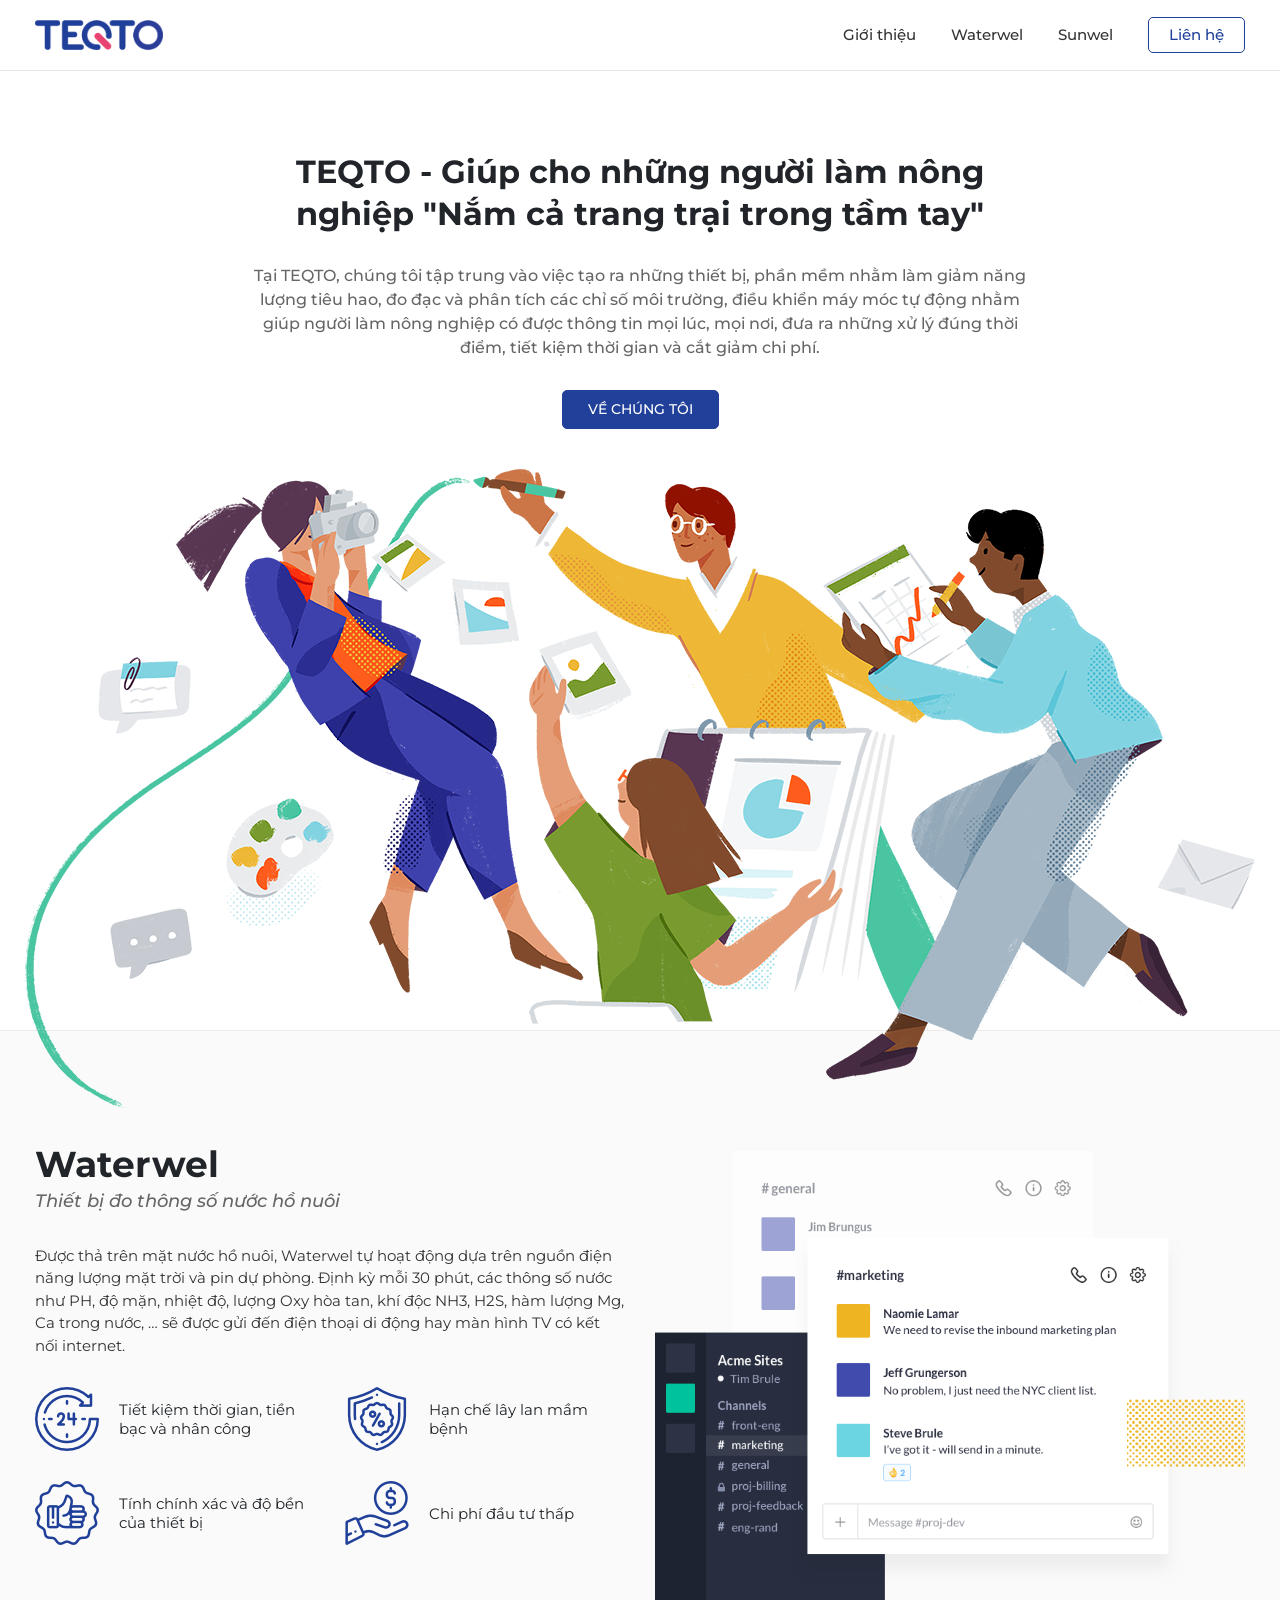
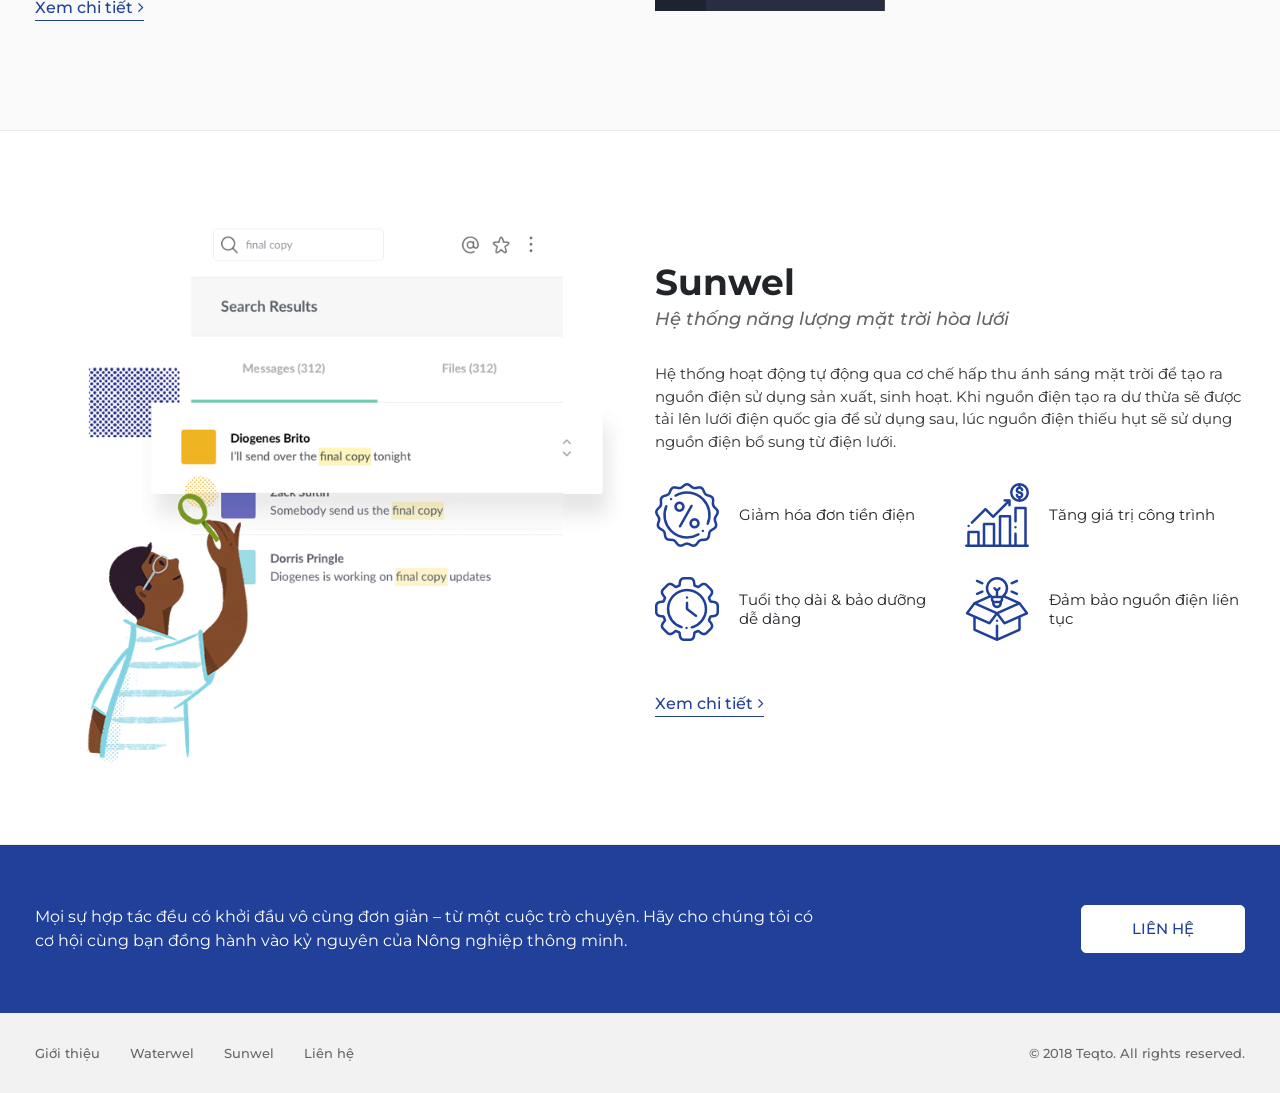
<file: html/index.html>
<!DOCTYPE html><!--[if lt IE 9]>
<html class='lt-ie9 no-js' lang='en'>
<![endif]-->
<!--[if gte IE 9]><!-->
<html class="no-js" lang="en">
<!--<![endif]-->
<html dir="ltr" lang="en">
  <head>
    <meta charset="utf-8">
    <meta http-equiv="X-UA-Compatible" content="IE=edge,chrome=1">
    <meta name="viewport" content="width=device-width,initial-scale=1,minimum-scale=1,maximum-scale=1,user-scalable=no">
    <meta name="format-detection" content="telephone=no">
    <meta name="msapplication-tap-highlight" content="no">
    <title>TEQTO</title>
    <link rel="shortcut icon" href="img/favicon.png">
    <link rel="apple-touch-icon" sizes="57x57" href="img/favicon/apple-icon-57x57.png">
    <link rel="apple-touch-icon" sizes="60x60" href="img/favicon/apple-icon-60x60.png">
    <link rel="apple-touch-icon" sizes="72x72" href="img/favicon/apple-icon-72x72.png">
    <link rel="apple-touch-icon" sizes="76x76" href="img/favicon/apple-icon-76x76.png">
    <link rel="apple-touch-icon" sizes="114x114" href="img/favicon/apple-icon-114x114.png">
    <link rel="apple-touch-icon" sizes="120x120" href="img/favicon/apple-icon-120x120.png">
    <link rel="apple-touch-icon" sizes="144x144" href="img/favicon/apple-icon-144x144.png">
    <link rel="apple-touch-icon" sizes="152x152" href="img/favicon/apple-icon-152x152.png">
    <link rel="apple-touch-icon" sizes="180x180" href="img/favicon/apple-icon-180x180.png">
    <link rel="icon" type="image/png" sizes="192x192" href="img/favicon/android-icon-192x192.png">
    <link rel="icon" type="image/png" sizes="32x32" href="img/favicon/favicon-32x32.png">
    <link rel="icon" type="image/png" sizes="96x96" href="img/favicon/favicon-96x96.png">
    <link rel="icon" type="image/png" sizes="16x16" href="img/favicon/favicon-16x16.png">
    <link rel="manifest" href="img/favicon/manifest.json">
    <meta name="msapplication-TileColor" content="#ffffff">
    <meta name="msapplication-TileImage" content="img/favicon/ms-icon-144x144.png">
    <meta name="theme-color" content="#ffffff">
    <!-- inject:css -->
    <link rel="stylesheet" href="css/addons.css">
    <link rel="stylesheet" href="css/main.css">
    <link rel="stylesheet" href="fonts/material-icons.css">
    <!-- endinject -->
  </head>
  <body class="homepage">
    <div class="fullpage">
      <header>
        <div class="container">
          <div class="header-main">
            <div class="sitelogo"><a href="index.html"><img src="img/logo.png" alt=""></a></div>
            <div class="btn-showmenu"><i class="material-icons">menu</i></div>
            <nav class="menu">
              <div class="menu-logo">
                <div class="sitelogo"><a href="index.html"><img src="img/logo.png" alt=""></a></div>
                <div class="btn-closemenu"><i class="material-icons">close</i></div>
              </div>
              <ul class="menu-link">
                <li><a href="gioithieu.html">Giới thiệu</a></li>
                <li><a href="water.html">Waterwel</a></li>
                <li><a href="sun.html">Sunwel</a></li>
                <li><a href="lienhe.html">Liên hệ</a></li>
              </ul>
            </nav>
          </div>
        </div>
      </header>
      <main>
        <section class="home-banner">
          <div class="container">
            <h1 class="banner-caption">TEQTO - Giúp cho những người làm nông nghiệp "Nắm cả trang trại trong tầm tay"</h1>
            <div class="banner-content">Tại TEQTO, chúng tôi tập trung vào việc tạo ra những thiết bị, phần mềm nhằm làm giảm năng lượng tiêu hao, đo đạc và phân tích các chỉ số môi trường, điều khiển máy móc tự động nhằm giúp người làm nông nghiệp có được thông tin mọi lúc, mọi nơi, đưa ra những xử lý đúng thời điểm, tiết kiệm thời gian và cắt giảm chi phí.</div>
            <div class="btn-wrap"><a href="gioithieu.html" class="btn btn-primary">Về chúng tôi</a></div>
          </div>
          <div class="banner-img"><img src="img/home/1.png" alt=""></div>
        </section>
        <section class="home-product">
          <div class="container">
            <div class="row">
              <div class="col-12 col-lg-6 text">
                <div class="product-intro">
                  <h2 class="product-title">Waterwel</h2>
                  <div class="product-des">Thiết bị đo thông số nước hồ nuôi</div>
                  <div class="product-content">Được thả trên mặt nước hồ nuôi, Waterwel tự hoạt động dựa trên nguồn điện năng lượng mặt trời và pin dự phòng. Định kỳ mỗi 30 phút, các thông số nước như PH, độ mặn, nhiệt độ, lượng Oxy hòa tan, khí độc NH3, H2S, hàm lượng Mg, Ca trong nước, … sẽ được gửi đến điện thoại di động hay màn hình TV có kết nối internet.  </div>
                  <div class="product-feature">
                    <div class="row">
                      <div class="col-12 col-sm-6">
                        <div class="feature">
                          <figure>
                            <div class="feature-icon"><img src="img/feature/1.png" alt=""></div>
                            <figcaption>
                              <div class="feature-name">Tiết kiệm thời gian, tiền bạc và nhân công</div>
                            </figcaption>
                          </figure>
                        </div>
                      </div>
                      <div class="col-12 col-sm-6">
                        <div class="feature">
                          <figure>
                            <div class="feature-icon"><img src="img/feature/2.png" alt=""></div>
                            <figcaption>
                              <div class="feature-name">Hạn chế lây lan mầm bệnh</div>
                            </figcaption>
                          </figure>
                        </div>
                      </div>
                      <div class="col-12 col-sm-6">
                        <div class="feature">
                          <figure>
                            <div class="feature-icon"><img src="img/feature/3.png" alt=""></div>
                            <figcaption>
                              <div class="feature-name">Tính chính xác và độ bền của thiết bị</div>
                            </figcaption>
                          </figure>
                        </div>
                      </div>
                      <div class="col-12 col-sm-6">
                        <div class="feature">
                          <figure>
                            <div class="feature-icon"><img src="img/feature/4.png" alt=""></div>
                            <figcaption>
                              <div class="feature-name">Chi phí đầu tư thấp</div>
                            </figcaption>
                          </figure>
                        </div>
                      </div>
                    </div>
                  </div>
                  <div class="product-link"><a href="#!">Xem chi tiết</a></div>
                </div>
              </div>
              <div class="col-12 col-lg-6 img">
                <div class="product-img"><img src="img/home/2.png" alt=""></div>
              </div>
            </div>
          </div>
        </section>
        <section class="home-product s2">
          <div class="container">
            <div class="row">
              <div class="col-12 col-lg-6 text">
                <div class="product-intro">
                  <h2 class="product-title">Sunwel</h2>
                  <div class="product-des">Hệ thống năng lượng mặt trời hòa lưới</div>
                  <div class="product-content">Hệ thống hoạt động tự động qua cơ chế hấp thu ánh sáng mặt trời để tạo ra nguồn điện sử dụng sản xuất, sinh hoạt. Khi nguồn điện tạo ra dư thừa sẽ được tải lên lưới điện quốc gia để sử dụng sau, lúc nguồn điện thiếu hụt sẽ sử dụng nguồn điện bổ sung từ điện lưới.</div>
                  <div class="product-feature">
                    <div class="row">
                      <div class="col-12 col-sm-6">
                        <div class="feature">
                          <figure>
                            <div class="feature-icon"><img src="img/feature/a1.png" alt=""></div>
                            <figcaption>
                              <div class="feature-name">Giảm hóa đơn tiền điện</div>
                            </figcaption>
                          </figure>
                        </div>
                      </div>
                      <div class="col-12 col-sm-6">
                        <div class="feature">
                          <figure>
                            <div class="feature-icon"><img src="img/feature/a2.png" alt=""></div>
                            <figcaption>
                              <div class="feature-name">Tăng giá trị công trình</div>
                            </figcaption>
                          </figure>
                        </div>
                      </div>
                      <div class="col-12 col-sm-6">
                        <div class="feature">
                          <figure>
                            <div class="feature-icon"><img src="img/feature/a3.png" alt=""></div>
                            <figcaption>
                              <div class="feature-name">Tuổi thọ dài & bảo dưỡng dễ dàng</div>
                            </figcaption>
                          </figure>
                        </div>
                      </div>
                      <div class="col-12 col-sm-6">
                        <div class="feature">
                          <figure>
                            <div class="feature-icon"><img src="img/feature/a4.png" alt=""></div>
                            <figcaption>
                              <div class="feature-name">Đảm bảo nguồn điện liên tục</div>
                            </figcaption>
                          </figure>
                        </div>
                      </div>
                    </div>
                  </div>
                  <div class="product-link"><a href="#!">Xem chi tiết</a></div>
                </div>
              </div>
              <div class="col-12 col-lg-6 img">
                <div class="product-img"><img src="img/home/3.png" alt=""></div>
              </div>
            </div>
          </div>
        </section>
        <section class="home-contact">
          <div class="container">
            <div class="contact-wrap">
              <div class="contact-intro">Mọi sự hợp tác đều có khởi đầu vô cùng đơn giản – từ một cuộc trò chuyện. Hãy cho chúng tôi có cơ hội cùng bạn đồng hành vào kỷ nguyên của Nông nghiệp thông minh.</div>
              <div class="btn-wrap"><a href="lienhe.html" class="btn btn-white big">Liên hệ</a></div>
            </div>
          </div>
        </section>
      </main>
      <footer>
        <div class="container">
          <div class="footer-wrap">
            <nav class="footer-nav"><a href="gioithieu.html">Giới thiệu</a><a href="water.html">Waterwel</a><a href="sun.html">Sunwel</a><a href="lienhe.html">Liên hệ</a></nav>
            <div class="copyright">© 2018 Teqto.  All rights reserved.</div>
          </div>
        </div>
      </footer>
    </div>
    <script src="https://ajax.googleapis.com/ajax/libs/jquery/3.2.1/jquery.min.js"></script>
    <!-- inject:js -->
    <script src="js/addons.js"></script>
    <script src="js/main.js"></script>
    <!-- endinject -->
  </body>
</html></html>
</file>
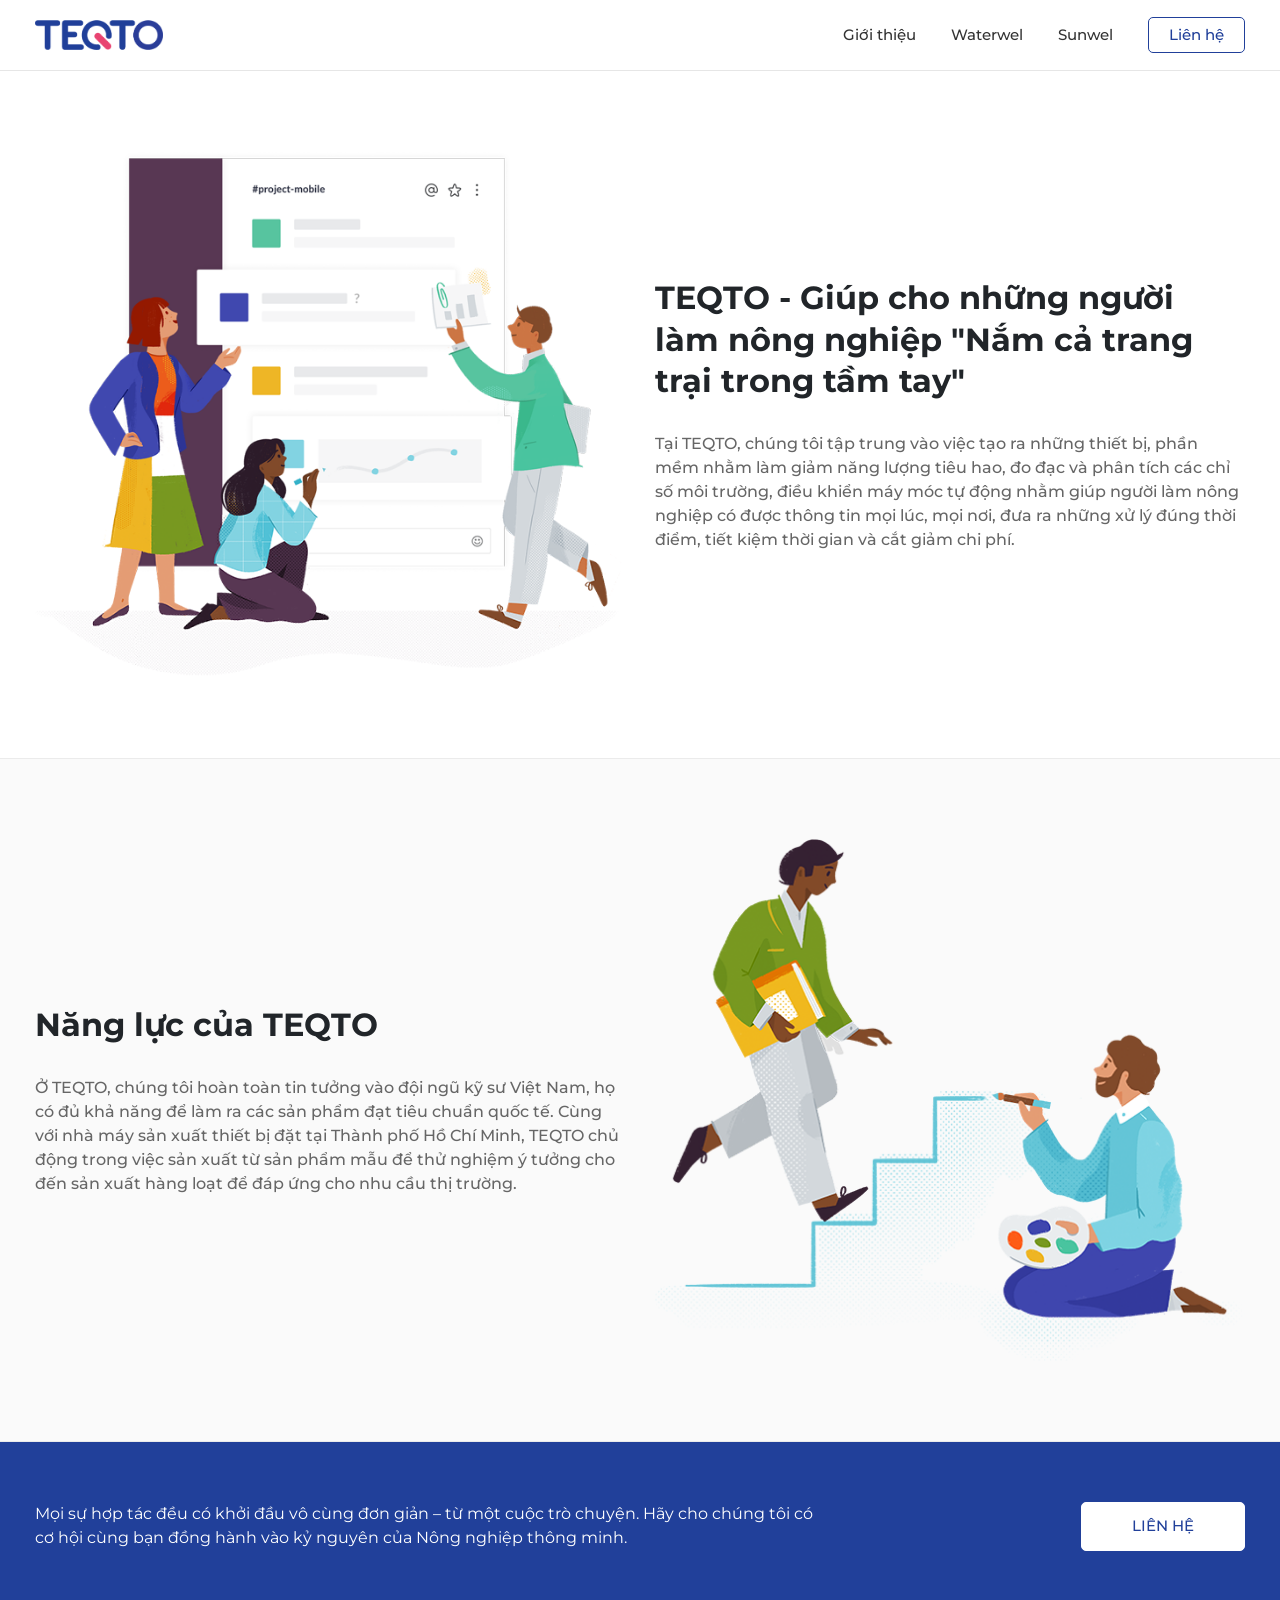
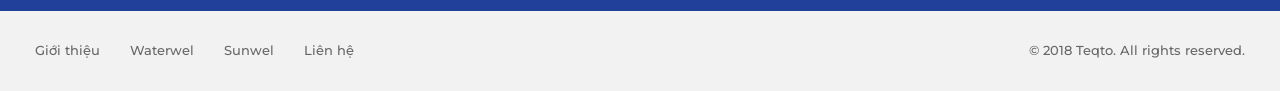
<file: html/gioithieu.html>
<!DOCTYPE html><!--[if lt IE 9]>
<html class='lt-ie9 no-js' lang='en'>
<![endif]-->
<!--[if gte IE 9]><!-->
<html class="no-js" lang="en">
<!--<![endif]-->
<html dir="ltr" lang="en">
  <head>
    <meta charset="utf-8">
    <meta http-equiv="X-UA-Compatible" content="IE=edge,chrome=1">
    <meta name="viewport" content="width=device-width,initial-scale=1,minimum-scale=1,maximum-scale=1,user-scalable=no">
    <meta name="format-detection" content="telephone=no">
    <meta name="msapplication-tap-highlight" content="no">
    <title>TEQTO</title>
    <link rel="shortcut icon" href="img/favicon.png">
    <link rel="apple-touch-icon" sizes="57x57" href="img/favicon/apple-icon-57x57.png">
    <link rel="apple-touch-icon" sizes="60x60" href="img/favicon/apple-icon-60x60.png">
    <link rel="apple-touch-icon" sizes="72x72" href="img/favicon/apple-icon-72x72.png">
    <link rel="apple-touch-icon" sizes="76x76" href="img/favicon/apple-icon-76x76.png">
    <link rel="apple-touch-icon" sizes="114x114" href="img/favicon/apple-icon-114x114.png">
    <link rel="apple-touch-icon" sizes="120x120" href="img/favicon/apple-icon-120x120.png">
    <link rel="apple-touch-icon" sizes="144x144" href="img/favicon/apple-icon-144x144.png">
    <link rel="apple-touch-icon" sizes="152x152" href="img/favicon/apple-icon-152x152.png">
    <link rel="apple-touch-icon" sizes="180x180" href="img/favicon/apple-icon-180x180.png">
    <link rel="icon" type="image/png" sizes="192x192" href="img/favicon/android-icon-192x192.png">
    <link rel="icon" type="image/png" sizes="32x32" href="img/favicon/favicon-32x32.png">
    <link rel="icon" type="image/png" sizes="96x96" href="img/favicon/favicon-96x96.png">
    <link rel="icon" type="image/png" sizes="16x16" href="img/favicon/favicon-16x16.png">
    <link rel="manifest" href="img/favicon/manifest.json">
    <meta name="msapplication-TileColor" content="#ffffff">
    <meta name="msapplication-TileImage" content="img/favicon/ms-icon-144x144.png">
    <meta name="theme-color" content="#ffffff">
    <!-- inject:css -->
    <link rel="stylesheet" href="css/addons.css">
    <link rel="stylesheet" href="css/main.css">
    <link rel="stylesheet" href="fonts/material-icons.css">
    <!-- endinject -->
  </head>
  <body class="default">
    <div class="fullpage">
      <header>
        <div class="container">
          <div class="header-main">
            <div class="sitelogo"><a href="index.html"><img src="img/logo.png" alt=""></a></div>
            <div class="btn-showmenu"><i class="material-icons">menu</i></div>
            <nav class="menu">
              <div class="menu-logo">
                <div class="sitelogo"><a href="index.html"><img src="img/logo.png" alt=""></a></div>
                <div class="btn-closemenu"><i class="material-icons">close</i></div>
              </div>
              <ul class="menu-link">
                <li><a href="gioithieu.html">Giới thiệu</a></li>
                <li><a href="water.html">Waterwel</a></li>
                <li><a href="sun.html">Sunwel</a></li>
                <li><a href="lienhe.html">Liên hệ</a></li>
              </ul>
            </nav>
          </div>
        </div>
      </header>
      <main>
        <section class="about-section">
          <div class="container">
            <div class="row">
              <div class="col-12 col-lg-6 img">
                <div class="about-img"><img src="img/about/1.png" alt=""></div>
              </div>
              <div class="col-12 col-lg-6 text">
                <div class="about-intro">
                  <h1 class="about-title">TEQTO - Giúp cho những người làm nông nghiệp "Nắm cả trang trại trong tầm tay"</h1>
                  <div class="about-content">Tại TEQTO, chúng tôi tập trung vào việc tạo ra những thiết bị, phần mềm nhằm làm giảm năng lượng tiêu hao, đo đạc và phân tích các chỉ số môi trường, điều khiển máy móc tự động nhằm giúp người làm nông nghiệp có được thông tin mọi lúc, mọi nơi, đưa ra những xử lý đúng thời điểm, tiết kiệm thời gian và cắt giảm chi phí.</div>
                </div>
              </div>
            </div>
          </div>
        </section>
        <section class="about-section s2">
          <div class="container">
            <div class="row">
              <div class="col-12 col-lg-6 img">
                <div class="about-img"><img src="img/about/2.png" alt=""></div>
              </div>
              <div class="col-12 col-lg-6 text">
                <div class="about-intro">
                  <h2 class="about-title">Năng lực của TEQTO</h2>
                  <div class="about-content">Ở TEQTO, chúng tôi hoàn toàn tin tưởng vào đội ngũ kỹ sư Việt Nam, họ có đủ khả năng để làm ra các sản phẩm đạt tiêu chuẩn quốc tế. Cùng với nhà máy sản xuất thiết bị đặt tại Thành phố Hồ Chí Minh, TEQTO chủ động trong việc sản xuất từ sản phẩm mẫu để thử nghiệm ý tưởng cho đến sản xuất hàng loạt để đáp ứng cho nhu cầu thị trường.</div>
                </div>
              </div>
            </div>
          </div>
        </section>
        <section class="home-contact">
          <div class="container">
            <div class="contact-wrap">
              <div class="contact-intro">Mọi sự hợp tác đều có khởi đầu vô cùng đơn giản – từ một cuộc trò chuyện. Hãy cho chúng tôi có cơ hội cùng bạn đồng hành vào kỷ nguyên của Nông nghiệp thông minh.</div>
              <div class="btn-wrap"><a href="lienhe.html" class="btn btn-white big">Liên hệ</a></div>
            </div>
          </div>
        </section>
      </main>
      <footer>
        <div class="container">
          <div class="footer-wrap">
            <nav class="footer-nav"><a href="gioithieu.html">Giới thiệu</a><a href="water.html">Waterwel</a><a href="sun.html">Sunwel</a><a href="lienhe.html">Liên hệ</a></nav>
            <div class="copyright">© 2018 Teqto.  All rights reserved.</div>
          </div>
        </div>
      </footer>
    </div>
    <script src="https://ajax.googleapis.com/ajax/libs/jquery/3.2.1/jquery.min.js"></script>
    <!-- inject:js -->
    <script src="js/addons.js"></script>
    <script src="js/main.js"></script>
    <!-- endinject -->
  </body>
</html></html>
</file>
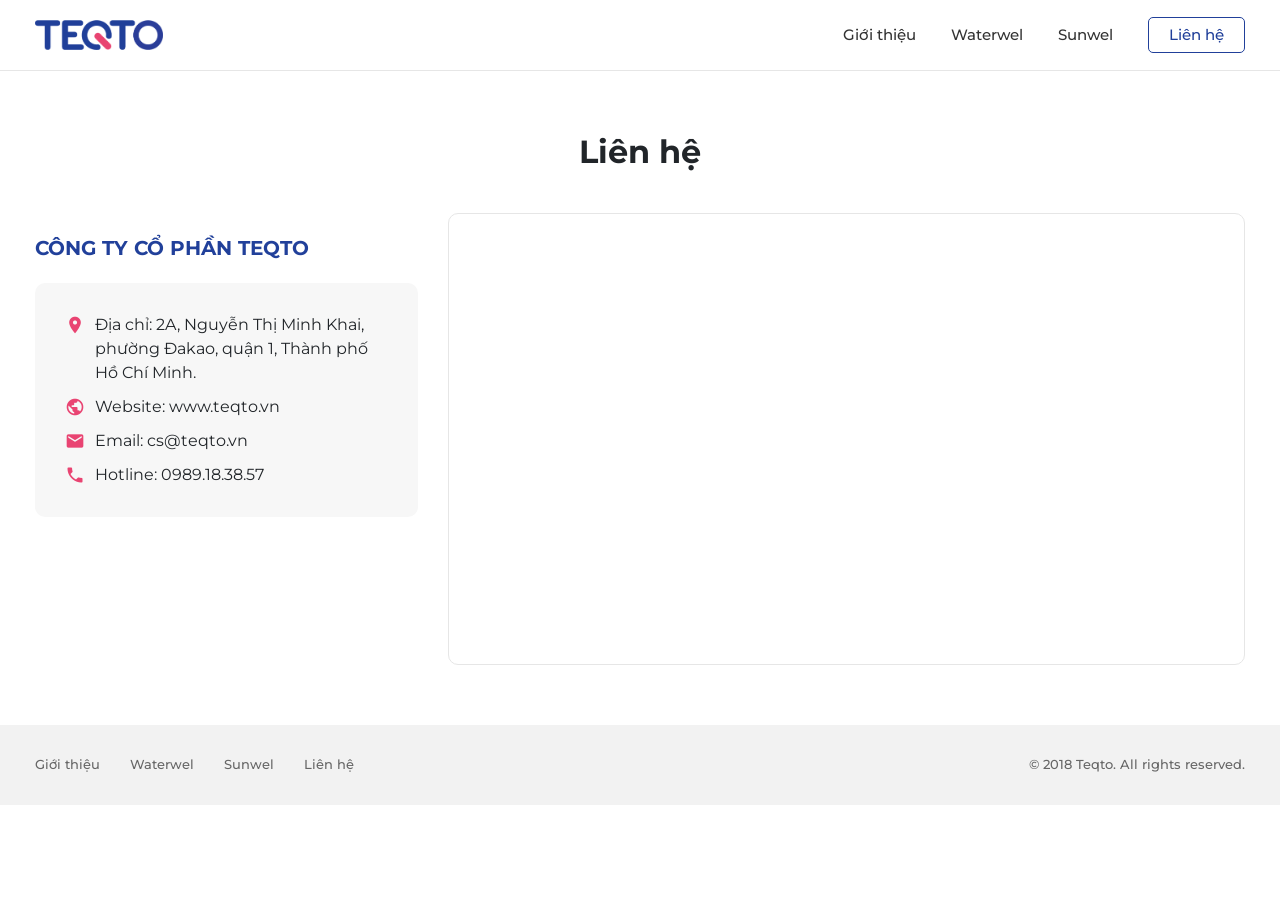
<file: html/lienhe.html>
<!DOCTYPE html><!--[if lt IE 9]>
<html class='lt-ie9 no-js' lang='en'>
<![endif]-->
<!--[if gte IE 9]><!-->
<html class="no-js" lang="en">
<!--<![endif]-->
<html dir="ltr" lang="en">
  <head>
    <meta charset="utf-8">
    <meta http-equiv="X-UA-Compatible" content="IE=edge,chrome=1">
    <meta name="viewport" content="width=device-width,initial-scale=1,minimum-scale=1,maximum-scale=1,user-scalable=no">
    <meta name="format-detection" content="telephone=no">
    <meta name="msapplication-tap-highlight" content="no">
    <title>TEQTO</title>
    <link rel="shortcut icon" href="img/favicon.png">
    <link rel="apple-touch-icon" sizes="57x57" href="img/favicon/apple-icon-57x57.png">
    <link rel="apple-touch-icon" sizes="60x60" href="img/favicon/apple-icon-60x60.png">
    <link rel="apple-touch-icon" sizes="72x72" href="img/favicon/apple-icon-72x72.png">
    <link rel="apple-touch-icon" sizes="76x76" href="img/favicon/apple-icon-76x76.png">
    <link rel="apple-touch-icon" sizes="114x114" href="img/favicon/apple-icon-114x114.png">
    <link rel="apple-touch-icon" sizes="120x120" href="img/favicon/apple-icon-120x120.png">
    <link rel="apple-touch-icon" sizes="144x144" href="img/favicon/apple-icon-144x144.png">
    <link rel="apple-touch-icon" sizes="152x152" href="img/favicon/apple-icon-152x152.png">
    <link rel="apple-touch-icon" sizes="180x180" href="img/favicon/apple-icon-180x180.png">
    <link rel="icon" type="image/png" sizes="192x192" href="img/favicon/android-icon-192x192.png">
    <link rel="icon" type="image/png" sizes="32x32" href="img/favicon/favicon-32x32.png">
    <link rel="icon" type="image/png" sizes="96x96" href="img/favicon/favicon-96x96.png">
    <link rel="icon" type="image/png" sizes="16x16" href="img/favicon/favicon-16x16.png">
    <link rel="manifest" href="img/favicon/manifest.json">
    <meta name="msapplication-TileColor" content="#ffffff">
    <meta name="msapplication-TileImage" content="img/favicon/ms-icon-144x144.png">
    <meta name="theme-color" content="#ffffff">
    <!-- inject:css -->
    <link rel="stylesheet" href="css/addons.css">
    <link rel="stylesheet" href="css/main.css">
    <link rel="stylesheet" href="fonts/material-icons.css">
    <!-- endinject -->
  </head>
  <body class="default">
    <div class="fullpage">
      <header>
        <div class="container">
          <div class="header-main">
            <div class="sitelogo"><a href="index.html"><img src="img/logo.png" alt=""></a></div>
            <div class="btn-showmenu"><i class="material-icons">menu</i></div>
            <nav class="menu">
              <div class="menu-logo">
                <div class="sitelogo"><a href="index.html"><img src="img/logo.png" alt=""></a></div>
                <div class="btn-closemenu"><i class="material-icons">close</i></div>
              </div>
              <ul class="menu-link">
                <li><a href="gioithieu.html">Giới thiệu</a></li>
                <li><a href="water.html">Waterwel</a></li>
                <li><a href="sun.html">Sunwel</a></li>
                <li><a href="lienhe.html">Liên hệ</a></li>
              </ul>
            </nav>
          </div>
        </div>
      </header>
      <main>
        <section class="contact-page">
          <div class="container">
            <h1 class="home-title">Liên hệ</h1>
            <div class="row">
              <div class="col-12 col-md-5 col-lg-4">
                <div class="contact-info">
                  <h2 class="company">CÔNG TY CỔ PHẦN TEQTO</h2>
                  <ul>
                    <li><i class="material-icons">place</i>Địa chỉ: 2A, Nguyễn Thị Minh Khai, phường Đakao, quận 1, Thành phố Hồ Chí Minh.</li>
                    <li><i class="material-icons">public</i>Website: <a href="http://www.teqto.vn">www.teqto.vn</a></li>
                    <li><i class="material-icons">email</i>Email: <a href="mailto:cs@teqto.vn">cs@teqto.vn</a></li>
                    <li><i class="material-icons">phone</i>Hotline: <a href="tel:0989.18.38.57">0989.18.38.57</a></li>
                  </ul>
                </div>
              </div>
              <div class="col-12 col-md-7 col-lg-8">
                <div class="contact-map"><iframe src="https://www.google.com/maps/embed?pb=!1m18!1m12!1m3!1d3919.272410752614!2d106.70258361523138!3d10.790435861884525!2m3!1f0!2f0!3f0!3m2!1i1024!2i768!4f13.1!3m3!1m2!1s0x317528b496fbe4cd%3A0x8cf1329caa4ba12f!2zMkEgTmd1eeG7hW4gVGjhu4sgTWluaCBLaGFpLCDEkGEgS2FvLCBRdeG6rW4gMSwgSOG7kyBDaMOtIE1pbmgsIFZp4buHdCBOYW0!5e0!3m2!1svi!2s!4v1524042144911" width="100%" height="450" frameborder="0" style="border:0" allowfullscreen></iframe></div>
              </div>
            </div>
          </div>
        </section>
      </main>
      <footer>
        <div class="container">
          <div class="footer-wrap">
            <nav class="footer-nav"><a href="gioithieu.html">Giới thiệu</a><a href="water.html">Waterwel</a><a href="sun.html">Sunwel</a><a href="lienhe.html">Liên hệ</a></nav>
            <div class="copyright">© 2018 Teqto.  All rights reserved.</div>
          </div>
        </div>
      </footer>
    </div>
    <script src="https://ajax.googleapis.com/ajax/libs/jquery/3.2.1/jquery.min.js"></script>
    <!-- inject:js -->
    <script src="js/addons.js"></script>
    <script src="js/main.js"></script>
    <!-- endinject -->
  </body>
</html></html>
</file>
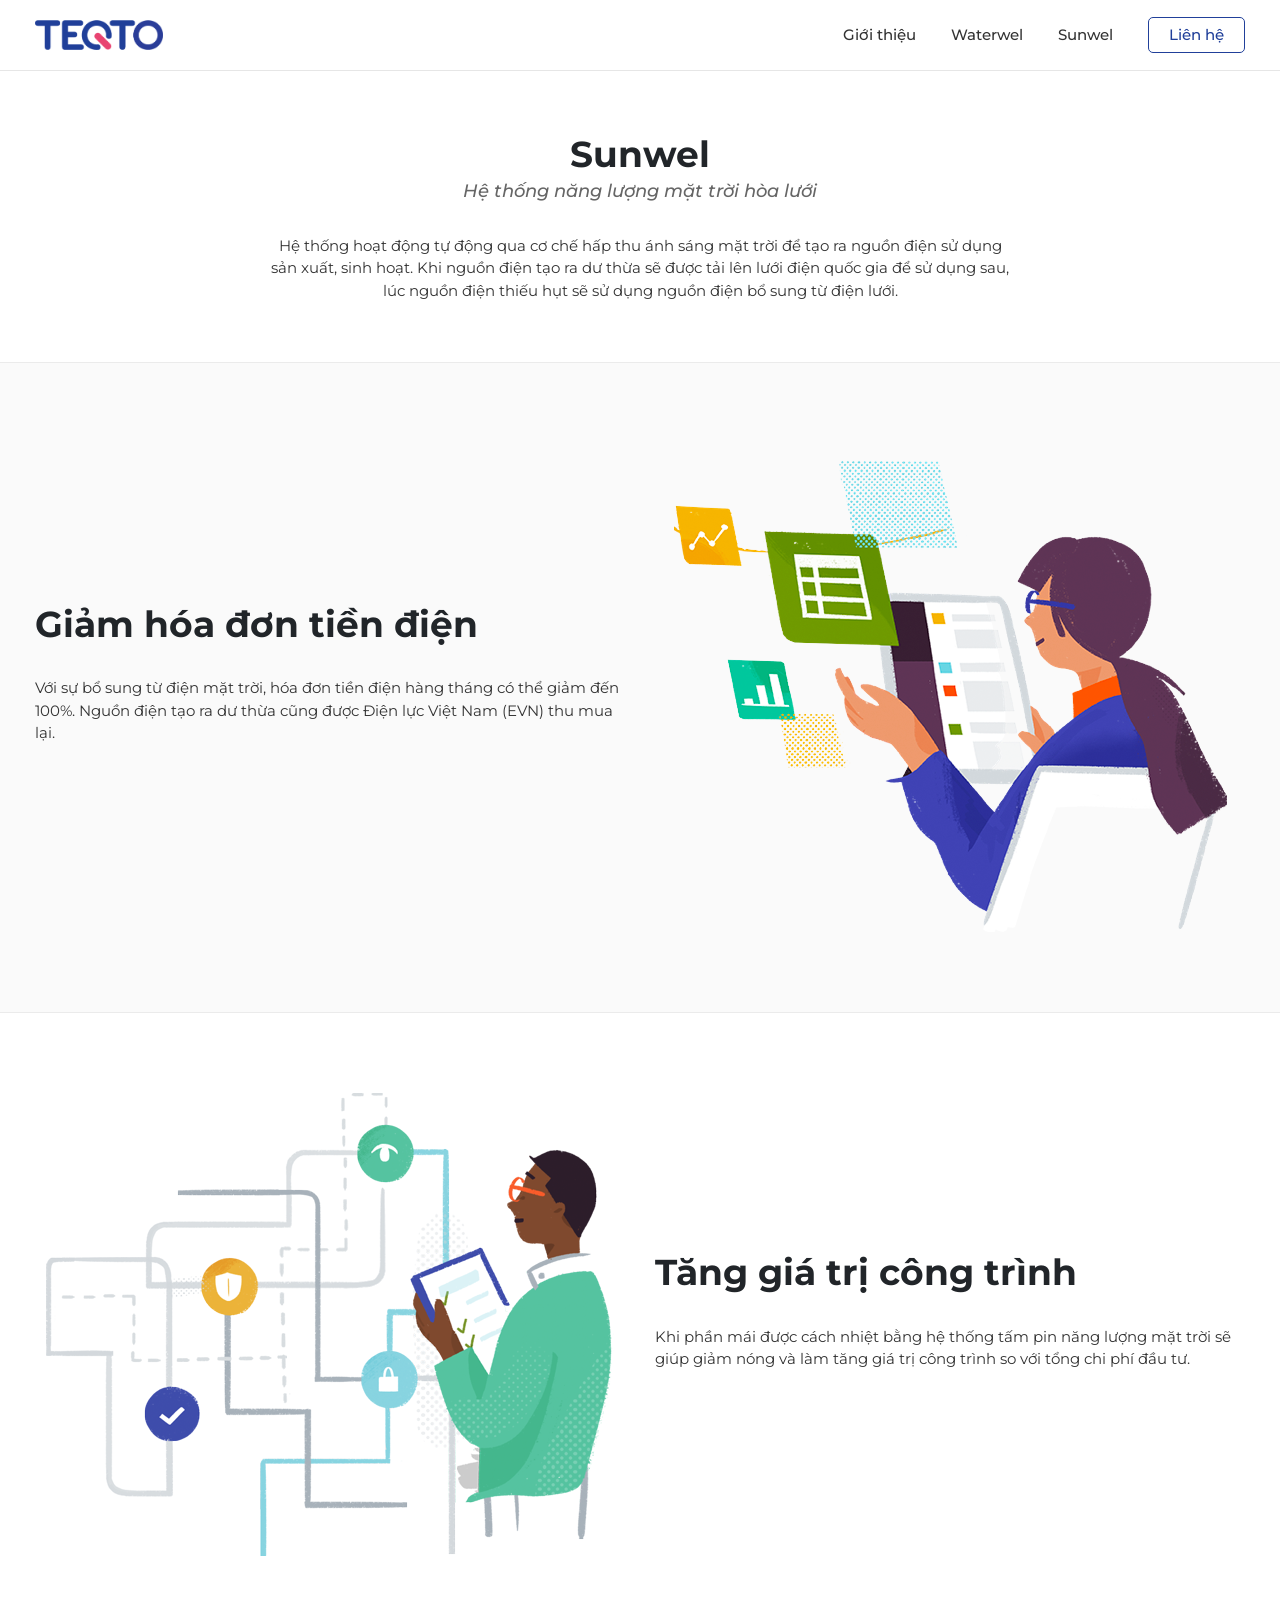
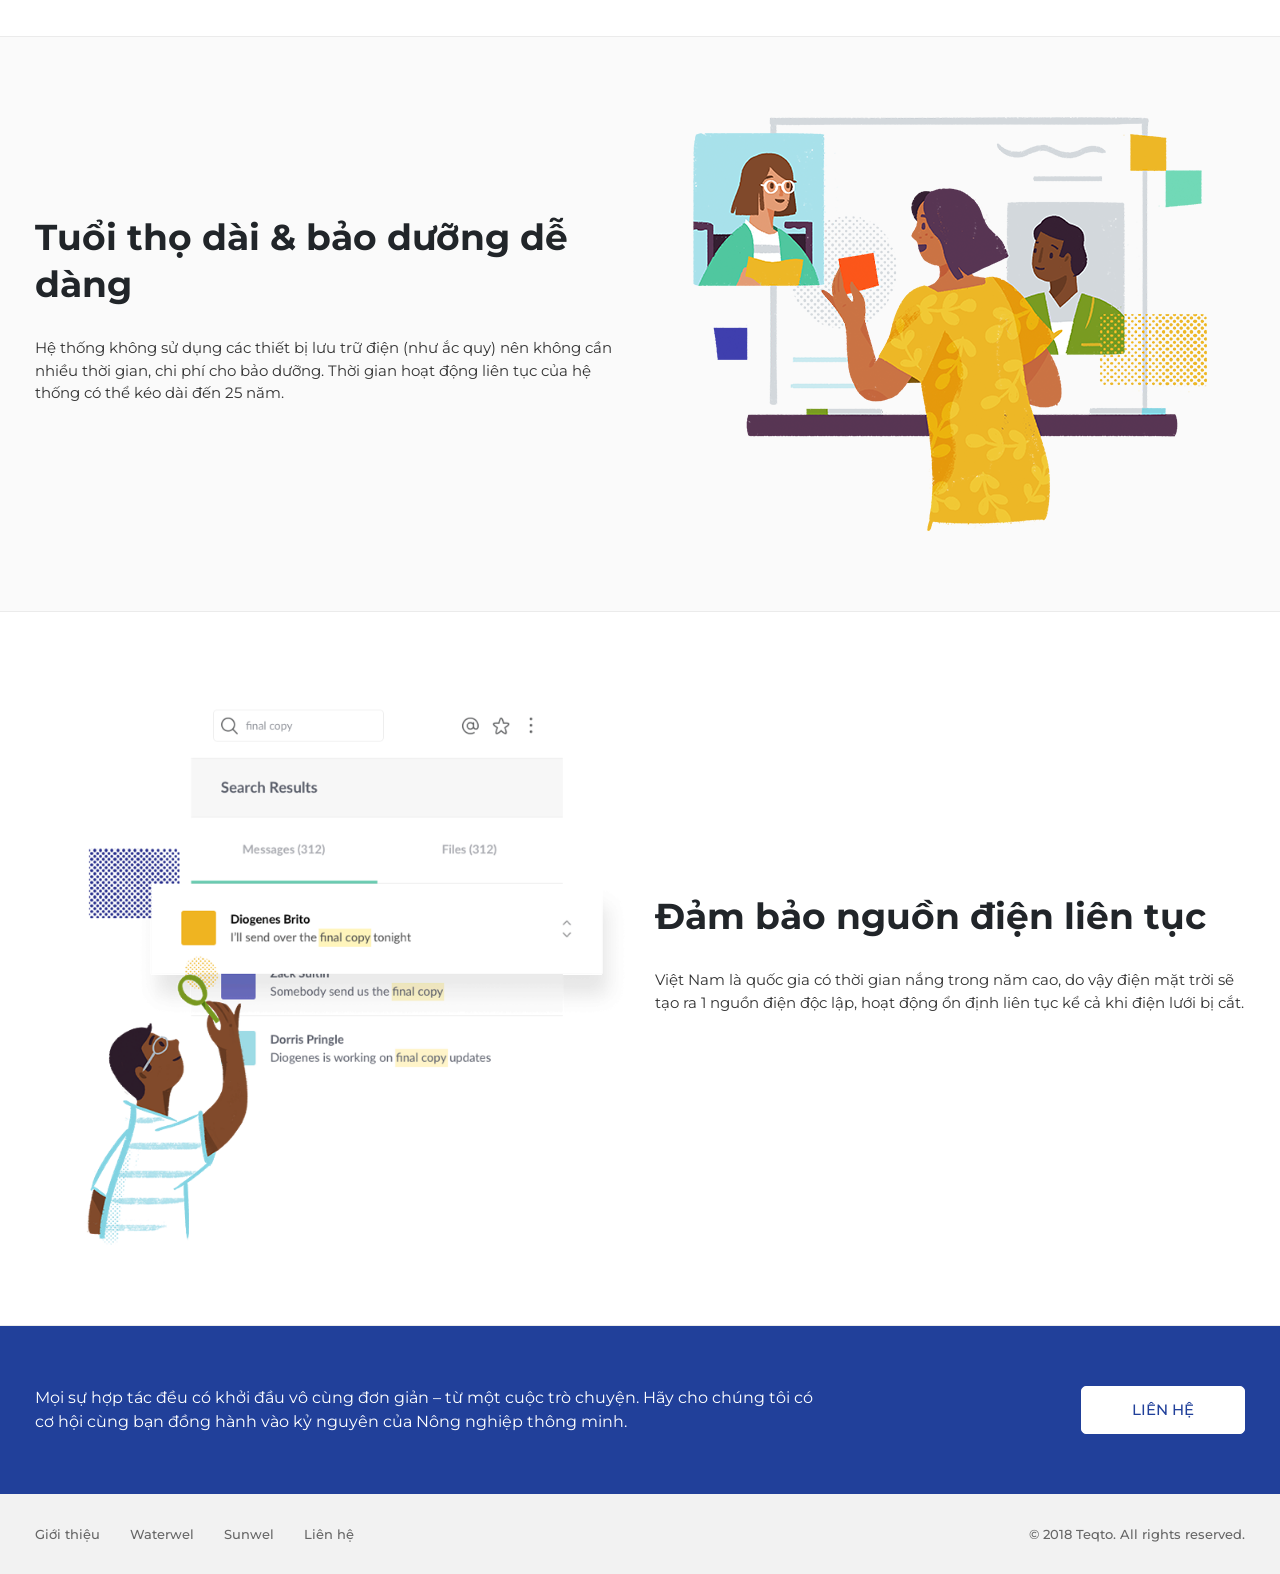
<file: html/sun.html>
<!DOCTYPE html><!--[if lt IE 9]>
<html class='lt-ie9 no-js' lang='en'>
<![endif]-->
<!--[if gte IE 9]><!-->
<html class="no-js" lang="en">
<!--<![endif]-->
<html dir="ltr" lang="en">
  <head>
    <meta charset="utf-8">
    <meta http-equiv="X-UA-Compatible" content="IE=edge,chrome=1">
    <meta name="viewport" content="width=device-width,initial-scale=1,minimum-scale=1,maximum-scale=1,user-scalable=no">
    <meta name="format-detection" content="telephone=no">
    <meta name="msapplication-tap-highlight" content="no">
    <title>TEQTO</title>
    <link rel="shortcut icon" href="img/favicon.png">
    <link rel="apple-touch-icon" sizes="57x57" href="img/favicon/apple-icon-57x57.png">
    <link rel="apple-touch-icon" sizes="60x60" href="img/favicon/apple-icon-60x60.png">
    <link rel="apple-touch-icon" sizes="72x72" href="img/favicon/apple-icon-72x72.png">
    <link rel="apple-touch-icon" sizes="76x76" href="img/favicon/apple-icon-76x76.png">
    <link rel="apple-touch-icon" sizes="114x114" href="img/favicon/apple-icon-114x114.png">
    <link rel="apple-touch-icon" sizes="120x120" href="img/favicon/apple-icon-120x120.png">
    <link rel="apple-touch-icon" sizes="144x144" href="img/favicon/apple-icon-144x144.png">
    <link rel="apple-touch-icon" sizes="152x152" href="img/favicon/apple-icon-152x152.png">
    <link rel="apple-touch-icon" sizes="180x180" href="img/favicon/apple-icon-180x180.png">
    <link rel="icon" type="image/png" sizes="192x192" href="img/favicon/android-icon-192x192.png">
    <link rel="icon" type="image/png" sizes="32x32" href="img/favicon/favicon-32x32.png">
    <link rel="icon" type="image/png" sizes="96x96" href="img/favicon/favicon-96x96.png">
    <link rel="icon" type="image/png" sizes="16x16" href="img/favicon/favicon-16x16.png">
    <link rel="manifest" href="img/favicon/manifest.json">
    <meta name="msapplication-TileColor" content="#ffffff">
    <meta name="msapplication-TileImage" content="img/favicon/ms-icon-144x144.png">
    <meta name="theme-color" content="#ffffff">
    <!-- inject:css -->
    <link rel="stylesheet" href="css/addons.css">
    <link rel="stylesheet" href="css/main.css">
    <link rel="stylesheet" href="fonts/material-icons.css">
    <!-- endinject -->
  </head>
  <body class="default">
    <div class="fullpage">
      <header>
        <div class="container">
          <div class="header-main">
            <div class="sitelogo"><a href="index.html"><img src="img/logo.png" alt=""></a></div>
            <div class="btn-showmenu"><i class="material-icons">menu</i></div>
            <nav class="menu">
              <div class="menu-logo">
                <div class="sitelogo"><a href="index.html"><img src="img/logo.png" alt=""></a></div>
                <div class="btn-closemenu"><i class="material-icons">close</i></div>
              </div>
              <ul class="menu-link">
                <li><a href="gioithieu.html">Giới thiệu</a></li>
                <li><a href="water.html">Waterwel</a></li>
                <li><a href="sun.html">Sunwel</a></li>
                <li><a href="lienhe.html">Liên hệ</a></li>
              </ul>
            </nav>
          </div>
        </div>
      </header>
      <main>
        <section class="product-page">
          <div class="container">
            <div class="product-intro">
              <h2 class="product-title">Sunwel</h2>
              <div class="product-des">Hệ thống năng lượng mặt trời hòa lưới</div>
              <div class="product-content">Hệ thống hoạt động tự động qua cơ chế hấp thu ánh sáng mặt trời để tạo ra nguồn điện sử dụng sản xuất, sinh hoạt. Khi nguồn điện tạo ra dư thừa sẽ được tải lên lưới điện quốc gia để sử dụng sau, lúc nguồn điện thiếu hụt sẽ sử dụng nguồn điện bổ sung từ điện lưới.</div>
            </div>
          </div>
        </section>
        <section class="home-product">
          <div class="container">
            <div class="row">
              <div class="col-12 col-lg-6 text">
                <div class="product-intro">
                  <h2 class="product-title s2">Giảm hóa đơn tiền điện</h2>
                  <div class="product-content">Với sự bổ sung từ điện mặt trời, hóa đơn tiền điện hàng tháng có thể giảm đến 100%. Nguồn điện tạo ra dư thừa cũng được Điện lực Việt Nam (EVN) thu mua lại.</div>
                </div>
              </div>
              <div class="col-12 col-lg-6 img">
                <div class="product-img"><img src="img/water/1.png" alt=""></div>
              </div>
            </div>
          </div>
        </section>
        <section class="home-product s2">
          <div class="container">
            <div class="row">
              <div class="col-12 col-lg-6 text">
                <div class="product-intro">
                  <h2 class="product-title s2">Tăng giá trị công trình</h2>
                  <div class="product-content">Khi phần mái được cách nhiệt bằng hệ thống tấm pin năng lượng mặt trời sẽ giúp giảm nóng và làm tăng giá trị công trình so với tổng chi phí đầu tư.</div>
                </div>
              </div>
              <div class="col-12 col-lg-6 img">
                <div class="product-img"><img src="img/water/2.png" alt=""></div>
              </div>
            </div>
          </div>
        </section>
        <section class="home-product">
          <div class="container">
            <div class="row">
              <div class="col-12 col-lg-6 text">
                <div class="product-intro">
                  <h2 class="product-title s2">Tuổi thọ dài & bảo dưỡng dễ dàng</h2>
                  <div class="product-content">Hệ thống không sử dụng các thiết bị lưu trữ điện (như ắc quy) nên không cần nhiều thời gian, chi phí cho bảo dưỡng. Thời gian hoạt động liên tục của hệ thống có thể kéo dài đến 25 năm.</div>
                </div>
              </div>
              <div class="col-12 col-lg-6 img">
                <div class="product-img"><img src="img/water/3.png" alt=""></div>
              </div>
            </div>
          </div>
        </section>
        <section class="home-product s2">
          <div class="container">
            <div class="row">
              <div class="col-12 col-lg-6 text">
                <div class="product-intro">
                  <h2 class="product-title s2">Đảm bảo nguồn điện liên tục</h2>
                  <div class="product-content">Việt Nam là quốc gia có thời gian nắng trong năm cao, do vậy điện mặt trời sẽ tạo ra 1 nguồn điện độc lập, hoạt động ổn định liên tục kể cả khi điện lưới bị cắt.</div>
                </div>
              </div>
              <div class="col-12 col-lg-6 img">
                <div class="product-img"><img src="img/home/3.png" alt=""></div>
              </div>
            </div>
          </div>
        </section>
        <section class="home-contact">
          <div class="container">
            <div class="contact-wrap">
              <div class="contact-intro">Mọi sự hợp tác đều có khởi đầu vô cùng đơn giản – từ một cuộc trò chuyện. Hãy cho chúng tôi có cơ hội cùng bạn đồng hành vào kỷ nguyên của Nông nghiệp thông minh.</div>
              <div class="btn-wrap"><a href="lienhe.html" class="btn btn-white big">Liên hệ</a></div>
            </div>
          </div>
        </section>
      </main>
      <footer>
        <div class="container">
          <div class="footer-wrap">
            <nav class="footer-nav"><a href="gioithieu.html">Giới thiệu</a><a href="water.html">Waterwel</a><a href="sun.html">Sunwel</a><a href="lienhe.html">Liên hệ</a></nav>
            <div class="copyright">© 2018 Teqto.  All rights reserved.</div>
          </div>
        </div>
      </footer>
    </div>
    <script src="https://ajax.googleapis.com/ajax/libs/jquery/3.2.1/jquery.min.js"></script>
    <!-- inject:js -->
    <script src="js/addons.js"></script>
    <script src="js/main.js"></script>
    <!-- endinject -->
  </body>
</html></html>
</file>
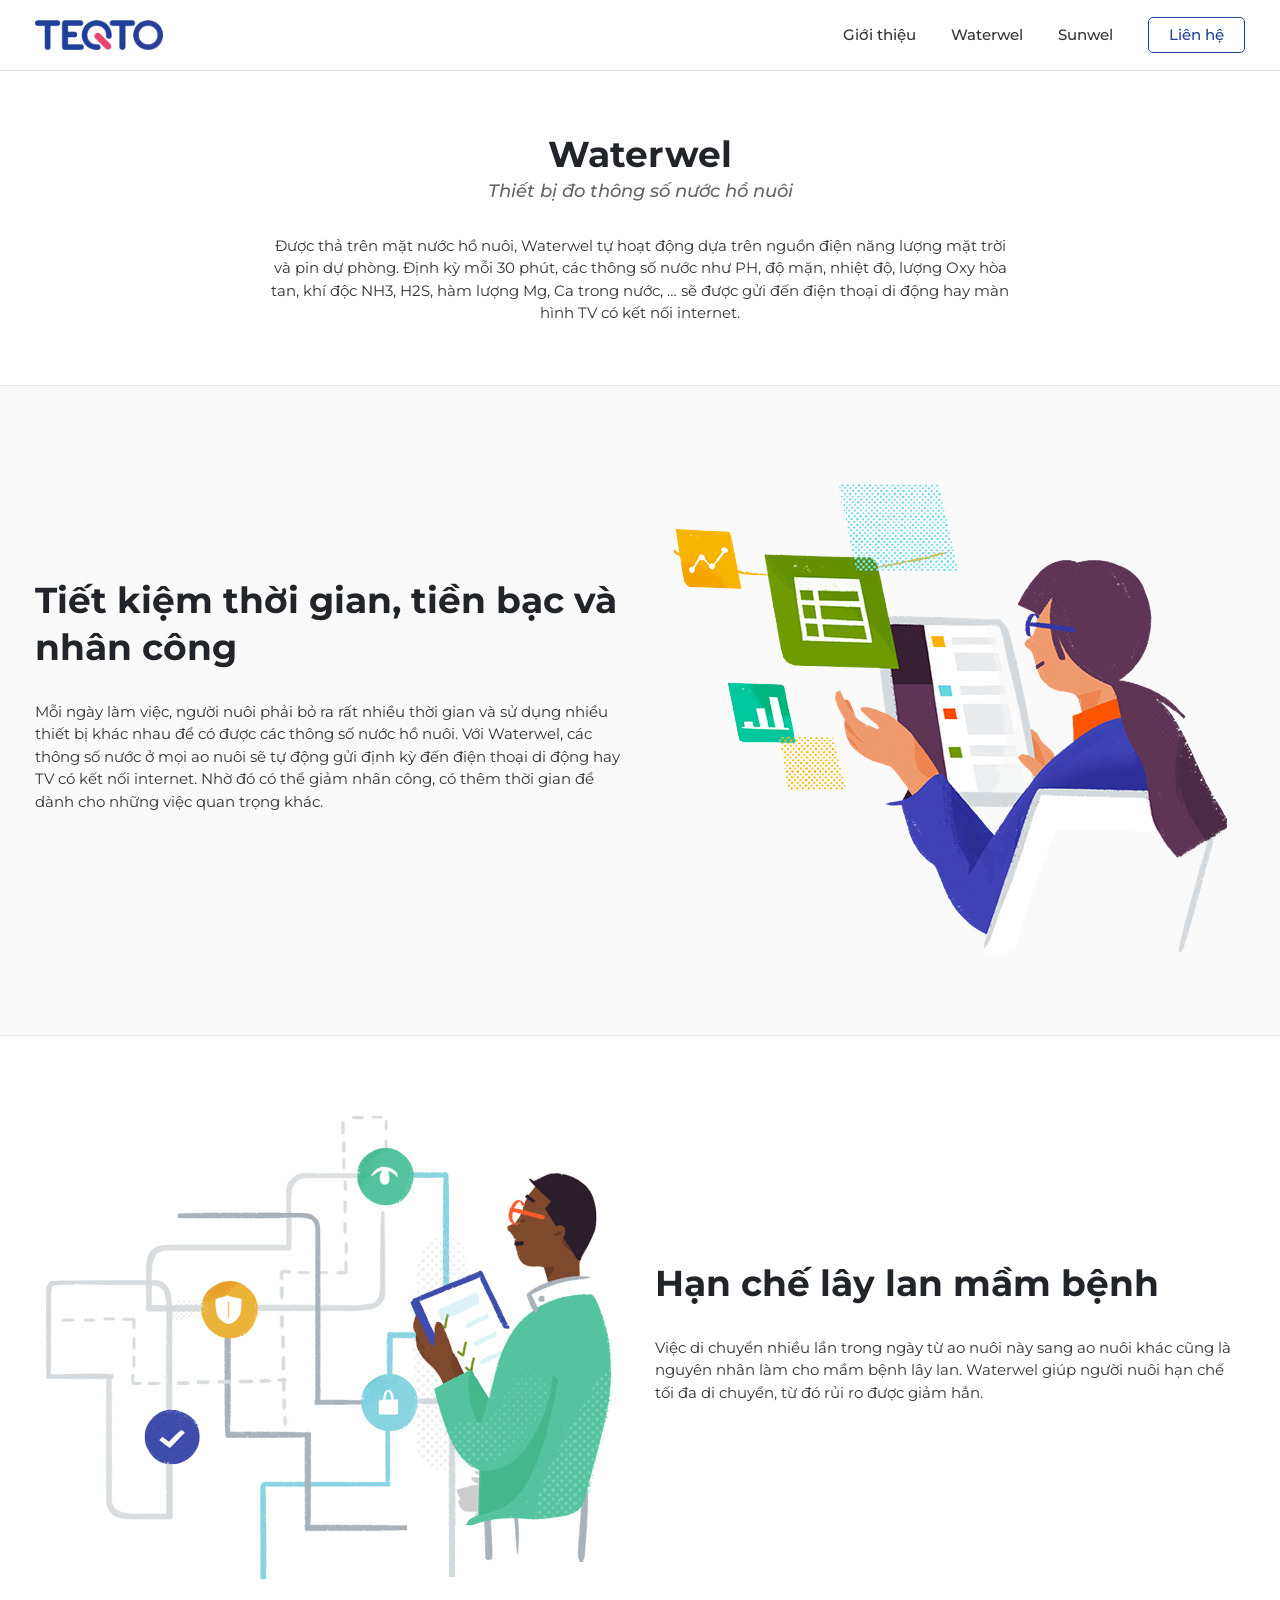
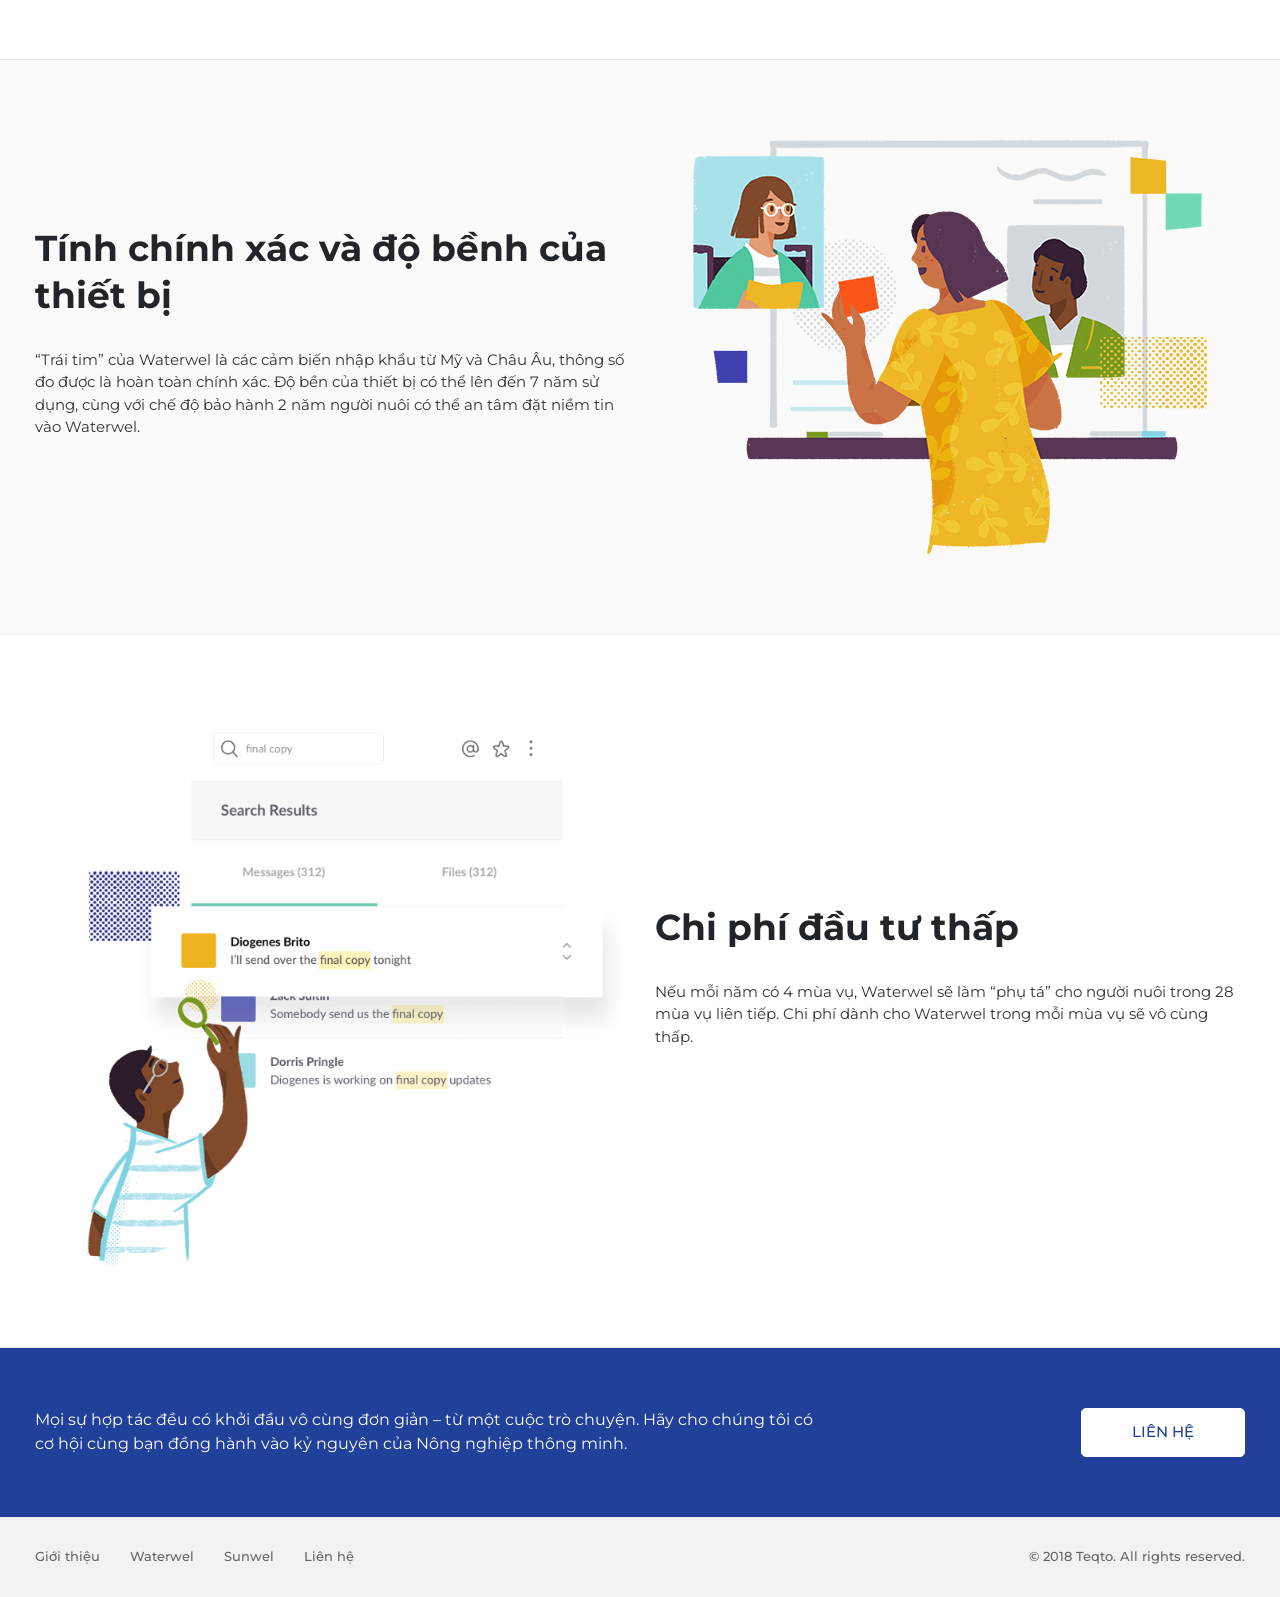
<file: html/water.html>
<!DOCTYPE html><!--[if lt IE 9]>
<html class='lt-ie9 no-js' lang='en'>
<![endif]-->
<!--[if gte IE 9]><!-->
<html class="no-js" lang="en">
<!--<![endif]-->
<html dir="ltr" lang="en">
  <head>
    <meta charset="utf-8">
    <meta http-equiv="X-UA-Compatible" content="IE=edge,chrome=1">
    <meta name="viewport" content="width=device-width,initial-scale=1,minimum-scale=1,maximum-scale=1,user-scalable=no">
    <meta name="format-detection" content="telephone=no">
    <meta name="msapplication-tap-highlight" content="no">
    <title>TEQTO</title>
    <link rel="shortcut icon" href="img/favicon.png">
    <link rel="apple-touch-icon" sizes="57x57" href="img/favicon/apple-icon-57x57.png">
    <link rel="apple-touch-icon" sizes="60x60" href="img/favicon/apple-icon-60x60.png">
    <link rel="apple-touch-icon" sizes="72x72" href="img/favicon/apple-icon-72x72.png">
    <link rel="apple-touch-icon" sizes="76x76" href="img/favicon/apple-icon-76x76.png">
    <link rel="apple-touch-icon" sizes="114x114" href="img/favicon/apple-icon-114x114.png">
    <link rel="apple-touch-icon" sizes="120x120" href="img/favicon/apple-icon-120x120.png">
    <link rel="apple-touch-icon" sizes="144x144" href="img/favicon/apple-icon-144x144.png">
    <link rel="apple-touch-icon" sizes="152x152" href="img/favicon/apple-icon-152x152.png">
    <link rel="apple-touch-icon" sizes="180x180" href="img/favicon/apple-icon-180x180.png">
    <link rel="icon" type="image/png" sizes="192x192" href="img/favicon/android-icon-192x192.png">
    <link rel="icon" type="image/png" sizes="32x32" href="img/favicon/favicon-32x32.png">
    <link rel="icon" type="image/png" sizes="96x96" href="img/favicon/favicon-96x96.png">
    <link rel="icon" type="image/png" sizes="16x16" href="img/favicon/favicon-16x16.png">
    <link rel="manifest" href="img/favicon/manifest.json">
    <meta name="msapplication-TileColor" content="#ffffff">
    <meta name="msapplication-TileImage" content="img/favicon/ms-icon-144x144.png">
    <meta name="theme-color" content="#ffffff">
    <!-- inject:css -->
    <link rel="stylesheet" href="css/addons.css">
    <link rel="stylesheet" href="css/main.css">
    <link rel="stylesheet" href="fonts/material-icons.css">
    <!-- endinject -->
  </head>
  <body class="default">
    <div class="fullpage">
      <header>
        <div class="container">
          <div class="header-main">
            <div class="sitelogo"><a href="index.html"><img src="img/logo.png" alt=""></a></div>
            <div class="btn-showmenu"><i class="material-icons">menu</i></div>
            <nav class="menu">
              <div class="menu-logo">
                <div class="sitelogo"><a href="index.html"><img src="img/logo.png" alt=""></a></div>
                <div class="btn-closemenu"><i class="material-icons">close</i></div>
              </div>
              <ul class="menu-link">
                <li><a href="gioithieu.html">Giới thiệu</a></li>
                <li><a href="water.html">Waterwel</a></li>
                <li><a href="sun.html">Sunwel</a></li>
                <li><a href="lienhe.html">Liên hệ</a></li>
              </ul>
            </nav>
          </div>
        </div>
      </header>
      <main>
        <section class="product-page">
          <div class="container">
            <div class="product-intro">
              <h2 class="product-title">Waterwel</h2>
              <div class="product-des">Thiết bị đo thông số nước hồ nuôi</div>
              <div class="product-content">Được thả trên mặt nước hồ nuôi, Waterwel tự hoạt động dựa trên nguồn điện năng lượng mặt trời và pin dự phòng. Định kỳ mỗi 30 phút, các thông số nước như PH, độ mặn, nhiệt độ, lượng Oxy hòa tan, khí độc NH3, H2S, hàm lượng Mg, Ca trong nước, … sẽ được gửi đến điện thoại di động hay màn hình TV có kết nối internet.  </div>
            </div>
          </div>
        </section>
        <section class="home-product">
          <div class="container">
            <div class="row">
              <div class="col-12 col-lg-6 text">
                <div class="product-intro">
                  <h2 class="product-title s2">Tiết kiệm thời gian, tiền bạc và nhân công</h2>
                  <div class="product-content">Mỗi ngày làm việc, người nuôi phải bỏ ra rất nhiều thời gian và sử dụng nhiều thiết bị khác nhau để có được các thông số nước hồ nuôi. Với Waterwel, các thông số nước ở mọi ao nuôi sẽ tự động gửi định kỳ đến điện thoại di động hay TV có kết nối internet. Nhờ đó có thể giảm nhân công, có thêm thời gian để dành cho những việc quan trọng khác.</div>
                </div>
              </div>
              <div class="col-12 col-lg-6 img">
                <div class="product-img"><img src="img/water/1.png" alt=""></div>
              </div>
            </div>
          </div>
        </section>
        <section class="home-product s2">
          <div class="container">
            <div class="row">
              <div class="col-12 col-lg-6 text">
                <div class="product-intro">
                  <h2 class="product-title s2">Hạn chế lây lan mầm bệnh</h2>
                  <div class="product-content">Việc di chuyển nhiều lần trong ngày từ ao nuôi này sang ao nuôi khác cũng là nguyên nhân làm cho mầm bệnh lây lan. Waterwel giúp người nuôi hạn chế tối đa di chuyển, từ đó rủi ro được giảm hẳn.</div>
                </div>
              </div>
              <div class="col-12 col-lg-6 img">
                <div class="product-img"><img src="img/water/2.png" alt=""></div>
              </div>
            </div>
          </div>
        </section>
        <section class="home-product">
          <div class="container">
            <div class="row">
              <div class="col-12 col-lg-6 text">
                <div class="product-intro">
                  <h2 class="product-title s2">Tính chính xác và độ bềnh của thiết bị</h2>
                  <div class="product-content">“Trái tim” của Waterwel là các cảm biến nhập khẩu từ Mỹ và Châu Âu, thông số đo được là hoàn toàn chính xác. Độ bền của thiết bị có thể lên đến 7 năm sử dụng, cùng với chế độ bảo hành 2 năm người nuôi có thể an tâm đặt niềm tin vào Waterwel.</div>
                </div>
              </div>
              <div class="col-12 col-lg-6 img">
                <div class="product-img"><img src="img/water/3.png" alt=""></div>
              </div>
            </div>
          </div>
        </section>
        <section class="home-product s2">
          <div class="container">
            <div class="row">
              <div class="col-12 col-lg-6 text">
                <div class="product-intro">
                  <h2 class="product-title s2">Chi phí đầu tư thấp</h2>
                  <div class="product-content">Nếu mỗi năm có 4 mùa vụ, Waterwel sẽ làm “phụ tá” cho người nuôi trong 28 mùa vụ liên tiếp. Chi phí dành cho Waterwel trong mỗi mùa vụ sẽ vô cùng thấp.</div>
                </div>
              </div>
              <div class="col-12 col-lg-6 img">
                <div class="product-img"><img src="img/home/3.png" alt=""></div>
              </div>
            </div>
          </div>
        </section>
        <section class="home-contact">
          <div class="container">
            <div class="contact-wrap">
              <div class="contact-intro">Mọi sự hợp tác đều có khởi đầu vô cùng đơn giản – từ một cuộc trò chuyện. Hãy cho chúng tôi có cơ hội cùng bạn đồng hành vào kỷ nguyên của Nông nghiệp thông minh.</div>
              <div class="btn-wrap"><a href="lienhe.html" class="btn btn-white big">Liên hệ</a></div>
            </div>
          </div>
        </section>
      </main>
      <footer>
        <div class="container">
          <div class="footer-wrap">
            <nav class="footer-nav"><a href="gioithieu.html">Giới thiệu</a><a href="water.html">Waterwel</a><a href="sun.html">Sunwel</a><a href="lienhe.html">Liên hệ</a></nav>
            <div class="copyright">© 2018 Teqto.  All rights reserved.</div>
          </div>
        </div>
      </footer>
    </div>
    <script src="https://ajax.googleapis.com/ajax/libs/jquery/3.2.1/jquery.min.js"></script>
    <!-- inject:js -->
    <script src="js/addons.js"></script>
    <script src="js/main.js"></script>
    <!-- endinject -->
  </body>
</html></html>
</file>
<file: html/fonts/material-icons.css>
@font-face {
  font-family: 'Material Icons';
  font-style: normal;
  font-weight: 400;
  src: url(MaterialIcons-Regular.eot); /* For IE6-8 */
  src: local('Material Icons'),
       local('MaterialIcons-Regular'),
       url(MaterialIcons-Regular.woff2) format('woff2'),
       url(MaterialIcons-Regular.woff) format('woff'),
       url(MaterialIcons-Regular.ttf) format('truetype');
}

.material-icons {
  font-family: 'Material Icons';
  font-weight: normal;
  font-style: normal;
  font-size: 24px;  /* Preferred icon size */
  display: inline-block;
  line-height: 1;
  text-transform: none;
  letter-spacing: normal;
  word-wrap: normal;
  white-space: nowrap;
  direction: ltr;

  /* Support for all WebKit browsers. */
  -webkit-font-smoothing: antialiased;
  /* Support for Safari and Chrome. */
  text-rendering: optimizeLegibility;

  /* Support for Firefox. */
  -moz-osx-font-smoothing: grayscale;

  /* Support for IE. */
  font-feature-settings: 'liga';
}
</file>
<file: html/css/addons.css>
@charset "UTF-8";

body.fancybox-active {
  overflow: hidden;
}

body.fancybox-iosfix {
  position: fixed;
  left: 0;
  right: 0;
}

.fancybox-is-hidden {
  position: absolute;
  top: -9999px;
  left: -9999px;
  visibility: hidden;
}

.fancybox-container {
  position: fixed;
  top: 0;
  left: 0;
  width: 100%;
  height: 100%;
  z-index: 99992;
  -webkit-tap-highlight-color: transparent;
  -webkit-backface-visibility: hidden;
  backface-visibility: hidden;
  -webkit-transform: translateZ(0);
  transform: translateZ(0);
  font-family: -apple-system, BlinkMacSystemFont, "Segoe UI", Roboto, "Helvetica Neue", Arial, sans-serif, "Apple Color Emoji", "Segoe UI Emoji", "Segoe UI Symbol";
}

.fancybox-outer,
.fancybox-inner,
.fancybox-bg,
.fancybox-stage {
  position: absolute;
  top: 0;
  right: 0;
  bottom: 0;
  left: 0;
}

.fancybox-outer {
  overflow-y: auto;
  -webkit-overflow-scrolling: touch;
}

.fancybox-bg {
  background: #1e1e1e;
  opacity: 0;
  transition-duration: inherit;
  transition-property: opacity;
  transition-timing-function: cubic-bezier(0.47, 0, 0.74, 0.71);
}

.fancybox-is-open .fancybox-bg {
  opacity: 0.87;
  transition-timing-function: cubic-bezier(0.22, 0.61, 0.36, 1);
}

.fancybox-infobar,
.fancybox-toolbar,
.fancybox-caption-wrap {
  position: absolute;
  direction: ltr;
  z-index: 99997;
  opacity: 0;
  visibility: hidden;
  transition: opacity .25s, visibility 0s linear .25s;
  box-sizing: border-box;
}

.fancybox-show-infobar .fancybox-infobar,
.fancybox-show-toolbar .fancybox-toolbar,
.fancybox-show-caption .fancybox-caption-wrap {
  opacity: 1;
  visibility: visible;
  transition: opacity .25s, visibility 0s;
}

.fancybox-infobar {
  top: 0;
  left: 0;
  font-size: 13px;
  padding: 0 10px;
  height: 44px;
  min-width: 44px;
  line-height: 44px;
  color: #ccc;
  text-align: center;
  pointer-events: none;
  -webkit-user-select: none;
  -moz-user-select: none;
  -ms-user-select: none;
  user-select: none;
  -webkit-touch-callout: none;
  -webkit-tap-highlight-color: transparent;
  -webkit-font-smoothing: subpixel-antialiased;
  mix-blend-mode: exclusion;
}

.fancybox-toolbar {
  top: 0;
  right: 0;
  margin: 0;
  padding: 0;
}

.fancybox-stage {
  overflow: hidden;
  direction: ltr;
  z-index: 99994;
  -webkit-transform: translate3d(0, 0, 0);
}

.fancybox-is-closing .fancybox-stage {
  overflow: visible;
}

.fancybox-slide {
  position: absolute;
  top: 0;
  left: 0;
  width: 100%;
  height: 100%;
  margin: 0;
  padding: 0;
  overflow: auto;
  outline: none;
  white-space: normal;
  box-sizing: border-box;
  text-align: center;
  z-index: 99994;
  -webkit-overflow-scrolling: touch;
  display: none;
  -webkit-backface-visibility: hidden;
  backface-visibility: hidden;
  transition-property: opacity, -webkit-transform;
  transition-property: transform, opacity;
  transition-property: transform, opacity, -webkit-transform;
}

.fancybox-slide::before {
  content: '';
  display: inline-block;
  vertical-align: middle;
  height: 100%;
  width: 0;
}

.fancybox-is-sliding .fancybox-slide,
.fancybox-slide--previous,
.fancybox-slide--current,
.fancybox-slide--next {
  display: block;
}

.fancybox-slide--image {
  overflow: visible;
}

.fancybox-slide--image::before {
  display: none;
}

.fancybox-slide--video .fancybox-content,
.fancybox-slide--video iframe {
  background: #000;
}

.fancybox-slide--map .fancybox-content,
.fancybox-slide--map iframe {
  background: #E5E3DF;
}

.fancybox-slide--next {
  z-index: 99995;
}

.fancybox-slide > * {
  display: inline-block;
  position: relative;
  padding: 24px;
  margin: 44px 0 44px;
  border-width: 0;
  vertical-align: middle;
  text-align: left;
  background-color: #fff;
  overflow: auto;
  box-sizing: border-box;
}

.fancybox-slide > title,
.fancybox-slide > style,
.fancybox-slide > meta,
.fancybox-slide > link,
.fancybox-slide > script,
.fancybox-slide > base {
  display: none;
}

.fancybox-slide .fancybox-image-wrap {
  position: absolute;
  top: 0;
  left: 0;
  margin: 0;
  padding: 0;
  border: 0;
  z-index: 99995;
  background: transparent;
  cursor: default;
  overflow: visible;
  -webkit-transform-origin: top left;
  -ms-transform-origin: top left;
  transform-origin: top left;
  background-size: 100% 100%;
  background-repeat: no-repeat;
  -webkit-backface-visibility: hidden;
  backface-visibility: hidden;
  -webkit-user-select: none;
  -moz-user-select: none;
  -ms-user-select: none;
  user-select: none;
  transition-property: opacity, -webkit-transform;
  transition-property: transform, opacity;
  transition-property: transform, opacity, -webkit-transform;
}

.fancybox-can-zoomOut .fancybox-image-wrap {
  cursor: -webkit-zoom-out;
  cursor: zoom-out;
}

.fancybox-can-zoomIn .fancybox-image-wrap {
  cursor: -webkit-zoom-in;
  cursor: zoom-in;
}

.fancybox-can-drag .fancybox-image-wrap {
  cursor: -webkit-grab;
  cursor: grab;
}

.fancybox-is-dragging .fancybox-image-wrap {
  cursor: -webkit-grabbing;
  cursor: grabbing;
}

.fancybox-image,
.fancybox-spaceball {
  position: absolute;
  top: 0;
  left: 0;
  width: 100%;
  height: 100%;
  margin: 0;
  padding: 0;
  border: 0;
  max-width: none;
  max-height: none;
  -webkit-user-select: none;
  -moz-user-select: none;
  -ms-user-select: none;
  user-select: none;
}

.fancybox-spaceball {
  z-index: 1;
}

.fancybox-slide--iframe .fancybox-content {
  padding: 0;
  width: 80%;
  height: 80%;
  max-width: calc(100% - 100px);
  max-height: calc(100% - 88px);
  overflow: visible;
  background: #fff;
}

.fancybox-iframe {
  display: block;
  margin: 0;
  padding: 0;
  border: 0;
  width: 100%;
  height: 100%;
  background: #fff;
}

.fancybox-error {
  margin: 0;
  padding: 40px;
  width: 100%;
  max-width: 380px;
  background: #fff;
  cursor: default;
}

.fancybox-error p {
  margin: 0;
  padding: 0;
  color: #444;
  font-size: 16px;
  line-height: 20px;
}

/* Buttons */

.fancybox-button {
  box-sizing: border-box;
  display: inline-block;
  vertical-align: top;
  width: 44px;
  height: 44px;
  margin: 0;
  padding: 10px;
  border: 0;
  border-radius: 0;
  background: rgba(30, 30, 30, 0.6);
  transition: color .3s ease;
  cursor: pointer;
  outline: none;
}

.fancybox-button,
.fancybox-button:visited,
.fancybox-button:link {
  color: #ccc;
}

.fancybox-button:focus,
.fancybox-button:hover {
  color: #fff;
}

.fancybox-button[disabled] {
  color: #ccc;
  cursor: default;
  opacity: 0.6;
}

.fancybox-button svg {
  display: block;
  position: relative;
  overflow: visible;
  shape-rendering: geometricPrecision;
}

.fancybox-button svg path {
  fill: currentColor;
  stroke: currentColor;
  stroke-linejoin: round;
  stroke-width: 3;
}

.fancybox-button--share svg path {
  stroke-width: 1;
}

.fancybox-button--play svg path:nth-child(2) {
  display: none;
}

.fancybox-button--pause svg path:nth-child(1) {
  display: none;
}

.fancybox-button--zoom svg path {
  fill: transparent;
}

/* Navigation arrows */

.fancybox-navigation {
  display: none;
}

.fancybox-show-nav .fancybox-navigation {
  display: block;
}

.fancybox-navigation button {
  position: absolute;
  top: 50%;
  margin: -50px 0 0 0;
  z-index: 99997;
  background: transparent;
  width: 60px;
  height: 100px;
  padding: 17px;
}

.fancybox-navigation button:before {
  content: "";
  position: absolute;
  top: 30px;
  right: 10px;
  width: 40px;
  height: 40px;
  background: rgba(30, 30, 30, 0.6);
}

.fancybox-navigation .fancybox-button--arrow_left {
  left: 0;
}

.fancybox-navigation .fancybox-button--arrow_right {
  right: 0;
}

/* Close button on the top right corner of html content */

.fancybox-close-small {
  position: absolute;
  top: 0;
  right: 0;
  width: 40px;
  height: 40px;
  padding: 0;
  margin: 0;
  border: 0;
  border-radius: 0;
  background: transparent;
  z-index: 10;
  cursor: pointer;
}

.fancybox-close-small:after {
  content: '×';
  position: absolute;
  top: 5px;
  right: 5px;
  width: 30px;
  height: 30px;
  font: 22px/30px Arial,"Helvetica Neue",Helvetica,sans-serif;
  color: #888;
  font-weight: 300;
  text-align: center;
  border-radius: 50%;
  border-width: 0;
  background-color: transparent;
  transition: background-color .25s;
  box-sizing: border-box;
  z-index: 2;
}

.fancybox-close-small:focus {
  outline: none;
}

.fancybox-close-small:focus:after {
  outline: 1px dotted #888;
}

.fancybox-close-small:hover:after {
  color: #555;
  background: #eee;
}

.fancybox-slide--image .fancybox-close-small,
.fancybox-slide--iframe .fancybox-close-small {
  top: 0;
  right: -40px;
}

.fancybox-slide--image .fancybox-close-small:after,
.fancybox-slide--iframe .fancybox-close-small:after {
  font-size: 35px;
  color: #aaa;
}

.fancybox-slide--image .fancybox-close-small:hover:after,
.fancybox-slide--iframe .fancybox-close-small:hover:after {
  color: #fff;
  background: transparent;
}

.fancybox-is-scaling .fancybox-close-small,
.fancybox-is-zoomable.fancybox-can-drag .fancybox-close-small {
  display: none;
}

/* Caption */

.fancybox-caption-wrap {
  bottom: 0;
  left: 0;
  right: 0;
  padding: 60px 2vw 0 2vw;
  background: linear-gradient(to bottom, transparent 0%, rgba(0, 0, 0, 0.1) 20%, rgba(0, 0, 0, 0.2) 40%, rgba(0, 0, 0, 0.6) 80%, rgba(0, 0, 0, 0.8) 100%);
  pointer-events: none;
}

.fancybox-caption {
  padding: 30px 0;
  border-top: 1px solid rgba(255, 255, 255, 0.4);
  font-size: 14px;
  color: #fff;
  line-height: 20px;
  -webkit-text-size-adjust: none;
}

.fancybox-caption a,
.fancybox-caption button,
.fancybox-caption select {
  pointer-events: all;
  position: relative;
  /* Fix IE11 */
}

.fancybox-caption a {
  color: #fff;
  text-decoration: underline;
}

/* Loading indicator */

.fancybox-slide > .fancybox-loading {
  border: 6px solid rgba(100, 100, 100, 0.4);
  border-top: 6px solid rgba(255, 255, 255, 0.6);
  border-radius: 100%;
  height: 50px;
  width: 50px;
  -webkit-animation: fancybox-rotate .8s infinite linear;
  animation: fancybox-rotate .8s infinite linear;
  background: transparent;
  position: absolute;
  top: 50%;
  left: 50%;
  margin-top: -30px;
  margin-left: -30px;
  z-index: 99999;
}

@-webkit-keyframes fancybox-rotate {
  from {
    -webkit-transform: rotate(0deg);
    transform: rotate(0deg);
  }

  to {
    -webkit-transform: rotate(359deg);
    transform: rotate(359deg);
  }
}

@keyframes fancybox-rotate {
  from {
    -webkit-transform: rotate(0deg);
    transform: rotate(0deg);
  }

  to {
    -webkit-transform: rotate(359deg);
    transform: rotate(359deg);
  }
}

/* Transition effects */

.fancybox-animated {
  transition-timing-function: cubic-bezier(0, 0, 0.25, 1);
}

/* transitionEffect: slide */

.fancybox-fx-slide.fancybox-slide--previous {
  -webkit-transform: translate3d(-100%, 0, 0);
  transform: translate3d(-100%, 0, 0);
  opacity: 0;
}

.fancybox-fx-slide.fancybox-slide--next {
  -webkit-transform: translate3d(100%, 0, 0);
  transform: translate3d(100%, 0, 0);
  opacity: 0;
}

.fancybox-fx-slide.fancybox-slide--current {
  -webkit-transform: translate3d(0, 0, 0);
  transform: translate3d(0, 0, 0);
  opacity: 1;
}

/* transitionEffect: fade */

.fancybox-fx-fade.fancybox-slide--previous,
.fancybox-fx-fade.fancybox-slide--next {
  opacity: 0;
  transition-timing-function: cubic-bezier(0.19, 1, 0.22, 1);
}

.fancybox-fx-fade.fancybox-slide--current {
  opacity: 1;
}

/* transitionEffect: zoom-in-out */

.fancybox-fx-zoom-in-out.fancybox-slide--previous {
  -webkit-transform: scale3d(1.5, 1.5, 1.5);
  transform: scale3d(1.5, 1.5, 1.5);
  opacity: 0;
}

.fancybox-fx-zoom-in-out.fancybox-slide--next {
  -webkit-transform: scale3d(0.5, 0.5, 0.5);
  transform: scale3d(0.5, 0.5, 0.5);
  opacity: 0;
}

.fancybox-fx-zoom-in-out.fancybox-slide--current {
  -webkit-transform: scale3d(1, 1, 1);
  transform: scale3d(1, 1, 1);
  opacity: 1;
}

/* transitionEffect: rotate */

.fancybox-fx-rotate.fancybox-slide--previous {
  -webkit-transform: rotate(-360deg);
  -ms-transform: rotate(-360deg);
  transform: rotate(-360deg);
  opacity: 0;
}

.fancybox-fx-rotate.fancybox-slide--next {
  -webkit-transform: rotate(360deg);
  -ms-transform: rotate(360deg);
  transform: rotate(360deg);
  opacity: 0;
}

.fancybox-fx-rotate.fancybox-slide--current {
  -webkit-transform: rotate(0deg);
  -ms-transform: rotate(0deg);
  transform: rotate(0deg);
  opacity: 1;
}

/* transitionEffect: circular */

.fancybox-fx-circular.fancybox-slide--previous {
  -webkit-transform: scale3d(0, 0, 0) translate3d(-100%, 0, 0);
  transform: scale3d(0, 0, 0) translate3d(-100%, 0, 0);
  opacity: 0;
}

.fancybox-fx-circular.fancybox-slide--next {
  -webkit-transform: scale3d(0, 0, 0) translate3d(100%, 0, 0);
  transform: scale3d(0, 0, 0) translate3d(100%, 0, 0);
  opacity: 0;
}

.fancybox-fx-circular.fancybox-slide--current {
  -webkit-transform: scale3d(1, 1, 1) translate3d(0, 0, 0);
  transform: scale3d(1, 1, 1) translate3d(0, 0, 0);
  opacity: 1;
}

/* transitionEffect: tube */

.fancybox-fx-tube.fancybox-slide--previous {
  -webkit-transform: translate3d(-100%, 0, 0) scale(0.1) skew(-10deg);
  transform: translate3d(-100%, 0, 0) scale(0.1) skew(-10deg);
}

.fancybox-fx-tube.fancybox-slide--next {
  -webkit-transform: translate3d(100%, 0, 0) scale(0.1) skew(10deg);
  transform: translate3d(100%, 0, 0) scale(0.1) skew(10deg);
}

.fancybox-fx-tube.fancybox-slide--current {
  -webkit-transform: translate3d(0, 0, 0) scale(1);
  transform: translate3d(0, 0, 0) scale(1);
}

/* Share */

.fancybox-share {
  padding: 30px;
  border-radius: 3px;
  background: #f4f4f4;
  max-width: 90%;
  text-align: center;
}

.fancybox-share h1 {
  color: #222;
  margin: 0 0 20px 0;
  font-size: 35px;
  font-weight: 700;
}

.fancybox-share p {
  margin: 0;
  padding: 0;
}

p.fancybox-share__links {
  margin-right: -10px;
}

.fancybox-share__button {
  display: inline-block;
  text-decoration: none;
  margin: 0 10px 10px 0;
  padding: 0 15px;
  min-width: 130px;
  border: 0;
  border-radius: 3px;
  background: #fff;
  white-space: nowrap;
  font-size: 14px;
  font-weight: 700;
  line-height: 40px;
  -webkit-user-select: none;
  -moz-user-select: none;
  -ms-user-select: none;
  user-select: none;
  color: #fff;
  transition: all .2s;
}

.fancybox-share__button:hover {
  text-decoration: none;
}

.fancybox-share__button--fb {
  background: #3b5998;
}

.fancybox-share__button--fb:hover {
  background: #344e86;
}

.fancybox-share__button--pt {
  background: #bd081d;
}

.fancybox-share__button--pt:hover {
  background: #aa0719;
}

.fancybox-share__button--tw {
  background: #1da1f2;
}

.fancybox-share__button--tw:hover {
  background: #0d95e8;
}

.fancybox-share__button svg {
  position: relative;
  top: -1px;
  width: 25px;
  height: 25px;
  margin-right: 7px;
  vertical-align: middle;
}

.fancybox-share__button svg path {
  fill: #fff;
}

.fancybox-share__input {
  box-sizing: border-box;
  width: 100%;
  margin: 10px 0 0 0;
  padding: 10px 15px;
  background: transparent;
  color: #5d5b5b;
  font-size: 14px;
  outline: none;
  border: 0;
  border-bottom: 2px solid #d7d7d7;
}

/* Thumbs */

.fancybox-thumbs {
  display: none;
  position: absolute;
  top: 0;
  bottom: 0;
  right: 0;
  width: 212px;
  margin: 0;
  padding: 2px 2px 4px 2px;
  background: #fff;
  -webkit-tap-highlight-color: transparent;
  -webkit-overflow-scrolling: touch;
  -ms-overflow-style: -ms-autohiding-scrollbar;
  box-sizing: border-box;
  z-index: 99995;
}

.fancybox-thumbs-x {
  overflow-y: hidden;
  overflow-x: auto;
}

.fancybox-show-thumbs .fancybox-thumbs {
  display: block;
}

.fancybox-show-thumbs .fancybox-inner {
  right: 212px;
}

.fancybox-thumbs > ul {
  list-style: none;
  position: absolute;
  position: relative;
  width: 100%;
  height: 100%;
  margin: 0;
  padding: 0;
  overflow-x: hidden;
  overflow-y: auto;
  font-size: 0;
  white-space: nowrap;
}

.fancybox-thumbs-x > ul {
  overflow: hidden;
}

.fancybox-thumbs-y > ul::-webkit-scrollbar {
  width: 7px;
}

.fancybox-thumbs-y > ul::-webkit-scrollbar-track {
  background: #fff;
  border-radius: 10px;
  box-shadow: inset 0 0 6px rgba(0, 0, 0, 0.3);
}

.fancybox-thumbs-y > ul::-webkit-scrollbar-thumb {
  background: #2a2a2a;
  border-radius: 10px;
}

.fancybox-thumbs > ul > li {
  float: left;
  overflow: hidden;
  padding: 0;
  margin: 2px;
  width: 100px;
  height: 75px;
  max-width: calc(50% - 4px);
  max-height: calc(100% - 8px);
  position: relative;
  cursor: pointer;
  outline: none;
  -webkit-tap-highlight-color: transparent;
  -webkit-backface-visibility: hidden;
  backface-visibility: hidden;
  box-sizing: border-box;
}

li.fancybox-thumbs-loading {
  background: rgba(0, 0, 0, 0.1);
}

.fancybox-thumbs > ul > li > img {
  position: absolute;
  top: 0;
  left: 0;
  max-width: none;
  max-height: none;
  -webkit-touch-callout: none;
  -webkit-user-select: none;
  -moz-user-select: none;
  -ms-user-select: none;
  user-select: none;
}

.fancybox-thumbs > ul > li:before {
  content: '';
  position: absolute;
  top: 0;
  right: 0;
  bottom: 0;
  left: 0;
  border: 4px solid #4ea7f9;
  z-index: 99991;
  opacity: 0;
  transition: all 0.2s cubic-bezier(0.25, 0.46, 0.45, 0.94);
}

.fancybox-thumbs > ul > li.fancybox-thumbs-active:before {
  opacity: 1;
}

/* Styling for Small-Screen Devices */

@media all and (max-width: 800px) {
  .fancybox-thumbs {
    width: 110px;
  }

  .fancybox-show-thumbs .fancybox-inner {
    right: 110px;
  }

  .fancybox-thumbs > ul > li {
    max-width: calc(100% - 10px);
  }
}
/*!
 * Datepicker for Bootstrap v1.7.1 (https://github.com/uxsolutions/bootstrap-datepicker)
 *
 * Licensed under the Apache License v2.0 (http://www.apache.org/licenses/LICENSE-2.0)
 */

.datepicker {
  padding: 4px;
  -webkit-border-radius: 4px;
  -moz-border-radius: 4px;
  border-radius: 4px;
  direction: ltr;
}

.datepicker-inline {
  width: 220px;
}

.datepicker-rtl {
  direction: rtl;
}

.datepicker-rtl.dropdown-menu {
  left: auto;
}

.datepicker-rtl table tr td span {
  float: right;
}

.datepicker-dropdown {
  top: 0;
  left: 0;
}

.datepicker-dropdown:before {
  content: '';
  display: inline-block;
  border-left: 7px solid transparent;
  border-right: 7px solid transparent;
  border-bottom: 7px solid #999;
  border-top: 0;
  border-bottom-color: rgba(0, 0, 0, 0.2);
  position: absolute;
}

.datepicker-dropdown:after {
  content: '';
  display: inline-block;
  border-left: 6px solid transparent;
  border-right: 6px solid transparent;
  border-bottom: 6px solid #fff;
  border-top: 0;
  position: absolute;
}

.datepicker-dropdown.datepicker-orient-left:before {
  left: 6px;
}

.datepicker-dropdown.datepicker-orient-left:after {
  left: 7px;
}

.datepicker-dropdown.datepicker-orient-right:before {
  right: 6px;
}

.datepicker-dropdown.datepicker-orient-right:after {
  right: 7px;
}

.datepicker-dropdown.datepicker-orient-bottom:before {
  top: -7px;
}

.datepicker-dropdown.datepicker-orient-bottom:after {
  top: -6px;
}

.datepicker-dropdown.datepicker-orient-top:before {
  bottom: -7px;
  border-bottom: 0;
  border-top: 7px solid #999;
}

.datepicker-dropdown.datepicker-orient-top:after {
  bottom: -6px;
  border-bottom: 0;
  border-top: 6px solid #fff;
}

.datepicker table {
  margin: 0;
  -webkit-touch-callout: none;
  -webkit-user-select: none;
  -khtml-user-select: none;
  -moz-user-select: none;
  -ms-user-select: none;
  user-select: none;
}

.datepicker td,
.datepicker th {
  text-align: center;
  width: 20px;
  height: 20px;
  -webkit-border-radius: 4px;
  -moz-border-radius: 4px;
  border-radius: 4px;
  border: none;
}

.table-striped .datepicker table tr td,
.table-striped .datepicker table tr th {
  background-color: transparent;
}

.datepicker table tr td.day:hover,
.datepicker table tr td.day.focused {
  background: #eee;
  cursor: pointer;
}

.datepicker table tr td.old,
.datepicker table tr td.new {
  color: #999;
}

.datepicker table tr td.disabled,
.datepicker table tr td.disabled:hover {
  background: none;
  color: #999;
  cursor: default;
}

.datepicker table tr td.highlighted {
  background: #d9edf7;
  border-radius: 0;
}

.datepicker table tr td.today,
.datepicker table tr td.today:hover,
.datepicker table tr td.today.disabled,
.datepicker table tr td.today.disabled:hover {
  background-color: #fde19a;
  background-image: -moz-linear-gradient(to bottom, #fdd49a, #fdf59a);
  background-image: -ms-linear-gradient(to bottom, #fdd49a, #fdf59a);
  background-image: -webkit-gradient(linear, 0 0, 0 100%, from(#fdd49a), to(#fdf59a));
  background-image: -webkit-linear-gradient(to bottom, #fdd49a, #fdf59a);
  background-image: -o-linear-gradient(to bottom, #fdd49a, #fdf59a);
  background-image: linear-gradient(to bottom, #fdd49a, #fdf59a);
  background-repeat: repeat-x;
  filter: progid:DXImageTransform.Microsoft.gradient(startColorstr='#fdd49a', endColorstr='#fdf59a', GradientType=0);
  border-color: #fdf59a #fdf59a #fbed50;
  border-color: rgba(0, 0, 0, 0.1) rgba(0, 0, 0, 0.1) rgba(0, 0, 0, 0.25);
  filter: progid:DXImageTransform.Microsoft.gradient(enabled=false);
  color: #000;
}

.datepicker table tr td.today:hover,
.datepicker table tr td.today:hover:hover,
.datepicker table tr td.today.disabled:hover,
.datepicker table tr td.today.disabled:hover:hover,
.datepicker table tr td.today:active,
.datepicker table tr td.today:hover:active,
.datepicker table tr td.today.disabled:active,
.datepicker table tr td.today.disabled:hover:active,
.datepicker table tr td.today.active,
.datepicker table tr td.today:hover.active,
.datepicker table tr td.today.disabled.active,
.datepicker table tr td.today.disabled:hover.active,
.datepicker table tr td.today.disabled,
.datepicker table tr td.today:hover.disabled,
.datepicker table tr td.today.disabled.disabled,
.datepicker table tr td.today.disabled:hover.disabled,
.datepicker table tr td.today[disabled],
.datepicker table tr td.today:hover[disabled],
.datepicker table tr td.today.disabled[disabled],
.datepicker table tr td.today.disabled:hover[disabled] {
  background-color: #fdf59a;
}

.datepicker table tr td.today:active,
.datepicker table tr td.today:hover:active,
.datepicker table tr td.today.disabled:active,
.datepicker table tr td.today.disabled:hover:active,
.datepicker table tr td.today.active,
.datepicker table tr td.today:hover.active,
.datepicker table tr td.today.disabled.active,
.datepicker table tr td.today.disabled:hover.active {
  background-color: #fbf069 \9;
}

.datepicker table tr td.today:hover:hover {
  color: #000;
}

.datepicker table tr td.today.active:hover {
  color: #fff;
}

.datepicker table tr td.range,
.datepicker table tr td.range:hover,
.datepicker table tr td.range.disabled,
.datepicker table tr td.range.disabled:hover {
  background: #eee;
  -webkit-border-radius: 0;
  -moz-border-radius: 0;
  border-radius: 0;
}

.datepicker table tr td.range.today,
.datepicker table tr td.range.today:hover,
.datepicker table tr td.range.today.disabled,
.datepicker table tr td.range.today.disabled:hover {
  background-color: #f3d17a;
  background-image: -moz-linear-gradient(to bottom, #f3c17a, #f3e97a);
  background-image: -ms-linear-gradient(to bottom, #f3c17a, #f3e97a);
  background-image: -webkit-gradient(linear, 0 0, 0 100%, from(#f3c17a), to(#f3e97a));
  background-image: -webkit-linear-gradient(to bottom, #f3c17a, #f3e97a);
  background-image: -o-linear-gradient(to bottom, #f3c17a, #f3e97a);
  background-image: linear-gradient(to bottom, #f3c17a, #f3e97a);
  background-repeat: repeat-x;
  filter: progid:DXImageTransform.Microsoft.gradient(startColorstr='#f3c17a', endColorstr='#f3e97a', GradientType=0);
  border-color: #f3e97a #f3e97a #edde34;
  border-color: rgba(0, 0, 0, 0.1) rgba(0, 0, 0, 0.1) rgba(0, 0, 0, 0.25);
  filter: progid:DXImageTransform.Microsoft.gradient(enabled=false);
  -webkit-border-radius: 0;
  -moz-border-radius: 0;
  border-radius: 0;
}

.datepicker table tr td.range.today:hover,
.datepicker table tr td.range.today:hover:hover,
.datepicker table tr td.range.today.disabled:hover,
.datepicker table tr td.range.today.disabled:hover:hover,
.datepicker table tr td.range.today:active,
.datepicker table tr td.range.today:hover:active,
.datepicker table tr td.range.today.disabled:active,
.datepicker table tr td.range.today.disabled:hover:active,
.datepicker table tr td.range.today.active,
.datepicker table tr td.range.today:hover.active,
.datepicker table tr td.range.today.disabled.active,
.datepicker table tr td.range.today.disabled:hover.active,
.datepicker table tr td.range.today.disabled,
.datepicker table tr td.range.today:hover.disabled,
.datepicker table tr td.range.today.disabled.disabled,
.datepicker table tr td.range.today.disabled:hover.disabled,
.datepicker table tr td.range.today[disabled],
.datepicker table tr td.range.today:hover[disabled],
.datepicker table tr td.range.today.disabled[disabled],
.datepicker table tr td.range.today.disabled:hover[disabled] {
  background-color: #f3e97a;
}

.datepicker table tr td.range.today:active,
.datepicker table tr td.range.today:hover:active,
.datepicker table tr td.range.today.disabled:active,
.datepicker table tr td.range.today.disabled:hover:active,
.datepicker table tr td.range.today.active,
.datepicker table tr td.range.today:hover.active,
.datepicker table tr td.range.today.disabled.active,
.datepicker table tr td.range.today.disabled:hover.active {
  background-color: #efe24b \9;
}

.datepicker table tr td.selected,
.datepicker table tr td.selected:hover,
.datepicker table tr td.selected.disabled,
.datepicker table tr td.selected.disabled:hover {
  background-color: #9e9e9e;
  background-image: -moz-linear-gradient(to bottom, #b3b3b3, #808080);
  background-image: -ms-linear-gradient(to bottom, #b3b3b3, #808080);
  background-image: -webkit-gradient(linear, 0 0, 0 100%, from(#b3b3b3), to(#808080));
  background-image: -webkit-linear-gradient(to bottom, #b3b3b3, #808080);
  background-image: -o-linear-gradient(to bottom, #b3b3b3, #808080);
  background-image: linear-gradient(to bottom, #b3b3b3, #808080);
  background-repeat: repeat-x;
  filter: progid:DXImageTransform.Microsoft.gradient(startColorstr='#b3b3b3', endColorstr='#808080', GradientType=0);
  border-color: #808080 #808080 #595959;
  border-color: rgba(0, 0, 0, 0.1) rgba(0, 0, 0, 0.1) rgba(0, 0, 0, 0.25);
  filter: progid:DXImageTransform.Microsoft.gradient(enabled=false);
  color: #fff;
  text-shadow: 0 -1px 0 rgba(0, 0, 0, 0.25);
}

.datepicker table tr td.selected:hover,
.datepicker table tr td.selected:hover:hover,
.datepicker table tr td.selected.disabled:hover,
.datepicker table tr td.selected.disabled:hover:hover,
.datepicker table tr td.selected:active,
.datepicker table tr td.selected:hover:active,
.datepicker table tr td.selected.disabled:active,
.datepicker table tr td.selected.disabled:hover:active,
.datepicker table tr td.selected.active,
.datepicker table tr td.selected:hover.active,
.datepicker table tr td.selected.disabled.active,
.datepicker table tr td.selected.disabled:hover.active,
.datepicker table tr td.selected.disabled,
.datepicker table tr td.selected:hover.disabled,
.datepicker table tr td.selected.disabled.disabled,
.datepicker table tr td.selected.disabled:hover.disabled,
.datepicker table tr td.selected[disabled],
.datepicker table tr td.selected:hover[disabled],
.datepicker table tr td.selected.disabled[disabled],
.datepicker table tr td.selected.disabled:hover[disabled] {
  background-color: #808080;
}

.datepicker table tr td.selected:active,
.datepicker table tr td.selected:hover:active,
.datepicker table tr td.selected.disabled:active,
.datepicker table tr td.selected.disabled:hover:active,
.datepicker table tr td.selected.active,
.datepicker table tr td.selected:hover.active,
.datepicker table tr td.selected.disabled.active,
.datepicker table tr td.selected.disabled:hover.active {
  background-color: #666666 \9;
}

.datepicker table tr td.active,
.datepicker table tr td.active:hover,
.datepicker table tr td.active.disabled,
.datepicker table tr td.active.disabled:hover {
  background-color: #006dcc;
  background-image: -moz-linear-gradient(to bottom, #08c, #0044cc);
  background-image: -ms-linear-gradient(to bottom, #08c, #0044cc);
  background-image: -webkit-gradient(linear, 0 0, 0 100%, from(#08c), to(#0044cc));
  background-image: -webkit-linear-gradient(to bottom, #08c, #0044cc);
  background-image: -o-linear-gradient(to bottom, #08c, #0044cc);
  background-image: linear-gradient(to bottom, #08c, #0044cc);
  background-repeat: repeat-x;
  filter: progid:DXImageTransform.Microsoft.gradient(startColorstr='#08c', endColorstr='#0044cc', GradientType=0);
  border-color: #0044cc #0044cc #002a80;
  border-color: rgba(0, 0, 0, 0.1) rgba(0, 0, 0, 0.1) rgba(0, 0, 0, 0.25);
  filter: progid:DXImageTransform.Microsoft.gradient(enabled=false);
  color: #fff;
  text-shadow: 0 -1px 0 rgba(0, 0, 0, 0.25);
}

.datepicker table tr td.active:hover,
.datepicker table tr td.active:hover:hover,
.datepicker table tr td.active.disabled:hover,
.datepicker table tr td.active.disabled:hover:hover,
.datepicker table tr td.active:active,
.datepicker table tr td.active:hover:active,
.datepicker table tr td.active.disabled:active,
.datepicker table tr td.active.disabled:hover:active,
.datepicker table tr td.active.active,
.datepicker table tr td.active:hover.active,
.datepicker table tr td.active.disabled.active,
.datepicker table tr td.active.disabled:hover.active,
.datepicker table tr td.active.disabled,
.datepicker table tr td.active:hover.disabled,
.datepicker table tr td.active.disabled.disabled,
.datepicker table tr td.active.disabled:hover.disabled,
.datepicker table tr td.active[disabled],
.datepicker table tr td.active:hover[disabled],
.datepicker table tr td.active.disabled[disabled],
.datepicker table tr td.active.disabled:hover[disabled] {
  background-color: #0044cc;
}

.datepicker table tr td.active:active,
.datepicker table tr td.active:hover:active,
.datepicker table tr td.active.disabled:active,
.datepicker table tr td.active.disabled:hover:active,
.datepicker table tr td.active.active,
.datepicker table tr td.active:hover.active,
.datepicker table tr td.active.disabled.active,
.datepicker table tr td.active.disabled:hover.active {
  background-color: #003399 \9;
}

.datepicker table tr td span {
  display: block;
  width: 23%;
  height: 54px;
  line-height: 54px;
  float: left;
  margin: 1%;
  cursor: pointer;
  -webkit-border-radius: 4px;
  -moz-border-radius: 4px;
  border-radius: 4px;
}

.datepicker table tr td span:hover,
.datepicker table tr td span.focused {
  background: #eee;
}

.datepicker table tr td span.disabled,
.datepicker table tr td span.disabled:hover {
  background: none;
  color: #999;
  cursor: default;
}

.datepicker table tr td span.active,
.datepicker table tr td span.active:hover,
.datepicker table tr td span.active.disabled,
.datepicker table tr td span.active.disabled:hover {
  background-color: #006dcc;
  background-image: -moz-linear-gradient(to bottom, #08c, #0044cc);
  background-image: -ms-linear-gradient(to bottom, #08c, #0044cc);
  background-image: -webkit-gradient(linear, 0 0, 0 100%, from(#08c), to(#0044cc));
  background-image: -webkit-linear-gradient(to bottom, #08c, #0044cc);
  background-image: -o-linear-gradient(to bottom, #08c, #0044cc);
  background-image: linear-gradient(to bottom, #08c, #0044cc);
  background-repeat: repeat-x;
  filter: progid:DXImageTransform.Microsoft.gradient(startColorstr='#08c', endColorstr='#0044cc', GradientType=0);
  border-color: #0044cc #0044cc #002a80;
  border-color: rgba(0, 0, 0, 0.1) rgba(0, 0, 0, 0.1) rgba(0, 0, 0, 0.25);
  filter: progid:DXImageTransform.Microsoft.gradient(enabled=false);
  color: #fff;
  text-shadow: 0 -1px 0 rgba(0, 0, 0, 0.25);
}

.datepicker table tr td span.active:hover,
.datepicker table tr td span.active:hover:hover,
.datepicker table tr td span.active.disabled:hover,
.datepicker table tr td span.active.disabled:hover:hover,
.datepicker table tr td span.active:active,
.datepicker table tr td span.active:hover:active,
.datepicker table tr td span.active.disabled:active,
.datepicker table tr td span.active.disabled:hover:active,
.datepicker table tr td span.active.active,
.datepicker table tr td span.active:hover.active,
.datepicker table tr td span.active.disabled.active,
.datepicker table tr td span.active.disabled:hover.active,
.datepicker table tr td span.active.disabled,
.datepicker table tr td span.active:hover.disabled,
.datepicker table tr td span.active.disabled.disabled,
.datepicker table tr td span.active.disabled:hover.disabled,
.datepicker table tr td span.active[disabled],
.datepicker table tr td span.active:hover[disabled],
.datepicker table tr td span.active.disabled[disabled],
.datepicker table tr td span.active.disabled:hover[disabled] {
  background-color: #0044cc;
}

.datepicker table tr td span.active:active,
.datepicker table tr td span.active:hover:active,
.datepicker table tr td span.active.disabled:active,
.datepicker table tr td span.active.disabled:hover:active,
.datepicker table tr td span.active.active,
.datepicker table tr td span.active:hover.active,
.datepicker table tr td span.active.disabled.active,
.datepicker table tr td span.active.disabled:hover.active {
  background-color: #003399 \9;
}

.datepicker table tr td span.old,
.datepicker table tr td span.new {
  color: #999;
}

.datepicker .datepicker-switch {
  width: 145px;
}

.datepicker .datepicker-switch,
.datepicker .prev,
.datepicker .next,
.datepicker tfoot tr th {
  cursor: pointer;
}

.datepicker .datepicker-switch:hover,
.datepicker .prev:hover,
.datepicker .next:hover,
.datepicker tfoot tr th:hover {
  background: #eee;
}

.datepicker .prev.disabled,
.datepicker .next.disabled {
  visibility: hidden;
}

.datepicker .cw {
  font-size: 10px;
  width: 12px;
  padding: 0 2px 0 5px;
  vertical-align: middle;
}

.input-append.date .add-on,
.input-prepend.date .add-on {
  cursor: pointer;
}

.input-append.date .add-on i,
.input-prepend.date .add-on i {
  margin-top: 3px;
}

.input-daterange input {
  text-align: center;
}

.input-daterange input:first-child {
  -webkit-border-radius: 3px 0 0 3px;
  -moz-border-radius: 3px 0 0 3px;
  border-radius: 3px 0 0 3px;
}

.input-daterange input:last-child {
  -webkit-border-radius: 0 3px 3px 0;
  -moz-border-radius: 0 3px 3px 0;
  border-radius: 0 3px 3px 0;
}

.input-daterange .add-on {
  display: inline-block;
  width: auto;
  min-width: 16px;
  height: 18px;
  padding: 4px 5px;
  font-weight: normal;
  line-height: 18px;
  text-align: center;
  text-shadow: 0 1px 0 #fff;
  vertical-align: middle;
  background-color: #eee;
  border: 1px solid #ccc;
  margin-left: -5px;
  margin-right: -5px;
}

/*# sourceMappingURL=bootstrap-datepicker.css.map */
/*!
 * Hover.css (http://ianlunn.github.io/Hover/)
 * Version: 2.1.1
 * Author: Ian Lunn @IanLunn
 * Author URL: http://ianlunn.co.uk/
 * Github: https://github.com/IanLunn/Hover

 * Made available under a MIT License:
 * http://www.opensource.org/licenses/mit-license.php

 * Hover.css Copyright Ian Lunn 2014. Generated with Sass.
 */

/* 2D TRANSITIONS */

/* Grow */

.hvr-grow {
  display: inline-block;
  vertical-align: middle;
  -webkit-transform: perspective(1px) translateZ(0);
  transform: perspective(1px) translateZ(0);
  box-shadow: 0 0 1px transparent;
  -webkit-transition-duration: 0.3s;
  transition-duration: 0.3s;
  -webkit-transition-property: transform;
  transition-property: transform;
}

.hvr-grow:hover,
.hvr-grow:focus,
.hvr-grow:active {
  -webkit-transform: scale(1.1);
  transform: scale(1.1);
}

/* Shrink */

.hvr-shrink {
  display: inline-block;
  vertical-align: middle;
  -webkit-transform: perspective(1px) translateZ(0);
  transform: perspective(1px) translateZ(0);
  box-shadow: 0 0 1px transparent;
  -webkit-transition-duration: 0.3s;
  transition-duration: 0.3s;
  -webkit-transition-property: transform;
  transition-property: transform;
}

.hvr-shrink:hover,
.hvr-shrink:focus,
.hvr-shrink:active {
  -webkit-transform: scale(0.9);
  transform: scale(0.9);
}

/* Pulse */

@-webkit-keyframes hvr-pulse {
  25% {
    -webkit-transform: scale(1.1);
    transform: scale(1.1);
  }

  75% {
    -webkit-transform: scale(0.9);
    transform: scale(0.9);
  }
}

@keyframes hvr-pulse {
  25% {
    -webkit-transform: scale(1.1);
    transform: scale(1.1);
  }

  75% {
    -webkit-transform: scale(0.9);
    transform: scale(0.9);
  }
}

.hvr-pulse {
  display: inline-block;
  vertical-align: middle;
  -webkit-transform: perspective(1px) translateZ(0);
  transform: perspective(1px) translateZ(0);
  box-shadow: 0 0 1px transparent;
}

.hvr-pulse:hover,
.hvr-pulse:focus,
.hvr-pulse:active {
  -webkit-animation-name: hvr-pulse;
  animation-name: hvr-pulse;
  -webkit-animation-duration: 1s;
  animation-duration: 1s;
  -webkit-animation-timing-function: linear;
  animation-timing-function: linear;
  -webkit-animation-iteration-count: infinite;
  animation-iteration-count: infinite;
}

/* Pulse Grow */

@-webkit-keyframes hvr-pulse-grow {
  to {
    -webkit-transform: scale(1.1);
    transform: scale(1.1);
  }
}

@keyframes hvr-pulse-grow {
  to {
    -webkit-transform: scale(1.1);
    transform: scale(1.1);
  }
}

.hvr-pulse-grow {
  display: inline-block;
  vertical-align: middle;
  -webkit-transform: perspective(1px) translateZ(0);
  transform: perspective(1px) translateZ(0);
  box-shadow: 0 0 1px transparent;
}

.hvr-pulse-grow:hover,
.hvr-pulse-grow:focus,
.hvr-pulse-grow:active {
  -webkit-animation-name: hvr-pulse-grow;
  animation-name: hvr-pulse-grow;
  -webkit-animation-duration: 0.3s;
  animation-duration: 0.3s;
  -webkit-animation-timing-function: linear;
  animation-timing-function: linear;
  -webkit-animation-iteration-count: infinite;
  animation-iteration-count: infinite;
  -webkit-animation-direction: alternate;
  animation-direction: alternate;
}

/* Pulse Shrink */

@-webkit-keyframes hvr-pulse-shrink {
  to {
    -webkit-transform: scale(0.9);
    transform: scale(0.9);
  }
}

@keyframes hvr-pulse-shrink {
  to {
    -webkit-transform: scale(0.9);
    transform: scale(0.9);
  }
}

.hvr-pulse-shrink {
  display: inline-block;
  vertical-align: middle;
  -webkit-transform: perspective(1px) translateZ(0);
  transform: perspective(1px) translateZ(0);
  box-shadow: 0 0 1px transparent;
}

.hvr-pulse-shrink:hover,
.hvr-pulse-shrink:focus,
.hvr-pulse-shrink:active {
  -webkit-animation-name: hvr-pulse-shrink;
  animation-name: hvr-pulse-shrink;
  -webkit-animation-duration: 0.3s;
  animation-duration: 0.3s;
  -webkit-animation-timing-function: linear;
  animation-timing-function: linear;
  -webkit-animation-iteration-count: infinite;
  animation-iteration-count: infinite;
  -webkit-animation-direction: alternate;
  animation-direction: alternate;
}

/* Push */

@-webkit-keyframes hvr-push {
  50% {
    -webkit-transform: scale(0.8);
    transform: scale(0.8);
  }

  100% {
    -webkit-transform: scale(1);
    transform: scale(1);
  }
}

@keyframes hvr-push {
  50% {
    -webkit-transform: scale(0.8);
    transform: scale(0.8);
  }

  100% {
    -webkit-transform: scale(1);
    transform: scale(1);
  }
}

.hvr-push {
  display: inline-block;
  vertical-align: middle;
  -webkit-transform: perspective(1px) translateZ(0);
  transform: perspective(1px) translateZ(0);
  box-shadow: 0 0 1px transparent;
}

.hvr-push:hover,
.hvr-push:focus,
.hvr-push:active {
  -webkit-animation-name: hvr-push;
  animation-name: hvr-push;
  -webkit-animation-duration: 0.3s;
  animation-duration: 0.3s;
  -webkit-animation-timing-function: linear;
  animation-timing-function: linear;
  -webkit-animation-iteration-count: 1;
  animation-iteration-count: 1;
}

/* Pop */

@-webkit-keyframes hvr-pop {
  50% {
    -webkit-transform: scale(1.2);
    transform: scale(1.2);
  }
}

@keyframes hvr-pop {
  50% {
    -webkit-transform: scale(1.2);
    transform: scale(1.2);
  }
}

.hvr-pop {
  display: inline-block;
  vertical-align: middle;
  -webkit-transform: perspective(1px) translateZ(0);
  transform: perspective(1px) translateZ(0);
  box-shadow: 0 0 1px transparent;
}

.hvr-pop:hover,
.hvr-pop:focus,
.hvr-pop:active {
  -webkit-animation-name: hvr-pop;
  animation-name: hvr-pop;
  -webkit-animation-duration: 0.3s;
  animation-duration: 0.3s;
  -webkit-animation-timing-function: linear;
  animation-timing-function: linear;
  -webkit-animation-iteration-count: 1;
  animation-iteration-count: 1;
}

/* Bounce In */

.hvr-bounce-in {
  display: inline-block;
  vertical-align: middle;
  -webkit-transform: perspective(1px) translateZ(0);
  transform: perspective(1px) translateZ(0);
  box-shadow: 0 0 1px transparent;
  -webkit-transition-duration: 0.5s;
  transition-duration: 0.5s;
}

.hvr-bounce-in:hover,
.hvr-bounce-in:focus,
.hvr-bounce-in:active {
  -webkit-transform: scale(1.2);
  transform: scale(1.2);
  -webkit-transition-timing-function: cubic-bezier(0.47, 2.02, 0.31, -0.36);
  transition-timing-function: cubic-bezier(0.47, 2.02, 0.31, -0.36);
}

/* Bounce Out */

.hvr-bounce-out {
  display: inline-block;
  vertical-align: middle;
  -webkit-transform: perspective(1px) translateZ(0);
  transform: perspective(1px) translateZ(0);
  box-shadow: 0 0 1px transparent;
  -webkit-transition-duration: 0.5s;
  transition-duration: 0.5s;
}

.hvr-bounce-out:hover,
.hvr-bounce-out:focus,
.hvr-bounce-out:active {
  -webkit-transform: scale(0.8);
  transform: scale(0.8);
  -webkit-transition-timing-function: cubic-bezier(0.47, 2.02, 0.31, -0.36);
  transition-timing-function: cubic-bezier(0.47, 2.02, 0.31, -0.36);
}

/* Rotate */

.hvr-rotate {
  display: inline-block;
  vertical-align: middle;
  -webkit-transform: perspective(1px) translateZ(0);
  transform: perspective(1px) translateZ(0);
  box-shadow: 0 0 1px transparent;
  -webkit-transition-duration: 0.3s;
  transition-duration: 0.3s;
  -webkit-transition-property: transform;
  transition-property: transform;
}

.hvr-rotate:hover,
.hvr-rotate:focus,
.hvr-rotate:active {
  -webkit-transform: rotate(4deg);
  transform: rotate(4deg);
}

/* Grow Rotate */

.hvr-grow-rotate {
  display: inline-block;
  vertical-align: middle;
  -webkit-transform: perspective(1px) translateZ(0);
  transform: perspective(1px) translateZ(0);
  box-shadow: 0 0 1px transparent;
  -webkit-transition-duration: 0.3s;
  transition-duration: 0.3s;
  -webkit-transition-property: transform;
  transition-property: transform;
}

.hvr-grow-rotate:hover,
.hvr-grow-rotate:focus,
.hvr-grow-rotate:active {
  -webkit-transform: scale(1.1) rotate(4deg);
  transform: scale(1.1) rotate(4deg);
}

/* Float */

.hvr-float {
  display: inline-block;
  vertical-align: middle;
  -webkit-transform: perspective(1px) translateZ(0);
  transform: perspective(1px) translateZ(0);
  box-shadow: 0 0 1px transparent;
  -webkit-transition-duration: 0.3s;
  transition-duration: 0.3s;
  -webkit-transition-property: transform;
  transition-property: transform;
  -webkit-transition-timing-function: ease-out;
  transition-timing-function: ease-out;
}

.hvr-float:hover,
.hvr-float:focus,
.hvr-float:active {
  -webkit-transform: translateY(-8px);
  transform: translateY(-8px);
}

/* Sink */

.hvr-sink {
  display: inline-block;
  vertical-align: middle;
  -webkit-transform: perspective(1px) translateZ(0);
  transform: perspective(1px) translateZ(0);
  box-shadow: 0 0 1px transparent;
  -webkit-transition-duration: 0.3s;
  transition-duration: 0.3s;
  -webkit-transition-property: transform;
  transition-property: transform;
  -webkit-transition-timing-function: ease-out;
  transition-timing-function: ease-out;
}

.hvr-sink:hover,
.hvr-sink:focus,
.hvr-sink:active {
  -webkit-transform: translateY(8px);
  transform: translateY(8px);
}

/* Bob */

@-webkit-keyframes hvr-bob {
  0% {
    -webkit-transform: translateY(-8px);
    transform: translateY(-8px);
  }

  50% {
    -webkit-transform: translateY(-4px);
    transform: translateY(-4px);
  }

  100% {
    -webkit-transform: translateY(-8px);
    transform: translateY(-8px);
  }
}

@keyframes hvr-bob {
  0% {
    -webkit-transform: translateY(-8px);
    transform: translateY(-8px);
  }

  50% {
    -webkit-transform: translateY(-4px);
    transform: translateY(-4px);
  }

  100% {
    -webkit-transform: translateY(-8px);
    transform: translateY(-8px);
  }
}

@-webkit-keyframes hvr-bob-float {
  100% {
    -webkit-transform: translateY(-8px);
    transform: translateY(-8px);
  }
}

@keyframes hvr-bob-float {
  100% {
    -webkit-transform: translateY(-8px);
    transform: translateY(-8px);
  }
}

.hvr-bob {
  display: inline-block;
  vertical-align: middle;
  -webkit-transform: perspective(1px) translateZ(0);
  transform: perspective(1px) translateZ(0);
  box-shadow: 0 0 1px transparent;
}

.hvr-bob:hover,
.hvr-bob:focus,
.hvr-bob:active {
  -webkit-animation-name: hvr-bob-float, hvr-bob;
  animation-name: hvr-bob-float, hvr-bob;
  -webkit-animation-duration: .3s, 1.5s;
  animation-duration: .3s, 1.5s;
  -webkit-animation-delay: 0s, .3s;
  animation-delay: 0s, .3s;
  -webkit-animation-timing-function: ease-out, ease-in-out;
  animation-timing-function: ease-out, ease-in-out;
  -webkit-animation-iteration-count: 1, infinite;
  animation-iteration-count: 1, infinite;
  -webkit-animation-fill-mode: forwards;
  animation-fill-mode: forwards;
  -webkit-animation-direction: normal, alternate;
  animation-direction: normal, alternate;
}

/* Hang */

@-webkit-keyframes hvr-hang {
  0% {
    -webkit-transform: translateY(8px);
    transform: translateY(8px);
  }

  50% {
    -webkit-transform: translateY(4px);
    transform: translateY(4px);
  }

  100% {
    -webkit-transform: translateY(8px);
    transform: translateY(8px);
  }
}

@keyframes hvr-hang {
  0% {
    -webkit-transform: translateY(8px);
    transform: translateY(8px);
  }

  50% {
    -webkit-transform: translateY(4px);
    transform: translateY(4px);
  }

  100% {
    -webkit-transform: translateY(8px);
    transform: translateY(8px);
  }
}

@-webkit-keyframes hvr-hang-sink {
  100% {
    -webkit-transform: translateY(8px);
    transform: translateY(8px);
  }
}

@keyframes hvr-hang-sink {
  100% {
    -webkit-transform: translateY(8px);
    transform: translateY(8px);
  }
}

.hvr-hang {
  display: inline-block;
  vertical-align: middle;
  -webkit-transform: perspective(1px) translateZ(0);
  transform: perspective(1px) translateZ(0);
  box-shadow: 0 0 1px transparent;
}

.hvr-hang:hover,
.hvr-hang:focus,
.hvr-hang:active {
  -webkit-animation-name: hvr-hang-sink, hvr-hang;
  animation-name: hvr-hang-sink, hvr-hang;
  -webkit-animation-duration: .3s, 1.5s;
  animation-duration: .3s, 1.5s;
  -webkit-animation-delay: 0s, .3s;
  animation-delay: 0s, .3s;
  -webkit-animation-timing-function: ease-out, ease-in-out;
  animation-timing-function: ease-out, ease-in-out;
  -webkit-animation-iteration-count: 1, infinite;
  animation-iteration-count: 1, infinite;
  -webkit-animation-fill-mode: forwards;
  animation-fill-mode: forwards;
  -webkit-animation-direction: normal, alternate;
  animation-direction: normal, alternate;
}

/* Skew */

.hvr-skew {
  display: inline-block;
  vertical-align: middle;
  -webkit-transform: perspective(1px) translateZ(0);
  transform: perspective(1px) translateZ(0);
  box-shadow: 0 0 1px transparent;
  -webkit-transition-duration: 0.3s;
  transition-duration: 0.3s;
  -webkit-transition-property: transform;
  transition-property: transform;
}

.hvr-skew:hover,
.hvr-skew:focus,
.hvr-skew:active {
  -webkit-transform: skew(-10deg);
  transform: skew(-10deg);
}

/* Skew Forward */

.hvr-skew-forward {
  display: inline-block;
  vertical-align: middle;
  -webkit-transform: perspective(1px) translateZ(0);
  transform: perspective(1px) translateZ(0);
  box-shadow: 0 0 1px transparent;
  -webkit-transition-duration: 0.3s;
  transition-duration: 0.3s;
  -webkit-transition-property: transform;
  transition-property: transform;
  -webkit-transform-origin: 0 100%;
  transform-origin: 0 100%;
}

.hvr-skew-forward:hover,
.hvr-skew-forward:focus,
.hvr-skew-forward:active {
  -webkit-transform: skew(-10deg);
  transform: skew(-10deg);
}

/* Skew Backward */

.hvr-skew-backward {
  display: inline-block;
  vertical-align: middle;
  -webkit-transform: perspective(1px) translateZ(0);
  transform: perspective(1px) translateZ(0);
  box-shadow: 0 0 1px transparent;
  -webkit-transition-duration: 0.3s;
  transition-duration: 0.3s;
  -webkit-transition-property: transform;
  transition-property: transform;
  -webkit-transform-origin: 0 100%;
  transform-origin: 0 100%;
}

.hvr-skew-backward:hover,
.hvr-skew-backward:focus,
.hvr-skew-backward:active {
  -webkit-transform: skew(10deg);
  transform: skew(10deg);
}

/* Wobble Vertical */

@-webkit-keyframes hvr-wobble-vertical {
  16.65% {
    -webkit-transform: translateY(8px);
    transform: translateY(8px);
  }

  33.3% {
    -webkit-transform: translateY(-6px);
    transform: translateY(-6px);
  }

  49.95% {
    -webkit-transform: translateY(4px);
    transform: translateY(4px);
  }

  66.6% {
    -webkit-transform: translateY(-2px);
    transform: translateY(-2px);
  }

  83.25% {
    -webkit-transform: translateY(1px);
    transform: translateY(1px);
  }

  100% {
    -webkit-transform: translateY(0);
    transform: translateY(0);
  }
}

@keyframes hvr-wobble-vertical {
  16.65% {
    -webkit-transform: translateY(8px);
    transform: translateY(8px);
  }

  33.3% {
    -webkit-transform: translateY(-6px);
    transform: translateY(-6px);
  }

  49.95% {
    -webkit-transform: translateY(4px);
    transform: translateY(4px);
  }

  66.6% {
    -webkit-transform: translateY(-2px);
    transform: translateY(-2px);
  }

  83.25% {
    -webkit-transform: translateY(1px);
    transform: translateY(1px);
  }

  100% {
    -webkit-transform: translateY(0);
    transform: translateY(0);
  }
}

.hvr-wobble-vertical {
  display: inline-block;
  vertical-align: middle;
  -webkit-transform: perspective(1px) translateZ(0);
  transform: perspective(1px) translateZ(0);
  box-shadow: 0 0 1px transparent;
}

.hvr-wobble-vertical:hover,
.hvr-wobble-vertical:focus,
.hvr-wobble-vertical:active {
  -webkit-animation-name: hvr-wobble-vertical;
  animation-name: hvr-wobble-vertical;
  -webkit-animation-duration: 1s;
  animation-duration: 1s;
  -webkit-animation-timing-function: ease-in-out;
  animation-timing-function: ease-in-out;
  -webkit-animation-iteration-count: 1;
  animation-iteration-count: 1;
}

/* Wobble Horizontal */

@-webkit-keyframes hvr-wobble-horizontal {
  16.65% {
    -webkit-transform: translateX(8px);
    transform: translateX(8px);
  }

  33.3% {
    -webkit-transform: translateX(-6px);
    transform: translateX(-6px);
  }

  49.95% {
    -webkit-transform: translateX(4px);
    transform: translateX(4px);
  }

  66.6% {
    -webkit-transform: translateX(-2px);
    transform: translateX(-2px);
  }

  83.25% {
    -webkit-transform: translateX(1px);
    transform: translateX(1px);
  }

  100% {
    -webkit-transform: translateX(0);
    transform: translateX(0);
  }
}

@keyframes hvr-wobble-horizontal {
  16.65% {
    -webkit-transform: translateX(8px);
    transform: translateX(8px);
  }

  33.3% {
    -webkit-transform: translateX(-6px);
    transform: translateX(-6px);
  }

  49.95% {
    -webkit-transform: translateX(4px);
    transform: translateX(4px);
  }

  66.6% {
    -webkit-transform: translateX(-2px);
    transform: translateX(-2px);
  }

  83.25% {
    -webkit-transform: translateX(1px);
    transform: translateX(1px);
  }

  100% {
    -webkit-transform: translateX(0);
    transform: translateX(0);
  }
}

.hvr-wobble-horizontal {
  display: inline-block;
  vertical-align: middle;
  -webkit-transform: perspective(1px) translateZ(0);
  transform: perspective(1px) translateZ(0);
  box-shadow: 0 0 1px transparent;
}

.hvr-wobble-horizontal:hover,
.hvr-wobble-horizontal:focus,
.hvr-wobble-horizontal:active {
  -webkit-animation-name: hvr-wobble-horizontal;
  animation-name: hvr-wobble-horizontal;
  -webkit-animation-duration: 1s;
  animation-duration: 1s;
  -webkit-animation-timing-function: ease-in-out;
  animation-timing-function: ease-in-out;
  -webkit-animation-iteration-count: 1;
  animation-iteration-count: 1;
}

/* Wobble To Bottom Right */

@-webkit-keyframes hvr-wobble-to-bottom-right {
  16.65% {
    -webkit-transform: translate(8px, 8px);
    transform: translate(8px, 8px);
  }

  33.3% {
    -webkit-transform: translate(-6px, -6px);
    transform: translate(-6px, -6px);
  }

  49.95% {
    -webkit-transform: translate(4px, 4px);
    transform: translate(4px, 4px);
  }

  66.6% {
    -webkit-transform: translate(-2px, -2px);
    transform: translate(-2px, -2px);
  }

  83.25% {
    -webkit-transform: translate(1px, 1px);
    transform: translate(1px, 1px);
  }

  100% {
    -webkit-transform: translate(0, 0);
    transform: translate(0, 0);
  }
}

@keyframes hvr-wobble-to-bottom-right {
  16.65% {
    -webkit-transform: translate(8px, 8px);
    transform: translate(8px, 8px);
  }

  33.3% {
    -webkit-transform: translate(-6px, -6px);
    transform: translate(-6px, -6px);
  }

  49.95% {
    -webkit-transform: translate(4px, 4px);
    transform: translate(4px, 4px);
  }

  66.6% {
    -webkit-transform: translate(-2px, -2px);
    transform: translate(-2px, -2px);
  }

  83.25% {
    -webkit-transform: translate(1px, 1px);
    transform: translate(1px, 1px);
  }

  100% {
    -webkit-transform: translate(0, 0);
    transform: translate(0, 0);
  }
}

.hvr-wobble-to-bottom-right {
  display: inline-block;
  vertical-align: middle;
  -webkit-transform: perspective(1px) translateZ(0);
  transform: perspective(1px) translateZ(0);
  box-shadow: 0 0 1px transparent;
}

.hvr-wobble-to-bottom-right:hover,
.hvr-wobble-to-bottom-right:focus,
.hvr-wobble-to-bottom-right:active {
  -webkit-animation-name: hvr-wobble-to-bottom-right;
  animation-name: hvr-wobble-to-bottom-right;
  -webkit-animation-duration: 1s;
  animation-duration: 1s;
  -webkit-animation-timing-function: ease-in-out;
  animation-timing-function: ease-in-out;
  -webkit-animation-iteration-count: 1;
  animation-iteration-count: 1;
}

/* Wobble To Top Right */

@-webkit-keyframes hvr-wobble-to-top-right {
  16.65% {
    -webkit-transform: translate(8px, -8px);
    transform: translate(8px, -8px);
  }

  33.3% {
    -webkit-transform: translate(-6px, 6px);
    transform: translate(-6px, 6px);
  }

  49.95% {
    -webkit-transform: translate(4px, -4px);
    transform: translate(4px, -4px);
  }

  66.6% {
    -webkit-transform: translate(-2px, 2px);
    transform: translate(-2px, 2px);
  }

  83.25% {
    -webkit-transform: translate(1px, -1px);
    transform: translate(1px, -1px);
  }

  100% {
    -webkit-transform: translate(0, 0);
    transform: translate(0, 0);
  }
}

@keyframes hvr-wobble-to-top-right {
  16.65% {
    -webkit-transform: translate(8px, -8px);
    transform: translate(8px, -8px);
  }

  33.3% {
    -webkit-transform: translate(-6px, 6px);
    transform: translate(-6px, 6px);
  }

  49.95% {
    -webkit-transform: translate(4px, -4px);
    transform: translate(4px, -4px);
  }

  66.6% {
    -webkit-transform: translate(-2px, 2px);
    transform: translate(-2px, 2px);
  }

  83.25% {
    -webkit-transform: translate(1px, -1px);
    transform: translate(1px, -1px);
  }

  100% {
    -webkit-transform: translate(0, 0);
    transform: translate(0, 0);
  }
}

.hvr-wobble-to-top-right {
  display: inline-block;
  vertical-align: middle;
  -webkit-transform: perspective(1px) translateZ(0);
  transform: perspective(1px) translateZ(0);
  box-shadow: 0 0 1px transparent;
}

.hvr-wobble-to-top-right:hover,
.hvr-wobble-to-top-right:focus,
.hvr-wobble-to-top-right:active {
  -webkit-animation-name: hvr-wobble-to-top-right;
  animation-name: hvr-wobble-to-top-right;
  -webkit-animation-duration: 1s;
  animation-duration: 1s;
  -webkit-animation-timing-function: ease-in-out;
  animation-timing-function: ease-in-out;
  -webkit-animation-iteration-count: 1;
  animation-iteration-count: 1;
}

/* Wobble Top */

@-webkit-keyframes hvr-wobble-top {
  16.65% {
    -webkit-transform: skew(-12deg);
    transform: skew(-12deg);
  }

  33.3% {
    -webkit-transform: skew(10deg);
    transform: skew(10deg);
  }

  49.95% {
    -webkit-transform: skew(-6deg);
    transform: skew(-6deg);
  }

  66.6% {
    -webkit-transform: skew(4deg);
    transform: skew(4deg);
  }

  83.25% {
    -webkit-transform: skew(-2deg);
    transform: skew(-2deg);
  }

  100% {
    -webkit-transform: skew(0);
    transform: skew(0);
  }
}

@keyframes hvr-wobble-top {
  16.65% {
    -webkit-transform: skew(-12deg);
    transform: skew(-12deg);
  }

  33.3% {
    -webkit-transform: skew(10deg);
    transform: skew(10deg);
  }

  49.95% {
    -webkit-transform: skew(-6deg);
    transform: skew(-6deg);
  }

  66.6% {
    -webkit-transform: skew(4deg);
    transform: skew(4deg);
  }

  83.25% {
    -webkit-transform: skew(-2deg);
    transform: skew(-2deg);
  }

  100% {
    -webkit-transform: skew(0);
    transform: skew(0);
  }
}

.hvr-wobble-top {
  display: inline-block;
  vertical-align: middle;
  -webkit-transform: perspective(1px) translateZ(0);
  transform: perspective(1px) translateZ(0);
  box-shadow: 0 0 1px transparent;
  -webkit-transform-origin: 0 100%;
  transform-origin: 0 100%;
}

.hvr-wobble-top:hover,
.hvr-wobble-top:focus,
.hvr-wobble-top:active {
  -webkit-animation-name: hvr-wobble-top;
  animation-name: hvr-wobble-top;
  -webkit-animation-duration: 1s;
  animation-duration: 1s;
  -webkit-animation-timing-function: ease-in-out;
  animation-timing-function: ease-in-out;
  -webkit-animation-iteration-count: 1;
  animation-iteration-count: 1;
}

/* Wobble Bottom */

@-webkit-keyframes hvr-wobble-bottom {
  16.65% {
    -webkit-transform: skew(-12deg);
    transform: skew(-12deg);
  }

  33.3% {
    -webkit-transform: skew(10deg);
    transform: skew(10deg);
  }

  49.95% {
    -webkit-transform: skew(-6deg);
    transform: skew(-6deg);
  }

  66.6% {
    -webkit-transform: skew(4deg);
    transform: skew(4deg);
  }

  83.25% {
    -webkit-transform: skew(-2deg);
    transform: skew(-2deg);
  }

  100% {
    -webkit-transform: skew(0);
    transform: skew(0);
  }
}

@keyframes hvr-wobble-bottom {
  16.65% {
    -webkit-transform: skew(-12deg);
    transform: skew(-12deg);
  }

  33.3% {
    -webkit-transform: skew(10deg);
    transform: skew(10deg);
  }

  49.95% {
    -webkit-transform: skew(-6deg);
    transform: skew(-6deg);
  }

  66.6% {
    -webkit-transform: skew(4deg);
    transform: skew(4deg);
  }

  83.25% {
    -webkit-transform: skew(-2deg);
    transform: skew(-2deg);
  }

  100% {
    -webkit-transform: skew(0);
    transform: skew(0);
  }
}

.hvr-wobble-bottom {
  display: inline-block;
  vertical-align: middle;
  -webkit-transform: perspective(1px) translateZ(0);
  transform: perspective(1px) translateZ(0);
  box-shadow: 0 0 1px transparent;
  -webkit-transform-origin: 100% 0;
  transform-origin: 100% 0;
}

.hvr-wobble-bottom:hover,
.hvr-wobble-bottom:focus,
.hvr-wobble-bottom:active {
  -webkit-animation-name: hvr-wobble-bottom;
  animation-name: hvr-wobble-bottom;
  -webkit-animation-duration: 1s;
  animation-duration: 1s;
  -webkit-animation-timing-function: ease-in-out;
  animation-timing-function: ease-in-out;
  -webkit-animation-iteration-count: 1;
  animation-iteration-count: 1;
}

/* Wobble Skew */

@-webkit-keyframes hvr-wobble-skew {
  16.65% {
    -webkit-transform: skew(-12deg);
    transform: skew(-12deg);
  }

  33.3% {
    -webkit-transform: skew(10deg);
    transform: skew(10deg);
  }

  49.95% {
    -webkit-transform: skew(-6deg);
    transform: skew(-6deg);
  }

  66.6% {
    -webkit-transform: skew(4deg);
    transform: skew(4deg);
  }

  83.25% {
    -webkit-transform: skew(-2deg);
    transform: skew(-2deg);
  }

  100% {
    -webkit-transform: skew(0);
    transform: skew(0);
  }
}

@keyframes hvr-wobble-skew {
  16.65% {
    -webkit-transform: skew(-12deg);
    transform: skew(-12deg);
  }

  33.3% {
    -webkit-transform: skew(10deg);
    transform: skew(10deg);
  }

  49.95% {
    -webkit-transform: skew(-6deg);
    transform: skew(-6deg);
  }

  66.6% {
    -webkit-transform: skew(4deg);
    transform: skew(4deg);
  }

  83.25% {
    -webkit-transform: skew(-2deg);
    transform: skew(-2deg);
  }

  100% {
    -webkit-transform: skew(0);
    transform: skew(0);
  }
}

.hvr-wobble-skew {
  display: inline-block;
  vertical-align: middle;
  -webkit-transform: perspective(1px) translateZ(0);
  transform: perspective(1px) translateZ(0);
  box-shadow: 0 0 1px transparent;
}

.hvr-wobble-skew:hover,
.hvr-wobble-skew:focus,
.hvr-wobble-skew:active {
  -webkit-animation-name: hvr-wobble-skew;
  animation-name: hvr-wobble-skew;
  -webkit-animation-duration: 1s;
  animation-duration: 1s;
  -webkit-animation-timing-function: ease-in-out;
  animation-timing-function: ease-in-out;
  -webkit-animation-iteration-count: 1;
  animation-iteration-count: 1;
}

/* Buzz */

@-webkit-keyframes hvr-buzz {
  50% {
    -webkit-transform: translateX(3px) rotate(2deg);
    transform: translateX(3px) rotate(2deg);
  }

  100% {
    -webkit-transform: translateX(-3px) rotate(-2deg);
    transform: translateX(-3px) rotate(-2deg);
  }
}

@keyframes hvr-buzz {
  50% {
    -webkit-transform: translateX(3px) rotate(2deg);
    transform: translateX(3px) rotate(2deg);
  }

  100% {
    -webkit-transform: translateX(-3px) rotate(-2deg);
    transform: translateX(-3px) rotate(-2deg);
  }
}

.hvr-buzz {
  display: inline-block;
  vertical-align: middle;
  -webkit-transform: perspective(1px) translateZ(0);
  transform: perspective(1px) translateZ(0);
  box-shadow: 0 0 1px transparent;
}

.hvr-buzz:hover,
.hvr-buzz:focus,
.hvr-buzz:active {
  -webkit-animation-name: hvr-buzz;
  animation-name: hvr-buzz;
  -webkit-animation-duration: 0.15s;
  animation-duration: 0.15s;
  -webkit-animation-timing-function: linear;
  animation-timing-function: linear;
  -webkit-animation-iteration-count: infinite;
  animation-iteration-count: infinite;
}

/* Buzz Out */

@-webkit-keyframes hvr-buzz-out {
  10% {
    -webkit-transform: translateX(3px) rotate(2deg);
    transform: translateX(3px) rotate(2deg);
  }

  20% {
    -webkit-transform: translateX(-3px) rotate(-2deg);
    transform: translateX(-3px) rotate(-2deg);
  }

  30% {
    -webkit-transform: translateX(3px) rotate(2deg);
    transform: translateX(3px) rotate(2deg);
  }

  40% {
    -webkit-transform: translateX(-3px) rotate(-2deg);
    transform: translateX(-3px) rotate(-2deg);
  }

  50% {
    -webkit-transform: translateX(2px) rotate(1deg);
    transform: translateX(2px) rotate(1deg);
  }

  60% {
    -webkit-transform: translateX(-2px) rotate(-1deg);
    transform: translateX(-2px) rotate(-1deg);
  }

  70% {
    -webkit-transform: translateX(2px) rotate(1deg);
    transform: translateX(2px) rotate(1deg);
  }

  80% {
    -webkit-transform: translateX(-2px) rotate(-1deg);
    transform: translateX(-2px) rotate(-1deg);
  }

  90% {
    -webkit-transform: translateX(1px) rotate(0);
    transform: translateX(1px) rotate(0);
  }

  100% {
    -webkit-transform: translateX(-1px) rotate(0);
    transform: translateX(-1px) rotate(0);
  }
}

@keyframes hvr-buzz-out {
  10% {
    -webkit-transform: translateX(3px) rotate(2deg);
    transform: translateX(3px) rotate(2deg);
  }

  20% {
    -webkit-transform: translateX(-3px) rotate(-2deg);
    transform: translateX(-3px) rotate(-2deg);
  }

  30% {
    -webkit-transform: translateX(3px) rotate(2deg);
    transform: translateX(3px) rotate(2deg);
  }

  40% {
    -webkit-transform: translateX(-3px) rotate(-2deg);
    transform: translateX(-3px) rotate(-2deg);
  }

  50% {
    -webkit-transform: translateX(2px) rotate(1deg);
    transform: translateX(2px) rotate(1deg);
  }

  60% {
    -webkit-transform: translateX(-2px) rotate(-1deg);
    transform: translateX(-2px) rotate(-1deg);
  }

  70% {
    -webkit-transform: translateX(2px) rotate(1deg);
    transform: translateX(2px) rotate(1deg);
  }

  80% {
    -webkit-transform: translateX(-2px) rotate(-1deg);
    transform: translateX(-2px) rotate(-1deg);
  }

  90% {
    -webkit-transform: translateX(1px) rotate(0);
    transform: translateX(1px) rotate(0);
  }

  100% {
    -webkit-transform: translateX(-1px) rotate(0);
    transform: translateX(-1px) rotate(0);
  }
}

.hvr-buzz-out {
  display: inline-block;
  vertical-align: middle;
  -webkit-transform: perspective(1px) translateZ(0);
  transform: perspective(1px) translateZ(0);
  box-shadow: 0 0 1px transparent;
}

.hvr-buzz-out:hover,
.hvr-buzz-out:focus,
.hvr-buzz-out:active {
  -webkit-animation-name: hvr-buzz-out;
  animation-name: hvr-buzz-out;
  -webkit-animation-duration: 0.75s;
  animation-duration: 0.75s;
  -webkit-animation-timing-function: linear;
  animation-timing-function: linear;
  -webkit-animation-iteration-count: 1;
  animation-iteration-count: 1;
}

/* Forward */

.hvr-forward {
  display: inline-block;
  vertical-align: middle;
  -webkit-transform: perspective(1px) translateZ(0);
  transform: perspective(1px) translateZ(0);
  box-shadow: 0 0 1px transparent;
  -webkit-transition-duration: 0.3s;
  transition-duration: 0.3s;
  -webkit-transition-property: transform;
  transition-property: transform;
}

.hvr-forward:hover,
.hvr-forward:focus,
.hvr-forward:active {
  -webkit-transform: translateX(8px);
  transform: translateX(8px);
}

/* Backward */

.hvr-backward {
  display: inline-block;
  vertical-align: middle;
  -webkit-transform: perspective(1px) translateZ(0);
  transform: perspective(1px) translateZ(0);
  box-shadow: 0 0 1px transparent;
  -webkit-transition-duration: 0.3s;
  transition-duration: 0.3s;
  -webkit-transition-property: transform;
  transition-property: transform;
}

.hvr-backward:hover,
.hvr-backward:focus,
.hvr-backward:active {
  -webkit-transform: translateX(-8px);
  transform: translateX(-8px);
}

/* BACKGROUND TRANSITIONS */

/* Fade */

.hvr-fade {
  display: inline-block;
  vertical-align: middle;
  -webkit-transform: perspective(1px) translateZ(0);
  transform: perspective(1px) translateZ(0);
  box-shadow: 0 0 1px transparent;
  overflow: hidden;
  -webkit-transition-duration: 0.3s;
  transition-duration: 0.3s;
  -webkit-transition-property: color, background-color;
  transition-property: color, background-color;
}

.hvr-fade:hover,
.hvr-fade:focus,
.hvr-fade:active {
  background-color: #2098D1;
  color: white;
}

/* Back Pulse */

@-webkit-keyframes hvr-back-pulse {
  50% {
    background-color: rgba(32, 152, 209, 0.75);
  }
}

@keyframes hvr-back-pulse {
  50% {
    background-color: rgba(32, 152, 209, 0.75);
  }
}

.hvr-back-pulse {
  display: inline-block;
  vertical-align: middle;
  -webkit-transform: perspective(1px) translateZ(0);
  transform: perspective(1px) translateZ(0);
  box-shadow: 0 0 1px transparent;
  overflow: hidden;
  -webkit-transition-duration: 0.5s;
  transition-duration: 0.5s;
  -webkit-transition-property: color, background-color;
  transition-property: color, background-color;
}

.hvr-back-pulse:hover,
.hvr-back-pulse:focus,
.hvr-back-pulse:active {
  -webkit-animation-name: hvr-back-pulse;
  animation-name: hvr-back-pulse;
  -webkit-animation-duration: 1s;
  animation-duration: 1s;
  -webkit-animation-delay: 0.5s;
  animation-delay: 0.5s;
  -webkit-animation-timing-function: linear;
  animation-timing-function: linear;
  -webkit-animation-iteration-count: infinite;
  animation-iteration-count: infinite;
  background-color: #2098D1;
  background-color: #2098d1;
  color: white;
}

/* Sweep To Right */

.hvr-sweep-to-right {
  display: inline-block;
  vertical-align: middle;
  -webkit-transform: perspective(1px) translateZ(0);
  transform: perspective(1px) translateZ(0);
  box-shadow: 0 0 1px transparent;
  position: relative;
  -webkit-transition-property: color;
  transition-property: color;
  -webkit-transition-duration: 0.3s;
  transition-duration: 0.3s;
}

.hvr-sweep-to-right:before {
  content: "";
  position: absolute;
  z-index: -1;
  top: 0;
  left: 0;
  right: 0;
  bottom: 0;
  background: #2098D1;
  -webkit-transform: scaleX(0);
  transform: scaleX(0);
  -webkit-transform-origin: 0 50%;
  transform-origin: 0 50%;
  -webkit-transition-property: transform;
  transition-property: transform;
  -webkit-transition-duration: 0.3s;
  transition-duration: 0.3s;
  -webkit-transition-timing-function: ease-out;
  transition-timing-function: ease-out;
}

.hvr-sweep-to-right:hover,
.hvr-sweep-to-right:focus,
.hvr-sweep-to-right:active {
  color: white;
}

.hvr-sweep-to-right:hover:before,
.hvr-sweep-to-right:focus:before,
.hvr-sweep-to-right:active:before {
  -webkit-transform: scaleX(1);
  transform: scaleX(1);
}

/* Sweep To Left */

.hvr-sweep-to-left {
  display: inline-block;
  vertical-align: middle;
  -webkit-transform: perspective(1px) translateZ(0);
  transform: perspective(1px) translateZ(0);
  box-shadow: 0 0 1px transparent;
  position: relative;
  -webkit-transition-property: color;
  transition-property: color;
  -webkit-transition-duration: 0.3s;
  transition-duration: 0.3s;
}

.hvr-sweep-to-left:before {
  content: "";
  position: absolute;
  z-index: -1;
  top: 0;
  left: 0;
  right: 0;
  bottom: 0;
  background: #2098D1;
  -webkit-transform: scaleX(0);
  transform: scaleX(0);
  -webkit-transform-origin: 100% 50%;
  transform-origin: 100% 50%;
  -webkit-transition-property: transform;
  transition-property: transform;
  -webkit-transition-duration: 0.3s;
  transition-duration: 0.3s;
  -webkit-transition-timing-function: ease-out;
  transition-timing-function: ease-out;
}

.hvr-sweep-to-left:hover,
.hvr-sweep-to-left:focus,
.hvr-sweep-to-left:active {
  color: white;
}

.hvr-sweep-to-left:hover:before,
.hvr-sweep-to-left:focus:before,
.hvr-sweep-to-left:active:before {
  -webkit-transform: scaleX(1);
  transform: scaleX(1);
}

/* Sweep To Bottom */

.hvr-sweep-to-bottom {
  display: inline-block;
  vertical-align: middle;
  -webkit-transform: perspective(1px) translateZ(0);
  transform: perspective(1px) translateZ(0);
  box-shadow: 0 0 1px transparent;
  position: relative;
  -webkit-transition-property: color;
  transition-property: color;
  -webkit-transition-duration: 0.3s;
  transition-duration: 0.3s;
}

.hvr-sweep-to-bottom:before {
  content: "";
  position: absolute;
  z-index: -1;
  top: 0;
  left: 0;
  right: 0;
  bottom: 0;
  background: #2098D1;
  -webkit-transform: scaleY(0);
  transform: scaleY(0);
  -webkit-transform-origin: 50% 0;
  transform-origin: 50% 0;
  -webkit-transition-property: transform;
  transition-property: transform;
  -webkit-transition-duration: 0.3s;
  transition-duration: 0.3s;
  -webkit-transition-timing-function: ease-out;
  transition-timing-function: ease-out;
}

.hvr-sweep-to-bottom:hover,
.hvr-sweep-to-bottom:focus,
.hvr-sweep-to-bottom:active {
  color: white;
}

.hvr-sweep-to-bottom:hover:before,
.hvr-sweep-to-bottom:focus:before,
.hvr-sweep-to-bottom:active:before {
  -webkit-transform: scaleY(1);
  transform: scaleY(1);
}

/* Sweep To Top */

.hvr-sweep-to-top {
  display: inline-block;
  vertical-align: middle;
  -webkit-transform: perspective(1px) translateZ(0);
  transform: perspective(1px) translateZ(0);
  box-shadow: 0 0 1px transparent;
  position: relative;
  -webkit-transition-property: color;
  transition-property: color;
  -webkit-transition-duration: 0.3s;
  transition-duration: 0.3s;
}

.hvr-sweep-to-top:before {
  content: "";
  position: absolute;
  z-index: -1;
  top: 0;
  left: 0;
  right: 0;
  bottom: 0;
  background: #2098D1;
  -webkit-transform: scaleY(0);
  transform: scaleY(0);
  -webkit-transform-origin: 50% 100%;
  transform-origin: 50% 100%;
  -webkit-transition-property: transform;
  transition-property: transform;
  -webkit-transition-duration: 0.3s;
  transition-duration: 0.3s;
  -webkit-transition-timing-function: ease-out;
  transition-timing-function: ease-out;
}

.hvr-sweep-to-top:hover,
.hvr-sweep-to-top:focus,
.hvr-sweep-to-top:active {
  color: white;
}

.hvr-sweep-to-top:hover:before,
.hvr-sweep-to-top:focus:before,
.hvr-sweep-to-top:active:before {
  -webkit-transform: scaleY(1);
  transform: scaleY(1);
}

/* Bounce To Right */

.hvr-bounce-to-right {
  display: inline-block;
  vertical-align: middle;
  -webkit-transform: perspective(1px) translateZ(0);
  transform: perspective(1px) translateZ(0);
  box-shadow: 0 0 1px transparent;
  position: relative;
  -webkit-transition-property: color;
  transition-property: color;
  -webkit-transition-duration: 0.5s;
  transition-duration: 0.5s;
}

.hvr-bounce-to-right:before {
  content: "";
  position: absolute;
  z-index: -1;
  top: 0;
  left: 0;
  right: 0;
  bottom: 0;
  background: #2098D1;
  -webkit-transform: scaleX(0);
  transform: scaleX(0);
  -webkit-transform-origin: 0 50%;
  transform-origin: 0 50%;
  -webkit-transition-property: transform;
  transition-property: transform;
  -webkit-transition-duration: 0.5s;
  transition-duration: 0.5s;
  -webkit-transition-timing-function: ease-out;
  transition-timing-function: ease-out;
}

.hvr-bounce-to-right:hover,
.hvr-bounce-to-right:focus,
.hvr-bounce-to-right:active {
  color: white;
}

.hvr-bounce-to-right:hover:before,
.hvr-bounce-to-right:focus:before,
.hvr-bounce-to-right:active:before {
  -webkit-transform: scaleX(1);
  transform: scaleX(1);
  -webkit-transition-timing-function: cubic-bezier(0.52, 1.64, 0.37, 0.66);
  transition-timing-function: cubic-bezier(0.52, 1.64, 0.37, 0.66);
}

/* Bounce To Left */

.hvr-bounce-to-left {
  display: inline-block;
  vertical-align: middle;
  -webkit-transform: perspective(1px) translateZ(0);
  transform: perspective(1px) translateZ(0);
  box-shadow: 0 0 1px transparent;
  position: relative;
  -webkit-transition-property: color;
  transition-property: color;
  -webkit-transition-duration: 0.5s;
  transition-duration: 0.5s;
}

.hvr-bounce-to-left:before {
  content: "";
  position: absolute;
  z-index: -1;
  top: 0;
  left: 0;
  right: 0;
  bottom: 0;
  background: #2098D1;
  -webkit-transform: scaleX(0);
  transform: scaleX(0);
  -webkit-transform-origin: 100% 50%;
  transform-origin: 100% 50%;
  -webkit-transition-property: transform;
  transition-property: transform;
  -webkit-transition-duration: 0.5s;
  transition-duration: 0.5s;
  -webkit-transition-timing-function: ease-out;
  transition-timing-function: ease-out;
}

.hvr-bounce-to-left:hover,
.hvr-bounce-to-left:focus,
.hvr-bounce-to-left:active {
  color: white;
}

.hvr-bounce-to-left:hover:before,
.hvr-bounce-to-left:focus:before,
.hvr-bounce-to-left:active:before {
  -webkit-transform: scaleX(1);
  transform: scaleX(1);
  -webkit-transition-timing-function: cubic-bezier(0.52, 1.64, 0.37, 0.66);
  transition-timing-function: cubic-bezier(0.52, 1.64, 0.37, 0.66);
}

/* Bounce To Bottom */

.hvr-bounce-to-bottom {
  display: inline-block;
  vertical-align: middle;
  -webkit-transform: perspective(1px) translateZ(0);
  transform: perspective(1px) translateZ(0);
  box-shadow: 0 0 1px transparent;
  position: relative;
  -webkit-transition-property: color;
  transition-property: color;
  -webkit-transition-duration: 0.5s;
  transition-duration: 0.5s;
}

.hvr-bounce-to-bottom:before {
  content: "";
  position: absolute;
  z-index: -1;
  top: 0;
  left: 0;
  right: 0;
  bottom: 0;
  background: #2098D1;
  -webkit-transform: scaleY(0);
  transform: scaleY(0);
  -webkit-transform-origin: 50% 0;
  transform-origin: 50% 0;
  -webkit-transition-property: transform;
  transition-property: transform;
  -webkit-transition-duration: 0.5s;
  transition-duration: 0.5s;
  -webkit-transition-timing-function: ease-out;
  transition-timing-function: ease-out;
}

.hvr-bounce-to-bottom:hover,
.hvr-bounce-to-bottom:focus,
.hvr-bounce-to-bottom:active {
  color: white;
}

.hvr-bounce-to-bottom:hover:before,
.hvr-bounce-to-bottom:focus:before,
.hvr-bounce-to-bottom:active:before {
  -webkit-transform: scaleY(1);
  transform: scaleY(1);
  -webkit-transition-timing-function: cubic-bezier(0.52, 1.64, 0.37, 0.66);
  transition-timing-function: cubic-bezier(0.52, 1.64, 0.37, 0.66);
}

/* Bounce To Top */

.hvr-bounce-to-top {
  display: inline-block;
  vertical-align: middle;
  -webkit-transform: perspective(1px) translateZ(0);
  transform: perspective(1px) translateZ(0);
  box-shadow: 0 0 1px transparent;
  position: relative;
  -webkit-transition-property: color;
  transition-property: color;
  -webkit-transition-duration: 0.5s;
  transition-duration: 0.5s;
}

.hvr-bounce-to-top:before {
  content: "";
  position: absolute;
  z-index: -1;
  top: 0;
  left: 0;
  right: 0;
  bottom: 0;
  background: #2098D1;
  -webkit-transform: scaleY(0);
  transform: scaleY(0);
  -webkit-transform-origin: 50% 100%;
  transform-origin: 50% 100%;
  -webkit-transition-property: transform;
  transition-property: transform;
  -webkit-transition-duration: 0.5s;
  transition-duration: 0.5s;
  -webkit-transition-timing-function: ease-out;
  transition-timing-function: ease-out;
}

.hvr-bounce-to-top:hover,
.hvr-bounce-to-top:focus,
.hvr-bounce-to-top:active {
  color: white;
}

.hvr-bounce-to-top:hover:before,
.hvr-bounce-to-top:focus:before,
.hvr-bounce-to-top:active:before {
  -webkit-transform: scaleY(1);
  transform: scaleY(1);
  -webkit-transition-timing-function: cubic-bezier(0.52, 1.64, 0.37, 0.66);
  transition-timing-function: cubic-bezier(0.52, 1.64, 0.37, 0.66);
}

/* Radial Out */

.hvr-radial-out {
  display: inline-block;
  vertical-align: middle;
  -webkit-transform: perspective(1px) translateZ(0);
  transform: perspective(1px) translateZ(0);
  box-shadow: 0 0 1px transparent;
  position: relative;
  overflow: hidden;
  background: #e1e1e1;
  -webkit-transition-property: color;
  transition-property: color;
  -webkit-transition-duration: 0.3s;
  transition-duration: 0.3s;
}

.hvr-radial-out:before {
  content: "";
  position: absolute;
  z-index: -1;
  top: 0;
  left: 0;
  right: 0;
  bottom: 0;
  background: #2098D1;
  border-radius: 100%;
  -webkit-transform: scale(0);
  transform: scale(0);
  -webkit-transition-property: transform;
  transition-property: transform;
  -webkit-transition-duration: 0.3s;
  transition-duration: 0.3s;
  -webkit-transition-timing-function: ease-out;
  transition-timing-function: ease-out;
}

.hvr-radial-out:hover,
.hvr-radial-out:focus,
.hvr-radial-out:active {
  color: white;
}

.hvr-radial-out:hover:before,
.hvr-radial-out:focus:before,
.hvr-radial-out:active:before {
  -webkit-transform: scale(2);
  transform: scale(2);
}

/* Radial In */

.hvr-radial-in {
  display: inline-block;
  vertical-align: middle;
  -webkit-transform: perspective(1px) translateZ(0);
  transform: perspective(1px) translateZ(0);
  box-shadow: 0 0 1px transparent;
  position: relative;
  overflow: hidden;
  background: #2098D1;
  -webkit-transition-property: color;
  transition-property: color;
  -webkit-transition-duration: 0.3s;
  transition-duration: 0.3s;
}

.hvr-radial-in:before {
  content: "";
  position: absolute;
  z-index: -1;
  top: 0;
  left: 0;
  right: 0;
  bottom: 0;
  background: #e1e1e1;
  border-radius: 100%;
  -webkit-transform: scale(2);
  transform: scale(2);
  -webkit-transition-property: transform;
  transition-property: transform;
  -webkit-transition-duration: 0.3s;
  transition-duration: 0.3s;
  -webkit-transition-timing-function: ease-out;
  transition-timing-function: ease-out;
}

.hvr-radial-in:hover,
.hvr-radial-in:focus,
.hvr-radial-in:active {
  color: white;
}

.hvr-radial-in:hover:before,
.hvr-radial-in:focus:before,
.hvr-radial-in:active:before {
  -webkit-transform: scale(0);
  transform: scale(0);
}

/* Rectangle In */

.hvr-rectangle-in {
  display: inline-block;
  vertical-align: middle;
  -webkit-transform: perspective(1px) translateZ(0);
  transform: perspective(1px) translateZ(0);
  box-shadow: 0 0 1px transparent;
  position: relative;
  background: #2098D1;
  -webkit-transition-property: color;
  transition-property: color;
  -webkit-transition-duration: 0.3s;
  transition-duration: 0.3s;
}

.hvr-rectangle-in:before {
  content: "";
  position: absolute;
  z-index: -1;
  top: 0;
  left: 0;
  right: 0;
  bottom: 0;
  background: #e1e1e1;
  -webkit-transform: scale(1);
  transform: scale(1);
  -webkit-transition-property: transform;
  transition-property: transform;
  -webkit-transition-duration: 0.3s;
  transition-duration: 0.3s;
  -webkit-transition-timing-function: ease-out;
  transition-timing-function: ease-out;
}

.hvr-rectangle-in:hover,
.hvr-rectangle-in:focus,
.hvr-rectangle-in:active {
  color: white;
}

.hvr-rectangle-in:hover:before,
.hvr-rectangle-in:focus:before,
.hvr-rectangle-in:active:before {
  -webkit-transform: scale(0);
  transform: scale(0);
}

/* Rectangle Out */

.hvr-rectangle-out {
  display: inline-block;
  vertical-align: middle;
  -webkit-transform: perspective(1px) translateZ(0);
  transform: perspective(1px) translateZ(0);
  box-shadow: 0 0 1px transparent;
  position: relative;
  background: #e1e1e1;
  -webkit-transition-property: color;
  transition-property: color;
  -webkit-transition-duration: 0.3s;
  transition-duration: 0.3s;
}

.hvr-rectangle-out:before {
  content: "";
  position: absolute;
  z-index: -1;
  top: 0;
  left: 0;
  right: 0;
  bottom: 0;
  background: #2098D1;
  -webkit-transform: scale(0);
  transform: scale(0);
  -webkit-transition-property: transform;
  transition-property: transform;
  -webkit-transition-duration: 0.3s;
  transition-duration: 0.3s;
  -webkit-transition-timing-function: ease-out;
  transition-timing-function: ease-out;
}

.hvr-rectangle-out:hover,
.hvr-rectangle-out:focus,
.hvr-rectangle-out:active {
  color: white;
}

.hvr-rectangle-out:hover:before,
.hvr-rectangle-out:focus:before,
.hvr-rectangle-out:active:before {
  -webkit-transform: scale(1);
  transform: scale(1);
}

/* Shutter In Horizontal */

.hvr-shutter-in-horizontal {
  display: inline-block;
  vertical-align: middle;
  -webkit-transform: perspective(1px) translateZ(0);
  transform: perspective(1px) translateZ(0);
  box-shadow: 0 0 1px transparent;
  position: relative;
  background: #2098D1;
  -webkit-transition-property: color;
  transition-property: color;
  -webkit-transition-duration: 0.3s;
  transition-duration: 0.3s;
}

.hvr-shutter-in-horizontal:before {
  content: "";
  position: absolute;
  z-index: -1;
  top: 0;
  bottom: 0;
  left: 0;
  right: 0;
  background: #e1e1e1;
  -webkit-transform: scaleX(1);
  transform: scaleX(1);
  -webkit-transform-origin: 50%;
  transform-origin: 50%;
  -webkit-transition-property: transform;
  transition-property: transform;
  -webkit-transition-duration: 0.3s;
  transition-duration: 0.3s;
  -webkit-transition-timing-function: ease-out;
  transition-timing-function: ease-out;
}

.hvr-shutter-in-horizontal:hover,
.hvr-shutter-in-horizontal:focus,
.hvr-shutter-in-horizontal:active {
  color: white;
}

.hvr-shutter-in-horizontal:hover:before,
.hvr-shutter-in-horizontal:focus:before,
.hvr-shutter-in-horizontal:active:before {
  -webkit-transform: scaleX(0);
  transform: scaleX(0);
}

/* Shutter Out Horizontal */

.hvr-shutter-out-horizontal {
  display: inline-block;
  vertical-align: middle;
  -webkit-transform: perspective(1px) translateZ(0);
  transform: perspective(1px) translateZ(0);
  box-shadow: 0 0 1px transparent;
  position: relative;
  background: #e1e1e1;
  -webkit-transition-property: color;
  transition-property: color;
  -webkit-transition-duration: 0.3s;
  transition-duration: 0.3s;
}

.hvr-shutter-out-horizontal:before {
  content: "";
  position: absolute;
  z-index: -1;
  top: 0;
  bottom: 0;
  left: 0;
  right: 0;
  background: #2098D1;
  -webkit-transform: scaleX(0);
  transform: scaleX(0);
  -webkit-transform-origin: 50%;
  transform-origin: 50%;
  -webkit-transition-property: transform;
  transition-property: transform;
  -webkit-transition-duration: 0.3s;
  transition-duration: 0.3s;
  -webkit-transition-timing-function: ease-out;
  transition-timing-function: ease-out;
}

.hvr-shutter-out-horizontal:hover,
.hvr-shutter-out-horizontal:focus,
.hvr-shutter-out-horizontal:active {
  color: white;
}

.hvr-shutter-out-horizontal:hover:before,
.hvr-shutter-out-horizontal:focus:before,
.hvr-shutter-out-horizontal:active:before {
  -webkit-transform: scaleX(1);
  transform: scaleX(1);
}

/* Shutter In Vertical */

.hvr-shutter-in-vertical {
  display: inline-block;
  vertical-align: middle;
  -webkit-transform: perspective(1px) translateZ(0);
  transform: perspective(1px) translateZ(0);
  box-shadow: 0 0 1px transparent;
  position: relative;
  background: #2098D1;
  -webkit-transition-property: color;
  transition-property: color;
  -webkit-transition-duration: 0.3s;
  transition-duration: 0.3s;
}

.hvr-shutter-in-vertical:before {
  content: "";
  position: absolute;
  z-index: -1;
  top: 0;
  bottom: 0;
  left: 0;
  right: 0;
  background: #e1e1e1;
  -webkit-transform: scaleY(1);
  transform: scaleY(1);
  -webkit-transform-origin: 50%;
  transform-origin: 50%;
  -webkit-transition-property: transform;
  transition-property: transform;
  -webkit-transition-duration: 0.3s;
  transition-duration: 0.3s;
  -webkit-transition-timing-function: ease-out;
  transition-timing-function: ease-out;
}

.hvr-shutter-in-vertical:hover,
.hvr-shutter-in-vertical:focus,
.hvr-shutter-in-vertical:active {
  color: white;
}

.hvr-shutter-in-vertical:hover:before,
.hvr-shutter-in-vertical:focus:before,
.hvr-shutter-in-vertical:active:before {
  -webkit-transform: scaleY(0);
  transform: scaleY(0);
}

/* Shutter Out Vertical */

.hvr-shutter-out-vertical {
  display: inline-block;
  vertical-align: middle;
  -webkit-transform: perspective(1px) translateZ(0);
  transform: perspective(1px) translateZ(0);
  box-shadow: 0 0 1px transparent;
  position: relative;
  background: #e1e1e1;
  -webkit-transition-property: color;
  transition-property: color;
  -webkit-transition-duration: 0.3s;
  transition-duration: 0.3s;
}

.hvr-shutter-out-vertical:before {
  content: "";
  position: absolute;
  z-index: -1;
  top: 0;
  bottom: 0;
  left: 0;
  right: 0;
  background: #2098D1;
  -webkit-transform: scaleY(0);
  transform: scaleY(0);
  -webkit-transform-origin: 50%;
  transform-origin: 50%;
  -webkit-transition-property: transform;
  transition-property: transform;
  -webkit-transition-duration: 0.3s;
  transition-duration: 0.3s;
  -webkit-transition-timing-function: ease-out;
  transition-timing-function: ease-out;
}

.hvr-shutter-out-vertical:hover,
.hvr-shutter-out-vertical:focus,
.hvr-shutter-out-vertical:active {
  color: white;
}

.hvr-shutter-out-vertical:hover:before,
.hvr-shutter-out-vertical:focus:before,
.hvr-shutter-out-vertical:active:before {
  -webkit-transform: scaleY(1);
  transform: scaleY(1);
}

/* BORDER TRANSITIONS */

/* Border Fade */

.hvr-border-fade {
  display: inline-block;
  vertical-align: middle;
  -webkit-transform: perspective(1px) translateZ(0);
  transform: perspective(1px) translateZ(0);
  box-shadow: 0 0 1px transparent;
  -webkit-transition-duration: 0.3s;
  transition-duration: 0.3s;
  -webkit-transition-property: box-shadow;
  transition-property: box-shadow;
  box-shadow: inset 0 0 0 4px #e1e1e1, 0 0 1px transparent;
  /* Hack to improve aliasing on mobile/tablet devices */
}

.hvr-border-fade:hover,
.hvr-border-fade:focus,
.hvr-border-fade:active {
  box-shadow: inset 0 0 0 4px #2098D1, 0 0 1px transparent;
  /* Hack to improve aliasing on mobile/tablet devices */
}

/* Hollow */

.hvr-hollow {
  display: inline-block;
  vertical-align: middle;
  -webkit-transform: perspective(1px) translateZ(0);
  transform: perspective(1px) translateZ(0);
  box-shadow: 0 0 1px transparent;
  -webkit-transition-duration: 0.3s;
  transition-duration: 0.3s;
  -webkit-transition-property: background;
  transition-property: background;
  box-shadow: inset 0 0 0 4px #e1e1e1, 0 0 1px transparent;
  /* Hack to improve aliasing on mobile/tablet devices */
}

.hvr-hollow:hover,
.hvr-hollow:focus,
.hvr-hollow:active {
  background: none;
}

/* Trim */

.hvr-trim {
  display: inline-block;
  vertical-align: middle;
  -webkit-transform: perspective(1px) translateZ(0);
  transform: perspective(1px) translateZ(0);
  box-shadow: 0 0 1px transparent;
  position: relative;
}

.hvr-trim:before {
  content: '';
  position: absolute;
  border: white solid 4px;
  top: 4px;
  left: 4px;
  right: 4px;
  bottom: 4px;
  opacity: 0;
  -webkit-transition-duration: 0.3s;
  transition-duration: 0.3s;
  -webkit-transition-property: opacity;
  transition-property: opacity;
}

.hvr-trim:hover:before,
.hvr-trim:focus:before,
.hvr-trim:active:before {
  opacity: 1;
}

/* Ripple Out */

@-webkit-keyframes hvr-ripple-out {
  100% {
    top: -12px;
    right: -12px;
    bottom: -12px;
    left: -12px;
    opacity: 0;
  }
}

@keyframes hvr-ripple-out {
  100% {
    top: -12px;
    right: -12px;
    bottom: -12px;
    left: -12px;
    opacity: 0;
  }
}

.hvr-ripple-out {
  display: inline-block;
  vertical-align: middle;
  -webkit-transform: perspective(1px) translateZ(0);
  transform: perspective(1px) translateZ(0);
  box-shadow: 0 0 1px transparent;
  position: relative;
}

.hvr-ripple-out:before {
  content: '';
  position: absolute;
  border: #e1e1e1 solid 6px;
  top: 0;
  right: 0;
  bottom: 0;
  left: 0;
  -webkit-animation-duration: 1s;
  animation-duration: 1s;
}

.hvr-ripple-out:hover:before,
.hvr-ripple-out:focus:before,
.hvr-ripple-out:active:before {
  -webkit-animation-name: hvr-ripple-out;
  animation-name: hvr-ripple-out;
}

/* Ripple In */

@-webkit-keyframes hvr-ripple-in {
  100% {
    top: 0;
    right: 0;
    bottom: 0;
    left: 0;
    opacity: 1;
  }
}

@keyframes hvr-ripple-in {
  100% {
    top: 0;
    right: 0;
    bottom: 0;
    left: 0;
    opacity: 1;
  }
}

.hvr-ripple-in {
  display: inline-block;
  vertical-align: middle;
  -webkit-transform: perspective(1px) translateZ(0);
  transform: perspective(1px) translateZ(0);
  box-shadow: 0 0 1px transparent;
  position: relative;
}

.hvr-ripple-in:before {
  content: '';
  position: absolute;
  border: #e1e1e1 solid 4px;
  top: -12px;
  right: -12px;
  bottom: -12px;
  left: -12px;
  opacity: 0;
  -webkit-animation-duration: 1s;
  animation-duration: 1s;
}

.hvr-ripple-in:hover:before,
.hvr-ripple-in:focus:before,
.hvr-ripple-in:active:before {
  -webkit-animation-name: hvr-ripple-in;
  animation-name: hvr-ripple-in;
}

/* Outline Out */

.hvr-outline-out {
  display: inline-block;
  vertical-align: middle;
  -webkit-transform: perspective(1px) translateZ(0);
  transform: perspective(1px) translateZ(0);
  box-shadow: 0 0 1px transparent;
  position: relative;
}

.hvr-outline-out:before {
  content: '';
  position: absolute;
  border: #e1e1e1 solid 4px;
  top: 0;
  right: 0;
  bottom: 0;
  left: 0;
  -webkit-transition-duration: 0.3s;
  transition-duration: 0.3s;
  -webkit-transition-property: top, right, bottom, left;
  transition-property: top, right, bottom, left;
}

.hvr-outline-out:hover:before,
.hvr-outline-out:focus:before,
.hvr-outline-out:active:before {
  top: -8px;
  right: -8px;
  bottom: -8px;
  left: -8px;
}

/* Outline In */

.hvr-outline-in {
  display: inline-block;
  vertical-align: middle;
  -webkit-transform: perspective(1px) translateZ(0);
  transform: perspective(1px) translateZ(0);
  box-shadow: 0 0 1px transparent;
  position: relative;
}

.hvr-outline-in:before {
  pointer-events: none;
  content: '';
  position: absolute;
  border: #e1e1e1 solid 4px;
  top: -16px;
  right: -16px;
  bottom: -16px;
  left: -16px;
  opacity: 0;
  -webkit-transition-duration: 0.3s;
  transition-duration: 0.3s;
  -webkit-transition-property: top, right, bottom, left;
  transition-property: top, right, bottom, left;
}

.hvr-outline-in:hover:before,
.hvr-outline-in:focus:before,
.hvr-outline-in:active:before {
  top: -8px;
  right: -8px;
  bottom: -8px;
  left: -8px;
  opacity: 1;
}

/* Round Corners */

.hvr-round-corners {
  display: inline-block;
  vertical-align: middle;
  -webkit-transform: perspective(1px) translateZ(0);
  transform: perspective(1px) translateZ(0);
  box-shadow: 0 0 1px transparent;
  -webkit-transition-duration: 0.3s;
  transition-duration: 0.3s;
  -webkit-transition-property: border-radius;
  transition-property: border-radius;
}

.hvr-round-corners:hover,
.hvr-round-corners:focus,
.hvr-round-corners:active {
  border-radius: 1em;
}

/* Underline From Left */

.hvr-underline-from-left {
  display: inline-block;
  vertical-align: middle;
  -webkit-transform: perspective(1px) translateZ(0);
  transform: perspective(1px) translateZ(0);
  box-shadow: 0 0 1px transparent;
  position: relative;
  overflow: hidden;
}

.hvr-underline-from-left:before {
  content: "";
  position: absolute;
  z-index: -1;
  left: 0;
  right: 100%;
  bottom: 0;
  background: #2098D1;
  height: 4px;
  -webkit-transition-property: right;
  transition-property: right;
  -webkit-transition-duration: 0.3s;
  transition-duration: 0.3s;
  -webkit-transition-timing-function: ease-out;
  transition-timing-function: ease-out;
}

.hvr-underline-from-left:hover:before,
.hvr-underline-from-left:focus:before,
.hvr-underline-from-left:active:before {
  right: 0;
}

/* Underline From Center */

.hvr-underline-from-center {
  display: inline-block;
  vertical-align: middle;
  -webkit-transform: perspective(1px) translateZ(0);
  transform: perspective(1px) translateZ(0);
  box-shadow: 0 0 1px transparent;
  position: relative;
  overflow: hidden;
}

.hvr-underline-from-center:before {
  content: "";
  position: absolute;
  z-index: -1;
  left: 50%;
  right: 50%;
  bottom: 0;
  background: #2098D1;
  height: 4px;
  -webkit-transition-property: left, right;
  transition-property: left, right;
  -webkit-transition-duration: 0.3s;
  transition-duration: 0.3s;
  -webkit-transition-timing-function: ease-out;
  transition-timing-function: ease-out;
}

.hvr-underline-from-center:hover:before,
.hvr-underline-from-center:focus:before,
.hvr-underline-from-center:active:before {
  left: 0;
  right: 0;
}

/* Underline From Right */

.hvr-underline-from-right {
  display: inline-block;
  vertical-align: middle;
  -webkit-transform: perspective(1px) translateZ(0);
  transform: perspective(1px) translateZ(0);
  box-shadow: 0 0 1px transparent;
  position: relative;
  overflow: hidden;
}

.hvr-underline-from-right:before {
  content: "";
  position: absolute;
  z-index: -1;
  left: 100%;
  right: 0;
  bottom: 0;
  background: #2098D1;
  height: 4px;
  -webkit-transition-property: left;
  transition-property: left;
  -webkit-transition-duration: 0.3s;
  transition-duration: 0.3s;
  -webkit-transition-timing-function: ease-out;
  transition-timing-function: ease-out;
}

.hvr-underline-from-right:hover:before,
.hvr-underline-from-right:focus:before,
.hvr-underline-from-right:active:before {
  left: 0;
}

/* Overline From Left */

.hvr-overline-from-left {
  display: inline-block;
  vertical-align: middle;
  -webkit-transform: perspective(1px) translateZ(0);
  transform: perspective(1px) translateZ(0);
  box-shadow: 0 0 1px transparent;
  position: relative;
  overflow: hidden;
}

.hvr-overline-from-left:before {
  content: "";
  position: absolute;
  z-index: -1;
  left: 0;
  right: 100%;
  top: 0;
  background: #2098D1;
  height: 4px;
  -webkit-transition-property: right;
  transition-property: right;
  -webkit-transition-duration: 0.3s;
  transition-duration: 0.3s;
  -webkit-transition-timing-function: ease-out;
  transition-timing-function: ease-out;
}

.hvr-overline-from-left:hover:before,
.hvr-overline-from-left:focus:before,
.hvr-overline-from-left:active:before {
  right: 0;
}

/* Overline From Center */

.hvr-overline-from-center {
  display: inline-block;
  vertical-align: middle;
  -webkit-transform: perspective(1px) translateZ(0);
  transform: perspective(1px) translateZ(0);
  box-shadow: 0 0 1px transparent;
  position: relative;
  overflow: hidden;
}

.hvr-overline-from-center:before {
  content: "";
  position: absolute;
  z-index: -1;
  left: 50%;
  right: 50%;
  top: 0;
  background: #2098D1;
  height: 4px;
  -webkit-transition-property: left, right;
  transition-property: left, right;
  -webkit-transition-duration: 0.3s;
  transition-duration: 0.3s;
  -webkit-transition-timing-function: ease-out;
  transition-timing-function: ease-out;
}

.hvr-overline-from-center:hover:before,
.hvr-overline-from-center:focus:before,
.hvr-overline-from-center:active:before {
  left: 0;
  right: 0;
}

/* Overline From Right */

.hvr-overline-from-right {
  display: inline-block;
  vertical-align: middle;
  -webkit-transform: perspective(1px) translateZ(0);
  transform: perspective(1px) translateZ(0);
  box-shadow: 0 0 1px transparent;
  position: relative;
  overflow: hidden;
}

.hvr-overline-from-right:before {
  content: "";
  position: absolute;
  z-index: -1;
  left: 100%;
  right: 0;
  top: 0;
  background: #2098D1;
  height: 4px;
  -webkit-transition-property: left;
  transition-property: left;
  -webkit-transition-duration: 0.3s;
  transition-duration: 0.3s;
  -webkit-transition-timing-function: ease-out;
  transition-timing-function: ease-out;
}

.hvr-overline-from-right:hover:before,
.hvr-overline-from-right:focus:before,
.hvr-overline-from-right:active:before {
  left: 0;
}

/* Reveal */

.hvr-reveal {
  display: inline-block;
  vertical-align: middle;
  -webkit-transform: perspective(1px) translateZ(0);
  transform: perspective(1px) translateZ(0);
  box-shadow: 0 0 1px transparent;
  position: relative;
  overflow: hidden;
}

.hvr-reveal:before {
  content: "";
  position: absolute;
  z-index: -1;
  left: 0;
  right: 0;
  top: 0;
  bottom: 0;
  border-color: #2098D1;
  border-style: solid;
  border-width: 0;
  -webkit-transition-property: border-width;
  transition-property: border-width;
  -webkit-transition-duration: 0.1s;
  transition-duration: 0.1s;
  -webkit-transition-timing-function: ease-out;
  transition-timing-function: ease-out;
}

.hvr-reveal:hover:before,
.hvr-reveal:focus:before,
.hvr-reveal:active:before {
  -webkit-transform: translateY(0);
  transform: translateY(0);
  border-width: 4px;
}

/* Underline Reveal */

.hvr-underline-reveal {
  display: inline-block;
  vertical-align: middle;
  -webkit-transform: perspective(1px) translateZ(0);
  transform: perspective(1px) translateZ(0);
  box-shadow: 0 0 1px transparent;
  position: relative;
  overflow: hidden;
}

.hvr-underline-reveal:before {
  content: "";
  position: absolute;
  z-index: -1;
  left: 0;
  right: 0;
  bottom: 0;
  background: #2098D1;
  height: 4px;
  -webkit-transform: translateY(4px);
  transform: translateY(4px);
  -webkit-transition-property: transform;
  transition-property: transform;
  -webkit-transition-duration: 0.3s;
  transition-duration: 0.3s;
  -webkit-transition-timing-function: ease-out;
  transition-timing-function: ease-out;
}

.hvr-underline-reveal:hover:before,
.hvr-underline-reveal:focus:before,
.hvr-underline-reveal:active:before {
  -webkit-transform: translateY(0);
  transform: translateY(0);
}

/* Overline Reveal */

.hvr-overline-reveal {
  display: inline-block;
  vertical-align: middle;
  -webkit-transform: perspective(1px) translateZ(0);
  transform: perspective(1px) translateZ(0);
  box-shadow: 0 0 1px transparent;
  position: relative;
  overflow: hidden;
}

.hvr-overline-reveal:before {
  content: "";
  position: absolute;
  z-index: -1;
  left: 0;
  right: 0;
  top: 0;
  background: #2098D1;
  height: 4px;
  -webkit-transform: translateY(-4px);
  transform: translateY(-4px);
  -webkit-transition-property: transform;
  transition-property: transform;
  -webkit-transition-duration: 0.3s;
  transition-duration: 0.3s;
  -webkit-transition-timing-function: ease-out;
  transition-timing-function: ease-out;
}

.hvr-overline-reveal:hover:before,
.hvr-overline-reveal:focus:before,
.hvr-overline-reveal:active:before {
  -webkit-transform: translateY(0);
  transform: translateY(0);
}

/* SHADOW/GLOW TRANSITIONS */

/* Glow */

.hvr-glow {
  display: inline-block;
  vertical-align: middle;
  -webkit-transform: perspective(1px) translateZ(0);
  transform: perspective(1px) translateZ(0);
  box-shadow: 0 0 1px transparent;
  -webkit-transition-duration: 0.3s;
  transition-duration: 0.3s;
  -webkit-transition-property: box-shadow;
  transition-property: box-shadow;
}

.hvr-glow:hover,
.hvr-glow:focus,
.hvr-glow:active {
  box-shadow: 0 0 8px rgba(0, 0, 0, 0.6);
}

/* Shadow */

.hvr-shadow {
  display: inline-block;
  vertical-align: middle;
  -webkit-transform: perspective(1px) translateZ(0);
  transform: perspective(1px) translateZ(0);
  box-shadow: 0 0 1px transparent;
  -webkit-transition-duration: 0.3s;
  transition-duration: 0.3s;
  -webkit-transition-property: box-shadow;
  transition-property: box-shadow;
}

.hvr-shadow:hover,
.hvr-shadow:focus,
.hvr-shadow:active {
  box-shadow: 0 10px 10px -10px rgba(0, 0, 0, 0.5);
}

/* Grow Shadow */

.hvr-grow-shadow {
  display: inline-block;
  vertical-align: middle;
  -webkit-transform: perspective(1px) translateZ(0);
  transform: perspective(1px) translateZ(0);
  box-shadow: 0 0 1px transparent;
  -webkit-transition-duration: 0.3s;
  transition-duration: 0.3s;
  -webkit-transition-property: box-shadow, transform;
  transition-property: box-shadow, transform;
}

.hvr-grow-shadow:hover,
.hvr-grow-shadow:focus,
.hvr-grow-shadow:active {
  box-shadow: 0 10px 10px -10px rgba(0, 0, 0, 0.5);
  -webkit-transform: scale(1.1);
  transform: scale(1.1);
}

/* Box Shadow Outset */

.hvr-box-shadow-outset {
  display: inline-block;
  vertical-align: middle;
  -webkit-transform: perspective(1px) translateZ(0);
  transform: perspective(1px) translateZ(0);
  box-shadow: 0 0 1px transparent;
  -webkit-transition-duration: 0.3s;
  transition-duration: 0.3s;
  -webkit-transition-property: box-shadow;
  transition-property: box-shadow;
}

.hvr-box-shadow-outset:hover,
.hvr-box-shadow-outset:focus,
.hvr-box-shadow-outset:active {
  box-shadow: 2px 2px 2px rgba(0, 0, 0, 0.6);
}

/* Box Shadow Inset */

.hvr-box-shadow-inset {
  display: inline-block;
  vertical-align: middle;
  -webkit-transform: perspective(1px) translateZ(0);
  transform: perspective(1px) translateZ(0);
  box-shadow: 0 0 1px transparent;
  -webkit-transition-duration: 0.3s;
  transition-duration: 0.3s;
  -webkit-transition-property: box-shadow;
  transition-property: box-shadow;
  box-shadow: inset 0 0 0 rgba(0, 0, 0, 0.6), 0 0 1px transparent;
  /* Hack to improve aliasing on mobile/tablet devices */
}

.hvr-box-shadow-inset:hover,
.hvr-box-shadow-inset:focus,
.hvr-box-shadow-inset:active {
  box-shadow: inset 2px 2px 2px rgba(0, 0, 0, 0.6), 0 0 1px transparent;
  /* Hack to improve aliasing on mobile/tablet devices */
}

/* Float Shadow */

.hvr-float-shadow {
  display: inline-block;
  vertical-align: middle;
  -webkit-transform: perspective(1px) translateZ(0);
  transform: perspective(1px) translateZ(0);
  box-shadow: 0 0 1px transparent;
  position: relative;
  -webkit-transition-duration: 0.3s;
  transition-duration: 0.3s;
  -webkit-transition-property: transform;
  transition-property: transform;
}

.hvr-float-shadow:before {
  pointer-events: none;
  position: absolute;
  z-index: -1;
  content: '';
  top: 100%;
  left: 5%;
  height: 10px;
  width: 90%;
  opacity: 0;
  background: -webkit-radial-gradient(center, ellipse, rgba(0, 0, 0, 0.35) 0%, transparent 80%);
  background: radial-gradient(ellipse at center, rgba(0, 0, 0, 0.35) 0%, transparent 80%);
  /* W3C */
  -webkit-transition-duration: 0.3s;
  transition-duration: 0.3s;
  -webkit-transition-property: transform, opacity;
  transition-property: transform, opacity;
}

.hvr-float-shadow:hover,
.hvr-float-shadow:focus,
.hvr-float-shadow:active {
  -webkit-transform: translateY(-5px);
  transform: translateY(-5px);
  /* move the element up by 5px */
}

.hvr-float-shadow:hover:before,
.hvr-float-shadow:focus:before,
.hvr-float-shadow:active:before {
  opacity: 1;
  -webkit-transform: translateY(5px);
  transform: translateY(5px);
  /* move the element down by 5px (it will stay in place because it's attached to the element that also moves up 5px) */
}

/* Shadow Radial */

.hvr-shadow-radial {
  display: inline-block;
  vertical-align: middle;
  -webkit-transform: perspective(1px) translateZ(0);
  transform: perspective(1px) translateZ(0);
  box-shadow: 0 0 1px transparent;
  position: relative;
}

.hvr-shadow-radial:before,
.hvr-shadow-radial:after {
  pointer-events: none;
  position: absolute;
  content: '';
  left: 0;
  width: 100%;
  box-sizing: border-box;
  background-repeat: no-repeat;
  height: 5px;
  opacity: 0;
  -webkit-transition-duration: 0.3s;
  transition-duration: 0.3s;
  -webkit-transition-property: opacity;
  transition-property: opacity;
}

.hvr-shadow-radial:before {
  bottom: 100%;
  background: -webkit-radial-gradient(50% 150%, ellipse, rgba(0, 0, 0, 0.6) 0%, transparent 80%);
  background: radial-gradient(ellipse at 50% 150%, rgba(0, 0, 0, 0.6) 0%, transparent 80%);
}

.hvr-shadow-radial:after {
  top: 100%;
  background: -webkit-radial-gradient(50% -50%, ellipse, rgba(0, 0, 0, 0.6) 0%, transparent 80%);
  background: radial-gradient(ellipse at 50% -50%, rgba(0, 0, 0, 0.6) 0%, transparent 80%);
}

.hvr-shadow-radial:hover:before,
.hvr-shadow-radial:focus:before,
.hvr-shadow-radial:active:before,
.hvr-shadow-radial:hover:after,
.hvr-shadow-radial:focus:after,
.hvr-shadow-radial:active:after {
  opacity: 1;
}

/* SPEECH BUBBLES */

/* Bubble Top */

.hvr-bubble-top {
  display: inline-block;
  vertical-align: middle;
  -webkit-transform: perspective(1px) translateZ(0);
  transform: perspective(1px) translateZ(0);
  box-shadow: 0 0 1px transparent;
  position: relative;
}

.hvr-bubble-top:before {
  pointer-events: none;
  position: absolute;
  z-index: -1;
  content: '';
  border-style: solid;
  -webkit-transition-duration: 0.3s;
  transition-duration: 0.3s;
  -webkit-transition-property: transform;
  transition-property: transform;
  left: calc(50% - 10px);
  top: 0;
  border-width: 0 10px 10px 10px;
  border-color: transparent transparent #e1e1e1 transparent;
}

.hvr-bubble-top:hover:before,
.hvr-bubble-top:focus:before,
.hvr-bubble-top:active:before {
  -webkit-transform: translateY(-10px);
  transform: translateY(-10px);
}

/* Bubble Right */

.hvr-bubble-right {
  display: inline-block;
  vertical-align: middle;
  -webkit-transform: perspective(1px) translateZ(0);
  transform: perspective(1px) translateZ(0);
  box-shadow: 0 0 1px transparent;
  position: relative;
}

.hvr-bubble-right:before {
  pointer-events: none;
  position: absolute;
  z-index: -1;
  content: '';
  border-style: solid;
  -webkit-transition-duration: 0.3s;
  transition-duration: 0.3s;
  -webkit-transition-property: transform;
  transition-property: transform;
  top: calc(50% - 10px);
  right: 0;
  border-width: 10px 0 10px 10px;
  border-color: transparent transparent transparent #e1e1e1;
}

.hvr-bubble-right:hover:before,
.hvr-bubble-right:focus:before,
.hvr-bubble-right:active:before {
  -webkit-transform: translateX(10px);
  transform: translateX(10px);
}

/* Bubble Bottom */

.hvr-bubble-bottom {
  display: inline-block;
  vertical-align: middle;
  -webkit-transform: perspective(1px) translateZ(0);
  transform: perspective(1px) translateZ(0);
  box-shadow: 0 0 1px transparent;
  position: relative;
}

.hvr-bubble-bottom:before {
  pointer-events: none;
  position: absolute;
  z-index: -1;
  content: '';
  border-style: solid;
  -webkit-transition-duration: 0.3s;
  transition-duration: 0.3s;
  -webkit-transition-property: transform;
  transition-property: transform;
  left: calc(50% - 10px);
  bottom: 0;
  border-width: 10px 10px 0 10px;
  border-color: #e1e1e1 transparent transparent transparent;
}

.hvr-bubble-bottom:hover:before,
.hvr-bubble-bottom:focus:before,
.hvr-bubble-bottom:active:before {
  -webkit-transform: translateY(10px);
  transform: translateY(10px);
}

/* Bubble Left */

.hvr-bubble-left {
  display: inline-block;
  vertical-align: middle;
  -webkit-transform: perspective(1px) translateZ(0);
  transform: perspective(1px) translateZ(0);
  box-shadow: 0 0 1px transparent;
  position: relative;
}

.hvr-bubble-left:before {
  pointer-events: none;
  position: absolute;
  z-index: -1;
  content: '';
  border-style: solid;
  -webkit-transition-duration: 0.3s;
  transition-duration: 0.3s;
  -webkit-transition-property: transform;
  transition-property: transform;
  top: calc(50% - 10px);
  left: 0;
  border-width: 10px 10px 10px 0;
  border-color: transparent #e1e1e1 transparent transparent;
}

.hvr-bubble-left:hover:before,
.hvr-bubble-left:focus:before,
.hvr-bubble-left:active:before {
  -webkit-transform: translateX(-10px);
  transform: translateX(-10px);
}

/* Bubble Float Top */

.hvr-bubble-float-top {
  display: inline-block;
  vertical-align: middle;
  -webkit-transform: perspective(1px) translateZ(0);
  transform: perspective(1px) translateZ(0);
  box-shadow: 0 0 1px transparent;
  position: relative;
  -webkit-transition-duration: 0.3s;
  transition-duration: 0.3s;
  -webkit-transition-property: transform;
  transition-property: transform;
}

.hvr-bubble-float-top:before {
  position: absolute;
  z-index: -1;
  content: '';
  left: calc(50% - 10px);
  top: 0;
  border-style: solid;
  border-width: 0 10px 10px 10px;
  border-color: transparent transparent #e1e1e1 transparent;
  -webkit-transition-duration: 0.3s;
  transition-duration: 0.3s;
  -webkit-transition-property: transform;
  transition-property: transform;
}

.hvr-bubble-float-top:hover,
.hvr-bubble-float-top:focus,
.hvr-bubble-float-top:active {
  -webkit-transform: translateY(10px);
  transform: translateY(10px);
}

.hvr-bubble-float-top:hover:before,
.hvr-bubble-float-top:focus:before,
.hvr-bubble-float-top:active:before {
  -webkit-transform: translateY(-10px);
  transform: translateY(-10px);
}

/* Bubble Float Right */

.hvr-bubble-float-right {
  display: inline-block;
  vertical-align: middle;
  -webkit-transform: perspective(1px) translateZ(0);
  transform: perspective(1px) translateZ(0);
  box-shadow: 0 0 1px transparent;
  position: relative;
  -webkit-transition-duration: 0.3s;
  transition-duration: 0.3s;
  -webkit-transition-property: transform;
  transition-property: transform;
}

.hvr-bubble-float-right:before {
  position: absolute;
  z-index: -1;
  top: calc(50% - 10px);
  right: 0;
  content: '';
  border-style: solid;
  border-width: 10px 0 10px 10px;
  border-color: transparent transparent transparent #e1e1e1;
  -webkit-transition-duration: 0.3s;
  transition-duration: 0.3s;
  -webkit-transition-property: transform;
  transition-property: transform;
}

.hvr-bubble-float-right:hover,
.hvr-bubble-float-right:focus,
.hvr-bubble-float-right:active {
  -webkit-transform: translateX(-10px);
  transform: translateX(-10px);
}

.hvr-bubble-float-right:hover:before,
.hvr-bubble-float-right:focus:before,
.hvr-bubble-float-right:active:before {
  -webkit-transform: translateX(10px);
  transform: translateX(10px);
}

/* Bubble Float Bottom */

.hvr-bubble-float-bottom {
  display: inline-block;
  vertical-align: middle;
  -webkit-transform: perspective(1px) translateZ(0);
  transform: perspective(1px) translateZ(0);
  box-shadow: 0 0 1px transparent;
  position: relative;
  -webkit-transition-duration: 0.3s;
  transition-duration: 0.3s;
  -webkit-transition-property: transform;
  transition-property: transform;
}

.hvr-bubble-float-bottom:before {
  position: absolute;
  z-index: -1;
  content: '';
  left: calc(50% - 10px);
  bottom: 0;
  border-style: solid;
  border-width: 10px 10px 0 10px;
  border-color: #e1e1e1 transparent transparent transparent;
  -webkit-transition-duration: 0.3s;
  transition-duration: 0.3s;
  -webkit-transition-property: transform;
  transition-property: transform;
}

.hvr-bubble-float-bottom:hover,
.hvr-bubble-float-bottom:focus,
.hvr-bubble-float-bottom:active {
  -webkit-transform: translateY(-10px);
  transform: translateY(-10px);
}

.hvr-bubble-float-bottom:hover:before,
.hvr-bubble-float-bottom:focus:before,
.hvr-bubble-float-bottom:active:before {
  -webkit-transform: translateY(10px);
  transform: translateY(10px);
}

/* Bubble Float Left */

.hvr-bubble-float-left {
  display: inline-block;
  vertical-align: middle;
  -webkit-transform: perspective(1px) translateZ(0);
  transform: perspective(1px) translateZ(0);
  box-shadow: 0 0 1px transparent;
  position: relative;
  -webkit-transition-duration: 0.3s;
  transition-duration: 0.3s;
  -webkit-transition-property: transform;
  transition-property: transform;
}

.hvr-bubble-float-left:before {
  position: absolute;
  z-index: -1;
  content: '';
  top: calc(50% - 10px);
  left: 0;
  border-style: solid;
  border-width: 10px 10px 10px 0;
  border-color: transparent #e1e1e1 transparent transparent;
  -webkit-transition-duration: 0.3s;
  transition-duration: 0.3s;
  -webkit-transition-property: transform;
  transition-property: transform;
}

.hvr-bubble-float-left:hover,
.hvr-bubble-float-left:focus,
.hvr-bubble-float-left:active {
  -webkit-transform: translateX(10px);
  transform: translateX(10px);
}

.hvr-bubble-float-left:hover:before,
.hvr-bubble-float-left:focus:before,
.hvr-bubble-float-left:active:before {
  -webkit-transform: translateX(-10px);
  transform: translateX(-10px);
}

/* ICONS */

/* Icon Back */

.hvr-icon-back {
  display: inline-block;
  vertical-align: middle;
  -webkit-transform: perspective(1px) translateZ(0);
  transform: perspective(1px) translateZ(0);
  box-shadow: 0 0 1px transparent;
  position: relative;
  padding-left: 2.2em;
  -webkit-transition-duration: 0.1s;
  transition-duration: 0.1s;
}

.hvr-icon-back:before {
  content: "\f137";
  position: absolute;
  left: 1em;
  padding: 0 1px;
  font-family: FontAwesome;
  -webkit-transform: translateZ(0);
  transform: translateZ(0);
  -webkit-transition-duration: 0.1s;
  transition-duration: 0.1s;
  -webkit-transition-property: transform;
  transition-property: transform;
  -webkit-transition-timing-function: ease-out;
  transition-timing-function: ease-out;
}

.hvr-icon-back:hover:before,
.hvr-icon-back:focus:before,
.hvr-icon-back:active:before {
  -webkit-transform: translateX(-4px);
  transform: translateX(-4px);
}

/* Icon Forward */

.hvr-icon-forward {
  display: inline-block;
  vertical-align: middle;
  -webkit-transform: perspective(1px) translateZ(0);
  transform: perspective(1px) translateZ(0);
  box-shadow: 0 0 1px transparent;
  position: relative;
  padding-right: 2.2em;
  -webkit-transition-duration: 0.1s;
  transition-duration: 0.1s;
}

.hvr-icon-forward:before {
  content: "\f138";
  position: absolute;
  right: 1em;
  padding: 0 1px;
  font-family: FontAwesome;
  -webkit-transform: translateZ(0);
  transform: translateZ(0);
  -webkit-transition-duration: 0.1s;
  transition-duration: 0.1s;
  -webkit-transition-property: transform;
  transition-property: transform;
  -webkit-transition-timing-function: ease-out;
  transition-timing-function: ease-out;
}

.hvr-icon-forward:hover:before,
.hvr-icon-forward:focus:before,
.hvr-icon-forward:active:before {
  -webkit-transform: translateX(4px);
  transform: translateX(4px);
}

/* Icon Down */

@-webkit-keyframes hvr-icon-down {
  0%, 50%, 100% {
    -webkit-transform: translateY(0);
    transform: translateY(0);
  }

  25%, 75% {
    -webkit-transform: translateY(6px);
    transform: translateY(6px);
  }
}

@keyframes hvr-icon-down {
  0%, 50%, 100% {
    -webkit-transform: translateY(0);
    transform: translateY(0);
  }

  25%, 75% {
    -webkit-transform: translateY(6px);
    transform: translateY(6px);
  }
}

/* Icon Down */

.hvr-icon-down {
  display: inline-block;
  vertical-align: middle;
  -webkit-transform: perspective(1px) translateZ(0);
  transform: perspective(1px) translateZ(0);
  box-shadow: 0 0 1px transparent;
  position: relative;
  padding-right: 2.2em;
}

.hvr-icon-down:before {
  content: "\f01a";
  position: absolute;
  right: 1em;
  padding: 0 1px;
  font-family: FontAwesome;
  -webkit-transform: translateZ(0);
  transform: translateZ(0);
}

.hvr-icon-down:hover:before,
.hvr-icon-down:focus:before,
.hvr-icon-down:active:before {
  -webkit-animation-name: hvr-icon-down;
  animation-name: hvr-icon-down;
  -webkit-animation-duration: 0.75s;
  animation-duration: 0.75s;
  -webkit-animation-timing-function: ease-out;
  animation-timing-function: ease-out;
}

/* Icon Up */

@-webkit-keyframes hvr-icon-up {
  0%, 50%, 100% {
    -webkit-transform: translateY(0);
    transform: translateY(0);
  }

  25%, 75% {
    -webkit-transform: translateY(-6px);
    transform: translateY(-6px);
  }
}

@keyframes hvr-icon-up {
  0%, 50%, 100% {
    -webkit-transform: translateY(0);
    transform: translateY(0);
  }

  25%, 75% {
    -webkit-transform: translateY(-6px);
    transform: translateY(-6px);
  }
}

/* Icon Up */

.hvr-icon-up {
  display: inline-block;
  vertical-align: middle;
  -webkit-transform: perspective(1px) translateZ(0);
  transform: perspective(1px) translateZ(0);
  box-shadow: 0 0 1px transparent;
  position: relative;
  padding-right: 2.2em;
}

.hvr-icon-up:before {
  content: "\f01b";
  position: absolute;
  right: 1em;
  padding: 0 1px;
  font-family: FontAwesome;
  -webkit-transform: translateZ(0);
  transform: translateZ(0);
}

.hvr-icon-up:hover:before,
.hvr-icon-up:focus:before,
.hvr-icon-up:active:before {
  -webkit-animation-name: hvr-icon-up;
  animation-name: hvr-icon-up;
  -webkit-animation-duration: 0.75s;
  animation-duration: 0.75s;
  -webkit-animation-timing-function: ease-out;
  animation-timing-function: ease-out;
}

/* Icon Spin */

.hvr-icon-spin {
  display: inline-block;
  vertical-align: middle;
  -webkit-transform: perspective(1px) translateZ(0);
  transform: perspective(1px) translateZ(0);
  box-shadow: 0 0 1px transparent;
  position: relative;
  padding-right: 2.2em;
}

.hvr-icon-spin:before {
  content: "\f021";
  position: absolute;
  right: 1em;
  padding: 0 1px;
  font-family: FontAwesome;
  -webkit-transition-duration: 1s;
  transition-duration: 1s;
  -webkit-transition-property: transform;
  transition-property: transform;
  -webkit-transition-timing-function: ease-in-out;
  transition-timing-function: ease-in-out;
}

.hvr-icon-spin:hover:before,
.hvr-icon-spin:focus:before,
.hvr-icon-spin:active:before {
  -webkit-transform: rotate(360deg);
  transform: rotate(360deg);
}

/* Icon Drop */

@-webkit-keyframes hvr-icon-drop {
  0% {
    opacity: 0;
  }

  50% {
    opacity: 0;
    -webkit-transform: translateY(-100%);
    transform: translateY(-100%);
  }

  51%, 100% {
    opacity: 1;
  }
}

@keyframes hvr-icon-drop {
  0% {
    opacity: 0;
  }

  50% {
    opacity: 0;
    -webkit-transform: translateY(-100%);
    transform: translateY(-100%);
  }

  51%, 100% {
    opacity: 1;
  }
}

/* Icon Drop */

.hvr-icon-drop {
  display: inline-block;
  vertical-align: middle;
  -webkit-transform: perspective(1px) translateZ(0);
  transform: perspective(1px) translateZ(0);
  box-shadow: 0 0 1px transparent;
  position: relative;
  padding-right: 2.2em;
}

.hvr-icon-drop:before {
  content: "\f041";
  position: absolute;
  right: 1em;
  opacity: 1;
  padding: 0 1px;
  font-family: FontAwesome;
  -webkit-transform: translateZ(0);
  transform: translateZ(0);
}

.hvr-icon-drop:hover:before,
.hvr-icon-drop:focus:before,
.hvr-icon-drop:active:before {
  opacity: 0;
  -webkit-transition-duration: 0.3s;
  transition-duration: 0.3s;
  -webkit-animation-name: hvr-icon-drop;
  animation-name: hvr-icon-drop;
  -webkit-animation-duration: 0.5s;
  animation-duration: 0.5s;
  -webkit-animation-delay: 0.3s;
  animation-delay: 0.3s;
  -webkit-animation-fill-mode: forwards;
  animation-fill-mode: forwards;
  -webkit-animation-timing-function: ease-in-out;
  animation-timing-function: ease-in-out;
  -webkit-animation-timing-function: cubic-bezier(0.52, 1.64, 0.37, 0.66);
  animation-timing-function: cubic-bezier(0.52, 1.64, 0.37, 0.66);
}

/* Icon Fade */

.hvr-icon-fade {
  display: inline-block;
  vertical-align: middle;
  -webkit-transform: perspective(1px) translateZ(0);
  transform: perspective(1px) translateZ(0);
  box-shadow: 0 0 1px transparent;
  position: relative;
  padding-right: 2.2em;
}

.hvr-icon-fade:before {
  content: "\f00c";
  position: absolute;
  right: 1em;
  padding: 0 1px;
  font-family: FontAwesome;
  -webkit-transform: translateZ(0);
  transform: translateZ(0);
  -webkit-transition-duration: 0.5s;
  transition-duration: 0.5s;
  -webkit-transition-property: color;
  transition-property: color;
}

.hvr-icon-fade:hover:before,
.hvr-icon-fade:focus:before,
.hvr-icon-fade:active:before {
  color: #0F9E5E;
}

/* Icon Float Away */

@-webkit-keyframes hvr-icon-float-away {
  0% {
    opacity: 1;
  }

  100% {
    opacity: 0;
    -webkit-transform: translateY(-1em);
    transform: translateY(-1em);
  }
}

@keyframes hvr-icon-float-away {
  0% {
    opacity: 1;
  }

  100% {
    opacity: 0;
    -webkit-transform: translateY(-1em);
    transform: translateY(-1em);
  }
}

/* Icon Float Away */

.hvr-icon-float-away {
  display: inline-block;
  vertical-align: middle;
  -webkit-transform: perspective(1px) translateZ(0);
  transform: perspective(1px) translateZ(0);
  box-shadow: 0 0 1px transparent;
  position: relative;
  padding-right: 2.2em;
}

.hvr-icon-float-away:before,
.hvr-icon-float-away:after {
  content: "\f055";
  position: absolute;
  right: 1em;
  padding: 0 1px;
  font-family: FontAwesome;
}

.hvr-icon-float-away:after {
  opacity: 0;
  -webkit-animation-duration: 0.5s;
  animation-duration: 0.5s;
  -webkit-animation-fill-mode: forwards;
  animation-fill-mode: forwards;
}

.hvr-icon-float-away:hover:after,
.hvr-icon-float-away:focus:after,
.hvr-icon-float-away:active:after {
  -webkit-animation-name: hvr-icon-float-away;
  animation-name: hvr-icon-float-away;
  -webkit-animation-timing-function: ease-out;
  animation-timing-function: ease-out;
}

/* Icon Sink Away */

@-webkit-keyframes hvr-icon-sink-away {
  0% {
    opacity: 1;
  }

  100% {
    opacity: 0;
    -webkit-transform: translateY(1em);
    transform: translateY(1em);
  }
}

@keyframes hvr-icon-sink-away {
  0% {
    opacity: 1;
  }

  100% {
    opacity: 0;
    -webkit-transform: translateY(1em);
    transform: translateY(1em);
  }
}

/* Icon Sink Away */

.hvr-icon-sink-away {
  display: inline-block;
  vertical-align: middle;
  -webkit-transform: perspective(1px) translateZ(0);
  transform: perspective(1px) translateZ(0);
  box-shadow: 0 0 1px transparent;
  position: relative;
  padding-right: 2.2em;
}

.hvr-icon-sink-away:before,
.hvr-icon-sink-away:after {
  content: "\f056";
  position: absolute;
  right: 1em;
  padding: 0 1px;
  font-family: FontAwesome;
  -webkit-transform: translateZ(0);
  transform: translateZ(0);
}

.hvr-icon-sink-away:after {
  opacity: 0;
  -webkit-animation-duration: 0.5s;
  animation-duration: 0.5s;
  -webkit-animation-fill-mode: forwards;
  animation-fill-mode: forwards;
}

.hvr-icon-sink-away:hover:after,
.hvr-icon-sink-away:focus:after,
.hvr-icon-sink-away:active:after {
  -webkit-animation-name: hvr-icon-sink-away;
  animation-name: hvr-icon-sink-away;
  -webkit-animation-timing-function: ease-out;
  animation-timing-function: ease-out;
}

/* Icon Grow */

.hvr-icon-grow {
  display: inline-block;
  vertical-align: middle;
  -webkit-transform: perspective(1px) translateZ(0);
  transform: perspective(1px) translateZ(0);
  box-shadow: 0 0 1px transparent;
  position: relative;
  padding-right: 2.2em;
  -webkit-transition-duration: 0.3s;
  transition-duration: 0.3s;
}

.hvr-icon-grow:before {
  content: "\f118";
  position: absolute;
  right: 1em;
  padding: 0 1px;
  font-family: FontAwesome;
  -webkit-transform: translateZ(0);
  transform: translateZ(0);
  -webkit-transition-duration: 0.3s;
  transition-duration: 0.3s;
  -webkit-transition-property: transform;
  transition-property: transform;
  -webkit-transition-timing-function: ease-out;
  transition-timing-function: ease-out;
}

.hvr-icon-grow:hover:before,
.hvr-icon-grow:focus:before,
.hvr-icon-grow:active:before {
  -webkit-transform: scale(1.3) translateZ(0);
  transform: scale(1.3) translateZ(0);
}

/* Icon Shrink */

.hvr-icon-shrink {
  display: inline-block;
  vertical-align: middle;
  -webkit-transform: perspective(1px) translateZ(0);
  transform: perspective(1px) translateZ(0);
  box-shadow: 0 0 1px transparent;
  position: relative;
  padding-right: 2.2em;
  -webkit-transition-duration: 0.3s;
  transition-duration: 0.3s;
}

.hvr-icon-shrink:before {
  content: "\f119";
  position: absolute;
  right: 1em;
  padding: 0 1px;
  font-family: FontAwesome;
  -webkit-transform: translateZ(0);
  transform: translateZ(0);
  -webkit-transition-duration: 0.3s;
  transition-duration: 0.3s;
  -webkit-transition-property: transform;
  transition-property: transform;
  -webkit-transition-timing-function: ease-out;
  transition-timing-function: ease-out;
}

.hvr-icon-shrink:hover:before,
.hvr-icon-shrink:focus:before,
.hvr-icon-shrink:active:before {
  -webkit-transform: scale(0.8);
  transform: scale(0.8);
}

/* Icon Pulse */

@-webkit-keyframes hvr-icon-pulse {
  25% {
    -webkit-transform: scale(1.3);
    transform: scale(1.3);
  }

  75% {
    -webkit-transform: scale(0.8);
    transform: scale(0.8);
  }
}

@keyframes hvr-icon-pulse {
  25% {
    -webkit-transform: scale(1.3);
    transform: scale(1.3);
  }

  75% {
    -webkit-transform: scale(0.8);
    transform: scale(0.8);
  }
}

.hvr-icon-pulse {
  display: inline-block;
  vertical-align: middle;
  -webkit-transform: perspective(1px) translateZ(0);
  transform: perspective(1px) translateZ(0);
  box-shadow: 0 0 1px transparent;
  position: relative;
  padding-right: 2.2em;
}

.hvr-icon-pulse:before {
  content: "\f015";
  position: absolute;
  right: 1em;
  padding: 0 1px;
  font-family: FontAwesome;
  -webkit-transform: translateZ(0);
  transform: translateZ(0);
  -webkit-transition-timing-function: ease-out;
  transition-timing-function: ease-out;
}

.hvr-icon-pulse:hover:before,
.hvr-icon-pulse:focus:before,
.hvr-icon-pulse:active:before {
  -webkit-animation-name: hvr-icon-pulse;
  animation-name: hvr-icon-pulse;
  -webkit-animation-duration: 1s;
  animation-duration: 1s;
  -webkit-animation-timing-function: linear;
  animation-timing-function: linear;
  -webkit-animation-iteration-count: infinite;
  animation-iteration-count: infinite;
}

/* Icon Pulse Grow */

@-webkit-keyframes hvr-icon-pulse-grow {
  to {
    -webkit-transform: scale(1.3);
    transform: scale(1.3);
  }
}

@keyframes hvr-icon-pulse-grow {
  to {
    -webkit-transform: scale(1.3);
    transform: scale(1.3);
  }
}

.hvr-icon-pulse-grow {
  display: inline-block;
  vertical-align: middle;
  -webkit-transform: perspective(1px) translateZ(0);
  transform: perspective(1px) translateZ(0);
  box-shadow: 0 0 1px transparent;
  position: relative;
  padding-right: 2.2em;
}

.hvr-icon-pulse-grow:before {
  content: "\f015";
  position: absolute;
  right: 1em;
  padding: 0 1px;
  font-family: FontAwesome;
  -webkit-transform: translateZ(0);
  transform: translateZ(0);
  -webkit-transition-timing-function: ease-out;
  transition-timing-function: ease-out;
}

.hvr-icon-pulse-grow:hover:before,
.hvr-icon-pulse-grow:focus:before,
.hvr-icon-pulse-grow:active:before {
  -webkit-animation-name: hvr-icon-pulse-grow;
  animation-name: hvr-icon-pulse-grow;
  -webkit-animation-duration: 0.3s;
  animation-duration: 0.3s;
  -webkit-animation-timing-function: linear;
  animation-timing-function: linear;
  -webkit-animation-iteration-count: infinite;
  animation-iteration-count: infinite;
  -webkit-animation-direction: alternate;
  animation-direction: alternate;
}

/* Icon Pulse Shrink */

@-webkit-keyframes hvr-icon-pulse-shrink {
  to {
    -webkit-transform: scale(0.8);
    transform: scale(0.8);
  }
}

@keyframes hvr-icon-pulse-shrink {
  to {
    -webkit-transform: scale(0.8);
    transform: scale(0.8);
  }
}

.hvr-icon-pulse-shrink {
  display: inline-block;
  vertical-align: middle;
  -webkit-transform: perspective(1px) translateZ(0);
  transform: perspective(1px) translateZ(0);
  box-shadow: 0 0 1px transparent;
  position: relative;
  padding-right: 2.2em;
}

.hvr-icon-pulse-shrink:before {
  content: "\f015";
  position: absolute;
  right: 1em;
  padding: 0 1px;
  font-family: FontAwesome;
  -webkit-transform: translateZ(0);
  transform: translateZ(0);
  -webkit-transition-timing-function: ease-out;
  transition-timing-function: ease-out;
}

.hvr-icon-pulse-shrink:hover:before,
.hvr-icon-pulse-shrink:focus:before,
.hvr-icon-pulse-shrink:active:before {
  -webkit-animation-name: hvr-icon-pulse-shrink;
  animation-name: hvr-icon-pulse-shrink;
  -webkit-animation-duration: 0.3s;
  animation-duration: 0.3s;
  -webkit-animation-timing-function: linear;
  animation-timing-function: linear;
  -webkit-animation-iteration-count: infinite;
  animation-iteration-count: infinite;
  -webkit-animation-direction: alternate;
  animation-direction: alternate;
}

/* Icon Push */

@-webkit-keyframes hvr-icon-push {
  50% {
    -webkit-transform: scale(0.5);
    transform: scale(0.5);
  }
}

@keyframes hvr-icon-push {
  50% {
    -webkit-transform: scale(0.5);
    transform: scale(0.5);
  }
}

.hvr-icon-push {
  display: inline-block;
  vertical-align: middle;
  -webkit-transform: perspective(1px) translateZ(0);
  transform: perspective(1px) translateZ(0);
  box-shadow: 0 0 1px transparent;
  position: relative;
  padding-right: 2.2em;
  -webkit-transition-duration: 0.3s;
  transition-duration: 0.3s;
}

.hvr-icon-push:before {
  content: "\f006";
  position: absolute;
  right: 1em;
  padding: 0 1px;
  font-family: FontAwesome;
  -webkit-transform: translateZ(0);
  transform: translateZ(0);
  -webkit-transition-duration: 0.3s;
  transition-duration: 0.3s;
  -webkit-transition-property: transform;
  transition-property: transform;
  -webkit-transition-timing-function: ease-out;
  transition-timing-function: ease-out;
}

.hvr-icon-push:hover:before,
.hvr-icon-push:focus:before,
.hvr-icon-push:active:before {
  -webkit-animation-name: hvr-icon-push;
  animation-name: hvr-icon-push;
  -webkit-animation-duration: 0.3s;
  animation-duration: 0.3s;
  -webkit-animation-timing-function: linear;
  animation-timing-function: linear;
  -webkit-animation-iteration-count: 1;
  animation-iteration-count: 1;
}

/* Icon Pop */

@-webkit-keyframes hvr-icon-pop {
  50% {
    -webkit-transform: scale(1.5);
    transform: scale(1.5);
  }
}

@keyframes hvr-icon-pop {
  50% {
    -webkit-transform: scale(1.5);
    transform: scale(1.5);
  }
}

.hvr-icon-pop {
  display: inline-block;
  vertical-align: middle;
  -webkit-transform: perspective(1px) translateZ(0);
  transform: perspective(1px) translateZ(0);
  box-shadow: 0 0 1px transparent;
  position: relative;
  padding-right: 2.2em;
  -webkit-transition-duration: 0.3s;
  transition-duration: 0.3s;
}

.hvr-icon-pop:before {
  content: "\f005";
  position: absolute;
  right: 1em;
  padding: 0 1px;
  font-family: FontAwesome;
  -webkit-transform: translateZ(0);
  transform: translateZ(0);
  -webkit-transition-duration: 0.3s;
  transition-duration: 0.3s;
  -webkit-transition-property: transform;
  transition-property: transform;
  -webkit-transition-timing-function: ease-out;
  transition-timing-function: ease-out;
}

.hvr-icon-pop:hover:before,
.hvr-icon-pop:focus:before,
.hvr-icon-pop:active:before {
  -webkit-animation-name: hvr-icon-pop;
  animation-name: hvr-icon-pop;
  -webkit-animation-duration: 0.3s;
  animation-duration: 0.3s;
  -webkit-animation-timing-function: linear;
  animation-timing-function: linear;
  -webkit-animation-iteration-count: 1;
  animation-iteration-count: 1;
}

/* Icon Bounce */

.hvr-icon-bounce {
  display: inline-block;
  vertical-align: middle;
  -webkit-transform: perspective(1px) translateZ(0);
  transform: perspective(1px) translateZ(0);
  box-shadow: 0 0 1px transparent;
  position: relative;
  padding-right: 2.2em;
  -webkit-transition-duration: 0.3s;
  transition-duration: 0.3s;
}

.hvr-icon-bounce:before {
  content: "\f087";
  position: absolute;
  right: 1em;
  padding: 0 1px;
  font-family: FontAwesome;
  -webkit-transform: translateZ(0);
  transform: translateZ(0);
  -webkit-transition-duration: 0.3s;
  transition-duration: 0.3s;
  -webkit-transition-property: transform;
  transition-property: transform;
  -webkit-transition-timing-function: ease-out;
  transition-timing-function: ease-out;
}

.hvr-icon-bounce:hover:before,
.hvr-icon-bounce:focus:before,
.hvr-icon-bounce:active:before {
  -webkit-transform: scale(1.5);
  transform: scale(1.5);
  -webkit-transition-timing-function: cubic-bezier(0.47, 2.02, 0.31, -0.36);
  transition-timing-function: cubic-bezier(0.47, 2.02, 0.31, -0.36);
}

/* Icon Rotate */

.hvr-icon-rotate {
  display: inline-block;
  vertical-align: middle;
  -webkit-transform: perspective(1px) translateZ(0);
  transform: perspective(1px) translateZ(0);
  box-shadow: 0 0 1px transparent;
  position: relative;
  padding-right: 2.2em;
  -webkit-transition-duration: 0.3s;
  transition-duration: 0.3s;
}

.hvr-icon-rotate:before {
  content: "\f0c6";
  position: absolute;
  right: 1em;
  padding: 0 1px;
  font-family: FontAwesome;
  -webkit-transform: translateZ(0);
  transform: translateZ(0);
  -webkit-transition-duration: 0.3s;
  transition-duration: 0.3s;
  -webkit-transition-property: transform;
  transition-property: transform;
  -webkit-transition-timing-function: ease-out;
  transition-timing-function: ease-out;
}

.hvr-icon-rotate:hover:before,
.hvr-icon-rotate:focus:before,
.hvr-icon-rotate:active:before {
  -webkit-transform: rotate(20deg);
  transform: rotate(20deg);
}

/* Icon Grow Rotate */

.hvr-icon-grow-rotate {
  display: inline-block;
  vertical-align: middle;
  -webkit-transform: perspective(1px) translateZ(0);
  transform: perspective(1px) translateZ(0);
  box-shadow: 0 0 1px transparent;
  position: relative;
  padding-right: 2.2em;
  -webkit-transition-duration: 0.3s;
  transition-duration: 0.3s;
}

.hvr-icon-grow-rotate:before {
  content: "\f095";
  position: absolute;
  right: 1em;
  padding: 0 1px;
  font-family: FontAwesome;
  -webkit-transform: translateZ(0);
  transform: translateZ(0);
  -webkit-transition-duration: 0.3s;
  transition-duration: 0.3s;
  -webkit-transition-property: transform;
  transition-property: transform;
  -webkit-transition-timing-function: ease-out;
  transition-timing-function: ease-out;
}

.hvr-icon-grow-rotate:hover:before,
.hvr-icon-grow-rotate:focus:before,
.hvr-icon-grow-rotate:active:before {
  -webkit-transform: scale(1.5) rotate(12deg);
  transform: scale(1.5) rotate(12deg);
}

/* Icon Float */

.hvr-icon-float {
  display: inline-block;
  vertical-align: middle;
  -webkit-transform: perspective(1px) translateZ(0);
  transform: perspective(1px) translateZ(0);
  box-shadow: 0 0 1px transparent;
  position: relative;
  padding-right: 2.2em;
  -webkit-transition-duration: 0.3s;
  transition-duration: 0.3s;
}

.hvr-icon-float:before {
  content: "\f01b";
  position: absolute;
  right: 1em;
  padding: 0 1px;
  font-family: FontAwesome;
  -webkit-transform: translateZ(0);
  transform: translateZ(0);
  -webkit-transition-duration: 0.3s;
  transition-duration: 0.3s;
  -webkit-transition-property: transform;
  transition-property: transform;
  -webkit-transition-timing-function: ease-out;
  transition-timing-function: ease-out;
}

.hvr-icon-float:hover:before,
.hvr-icon-float:focus:before,
.hvr-icon-float:active:before {
  -webkit-transform: translateY(-4px);
  transform: translateY(-4px);
}

/* Icon Sink */

.hvr-icon-sink {
  display: inline-block;
  vertical-align: middle;
  -webkit-transform: perspective(1px) translateZ(0);
  transform: perspective(1px) translateZ(0);
  box-shadow: 0 0 1px transparent;
  position: relative;
  padding-right: 2.2em;
  -webkit-transition-duration: 0.3s;
  transition-duration: 0.3s;
}

.hvr-icon-sink:before {
  content: "\f01a";
  position: absolute;
  right: 1em;
  padding: 0 1px;
  font-family: FontAwesome;
  -webkit-transform: translateZ(0);
  transform: translateZ(0);
  -webkit-transition-duration: 0.3s;
  transition-duration: 0.3s;
  -webkit-transition-property: transform;
  transition-property: transform;
  -webkit-transition-timing-function: ease-out;
  transition-timing-function: ease-out;
}

.hvr-icon-sink:hover:before,
.hvr-icon-sink:focus:before,
.hvr-icon-sink:active:before {
  -webkit-transform: translateY(4px);
  transform: translateY(4px);
}

/* Icon Bob */

@-webkit-keyframes hvr-icon-bob {
  0% {
    -webkit-transform: translateY(-6px);
    transform: translateY(-6px);
  }

  50% {
    -webkit-transform: translateY(-2px);
    transform: translateY(-2px);
  }

  100% {
    -webkit-transform: translateY(-6px);
    transform: translateY(-6px);
  }
}

@keyframes hvr-icon-bob {
  0% {
    -webkit-transform: translateY(-6px);
    transform: translateY(-6px);
  }

  50% {
    -webkit-transform: translateY(-2px);
    transform: translateY(-2px);
  }

  100% {
    -webkit-transform: translateY(-6px);
    transform: translateY(-6px);
  }
}

@-webkit-keyframes hvr-icon-bob-float {
  100% {
    -webkit-transform: translateY(-6px);
    transform: translateY(-6px);
  }
}

@keyframes hvr-icon-bob-float {
  100% {
    -webkit-transform: translateY(-6px);
    transform: translateY(-6px);
  }
}

.hvr-icon-bob {
  display: inline-block;
  vertical-align: middle;
  -webkit-transform: perspective(1px) translateZ(0);
  transform: perspective(1px) translateZ(0);
  box-shadow: 0 0 1px transparent;
  position: relative;
  padding-right: 2.2em;
  -webkit-transition-duration: 0.3s;
  transition-duration: 0.3s;
}

.hvr-icon-bob:before {
  content: "\f077";
  position: absolute;
  right: 1em;
  padding: 0 1px;
  font-family: FontAwesome;
  -webkit-transform: translateZ(0);
  transform: translateZ(0);
}

.hvr-icon-bob:hover:before,
.hvr-icon-bob:focus:before,
.hvr-icon-bob:active:before {
  -webkit-animation-name: hvr-icon-bob-float, hvr-icon-bob;
  animation-name: hvr-icon-bob-float, hvr-icon-bob;
  -webkit-animation-duration: .3s, 1.5s;
  animation-duration: .3s, 1.5s;
  -webkit-animation-delay: 0s, .3s;
  animation-delay: 0s, .3s;
  -webkit-animation-timing-function: ease-out, ease-in-out;
  animation-timing-function: ease-out, ease-in-out;
  -webkit-animation-iteration-count: 1, infinite;
  animation-iteration-count: 1, infinite;
  -webkit-animation-fill-mode: forwards;
  animation-fill-mode: forwards;
  -webkit-animation-direction: normal, alternate;
  animation-direction: normal, alternate;
}

/* Icon Hang */

@-webkit-keyframes hvr-icon-hang {
  0% {
    -webkit-transform: translateY(6px);
    transform: translateY(6px);
  }

  50% {
    -webkit-transform: translateY(2px);
    transform: translateY(2px);
  }

  100% {
    -webkit-transform: translateY(6px);
    transform: translateY(6px);
  }
}

@keyframes hvr-icon-hang {
  0% {
    -webkit-transform: translateY(6px);
    transform: translateY(6px);
  }

  50% {
    -webkit-transform: translateY(2px);
    transform: translateY(2px);
  }

  100% {
    -webkit-transform: translateY(6px);
    transform: translateY(6px);
  }
}

@-webkit-keyframes hvr-icon-hang-sink {
  100% {
    -webkit-transform: translateY(6px);
    transform: translateY(6px);
  }
}

@keyframes hvr-icon-hang-sink {
  100% {
    -webkit-transform: translateY(6px);
    transform: translateY(6px);
  }
}

.hvr-icon-hang {
  display: inline-block;
  vertical-align: middle;
  -webkit-transform: perspective(1px) translateZ(0);
  transform: perspective(1px) translateZ(0);
  box-shadow: 0 0 1px transparent;
  position: relative;
  padding-right: 2.2em;
  -webkit-transition-duration: 0.3s;
  transition-duration: 0.3s;
}

.hvr-icon-hang:before {
  content: "\f078";
  position: absolute;
  right: 1em;
  padding: 0 1px;
  font-family: FontAwesome;
  -webkit-transform: translateZ(0);
  transform: translateZ(0);
}

.hvr-icon-hang:hover:before,
.hvr-icon-hang:focus:before,
.hvr-icon-hang:active:before {
  -webkit-animation-name: hvr-icon-hang-sink, hvr-icon-hang;
  animation-name: hvr-icon-hang-sink, hvr-icon-hang;
  -webkit-animation-duration: .3s, 1.5s;
  animation-duration: .3s, 1.5s;
  -webkit-animation-delay: 0s, .3s;
  animation-delay: 0s, .3s;
  -webkit-animation-timing-function: ease-out, ease-in-out;
  animation-timing-function: ease-out, ease-in-out;
  -webkit-animation-iteration-count: 1, infinite;
  animation-iteration-count: 1, infinite;
  -webkit-animation-fill-mode: forwards;
  animation-fill-mode: forwards;
  -webkit-animation-direction: normal, alternate;
  animation-direction: normal, alternate;
}

/* Icon Wobble Horizontal */

@-webkit-keyframes hvr-icon-wobble-horizontal {
  16.65% {
    -webkit-transform: translateX(6px);
    transform: translateX(6px);
  }

  33.3% {
    -webkit-transform: translateX(-5px);
    transform: translateX(-5px);
  }

  49.95% {
    -webkit-transform: translateX(4px);
    transform: translateX(4px);
  }

  66.6% {
    -webkit-transform: translateX(-2px);
    transform: translateX(-2px);
  }

  83.25% {
    -webkit-transform: translateX(1px);
    transform: translateX(1px);
  }

  100% {
    -webkit-transform: translateX(0);
    transform: translateX(0);
  }
}

@keyframes hvr-icon-wobble-horizontal {
  16.65% {
    -webkit-transform: translateX(6px);
    transform: translateX(6px);
  }

  33.3% {
    -webkit-transform: translateX(-5px);
    transform: translateX(-5px);
  }

  49.95% {
    -webkit-transform: translateX(4px);
    transform: translateX(4px);
  }

  66.6% {
    -webkit-transform: translateX(-2px);
    transform: translateX(-2px);
  }

  83.25% {
    -webkit-transform: translateX(1px);
    transform: translateX(1px);
  }

  100% {
    -webkit-transform: translateX(0);
    transform: translateX(0);
  }
}

.hvr-icon-wobble-horizontal {
  display: inline-block;
  vertical-align: middle;
  -webkit-transform: perspective(1px) translateZ(0);
  transform: perspective(1px) translateZ(0);
  box-shadow: 0 0 1px transparent;
  position: relative;
  padding-right: 2.2em;
  -webkit-transition-duration: 0.3s;
  transition-duration: 0.3s;
}

.hvr-icon-wobble-horizontal:before {
  content: "\f061";
  position: absolute;
  right: 1em;
  padding: 0 1px;
  font-family: FontAwesome;
  -webkit-transform: translateZ(0);
  transform: translateZ(0);
}

.hvr-icon-wobble-horizontal:hover:before,
.hvr-icon-wobble-horizontal:focus:before,
.hvr-icon-wobble-horizontal:active:before {
  -webkit-animation-name: hvr-icon-wobble-horizontal;
  animation-name: hvr-icon-wobble-horizontal;
  -webkit-animation-duration: 1s;
  animation-duration: 1s;
  -webkit-animation-timing-function: ease-in-out;
  animation-timing-function: ease-in-out;
  -webkit-animation-iteration-count: 1;
  animation-iteration-count: 1;
}

/* Icon Wobble Vertical */

@-webkit-keyframes hvr-icon-wobble-vertical {
  16.65% {
    -webkit-transform: translateY(6px);
    transform: translateY(6px);
  }

  33.3% {
    -webkit-transform: translateY(-5px);
    transform: translateY(-5px);
  }

  49.95% {
    -webkit-transform: translateY(4px);
    transform: translateY(4px);
  }

  66.6% {
    -webkit-transform: translateY(-2px);
    transform: translateY(-2px);
  }

  83.25% {
    -webkit-transform: translateY(1px);
    transform: translateY(1px);
  }

  100% {
    -webkit-transform: translateY(0);
    transform: translateY(0);
  }
}

@keyframes hvr-icon-wobble-vertical {
  16.65% {
    -webkit-transform: translateY(6px);
    transform: translateY(6px);
  }

  33.3% {
    -webkit-transform: translateY(-5px);
    transform: translateY(-5px);
  }

  49.95% {
    -webkit-transform: translateY(4px);
    transform: translateY(4px);
  }

  66.6% {
    -webkit-transform: translateY(-2px);
    transform: translateY(-2px);
  }

  83.25% {
    -webkit-transform: translateY(1px);
    transform: translateY(1px);
  }

  100% {
    -webkit-transform: translateY(0);
    transform: translateY(0);
  }
}

.hvr-icon-wobble-vertical {
  display: inline-block;
  vertical-align: middle;
  -webkit-transform: perspective(1px) translateZ(0);
  transform: perspective(1px) translateZ(0);
  box-shadow: 0 0 1px transparent;
  position: relative;
  padding-right: 2.2em;
  -webkit-transition-duration: 0.3s;
  transition-duration: 0.3s;
}

.hvr-icon-wobble-vertical:before {
  content: "\f062";
  position: absolute;
  right: 1em;
  padding: 0 1px;
  font-family: FontAwesome;
  -webkit-transform: translateZ(0);
  transform: translateZ(0);
}

.hvr-icon-wobble-vertical:hover:before,
.hvr-icon-wobble-vertical:focus:before,
.hvr-icon-wobble-vertical:active:before {
  -webkit-animation-name: hvr-icon-wobble-vertical;
  animation-name: hvr-icon-wobble-vertical;
  -webkit-animation-duration: 1s;
  animation-duration: 1s;
  -webkit-animation-timing-function: ease-in-out;
  animation-timing-function: ease-in-out;
  -webkit-animation-iteration-count: 1;
  animation-iteration-count: 1;
}

/* Icon Buzz */

@-webkit-keyframes hvr-icon-buzz {
  50% {
    -webkit-transform: translateX(3px) rotate(2deg);
    transform: translateX(3px) rotate(2deg);
  }

  100% {
    -webkit-transform: translateX(-3px) rotate(-2deg);
    transform: translateX(-3px) rotate(-2deg);
  }
}

@keyframes hvr-icon-buzz {
  50% {
    -webkit-transform: translateX(3px) rotate(2deg);
    transform: translateX(3px) rotate(2deg);
  }

  100% {
    -webkit-transform: translateX(-3px) rotate(-2deg);
    transform: translateX(-3px) rotate(-2deg);
  }
}

.hvr-icon-buzz {
  display: inline-block;
  vertical-align: middle;
  -webkit-transform: perspective(1px) translateZ(0);
  transform: perspective(1px) translateZ(0);
  box-shadow: 0 0 1px transparent;
  position: relative;
  padding-right: 2.2em;
  -webkit-transition-duration: 0.3s;
  transition-duration: 0.3s;
}

.hvr-icon-buzz:before {
  content: "\f017";
  position: absolute;
  right: 1em;
  padding: 0 1px;
  font-family: FontAwesome;
  -webkit-transform: translateZ(0);
  transform: translateZ(0);
}

.hvr-icon-buzz:hover:before,
.hvr-icon-buzz:focus:before,
.hvr-icon-buzz:active:before {
  -webkit-animation-name: hvr-icon-buzz;
  animation-name: hvr-icon-buzz;
  -webkit-animation-duration: 0.15s;
  animation-duration: 0.15s;
  -webkit-animation-timing-function: linear;
  animation-timing-function: linear;
  -webkit-animation-iteration-count: infinite;
  animation-iteration-count: infinite;
}

/* Icon Buzz Out */

@-webkit-keyframes hvr-icon-buzz-out {
  10% {
    -webkit-transform: translateX(3px) rotate(2deg);
    transform: translateX(3px) rotate(2deg);
  }

  20% {
    -webkit-transform: translateX(-3px) rotate(-2deg);
    transform: translateX(-3px) rotate(-2deg);
  }

  30% {
    -webkit-transform: translateX(3px) rotate(2deg);
    transform: translateX(3px) rotate(2deg);
  }

  40% {
    -webkit-transform: translateX(-3px) rotate(-2deg);
    transform: translateX(-3px) rotate(-2deg);
  }

  50% {
    -webkit-transform: translateX(2px) rotate(1deg);
    transform: translateX(2px) rotate(1deg);
  }

  60% {
    -webkit-transform: translateX(-2px) rotate(-1deg);
    transform: translateX(-2px) rotate(-1deg);
  }

  70% {
    -webkit-transform: translateX(2px) rotate(1deg);
    transform: translateX(2px) rotate(1deg);
  }

  80% {
    -webkit-transform: translateX(-2px) rotate(-1deg);
    transform: translateX(-2px) rotate(-1deg);
  }

  90% {
    -webkit-transform: translateX(1px) rotate(0);
    transform: translateX(1px) rotate(0);
  }

  100% {
    -webkit-transform: translateX(-1px) rotate(0);
    transform: translateX(-1px) rotate(0);
  }
}

@keyframes hvr-icon-buzz-out {
  10% {
    -webkit-transform: translateX(3px) rotate(2deg);
    transform: translateX(3px) rotate(2deg);
  }

  20% {
    -webkit-transform: translateX(-3px) rotate(-2deg);
    transform: translateX(-3px) rotate(-2deg);
  }

  30% {
    -webkit-transform: translateX(3px) rotate(2deg);
    transform: translateX(3px) rotate(2deg);
  }

  40% {
    -webkit-transform: translateX(-3px) rotate(-2deg);
    transform: translateX(-3px) rotate(-2deg);
  }

  50% {
    -webkit-transform: translateX(2px) rotate(1deg);
    transform: translateX(2px) rotate(1deg);
  }

  60% {
    -webkit-transform: translateX(-2px) rotate(-1deg);
    transform: translateX(-2px) rotate(-1deg);
  }

  70% {
    -webkit-transform: translateX(2px) rotate(1deg);
    transform: translateX(2px) rotate(1deg);
  }

  80% {
    -webkit-transform: translateX(-2px) rotate(-1deg);
    transform: translateX(-2px) rotate(-1deg);
  }

  90% {
    -webkit-transform: translateX(1px) rotate(0);
    transform: translateX(1px) rotate(0);
  }

  100% {
    -webkit-transform: translateX(-1px) rotate(0);
    transform: translateX(-1px) rotate(0);
  }
}

.hvr-icon-buzz-out {
  display: inline-block;
  vertical-align: middle;
  -webkit-transform: perspective(1px) translateZ(0);
  transform: perspective(1px) translateZ(0);
  box-shadow: 0 0 1px transparent;
  position: relative;
  padding-right: 2.2em;
  -webkit-transition-duration: 0.3s;
  transition-duration: 0.3s;
}

.hvr-icon-buzz-out:before {
  content: "\f023";
  position: absolute;
  right: 1em;
  padding: 0 1px;
  font-family: FontAwesome;
  -webkit-transform: translateZ(0);
  transform: translateZ(0);
}

.hvr-icon-buzz-out:hover:before,
.hvr-icon-buzz-out:focus:before,
.hvr-icon-buzz-out:active:before {
  -webkit-animation-name: hvr-icon-buzz-out;
  animation-name: hvr-icon-buzz-out;
  -webkit-animation-duration: 0.75s;
  animation-duration: 0.75s;
  -webkit-animation-timing-function: linear;
  animation-timing-function: linear;
  -webkit-animation-iteration-count: 1;
  animation-iteration-count: 1;
}

/* CURLS */

/* Curl Top Left */

.hvr-curl-top-left {
  display: inline-block;
  vertical-align: middle;
  -webkit-transform: perspective(1px) translateZ(0);
  transform: perspective(1px) translateZ(0);
  box-shadow: 0 0 1px transparent;
  position: relative;
}

.hvr-curl-top-left:before {
  pointer-events: none;
  position: absolute;
  content: '';
  height: 0;
  width: 0;
  top: 0;
  left: 0;
  background: white;
  /* IE9 */
  background: linear-gradient(135deg, white 45%, #aaa 50%, #ccc 56%, white 80%);
  filter: progid:DXImageTransform.Microsoft.gradient(GradientType=0,startColorstr='#ffffff', endColorstr='#000000');
  /*For IE7-8-9*/
  z-index: 1000;
  box-shadow: 1px 1px 1px rgba(0, 0, 0, 0.4);
  -webkit-transition-duration: 0.3s;
  transition-duration: 0.3s;
  -webkit-transition-property: width, height;
  transition-property: width, height;
}

.hvr-curl-top-left:hover:before,
.hvr-curl-top-left:focus:before,
.hvr-curl-top-left:active:before {
  width: 25px;
  height: 25px;
}

/* Curl Top Right */

.hvr-curl-top-right {
  display: inline-block;
  vertical-align: middle;
  -webkit-transform: perspective(1px) translateZ(0);
  transform: perspective(1px) translateZ(0);
  box-shadow: 0 0 1px transparent;
  position: relative;
}

.hvr-curl-top-right:before {
  pointer-events: none;
  position: absolute;
  content: '';
  height: 0;
  width: 0;
  top: 0;
  right: 0;
  background: white;
  /* IE9 */
  background: linear-gradient(225deg, white 45%, #aaa 50%, #ccc 56%, white 80%);
  box-shadow: -1px 1px 1px rgba(0, 0, 0, 0.4);
  -webkit-transition-duration: 0.3s;
  transition-duration: 0.3s;
  -webkit-transition-property: width, height;
  transition-property: width, height;
}

.hvr-curl-top-right:hover:before,
.hvr-curl-top-right:focus:before,
.hvr-curl-top-right:active:before {
  width: 25px;
  height: 25px;
}

/* Curl Bottom Right */

.hvr-curl-bottom-right {
  display: inline-block;
  vertical-align: middle;
  -webkit-transform: perspective(1px) translateZ(0);
  transform: perspective(1px) translateZ(0);
  box-shadow: 0 0 1px transparent;
  position: relative;
}

.hvr-curl-bottom-right:before {
  pointer-events: none;
  position: absolute;
  content: '';
  height: 0;
  width: 0;
  bottom: 0;
  right: 0;
  background: white;
  /* IE9 */
  background: linear-gradient(315deg, white 45%, #aaa 50%, #ccc 56%, white 80%);
  box-shadow: -1px -1px 1px rgba(0, 0, 0, 0.4);
  -webkit-transition-duration: 0.3s;
  transition-duration: 0.3s;
  -webkit-transition-property: width, height;
  transition-property: width, height;
}

.hvr-curl-bottom-right:hover:before,
.hvr-curl-bottom-right:focus:before,
.hvr-curl-bottom-right:active:before {
  width: 25px;
  height: 25px;
}

/* Curl Bottom Left */

.hvr-curl-bottom-left {
  display: inline-block;
  vertical-align: middle;
  -webkit-transform: perspective(1px) translateZ(0);
  transform: perspective(1px) translateZ(0);
  box-shadow: 0 0 1px transparent;
  position: relative;
}

.hvr-curl-bottom-left:before {
  pointer-events: none;
  position: absolute;
  content: '';
  height: 0;
  width: 0;
  bottom: 0;
  left: 0;
  background: white;
  /* IE9 */
  background: linear-gradient(45deg, white 45%, #aaa 50%, #ccc 56%, white 80%);
  box-shadow: 1px -1px 1px rgba(0, 0, 0, 0.4);
  -webkit-transition-duration: 0.3s;
  transition-duration: 0.3s;
  -webkit-transition-property: width, height;
  transition-property: width, height;
}

.hvr-curl-bottom-left:hover:before,
.hvr-curl-bottom-left:focus:before,
.hvr-curl-bottom-left:active:before {
  width: 25px;
  height: 25px;
}

/*# sourceMappingURL=hover.css.map */
@charset "UTF-8";

/*!
 * animate.css -http://daneden.me/animate
 * Version - 3.5.1
 * Licensed under the MIT license - http://opensource.org/licenses/MIT
 *
 * Copyright (c) 2016 Daniel Eden
 */

.animated {
  -webkit-animation-duration: 1s;
  animation-duration: 1s;
  -webkit-animation-fill-mode: both;
  animation-fill-mode: both;
}

.animated.infinite {
  -webkit-animation-iteration-count: infinite;
  animation-iteration-count: infinite;
}

.animated.hinge {
  -webkit-animation-duration: 2s;
  animation-duration: 2s;
}

.animated.flipOutX,
.animated.flipOutY,
.animated.bounceIn,
.animated.bounceOut {
  -webkit-animation-duration: .75s;
  animation-duration: .75s;
}

@-webkit-keyframes bounce {
  from, 20%, 53%, 80%, to {
    -webkit-animation-timing-function: cubic-bezier(0.215, 0.610, 0.355, 1.000);
    animation-timing-function: cubic-bezier(0.215, 0.610, 0.355, 1.000);
    -webkit-transform: translate3d(0,0,0);
    transform: translate3d(0,0,0);
  }

  40%, 43% {
    -webkit-animation-timing-function: cubic-bezier(0.755, 0.050, 0.855, 0.060);
    animation-timing-function: cubic-bezier(0.755, 0.050, 0.855, 0.060);
    -webkit-transform: translate3d(0, -30px, 0);
    transform: translate3d(0, -30px, 0);
  }

  70% {
    -webkit-animation-timing-function: cubic-bezier(0.755, 0.050, 0.855, 0.060);
    animation-timing-function: cubic-bezier(0.755, 0.050, 0.855, 0.060);
    -webkit-transform: translate3d(0, -15px, 0);
    transform: translate3d(0, -15px, 0);
  }

  90% {
    -webkit-transform: translate3d(0,-4px,0);
    transform: translate3d(0,-4px,0);
  }
}

@keyframes bounce {
  from, 20%, 53%, 80%, to {
    -webkit-animation-timing-function: cubic-bezier(0.215, 0.610, 0.355, 1.000);
    animation-timing-function: cubic-bezier(0.215, 0.610, 0.355, 1.000);
    -webkit-transform: translate3d(0,0,0);
    transform: translate3d(0,0,0);
  }

  40%, 43% {
    -webkit-animation-timing-function: cubic-bezier(0.755, 0.050, 0.855, 0.060);
    animation-timing-function: cubic-bezier(0.755, 0.050, 0.855, 0.060);
    -webkit-transform: translate3d(0, -30px, 0);
    transform: translate3d(0, -30px, 0);
  }

  70% {
    -webkit-animation-timing-function: cubic-bezier(0.755, 0.050, 0.855, 0.060);
    animation-timing-function: cubic-bezier(0.755, 0.050, 0.855, 0.060);
    -webkit-transform: translate3d(0, -15px, 0);
    transform: translate3d(0, -15px, 0);
  }

  90% {
    -webkit-transform: translate3d(0,-4px,0);
    transform: translate3d(0,-4px,0);
  }
}

.bounce {
  -webkit-animation-name: bounce;
  animation-name: bounce;
  -webkit-transform-origin: center bottom;
  transform-origin: center bottom;
}

@-webkit-keyframes flash {
  from, 50%, to {
    opacity: 1;
  }

  25%, 75% {
    opacity: 0;
  }
}

@keyframes flash {
  from, 50%, to {
    opacity: 1;
  }

  25%, 75% {
    opacity: 0;
  }
}

.flash {
  -webkit-animation-name: flash;
  animation-name: flash;
}

/* originally authored by Nick Pettit - https://github.com/nickpettit/glide */

@-webkit-keyframes pulse {
  from {
    -webkit-transform: scale3d(1, 1, 1);
    transform: scale3d(1, 1, 1);
  }

  50% {
    -webkit-transform: scale3d(1.05, 1.05, 1.05);
    transform: scale3d(1.05, 1.05, 1.05);
  }

  to {
    -webkit-transform: scale3d(1, 1, 1);
    transform: scale3d(1, 1, 1);
  }
}

@keyframes pulse {
  from {
    -webkit-transform: scale3d(1, 1, 1);
    transform: scale3d(1, 1, 1);
  }

  50% {
    -webkit-transform: scale3d(1.05, 1.05, 1.05);
    transform: scale3d(1.05, 1.05, 1.05);
  }

  to {
    -webkit-transform: scale3d(1, 1, 1);
    transform: scale3d(1, 1, 1);
  }
}

.pulse {
  -webkit-animation-name: pulse;
  animation-name: pulse;
}

@-webkit-keyframes rubberBand {
  from {
    -webkit-transform: scale3d(1, 1, 1);
    transform: scale3d(1, 1, 1);
  }

  30% {
    -webkit-transform: scale3d(1.25, 0.75, 1);
    transform: scale3d(1.25, 0.75, 1);
  }

  40% {
    -webkit-transform: scale3d(0.75, 1.25, 1);
    transform: scale3d(0.75, 1.25, 1);
  }

  50% {
    -webkit-transform: scale3d(1.15, 0.85, 1);
    transform: scale3d(1.15, 0.85, 1);
  }

  65% {
    -webkit-transform: scale3d(.95, 1.05, 1);
    transform: scale3d(.95, 1.05, 1);
  }

  75% {
    -webkit-transform: scale3d(1.05, .95, 1);
    transform: scale3d(1.05, .95, 1);
  }

  to {
    -webkit-transform: scale3d(1, 1, 1);
    transform: scale3d(1, 1, 1);
  }
}

@keyframes rubberBand {
  from {
    -webkit-transform: scale3d(1, 1, 1);
    transform: scale3d(1, 1, 1);
  }

  30% {
    -webkit-transform: scale3d(1.25, 0.75, 1);
    transform: scale3d(1.25, 0.75, 1);
  }

  40% {
    -webkit-transform: scale3d(0.75, 1.25, 1);
    transform: scale3d(0.75, 1.25, 1);
  }

  50% {
    -webkit-transform: scale3d(1.15, 0.85, 1);
    transform: scale3d(1.15, 0.85, 1);
  }

  65% {
    -webkit-transform: scale3d(.95, 1.05, 1);
    transform: scale3d(.95, 1.05, 1);
  }

  75% {
    -webkit-transform: scale3d(1.05, .95, 1);
    transform: scale3d(1.05, .95, 1);
  }

  to {
    -webkit-transform: scale3d(1, 1, 1);
    transform: scale3d(1, 1, 1);
  }
}

.rubberBand {
  -webkit-animation-name: rubberBand;
  animation-name: rubberBand;
}

@-webkit-keyframes shake {
  from, to {
    -webkit-transform: translate3d(0, 0, 0);
    transform: translate3d(0, 0, 0);
  }

  10%, 30%, 50%, 70%, 90% {
    -webkit-transform: translate3d(-10px, 0, 0);
    transform: translate3d(-10px, 0, 0);
  }

  20%, 40%, 60%, 80% {
    -webkit-transform: translate3d(10px, 0, 0);
    transform: translate3d(10px, 0, 0);
  }
}

@keyframes shake {
  from, to {
    -webkit-transform: translate3d(0, 0, 0);
    transform: translate3d(0, 0, 0);
  }

  10%, 30%, 50%, 70%, 90% {
    -webkit-transform: translate3d(-10px, 0, 0);
    transform: translate3d(-10px, 0, 0);
  }

  20%, 40%, 60%, 80% {
    -webkit-transform: translate3d(10px, 0, 0);
    transform: translate3d(10px, 0, 0);
  }
}

.shake {
  -webkit-animation-name: shake;
  animation-name: shake;
}

@-webkit-keyframes headShake {
  0% {
    -webkit-transform: translateX(0);
    transform: translateX(0);
  }

  6.5% {
    -webkit-transform: translateX(-6px) rotateY(-9deg);
    transform: translateX(-6px) rotateY(-9deg);
  }

  18.5% {
    -webkit-transform: translateX(5px) rotateY(7deg);
    transform: translateX(5px) rotateY(7deg);
  }

  31.5% {
    -webkit-transform: translateX(-3px) rotateY(-5deg);
    transform: translateX(-3px) rotateY(-5deg);
  }

  43.5% {
    -webkit-transform: translateX(2px) rotateY(3deg);
    transform: translateX(2px) rotateY(3deg);
  }

  50% {
    -webkit-transform: translateX(0);
    transform: translateX(0);
  }
}

@keyframes headShake {
  0% {
    -webkit-transform: translateX(0);
    transform: translateX(0);
  }

  6.5% {
    -webkit-transform: translateX(-6px) rotateY(-9deg);
    transform: translateX(-6px) rotateY(-9deg);
  }

  18.5% {
    -webkit-transform: translateX(5px) rotateY(7deg);
    transform: translateX(5px) rotateY(7deg);
  }

  31.5% {
    -webkit-transform: translateX(-3px) rotateY(-5deg);
    transform: translateX(-3px) rotateY(-5deg);
  }

  43.5% {
    -webkit-transform: translateX(2px) rotateY(3deg);
    transform: translateX(2px) rotateY(3deg);
  }

  50% {
    -webkit-transform: translateX(0);
    transform: translateX(0);
  }
}

.headShake {
  -webkit-animation-timing-function: ease-in-out;
  animation-timing-function: ease-in-out;
  -webkit-animation-name: headShake;
  animation-name: headShake;
}

@-webkit-keyframes swing {
  20% {
    -webkit-transform: rotate3d(0, 0, 1, 15deg);
    transform: rotate3d(0, 0, 1, 15deg);
  }

  40% {
    -webkit-transform: rotate3d(0, 0, 1, -10deg);
    transform: rotate3d(0, 0, 1, -10deg);
  }

  60% {
    -webkit-transform: rotate3d(0, 0, 1, 5deg);
    transform: rotate3d(0, 0, 1, 5deg);
  }

  80% {
    -webkit-transform: rotate3d(0, 0, 1, -5deg);
    transform: rotate3d(0, 0, 1, -5deg);
  }

  to {
    -webkit-transform: rotate3d(0, 0, 1, 0deg);
    transform: rotate3d(0, 0, 1, 0deg);
  }
}

@keyframes swing {
  20% {
    -webkit-transform: rotate3d(0, 0, 1, 15deg);
    transform: rotate3d(0, 0, 1, 15deg);
  }

  40% {
    -webkit-transform: rotate3d(0, 0, 1, -10deg);
    transform: rotate3d(0, 0, 1, -10deg);
  }

  60% {
    -webkit-transform: rotate3d(0, 0, 1, 5deg);
    transform: rotate3d(0, 0, 1, 5deg);
  }

  80% {
    -webkit-transform: rotate3d(0, 0, 1, -5deg);
    transform: rotate3d(0, 0, 1, -5deg);
  }

  to {
    -webkit-transform: rotate3d(0, 0, 1, 0deg);
    transform: rotate3d(0, 0, 1, 0deg);
  }
}

.swing {
  -webkit-transform-origin: top center;
  transform-origin: top center;
  -webkit-animation-name: swing;
  animation-name: swing;
}

@-webkit-keyframes tada {
  from {
    -webkit-transform: scale3d(1, 1, 1);
    transform: scale3d(1, 1, 1);
  }

  10%, 20% {
    -webkit-transform: scale3d(.9, .9, .9) rotate3d(0, 0, 1, -3deg);
    transform: scale3d(.9, .9, .9) rotate3d(0, 0, 1, -3deg);
  }

  30%, 50%, 70%, 90% {
    -webkit-transform: scale3d(1.1, 1.1, 1.1) rotate3d(0, 0, 1, 3deg);
    transform: scale3d(1.1, 1.1, 1.1) rotate3d(0, 0, 1, 3deg);
  }

  40%, 60%, 80% {
    -webkit-transform: scale3d(1.1, 1.1, 1.1) rotate3d(0, 0, 1, -3deg);
    transform: scale3d(1.1, 1.1, 1.1) rotate3d(0, 0, 1, -3deg);
  }

  to {
    -webkit-transform: scale3d(1, 1, 1);
    transform: scale3d(1, 1, 1);
  }
}

@keyframes tada {
  from {
    -webkit-transform: scale3d(1, 1, 1);
    transform: scale3d(1, 1, 1);
  }

  10%, 20% {
    -webkit-transform: scale3d(.9, .9, .9) rotate3d(0, 0, 1, -3deg);
    transform: scale3d(.9, .9, .9) rotate3d(0, 0, 1, -3deg);
  }

  30%, 50%, 70%, 90% {
    -webkit-transform: scale3d(1.1, 1.1, 1.1) rotate3d(0, 0, 1, 3deg);
    transform: scale3d(1.1, 1.1, 1.1) rotate3d(0, 0, 1, 3deg);
  }

  40%, 60%, 80% {
    -webkit-transform: scale3d(1.1, 1.1, 1.1) rotate3d(0, 0, 1, -3deg);
    transform: scale3d(1.1, 1.1, 1.1) rotate3d(0, 0, 1, -3deg);
  }

  to {
    -webkit-transform: scale3d(1, 1, 1);
    transform: scale3d(1, 1, 1);
  }
}

.tada {
  -webkit-animation-name: tada;
  animation-name: tada;
}

/* originally authored by Nick Pettit - https://github.com/nickpettit/glide */

@-webkit-keyframes wobble {
  from {
    -webkit-transform: none;
    transform: none;
  }

  15% {
    -webkit-transform: translate3d(-25%, 0, 0) rotate3d(0, 0, 1, -5deg);
    transform: translate3d(-25%, 0, 0) rotate3d(0, 0, 1, -5deg);
  }

  30% {
    -webkit-transform: translate3d(20%, 0, 0) rotate3d(0, 0, 1, 3deg);
    transform: translate3d(20%, 0, 0) rotate3d(0, 0, 1, 3deg);
  }

  45% {
    -webkit-transform: translate3d(-15%, 0, 0) rotate3d(0, 0, 1, -3deg);
    transform: translate3d(-15%, 0, 0) rotate3d(0, 0, 1, -3deg);
  }

  60% {
    -webkit-transform: translate3d(10%, 0, 0) rotate3d(0, 0, 1, 2deg);
    transform: translate3d(10%, 0, 0) rotate3d(0, 0, 1, 2deg);
  }

  75% {
    -webkit-transform: translate3d(-5%, 0, 0) rotate3d(0, 0, 1, -1deg);
    transform: translate3d(-5%, 0, 0) rotate3d(0, 0, 1, -1deg);
  }

  to {
    -webkit-transform: none;
    transform: none;
  }
}

@keyframes wobble {
  from {
    -webkit-transform: none;
    transform: none;
  }

  15% {
    -webkit-transform: translate3d(-25%, 0, 0) rotate3d(0, 0, 1, -5deg);
    transform: translate3d(-25%, 0, 0) rotate3d(0, 0, 1, -5deg);
  }

  30% {
    -webkit-transform: translate3d(20%, 0, 0) rotate3d(0, 0, 1, 3deg);
    transform: translate3d(20%, 0, 0) rotate3d(0, 0, 1, 3deg);
  }

  45% {
    -webkit-transform: translate3d(-15%, 0, 0) rotate3d(0, 0, 1, -3deg);
    transform: translate3d(-15%, 0, 0) rotate3d(0, 0, 1, -3deg);
  }

  60% {
    -webkit-transform: translate3d(10%, 0, 0) rotate3d(0, 0, 1, 2deg);
    transform: translate3d(10%, 0, 0) rotate3d(0, 0, 1, 2deg);
  }

  75% {
    -webkit-transform: translate3d(-5%, 0, 0) rotate3d(0, 0, 1, -1deg);
    transform: translate3d(-5%, 0, 0) rotate3d(0, 0, 1, -1deg);
  }

  to {
    -webkit-transform: none;
    transform: none;
  }
}

.wobble {
  -webkit-animation-name: wobble;
  animation-name: wobble;
}

@-webkit-keyframes jello {
  from, 11.1%, to {
    -webkit-transform: none;
    transform: none;
  }

  22.2% {
    -webkit-transform: skewX(-12.5deg) skewY(-12.5deg);
    transform: skewX(-12.5deg) skewY(-12.5deg);
  }

  33.3% {
    -webkit-transform: skewX(6.25deg) skewY(6.25deg);
    transform: skewX(6.25deg) skewY(6.25deg);
  }

  44.4% {
    -webkit-transform: skewX(-3.125deg) skewY(-3.125deg);
    transform: skewX(-3.125deg) skewY(-3.125deg);
  }

  55.5% {
    -webkit-transform: skewX(1.5625deg) skewY(1.5625deg);
    transform: skewX(1.5625deg) skewY(1.5625deg);
  }

  66.6% {
    -webkit-transform: skewX(-0.78125deg) skewY(-0.78125deg);
    transform: skewX(-0.78125deg) skewY(-0.78125deg);
  }

  77.7% {
    -webkit-transform: skewX(0.390625deg) skewY(0.390625deg);
    transform: skewX(0.390625deg) skewY(0.390625deg);
  }

  88.8% {
    -webkit-transform: skewX(-0.1953125deg) skewY(-0.1953125deg);
    transform: skewX(-0.1953125deg) skewY(-0.1953125deg);
  }
}

@keyframes jello {
  from, 11.1%, to {
    -webkit-transform: none;
    transform: none;
  }

  22.2% {
    -webkit-transform: skewX(-12.5deg) skewY(-12.5deg);
    transform: skewX(-12.5deg) skewY(-12.5deg);
  }

  33.3% {
    -webkit-transform: skewX(6.25deg) skewY(6.25deg);
    transform: skewX(6.25deg) skewY(6.25deg);
  }

  44.4% {
    -webkit-transform: skewX(-3.125deg) skewY(-3.125deg);
    transform: skewX(-3.125deg) skewY(-3.125deg);
  }

  55.5% {
    -webkit-transform: skewX(1.5625deg) skewY(1.5625deg);
    transform: skewX(1.5625deg) skewY(1.5625deg);
  }

  66.6% {
    -webkit-transform: skewX(-0.78125deg) skewY(-0.78125deg);
    transform: skewX(-0.78125deg) skewY(-0.78125deg);
  }

  77.7% {
    -webkit-transform: skewX(0.390625deg) skewY(0.390625deg);
    transform: skewX(0.390625deg) skewY(0.390625deg);
  }

  88.8% {
    -webkit-transform: skewX(-0.1953125deg) skewY(-0.1953125deg);
    transform: skewX(-0.1953125deg) skewY(-0.1953125deg);
  }
}

.jello {
  -webkit-animation-name: jello;
  animation-name: jello;
  -webkit-transform-origin: center;
  transform-origin: center;
}

@-webkit-keyframes bounceIn {
  from, 20%, 40%, 60%, 80%, to {
    -webkit-animation-timing-function: cubic-bezier(0.215, 0.610, 0.355, 1.000);
    animation-timing-function: cubic-bezier(0.215, 0.610, 0.355, 1.000);
  }

  0% {
    opacity: 0;
    -webkit-transform: scale3d(.3, .3, .3);
    transform: scale3d(.3, .3, .3);
  }

  20% {
    -webkit-transform: scale3d(1.1, 1.1, 1.1);
    transform: scale3d(1.1, 1.1, 1.1);
  }

  40% {
    -webkit-transform: scale3d(.9, .9, .9);
    transform: scale3d(.9, .9, .9);
  }

  60% {
    opacity: 1;
    -webkit-transform: scale3d(1.03, 1.03, 1.03);
    transform: scale3d(1.03, 1.03, 1.03);
  }

  80% {
    -webkit-transform: scale3d(.97, .97, .97);
    transform: scale3d(.97, .97, .97);
  }

  to {
    opacity: 1;
    -webkit-transform: scale3d(1, 1, 1);
    transform: scale3d(1, 1, 1);
  }
}

@keyframes bounceIn {
  from, 20%, 40%, 60%, 80%, to {
    -webkit-animation-timing-function: cubic-bezier(0.215, 0.610, 0.355, 1.000);
    animation-timing-function: cubic-bezier(0.215, 0.610, 0.355, 1.000);
  }

  0% {
    opacity: 0;
    -webkit-transform: scale3d(.3, .3, .3);
    transform: scale3d(.3, .3, .3);
  }

  20% {
    -webkit-transform: scale3d(1.1, 1.1, 1.1);
    transform: scale3d(1.1, 1.1, 1.1);
  }

  40% {
    -webkit-transform: scale3d(.9, .9, .9);
    transform: scale3d(.9, .9, .9);
  }

  60% {
    opacity: 1;
    -webkit-transform: scale3d(1.03, 1.03, 1.03);
    transform: scale3d(1.03, 1.03, 1.03);
  }

  80% {
    -webkit-transform: scale3d(.97, .97, .97);
    transform: scale3d(.97, .97, .97);
  }

  to {
    opacity: 1;
    -webkit-transform: scale3d(1, 1, 1);
    transform: scale3d(1, 1, 1);
  }
}

.bounceIn {
  -webkit-animation-name: bounceIn;
  animation-name: bounceIn;
}

@-webkit-keyframes bounceInDown {
  from, 60%, 75%, 90%, to {
    -webkit-animation-timing-function: cubic-bezier(0.215, 0.610, 0.355, 1.000);
    animation-timing-function: cubic-bezier(0.215, 0.610, 0.355, 1.000);
  }

  0% {
    opacity: 0;
    -webkit-transform: translate3d(0, -3000px, 0);
    transform: translate3d(0, -3000px, 0);
  }

  60% {
    opacity: 1;
    -webkit-transform: translate3d(0, 25px, 0);
    transform: translate3d(0, 25px, 0);
  }

  75% {
    -webkit-transform: translate3d(0, -10px, 0);
    transform: translate3d(0, -10px, 0);
  }

  90% {
    -webkit-transform: translate3d(0, 5px, 0);
    transform: translate3d(0, 5px, 0);
  }

  to {
    -webkit-transform: none;
    transform: none;
  }
}

@keyframes bounceInDown {
  from, 60%, 75%, 90%, to {
    -webkit-animation-timing-function: cubic-bezier(0.215, 0.610, 0.355, 1.000);
    animation-timing-function: cubic-bezier(0.215, 0.610, 0.355, 1.000);
  }

  0% {
    opacity: 0;
    -webkit-transform: translate3d(0, -3000px, 0);
    transform: translate3d(0, -3000px, 0);
  }

  60% {
    opacity: 1;
    -webkit-transform: translate3d(0, 25px, 0);
    transform: translate3d(0, 25px, 0);
  }

  75% {
    -webkit-transform: translate3d(0, -10px, 0);
    transform: translate3d(0, -10px, 0);
  }

  90% {
    -webkit-transform: translate3d(0, 5px, 0);
    transform: translate3d(0, 5px, 0);
  }

  to {
    -webkit-transform: none;
    transform: none;
  }
}

.bounceInDown {
  -webkit-animation-name: bounceInDown;
  animation-name: bounceInDown;
}

@-webkit-keyframes bounceInLeft {
  from, 60%, 75%, 90%, to {
    -webkit-animation-timing-function: cubic-bezier(0.215, 0.610, 0.355, 1.000);
    animation-timing-function: cubic-bezier(0.215, 0.610, 0.355, 1.000);
  }

  0% {
    opacity: 0;
    -webkit-transform: translate3d(-3000px, 0, 0);
    transform: translate3d(-3000px, 0, 0);
  }

  60% {
    opacity: 1;
    -webkit-transform: translate3d(25px, 0, 0);
    transform: translate3d(25px, 0, 0);
  }

  75% {
    -webkit-transform: translate3d(-10px, 0, 0);
    transform: translate3d(-10px, 0, 0);
  }

  90% {
    -webkit-transform: translate3d(5px, 0, 0);
    transform: translate3d(5px, 0, 0);
  }

  to {
    -webkit-transform: none;
    transform: none;
  }
}

@keyframes bounceInLeft {
  from, 60%, 75%, 90%, to {
    -webkit-animation-timing-function: cubic-bezier(0.215, 0.610, 0.355, 1.000);
    animation-timing-function: cubic-bezier(0.215, 0.610, 0.355, 1.000);
  }

  0% {
    opacity: 0;
    -webkit-transform: translate3d(-3000px, 0, 0);
    transform: translate3d(-3000px, 0, 0);
  }

  60% {
    opacity: 1;
    -webkit-transform: translate3d(25px, 0, 0);
    transform: translate3d(25px, 0, 0);
  }

  75% {
    -webkit-transform: translate3d(-10px, 0, 0);
    transform: translate3d(-10px, 0, 0);
  }

  90% {
    -webkit-transform: translate3d(5px, 0, 0);
    transform: translate3d(5px, 0, 0);
  }

  to {
    -webkit-transform: none;
    transform: none;
  }
}

.bounceInLeft {
  -webkit-animation-name: bounceInLeft;
  animation-name: bounceInLeft;
}

@-webkit-keyframes bounceInRight {
  from, 60%, 75%, 90%, to {
    -webkit-animation-timing-function: cubic-bezier(0.215, 0.610, 0.355, 1.000);
    animation-timing-function: cubic-bezier(0.215, 0.610, 0.355, 1.000);
  }

  from {
    opacity: 0;
    -webkit-transform: translate3d(3000px, 0, 0);
    transform: translate3d(3000px, 0, 0);
  }

  60% {
    opacity: 1;
    -webkit-transform: translate3d(-25px, 0, 0);
    transform: translate3d(-25px, 0, 0);
  }

  75% {
    -webkit-transform: translate3d(10px, 0, 0);
    transform: translate3d(10px, 0, 0);
  }

  90% {
    -webkit-transform: translate3d(-5px, 0, 0);
    transform: translate3d(-5px, 0, 0);
  }

  to {
    -webkit-transform: none;
    transform: none;
  }
}

@keyframes bounceInRight {
  from, 60%, 75%, 90%, to {
    -webkit-animation-timing-function: cubic-bezier(0.215, 0.610, 0.355, 1.000);
    animation-timing-function: cubic-bezier(0.215, 0.610, 0.355, 1.000);
  }

  from {
    opacity: 0;
    -webkit-transform: translate3d(3000px, 0, 0);
    transform: translate3d(3000px, 0, 0);
  }

  60% {
    opacity: 1;
    -webkit-transform: translate3d(-25px, 0, 0);
    transform: translate3d(-25px, 0, 0);
  }

  75% {
    -webkit-transform: translate3d(10px, 0, 0);
    transform: translate3d(10px, 0, 0);
  }

  90% {
    -webkit-transform: translate3d(-5px, 0, 0);
    transform: translate3d(-5px, 0, 0);
  }

  to {
    -webkit-transform: none;
    transform: none;
  }
}

.bounceInRight {
  -webkit-animation-name: bounceInRight;
  animation-name: bounceInRight;
}

@-webkit-keyframes bounceInUp {
  from, 60%, 75%, 90%, to {
    -webkit-animation-timing-function: cubic-bezier(0.215, 0.610, 0.355, 1.000);
    animation-timing-function: cubic-bezier(0.215, 0.610, 0.355, 1.000);
  }

  from {
    opacity: 0;
    -webkit-transform: translate3d(0, 3000px, 0);
    transform: translate3d(0, 3000px, 0);
  }

  60% {
    opacity: 1;
    -webkit-transform: translate3d(0, -20px, 0);
    transform: translate3d(0, -20px, 0);
  }

  75% {
    -webkit-transform: translate3d(0, 10px, 0);
    transform: translate3d(0, 10px, 0);
  }

  90% {
    -webkit-transform: translate3d(0, -5px, 0);
    transform: translate3d(0, -5px, 0);
  }

  to {
    -webkit-transform: translate3d(0, 0, 0);
    transform: translate3d(0, 0, 0);
  }
}

@keyframes bounceInUp {
  from, 60%, 75%, 90%, to {
    -webkit-animation-timing-function: cubic-bezier(0.215, 0.610, 0.355, 1.000);
    animation-timing-function: cubic-bezier(0.215, 0.610, 0.355, 1.000);
  }

  from {
    opacity: 0;
    -webkit-transform: translate3d(0, 3000px, 0);
    transform: translate3d(0, 3000px, 0);
  }

  60% {
    opacity: 1;
    -webkit-transform: translate3d(0, -20px, 0);
    transform: translate3d(0, -20px, 0);
  }

  75% {
    -webkit-transform: translate3d(0, 10px, 0);
    transform: translate3d(0, 10px, 0);
  }

  90% {
    -webkit-transform: translate3d(0, -5px, 0);
    transform: translate3d(0, -5px, 0);
  }

  to {
    -webkit-transform: translate3d(0, 0, 0);
    transform: translate3d(0, 0, 0);
  }
}

.bounceInUp {
  -webkit-animation-name: bounceInUp;
  animation-name: bounceInUp;
}

@-webkit-keyframes bounceOut {
  20% {
    -webkit-transform: scale3d(.9, .9, .9);
    transform: scale3d(.9, .9, .9);
  }

  50%, 55% {
    opacity: 1;
    -webkit-transform: scale3d(1.1, 1.1, 1.1);
    transform: scale3d(1.1, 1.1, 1.1);
  }

  to {
    opacity: 0;
    -webkit-transform: scale3d(.3, .3, .3);
    transform: scale3d(.3, .3, .3);
  }
}

@keyframes bounceOut {
  20% {
    -webkit-transform: scale3d(.9, .9, .9);
    transform: scale3d(.9, .9, .9);
  }

  50%, 55% {
    opacity: 1;
    -webkit-transform: scale3d(1.1, 1.1, 1.1);
    transform: scale3d(1.1, 1.1, 1.1);
  }

  to {
    opacity: 0;
    -webkit-transform: scale3d(.3, .3, .3);
    transform: scale3d(.3, .3, .3);
  }
}

.bounceOut {
  -webkit-animation-name: bounceOut;
  animation-name: bounceOut;
}

@-webkit-keyframes bounceOutDown {
  20% {
    -webkit-transform: translate3d(0, 10px, 0);
    transform: translate3d(0, 10px, 0);
  }

  40%, 45% {
    opacity: 1;
    -webkit-transform: translate3d(0, -20px, 0);
    transform: translate3d(0, -20px, 0);
  }

  to {
    opacity: 0;
    -webkit-transform: translate3d(0, 2000px, 0);
    transform: translate3d(0, 2000px, 0);
  }
}

@keyframes bounceOutDown {
  20% {
    -webkit-transform: translate3d(0, 10px, 0);
    transform: translate3d(0, 10px, 0);
  }

  40%, 45% {
    opacity: 1;
    -webkit-transform: translate3d(0, -20px, 0);
    transform: translate3d(0, -20px, 0);
  }

  to {
    opacity: 0;
    -webkit-transform: translate3d(0, 2000px, 0);
    transform: translate3d(0, 2000px, 0);
  }
}

.bounceOutDown {
  -webkit-animation-name: bounceOutDown;
  animation-name: bounceOutDown;
}

@-webkit-keyframes bounceOutLeft {
  20% {
    opacity: 1;
    -webkit-transform: translate3d(20px, 0, 0);
    transform: translate3d(20px, 0, 0);
  }

  to {
    opacity: 0;
    -webkit-transform: translate3d(-2000px, 0, 0);
    transform: translate3d(-2000px, 0, 0);
  }
}

@keyframes bounceOutLeft {
  20% {
    opacity: 1;
    -webkit-transform: translate3d(20px, 0, 0);
    transform: translate3d(20px, 0, 0);
  }

  to {
    opacity: 0;
    -webkit-transform: translate3d(-2000px, 0, 0);
    transform: translate3d(-2000px, 0, 0);
  }
}

.bounceOutLeft {
  -webkit-animation-name: bounceOutLeft;
  animation-name: bounceOutLeft;
}

@-webkit-keyframes bounceOutRight {
  20% {
    opacity: 1;
    -webkit-transform: translate3d(-20px, 0, 0);
    transform: translate3d(-20px, 0, 0);
  }

  to {
    opacity: 0;
    -webkit-transform: translate3d(2000px, 0, 0);
    transform: translate3d(2000px, 0, 0);
  }
}

@keyframes bounceOutRight {
  20% {
    opacity: 1;
    -webkit-transform: translate3d(-20px, 0, 0);
    transform: translate3d(-20px, 0, 0);
  }

  to {
    opacity: 0;
    -webkit-transform: translate3d(2000px, 0, 0);
    transform: translate3d(2000px, 0, 0);
  }
}

.bounceOutRight {
  -webkit-animation-name: bounceOutRight;
  animation-name: bounceOutRight;
}

@-webkit-keyframes bounceOutUp {
  20% {
    -webkit-transform: translate3d(0, -10px, 0);
    transform: translate3d(0, -10px, 0);
  }

  40%, 45% {
    opacity: 1;
    -webkit-transform: translate3d(0, 20px, 0);
    transform: translate3d(0, 20px, 0);
  }

  to {
    opacity: 0;
    -webkit-transform: translate3d(0, -2000px, 0);
    transform: translate3d(0, -2000px, 0);
  }
}

@keyframes bounceOutUp {
  20% {
    -webkit-transform: translate3d(0, -10px, 0);
    transform: translate3d(0, -10px, 0);
  }

  40%, 45% {
    opacity: 1;
    -webkit-transform: translate3d(0, 20px, 0);
    transform: translate3d(0, 20px, 0);
  }

  to {
    opacity: 0;
    -webkit-transform: translate3d(0, -2000px, 0);
    transform: translate3d(0, -2000px, 0);
  }
}

.bounceOutUp {
  -webkit-animation-name: bounceOutUp;
  animation-name: bounceOutUp;
}

@-webkit-keyframes fadeIn {
  from {
    opacity: 0;
  }

  to {
    opacity: 1;
  }
}

@keyframes fadeIn {
  from {
    opacity: 0;
  }

  to {
    opacity: 1;
  }
}

.fadeIn {
  -webkit-animation-name: fadeIn;
  animation-name: fadeIn;
}

@-webkit-keyframes fadeInDown {
  from {
    opacity: 0;
    -webkit-transform: translate3d(0, -100%, 0);
    transform: translate3d(0, -100%, 0);
  }

  to {
    opacity: 1;
    -webkit-transform: none;
    transform: none;
  }
}

@keyframes fadeInDown {
  from {
    opacity: 0;
    -webkit-transform: translate3d(0, -100%, 0);
    transform: translate3d(0, -100%, 0);
  }

  to {
    opacity: 1;
    -webkit-transform: none;
    transform: none;
  }
}

.fadeInDown {
  -webkit-animation-name: fadeInDown;
  animation-name: fadeInDown;
}

@-webkit-keyframes fadeInDownBig {
  from {
    opacity: 0;
    -webkit-transform: translate3d(0, -2000px, 0);
    transform: translate3d(0, -2000px, 0);
  }

  to {
    opacity: 1;
    -webkit-transform: none;
    transform: none;
  }
}

@keyframes fadeInDownBig {
  from {
    opacity: 0;
    -webkit-transform: translate3d(0, -2000px, 0);
    transform: translate3d(0, -2000px, 0);
  }

  to {
    opacity: 1;
    -webkit-transform: none;
    transform: none;
  }
}

.fadeInDownBig {
  -webkit-animation-name: fadeInDownBig;
  animation-name: fadeInDownBig;
}

@-webkit-keyframes fadeInLeft {
  from {
    opacity: 0;
    -webkit-transform: translate3d(-100%, 0, 0);
    transform: translate3d(-100%, 0, 0);
  }

  to {
    opacity: 1;
    -webkit-transform: none;
    transform: none;
  }
}

@keyframes fadeInLeft {
  from {
    opacity: 0;
    -webkit-transform: translate3d(-100%, 0, 0);
    transform: translate3d(-100%, 0, 0);
  }

  to {
    opacity: 1;
    -webkit-transform: none;
    transform: none;
  }
}

.fadeInLeft {
  -webkit-animation-name: fadeInLeft;
  animation-name: fadeInLeft;
}

@-webkit-keyframes fadeInLeftBig {
  from {
    opacity: 0;
    -webkit-transform: translate3d(-2000px, 0, 0);
    transform: translate3d(-2000px, 0, 0);
  }

  to {
    opacity: 1;
    -webkit-transform: none;
    transform: none;
  }
}

@keyframes fadeInLeftBig {
  from {
    opacity: 0;
    -webkit-transform: translate3d(-2000px, 0, 0);
    transform: translate3d(-2000px, 0, 0);
  }

  to {
    opacity: 1;
    -webkit-transform: none;
    transform: none;
  }
}

.fadeInLeftBig {
  -webkit-animation-name: fadeInLeftBig;
  animation-name: fadeInLeftBig;
}

@-webkit-keyframes fadeInRight {
  from {
    opacity: 0;
    -webkit-transform: translate3d(100%, 0, 0);
    transform: translate3d(100%, 0, 0);
  }

  to {
    opacity: 1;
    -webkit-transform: none;
    transform: none;
  }
}

@keyframes fadeInRight {
  from {
    opacity: 0;
    -webkit-transform: translate3d(100%, 0, 0);
    transform: translate3d(100%, 0, 0);
  }

  to {
    opacity: 1;
    -webkit-transform: none;
    transform: none;
  }
}

.fadeInRight {
  -webkit-animation-name: fadeInRight;
  animation-name: fadeInRight;
}

@-webkit-keyframes fadeInRightBig {
  from {
    opacity: 0;
    -webkit-transform: translate3d(2000px, 0, 0);
    transform: translate3d(2000px, 0, 0);
  }

  to {
    opacity: 1;
    -webkit-transform: none;
    transform: none;
  }
}

@keyframes fadeInRightBig {
  from {
    opacity: 0;
    -webkit-transform: translate3d(2000px, 0, 0);
    transform: translate3d(2000px, 0, 0);
  }

  to {
    opacity: 1;
    -webkit-transform: none;
    transform: none;
  }
}

.fadeInRightBig {
  -webkit-animation-name: fadeInRightBig;
  animation-name: fadeInRightBig;
}

@-webkit-keyframes fadeInUp {
  from {
    opacity: 0;
    -webkit-transform: translate3d(0, 100%, 0);
    transform: translate3d(0, 100%, 0);
  }

  to {
    opacity: 1;
    -webkit-transform: none;
    transform: none;
  }
}

@keyframes fadeInUp {
  from {
    opacity: 0;
    -webkit-transform: translate3d(0, 100%, 0);
    transform: translate3d(0, 100%, 0);
  }

  to {
    opacity: 1;
    -webkit-transform: none;
    transform: none;
  }
}

.fadeInUp {
  -webkit-animation-name: fadeInUp;
  animation-name: fadeInUp;
}

@-webkit-keyframes fadeInUpBig {
  from {
    opacity: 0;
    -webkit-transform: translate3d(0, 2000px, 0);
    transform: translate3d(0, 2000px, 0);
  }

  to {
    opacity: 1;
    -webkit-transform: none;
    transform: none;
  }
}

@keyframes fadeInUpBig {
  from {
    opacity: 0;
    -webkit-transform: translate3d(0, 2000px, 0);
    transform: translate3d(0, 2000px, 0);
  }

  to {
    opacity: 1;
    -webkit-transform: none;
    transform: none;
  }
}

.fadeInUpBig {
  -webkit-animation-name: fadeInUpBig;
  animation-name: fadeInUpBig;
}

@-webkit-keyframes fadeOut {
  from {
    opacity: 1;
  }

  to {
    opacity: 0;
  }
}

@keyframes fadeOut {
  from {
    opacity: 1;
  }

  to {
    opacity: 0;
  }
}

.fadeOut {
  -webkit-animation-name: fadeOut;
  animation-name: fadeOut;
}

@-webkit-keyframes fadeOutDown {
  from {
    opacity: 1;
  }

  to {
    opacity: 0;
    -webkit-transform: translate3d(0, 100%, 0);
    transform: translate3d(0, 100%, 0);
  }
}

@keyframes fadeOutDown {
  from {
    opacity: 1;
  }

  to {
    opacity: 0;
    -webkit-transform: translate3d(0, 100%, 0);
    transform: translate3d(0, 100%, 0);
  }
}

.fadeOutDown {
  -webkit-animation-name: fadeOutDown;
  animation-name: fadeOutDown;
}

@-webkit-keyframes fadeOutDownBig {
  from {
    opacity: 1;
  }

  to {
    opacity: 0;
    -webkit-transform: translate3d(0, 2000px, 0);
    transform: translate3d(0, 2000px, 0);
  }
}

@keyframes fadeOutDownBig {
  from {
    opacity: 1;
  }

  to {
    opacity: 0;
    -webkit-transform: translate3d(0, 2000px, 0);
    transform: translate3d(0, 2000px, 0);
  }
}

.fadeOutDownBig {
  -webkit-animation-name: fadeOutDownBig;
  animation-name: fadeOutDownBig;
}

@-webkit-keyframes fadeOutLeft {
  from {
    opacity: 1;
  }

  to {
    opacity: 0;
    -webkit-transform: translate3d(-100%, 0, 0);
    transform: translate3d(-100%, 0, 0);
  }
}

@keyframes fadeOutLeft {
  from {
    opacity: 1;
  }

  to {
    opacity: 0;
    -webkit-transform: translate3d(-100%, 0, 0);
    transform: translate3d(-100%, 0, 0);
  }
}

.fadeOutLeft {
  -webkit-animation-name: fadeOutLeft;
  animation-name: fadeOutLeft;
}

@-webkit-keyframes fadeOutLeftBig {
  from {
    opacity: 1;
  }

  to {
    opacity: 0;
    -webkit-transform: translate3d(-2000px, 0, 0);
    transform: translate3d(-2000px, 0, 0);
  }
}

@keyframes fadeOutLeftBig {
  from {
    opacity: 1;
  }

  to {
    opacity: 0;
    -webkit-transform: translate3d(-2000px, 0, 0);
    transform: translate3d(-2000px, 0, 0);
  }
}

.fadeOutLeftBig {
  -webkit-animation-name: fadeOutLeftBig;
  animation-name: fadeOutLeftBig;
}

@-webkit-keyframes fadeOutRight {
  from {
    opacity: 1;
  }

  to {
    opacity: 0;
    -webkit-transform: translate3d(100%, 0, 0);
    transform: translate3d(100%, 0, 0);
  }
}

@keyframes fadeOutRight {
  from {
    opacity: 1;
  }

  to {
    opacity: 0;
    -webkit-transform: translate3d(100%, 0, 0);
    transform: translate3d(100%, 0, 0);
  }
}

.fadeOutRight {
  -webkit-animation-name: fadeOutRight;
  animation-name: fadeOutRight;
}

@-webkit-keyframes fadeOutRightBig {
  from {
    opacity: 1;
  }

  to {
    opacity: 0;
    -webkit-transform: translate3d(2000px, 0, 0);
    transform: translate3d(2000px, 0, 0);
  }
}

@keyframes fadeOutRightBig {
  from {
    opacity: 1;
  }

  to {
    opacity: 0;
    -webkit-transform: translate3d(2000px, 0, 0);
    transform: translate3d(2000px, 0, 0);
  }
}

.fadeOutRightBig {
  -webkit-animation-name: fadeOutRightBig;
  animation-name: fadeOutRightBig;
}

@-webkit-keyframes fadeOutUp {
  from {
    opacity: 1;
  }

  to {
    opacity: 0;
    -webkit-transform: translate3d(0, -100%, 0);
    transform: translate3d(0, -100%, 0);
  }
}

@keyframes fadeOutUp {
  from {
    opacity: 1;
  }

  to {
    opacity: 0;
    -webkit-transform: translate3d(0, -100%, 0);
    transform: translate3d(0, -100%, 0);
  }
}

.fadeOutUp {
  -webkit-animation-name: fadeOutUp;
  animation-name: fadeOutUp;
}

@-webkit-keyframes fadeOutUpBig {
  from {
    opacity: 1;
  }

  to {
    opacity: 0;
    -webkit-transform: translate3d(0, -2000px, 0);
    transform: translate3d(0, -2000px, 0);
  }
}

@keyframes fadeOutUpBig {
  from {
    opacity: 1;
  }

  to {
    opacity: 0;
    -webkit-transform: translate3d(0, -2000px, 0);
    transform: translate3d(0, -2000px, 0);
  }
}

.fadeOutUpBig {
  -webkit-animation-name: fadeOutUpBig;
  animation-name: fadeOutUpBig;
}

@-webkit-keyframes flip {
  from {
    -webkit-transform: perspective(400px) rotate3d(0, 1, 0, -360deg);
    transform: perspective(400px) rotate3d(0, 1, 0, -360deg);
    -webkit-animation-timing-function: ease-out;
    animation-timing-function: ease-out;
  }

  40% {
    -webkit-transform: perspective(400px) translate3d(0, 0, 150px) rotate3d(0, 1, 0, -190deg);
    transform: perspective(400px) translate3d(0, 0, 150px) rotate3d(0, 1, 0, -190deg);
    -webkit-animation-timing-function: ease-out;
    animation-timing-function: ease-out;
  }

  50% {
    -webkit-transform: perspective(400px) translate3d(0, 0, 150px) rotate3d(0, 1, 0, -170deg);
    transform: perspective(400px) translate3d(0, 0, 150px) rotate3d(0, 1, 0, -170deg);
    -webkit-animation-timing-function: ease-in;
    animation-timing-function: ease-in;
  }

  80% {
    -webkit-transform: perspective(400px) scale3d(.95, .95, .95);
    transform: perspective(400px) scale3d(.95, .95, .95);
    -webkit-animation-timing-function: ease-in;
    animation-timing-function: ease-in;
  }

  to {
    -webkit-transform: perspective(400px);
    transform: perspective(400px);
    -webkit-animation-timing-function: ease-in;
    animation-timing-function: ease-in;
  }
}

@keyframes flip {
  from {
    -webkit-transform: perspective(400px) rotate3d(0, 1, 0, -360deg);
    transform: perspective(400px) rotate3d(0, 1, 0, -360deg);
    -webkit-animation-timing-function: ease-out;
    animation-timing-function: ease-out;
  }

  40% {
    -webkit-transform: perspective(400px) translate3d(0, 0, 150px) rotate3d(0, 1, 0, -190deg);
    transform: perspective(400px) translate3d(0, 0, 150px) rotate3d(0, 1, 0, -190deg);
    -webkit-animation-timing-function: ease-out;
    animation-timing-function: ease-out;
  }

  50% {
    -webkit-transform: perspective(400px) translate3d(0, 0, 150px) rotate3d(0, 1, 0, -170deg);
    transform: perspective(400px) translate3d(0, 0, 150px) rotate3d(0, 1, 0, -170deg);
    -webkit-animation-timing-function: ease-in;
    animation-timing-function: ease-in;
  }

  80% {
    -webkit-transform: perspective(400px) scale3d(.95, .95, .95);
    transform: perspective(400px) scale3d(.95, .95, .95);
    -webkit-animation-timing-function: ease-in;
    animation-timing-function: ease-in;
  }

  to {
    -webkit-transform: perspective(400px);
    transform: perspective(400px);
    -webkit-animation-timing-function: ease-in;
    animation-timing-function: ease-in;
  }
}

.animated.flip {
  -webkit-backface-visibility: visible;
  backface-visibility: visible;
  -webkit-animation-name: flip;
  animation-name: flip;
}

@-webkit-keyframes flipInX {
  from {
    -webkit-transform: perspective(400px) rotate3d(1, 0, 0, 90deg);
    transform: perspective(400px) rotate3d(1, 0, 0, 90deg);
    -webkit-animation-timing-function: ease-in;
    animation-timing-function: ease-in;
    opacity: 0;
  }

  40% {
    -webkit-transform: perspective(400px) rotate3d(1, 0, 0, -20deg);
    transform: perspective(400px) rotate3d(1, 0, 0, -20deg);
    -webkit-animation-timing-function: ease-in;
    animation-timing-function: ease-in;
  }

  60% {
    -webkit-transform: perspective(400px) rotate3d(1, 0, 0, 10deg);
    transform: perspective(400px) rotate3d(1, 0, 0, 10deg);
    opacity: 1;
  }

  80% {
    -webkit-transform: perspective(400px) rotate3d(1, 0, 0, -5deg);
    transform: perspective(400px) rotate3d(1, 0, 0, -5deg);
  }

  to {
    -webkit-transform: perspective(400px);
    transform: perspective(400px);
  }
}

@keyframes flipInX {
  from {
    -webkit-transform: perspective(400px) rotate3d(1, 0, 0, 90deg);
    transform: perspective(400px) rotate3d(1, 0, 0, 90deg);
    -webkit-animation-timing-function: ease-in;
    animation-timing-function: ease-in;
    opacity: 0;
  }

  40% {
    -webkit-transform: perspective(400px) rotate3d(1, 0, 0, -20deg);
    transform: perspective(400px) rotate3d(1, 0, 0, -20deg);
    -webkit-animation-timing-function: ease-in;
    animation-timing-function: ease-in;
  }

  60% {
    -webkit-transform: perspective(400px) rotate3d(1, 0, 0, 10deg);
    transform: perspective(400px) rotate3d(1, 0, 0, 10deg);
    opacity: 1;
  }

  80% {
    -webkit-transform: perspective(400px) rotate3d(1, 0, 0, -5deg);
    transform: perspective(400px) rotate3d(1, 0, 0, -5deg);
  }

  to {
    -webkit-transform: perspective(400px);
    transform: perspective(400px);
  }
}

.flipInX {
  -webkit-backface-visibility: visible !important;
  backface-visibility: visible !important;
  -webkit-animation-name: flipInX;
  animation-name: flipInX;
}

@-webkit-keyframes flipInY {
  from {
    -webkit-transform: perspective(400px) rotate3d(0, 1, 0, 90deg);
    transform: perspective(400px) rotate3d(0, 1, 0, 90deg);
    -webkit-animation-timing-function: ease-in;
    animation-timing-function: ease-in;
    opacity: 0;
  }

  40% {
    -webkit-transform: perspective(400px) rotate3d(0, 1, 0, -20deg);
    transform: perspective(400px) rotate3d(0, 1, 0, -20deg);
    -webkit-animation-timing-function: ease-in;
    animation-timing-function: ease-in;
  }

  60% {
    -webkit-transform: perspective(400px) rotate3d(0, 1, 0, 10deg);
    transform: perspective(400px) rotate3d(0, 1, 0, 10deg);
    opacity: 1;
  }

  80% {
    -webkit-transform: perspective(400px) rotate3d(0, 1, 0, -5deg);
    transform: perspective(400px) rotate3d(0, 1, 0, -5deg);
  }

  to {
    -webkit-transform: perspective(400px);
    transform: perspective(400px);
  }
}

@keyframes flipInY {
  from {
    -webkit-transform: perspective(400px) rotate3d(0, 1, 0, 90deg);
    transform: perspective(400px) rotate3d(0, 1, 0, 90deg);
    -webkit-animation-timing-function: ease-in;
    animation-timing-function: ease-in;
    opacity: 0;
  }

  40% {
    -webkit-transform: perspective(400px) rotate3d(0, 1, 0, -20deg);
    transform: perspective(400px) rotate3d(0, 1, 0, -20deg);
    -webkit-animation-timing-function: ease-in;
    animation-timing-function: ease-in;
  }

  60% {
    -webkit-transform: perspective(400px) rotate3d(0, 1, 0, 10deg);
    transform: perspective(400px) rotate3d(0, 1, 0, 10deg);
    opacity: 1;
  }

  80% {
    -webkit-transform: perspective(400px) rotate3d(0, 1, 0, -5deg);
    transform: perspective(400px) rotate3d(0, 1, 0, -5deg);
  }

  to {
    -webkit-transform: perspective(400px);
    transform: perspective(400px);
  }
}

.flipInY {
  -webkit-backface-visibility: visible !important;
  backface-visibility: visible !important;
  -webkit-animation-name: flipInY;
  animation-name: flipInY;
}

@-webkit-keyframes flipOutX {
  from {
    -webkit-transform: perspective(400px);
    transform: perspective(400px);
  }

  30% {
    -webkit-transform: perspective(400px) rotate3d(1, 0, 0, -20deg);
    transform: perspective(400px) rotate3d(1, 0, 0, -20deg);
    opacity: 1;
  }

  to {
    -webkit-transform: perspective(400px) rotate3d(1, 0, 0, 90deg);
    transform: perspective(400px) rotate3d(1, 0, 0, 90deg);
    opacity: 0;
  }
}

@keyframes flipOutX {
  from {
    -webkit-transform: perspective(400px);
    transform: perspective(400px);
  }

  30% {
    -webkit-transform: perspective(400px) rotate3d(1, 0, 0, -20deg);
    transform: perspective(400px) rotate3d(1, 0, 0, -20deg);
    opacity: 1;
  }

  to {
    -webkit-transform: perspective(400px) rotate3d(1, 0, 0, 90deg);
    transform: perspective(400px) rotate3d(1, 0, 0, 90deg);
    opacity: 0;
  }
}

.flipOutX {
  -webkit-animation-name: flipOutX;
  animation-name: flipOutX;
  -webkit-backface-visibility: visible !important;
  backface-visibility: visible !important;
}

@-webkit-keyframes flipOutY {
  from {
    -webkit-transform: perspective(400px);
    transform: perspective(400px);
  }

  30% {
    -webkit-transform: perspective(400px) rotate3d(0, 1, 0, -15deg);
    transform: perspective(400px) rotate3d(0, 1, 0, -15deg);
    opacity: 1;
  }

  to {
    -webkit-transform: perspective(400px) rotate3d(0, 1, 0, 90deg);
    transform: perspective(400px) rotate3d(0, 1, 0, 90deg);
    opacity: 0;
  }
}

@keyframes flipOutY {
  from {
    -webkit-transform: perspective(400px);
    transform: perspective(400px);
  }

  30% {
    -webkit-transform: perspective(400px) rotate3d(0, 1, 0, -15deg);
    transform: perspective(400px) rotate3d(0, 1, 0, -15deg);
    opacity: 1;
  }

  to {
    -webkit-transform: perspective(400px) rotate3d(0, 1, 0, 90deg);
    transform: perspective(400px) rotate3d(0, 1, 0, 90deg);
    opacity: 0;
  }
}

.flipOutY {
  -webkit-backface-visibility: visible !important;
  backface-visibility: visible !important;
  -webkit-animation-name: flipOutY;
  animation-name: flipOutY;
}

@-webkit-keyframes lightSpeedIn {
  from {
    -webkit-transform: translate3d(100%, 0, 0) skewX(-30deg);
    transform: translate3d(100%, 0, 0) skewX(-30deg);
    opacity: 0;
  }

  60% {
    -webkit-transform: skewX(20deg);
    transform: skewX(20deg);
    opacity: 1;
  }

  80% {
    -webkit-transform: skewX(-5deg);
    transform: skewX(-5deg);
    opacity: 1;
  }

  to {
    -webkit-transform: none;
    transform: none;
    opacity: 1;
  }
}

@keyframes lightSpeedIn {
  from {
    -webkit-transform: translate3d(100%, 0, 0) skewX(-30deg);
    transform: translate3d(100%, 0, 0) skewX(-30deg);
    opacity: 0;
  }

  60% {
    -webkit-transform: skewX(20deg);
    transform: skewX(20deg);
    opacity: 1;
  }

  80% {
    -webkit-transform: skewX(-5deg);
    transform: skewX(-5deg);
    opacity: 1;
  }

  to {
    -webkit-transform: none;
    transform: none;
    opacity: 1;
  }
}

.lightSpeedIn {
  -webkit-animation-name: lightSpeedIn;
  animation-name: lightSpeedIn;
  -webkit-animation-timing-function: ease-out;
  animation-timing-function: ease-out;
}

@-webkit-keyframes lightSpeedOut {
  from {
    opacity: 1;
  }

  to {
    -webkit-transform: translate3d(100%, 0, 0) skewX(30deg);
    transform: translate3d(100%, 0, 0) skewX(30deg);
    opacity: 0;
  }
}

@keyframes lightSpeedOut {
  from {
    opacity: 1;
  }

  to {
    -webkit-transform: translate3d(100%, 0, 0) skewX(30deg);
    transform: translate3d(100%, 0, 0) skewX(30deg);
    opacity: 0;
  }
}

.lightSpeedOut {
  -webkit-animation-name: lightSpeedOut;
  animation-name: lightSpeedOut;
  -webkit-animation-timing-function: ease-in;
  animation-timing-function: ease-in;
}

@-webkit-keyframes rotateIn {
  from {
    -webkit-transform-origin: center;
    transform-origin: center;
    -webkit-transform: rotate3d(0, 0, 1, -200deg);
    transform: rotate3d(0, 0, 1, -200deg);
    opacity: 0;
  }

  to {
    -webkit-transform-origin: center;
    transform-origin: center;
    -webkit-transform: none;
    transform: none;
    opacity: 1;
  }
}

@keyframes rotateIn {
  from {
    -webkit-transform-origin: center;
    transform-origin: center;
    -webkit-transform: rotate3d(0, 0, 1, -200deg);
    transform: rotate3d(0, 0, 1, -200deg);
    opacity: 0;
  }

  to {
    -webkit-transform-origin: center;
    transform-origin: center;
    -webkit-transform: none;
    transform: none;
    opacity: 1;
  }
}

.rotateIn {
  -webkit-animation-name: rotateIn;
  animation-name: rotateIn;
}

@-webkit-keyframes rotateInDownLeft {
  from {
    -webkit-transform-origin: left bottom;
    transform-origin: left bottom;
    -webkit-transform: rotate3d(0, 0, 1, -45deg);
    transform: rotate3d(0, 0, 1, -45deg);
    opacity: 0;
  }

  to {
    -webkit-transform-origin: left bottom;
    transform-origin: left bottom;
    -webkit-transform: none;
    transform: none;
    opacity: 1;
  }
}

@keyframes rotateInDownLeft {
  from {
    -webkit-transform-origin: left bottom;
    transform-origin: left bottom;
    -webkit-transform: rotate3d(0, 0, 1, -45deg);
    transform: rotate3d(0, 0, 1, -45deg);
    opacity: 0;
  }

  to {
    -webkit-transform-origin: left bottom;
    transform-origin: left bottom;
    -webkit-transform: none;
    transform: none;
    opacity: 1;
  }
}

.rotateInDownLeft {
  -webkit-animation-name: rotateInDownLeft;
  animation-name: rotateInDownLeft;
}

@-webkit-keyframes rotateInDownRight {
  from {
    -webkit-transform-origin: right bottom;
    transform-origin: right bottom;
    -webkit-transform: rotate3d(0, 0, 1, 45deg);
    transform: rotate3d(0, 0, 1, 45deg);
    opacity: 0;
  }

  to {
    -webkit-transform-origin: right bottom;
    transform-origin: right bottom;
    -webkit-transform: none;
    transform: none;
    opacity: 1;
  }
}

@keyframes rotateInDownRight {
  from {
    -webkit-transform-origin: right bottom;
    transform-origin: right bottom;
    -webkit-transform: rotate3d(0, 0, 1, 45deg);
    transform: rotate3d(0, 0, 1, 45deg);
    opacity: 0;
  }

  to {
    -webkit-transform-origin: right bottom;
    transform-origin: right bottom;
    -webkit-transform: none;
    transform: none;
    opacity: 1;
  }
}

.rotateInDownRight {
  -webkit-animation-name: rotateInDownRight;
  animation-name: rotateInDownRight;
}

@-webkit-keyframes rotateInUpLeft {
  from {
    -webkit-transform-origin: left bottom;
    transform-origin: left bottom;
    -webkit-transform: rotate3d(0, 0, 1, 45deg);
    transform: rotate3d(0, 0, 1, 45deg);
    opacity: 0;
  }

  to {
    -webkit-transform-origin: left bottom;
    transform-origin: left bottom;
    -webkit-transform: none;
    transform: none;
    opacity: 1;
  }
}

@keyframes rotateInUpLeft {
  from {
    -webkit-transform-origin: left bottom;
    transform-origin: left bottom;
    -webkit-transform: rotate3d(0, 0, 1, 45deg);
    transform: rotate3d(0, 0, 1, 45deg);
    opacity: 0;
  }

  to {
    -webkit-transform-origin: left bottom;
    transform-origin: left bottom;
    -webkit-transform: none;
    transform: none;
    opacity: 1;
  }
}

.rotateInUpLeft {
  -webkit-animation-name: rotateInUpLeft;
  animation-name: rotateInUpLeft;
}

@-webkit-keyframes rotateInUpRight {
  from {
    -webkit-transform-origin: right bottom;
    transform-origin: right bottom;
    -webkit-transform: rotate3d(0, 0, 1, -90deg);
    transform: rotate3d(0, 0, 1, -90deg);
    opacity: 0;
  }

  to {
    -webkit-transform-origin: right bottom;
    transform-origin: right bottom;
    -webkit-transform: none;
    transform: none;
    opacity: 1;
  }
}

@keyframes rotateInUpRight {
  from {
    -webkit-transform-origin: right bottom;
    transform-origin: right bottom;
    -webkit-transform: rotate3d(0, 0, 1, -90deg);
    transform: rotate3d(0, 0, 1, -90deg);
    opacity: 0;
  }

  to {
    -webkit-transform-origin: right bottom;
    transform-origin: right bottom;
    -webkit-transform: none;
    transform: none;
    opacity: 1;
  }
}

.rotateInUpRight {
  -webkit-animation-name: rotateInUpRight;
  animation-name: rotateInUpRight;
}

@-webkit-keyframes rotateOut {
  from {
    -webkit-transform-origin: center;
    transform-origin: center;
    opacity: 1;
  }

  to {
    -webkit-transform-origin: center;
    transform-origin: center;
    -webkit-transform: rotate3d(0, 0, 1, 200deg);
    transform: rotate3d(0, 0, 1, 200deg);
    opacity: 0;
  }
}

@keyframes rotateOut {
  from {
    -webkit-transform-origin: center;
    transform-origin: center;
    opacity: 1;
  }

  to {
    -webkit-transform-origin: center;
    transform-origin: center;
    -webkit-transform: rotate3d(0, 0, 1, 200deg);
    transform: rotate3d(0, 0, 1, 200deg);
    opacity: 0;
  }
}

.rotateOut {
  -webkit-animation-name: rotateOut;
  animation-name: rotateOut;
}

@-webkit-keyframes rotateOutDownLeft {
  from {
    -webkit-transform-origin: left bottom;
    transform-origin: left bottom;
    opacity: 1;
  }

  to {
    -webkit-transform-origin: left bottom;
    transform-origin: left bottom;
    -webkit-transform: rotate3d(0, 0, 1, 45deg);
    transform: rotate3d(0, 0, 1, 45deg);
    opacity: 0;
  }
}

@keyframes rotateOutDownLeft {
  from {
    -webkit-transform-origin: left bottom;
    transform-origin: left bottom;
    opacity: 1;
  }

  to {
    -webkit-transform-origin: left bottom;
    transform-origin: left bottom;
    -webkit-transform: rotate3d(0, 0, 1, 45deg);
    transform: rotate3d(0, 0, 1, 45deg);
    opacity: 0;
  }
}

.rotateOutDownLeft {
  -webkit-animation-name: rotateOutDownLeft;
  animation-name: rotateOutDownLeft;
}

@-webkit-keyframes rotateOutDownRight {
  from {
    -webkit-transform-origin: right bottom;
    transform-origin: right bottom;
    opacity: 1;
  }

  to {
    -webkit-transform-origin: right bottom;
    transform-origin: right bottom;
    -webkit-transform: rotate3d(0, 0, 1, -45deg);
    transform: rotate3d(0, 0, 1, -45deg);
    opacity: 0;
  }
}

@keyframes rotateOutDownRight {
  from {
    -webkit-transform-origin: right bottom;
    transform-origin: right bottom;
    opacity: 1;
  }

  to {
    -webkit-transform-origin: right bottom;
    transform-origin: right bottom;
    -webkit-transform: rotate3d(0, 0, 1, -45deg);
    transform: rotate3d(0, 0, 1, -45deg);
    opacity: 0;
  }
}

.rotateOutDownRight {
  -webkit-animation-name: rotateOutDownRight;
  animation-name: rotateOutDownRight;
}

@-webkit-keyframes rotateOutUpLeft {
  from {
    -webkit-transform-origin: left bottom;
    transform-origin: left bottom;
    opacity: 1;
  }

  to {
    -webkit-transform-origin: left bottom;
    transform-origin: left bottom;
    -webkit-transform: rotate3d(0, 0, 1, -45deg);
    transform: rotate3d(0, 0, 1, -45deg);
    opacity: 0;
  }
}

@keyframes rotateOutUpLeft {
  from {
    -webkit-transform-origin: left bottom;
    transform-origin: left bottom;
    opacity: 1;
  }

  to {
    -webkit-transform-origin: left bottom;
    transform-origin: left bottom;
    -webkit-transform: rotate3d(0, 0, 1, -45deg);
    transform: rotate3d(0, 0, 1, -45deg);
    opacity: 0;
  }
}

.rotateOutUpLeft {
  -webkit-animation-name: rotateOutUpLeft;
  animation-name: rotateOutUpLeft;
}

@-webkit-keyframes rotateOutUpRight {
  from {
    -webkit-transform-origin: right bottom;
    transform-origin: right bottom;
    opacity: 1;
  }

  to {
    -webkit-transform-origin: right bottom;
    transform-origin: right bottom;
    -webkit-transform: rotate3d(0, 0, 1, 90deg);
    transform: rotate3d(0, 0, 1, 90deg);
    opacity: 0;
  }
}

@keyframes rotateOutUpRight {
  from {
    -webkit-transform-origin: right bottom;
    transform-origin: right bottom;
    opacity: 1;
  }

  to {
    -webkit-transform-origin: right bottom;
    transform-origin: right bottom;
    -webkit-transform: rotate3d(0, 0, 1, 90deg);
    transform: rotate3d(0, 0, 1, 90deg);
    opacity: 0;
  }
}

.rotateOutUpRight {
  -webkit-animation-name: rotateOutUpRight;
  animation-name: rotateOutUpRight;
}

@-webkit-keyframes hinge {
  0% {
    -webkit-transform-origin: top left;
    transform-origin: top left;
    -webkit-animation-timing-function: ease-in-out;
    animation-timing-function: ease-in-out;
  }

  20%, 60% {
    -webkit-transform: rotate3d(0, 0, 1, 80deg);
    transform: rotate3d(0, 0, 1, 80deg);
    -webkit-transform-origin: top left;
    transform-origin: top left;
    -webkit-animation-timing-function: ease-in-out;
    animation-timing-function: ease-in-out;
  }

  40%, 80% {
    -webkit-transform: rotate3d(0, 0, 1, 60deg);
    transform: rotate3d(0, 0, 1, 60deg);
    -webkit-transform-origin: top left;
    transform-origin: top left;
    -webkit-animation-timing-function: ease-in-out;
    animation-timing-function: ease-in-out;
    opacity: 1;
  }

  to {
    -webkit-transform: translate3d(0, 700px, 0);
    transform: translate3d(0, 700px, 0);
    opacity: 0;
  }
}

@keyframes hinge {
  0% {
    -webkit-transform-origin: top left;
    transform-origin: top left;
    -webkit-animation-timing-function: ease-in-out;
    animation-timing-function: ease-in-out;
  }

  20%, 60% {
    -webkit-transform: rotate3d(0, 0, 1, 80deg);
    transform: rotate3d(0, 0, 1, 80deg);
    -webkit-transform-origin: top left;
    transform-origin: top left;
    -webkit-animation-timing-function: ease-in-out;
    animation-timing-function: ease-in-out;
  }

  40%, 80% {
    -webkit-transform: rotate3d(0, 0, 1, 60deg);
    transform: rotate3d(0, 0, 1, 60deg);
    -webkit-transform-origin: top left;
    transform-origin: top left;
    -webkit-animation-timing-function: ease-in-out;
    animation-timing-function: ease-in-out;
    opacity: 1;
  }

  to {
    -webkit-transform: translate3d(0, 700px, 0);
    transform: translate3d(0, 700px, 0);
    opacity: 0;
  }
}

.hinge {
  -webkit-animation-name: hinge;
  animation-name: hinge;
}

/* originally authored by Nick Pettit - https://github.com/nickpettit/glide */

@-webkit-keyframes rollIn {
  from {
    opacity: 0;
    -webkit-transform: translate3d(-100%, 0, 0) rotate3d(0, 0, 1, -120deg);
    transform: translate3d(-100%, 0, 0) rotate3d(0, 0, 1, -120deg);
  }

  to {
    opacity: 1;
    -webkit-transform: none;
    transform: none;
  }
}

@keyframes rollIn {
  from {
    opacity: 0;
    -webkit-transform: translate3d(-100%, 0, 0) rotate3d(0, 0, 1, -120deg);
    transform: translate3d(-100%, 0, 0) rotate3d(0, 0, 1, -120deg);
  }

  to {
    opacity: 1;
    -webkit-transform: none;
    transform: none;
  }
}

.rollIn {
  -webkit-animation-name: rollIn;
  animation-name: rollIn;
}

/* originally authored by Nick Pettit - https://github.com/nickpettit/glide */

@-webkit-keyframes rollOut {
  from {
    opacity: 1;
  }

  to {
    opacity: 0;
    -webkit-transform: translate3d(100%, 0, 0) rotate3d(0, 0, 1, 120deg);
    transform: translate3d(100%, 0, 0) rotate3d(0, 0, 1, 120deg);
  }
}

@keyframes rollOut {
  from {
    opacity: 1;
  }

  to {
    opacity: 0;
    -webkit-transform: translate3d(100%, 0, 0) rotate3d(0, 0, 1, 120deg);
    transform: translate3d(100%, 0, 0) rotate3d(0, 0, 1, 120deg);
  }
}

.rollOut {
  -webkit-animation-name: rollOut;
  animation-name: rollOut;
}

@-webkit-keyframes zoomIn {
  from {
    opacity: 0;
    -webkit-transform: scale3d(.3, .3, .3);
    transform: scale3d(.3, .3, .3);
  }

  50% {
    opacity: 1;
  }
}

@keyframes zoomIn {
  from {
    opacity: 0;
    -webkit-transform: scale3d(.3, .3, .3);
    transform: scale3d(.3, .3, .3);
  }

  50% {
    opacity: 1;
  }
}

.zoomIn {
  -webkit-animation-name: zoomIn;
  animation-name: zoomIn;
}

@-webkit-keyframes zoomInDown {
  from {
    opacity: 0;
    -webkit-transform: scale3d(.1, .1, .1) translate3d(0, -1000px, 0);
    transform: scale3d(.1, .1, .1) translate3d(0, -1000px, 0);
    -webkit-animation-timing-function: cubic-bezier(0.550, 0.055, 0.675, 0.190);
    animation-timing-function: cubic-bezier(0.550, 0.055, 0.675, 0.190);
  }

  60% {
    opacity: 1;
    -webkit-transform: scale3d(.475, .475, .475) translate3d(0, 60px, 0);
    transform: scale3d(.475, .475, .475) translate3d(0, 60px, 0);
    -webkit-animation-timing-function: cubic-bezier(0.175, 0.885, 0.320, 1);
    animation-timing-function: cubic-bezier(0.175, 0.885, 0.320, 1);
  }
}

@keyframes zoomInDown {
  from {
    opacity: 0;
    -webkit-transform: scale3d(.1, .1, .1) translate3d(0, -1000px, 0);
    transform: scale3d(.1, .1, .1) translate3d(0, -1000px, 0);
    -webkit-animation-timing-function: cubic-bezier(0.550, 0.055, 0.675, 0.190);
    animation-timing-function: cubic-bezier(0.550, 0.055, 0.675, 0.190);
  }

  60% {
    opacity: 1;
    -webkit-transform: scale3d(.475, .475, .475) translate3d(0, 60px, 0);
    transform: scale3d(.475, .475, .475) translate3d(0, 60px, 0);
    -webkit-animation-timing-function: cubic-bezier(0.175, 0.885, 0.320, 1);
    animation-timing-function: cubic-bezier(0.175, 0.885, 0.320, 1);
  }
}

.zoomInDown {
  -webkit-animation-name: zoomInDown;
  animation-name: zoomInDown;
}

@-webkit-keyframes zoomInLeft {
  from {
    opacity: 0;
    -webkit-transform: scale3d(.1, .1, .1) translate3d(-1000px, 0, 0);
    transform: scale3d(.1, .1, .1) translate3d(-1000px, 0, 0);
    -webkit-animation-timing-function: cubic-bezier(0.550, 0.055, 0.675, 0.190);
    animation-timing-function: cubic-bezier(0.550, 0.055, 0.675, 0.190);
  }

  60% {
    opacity: 1;
    -webkit-transform: scale3d(.475, .475, .475) translate3d(10px, 0, 0);
    transform: scale3d(.475, .475, .475) translate3d(10px, 0, 0);
    -webkit-animation-timing-function: cubic-bezier(0.175, 0.885, 0.320, 1);
    animation-timing-function: cubic-bezier(0.175, 0.885, 0.320, 1);
  }
}

@keyframes zoomInLeft {
  from {
    opacity: 0;
    -webkit-transform: scale3d(.1, .1, .1) translate3d(-1000px, 0, 0);
    transform: scale3d(.1, .1, .1) translate3d(-1000px, 0, 0);
    -webkit-animation-timing-function: cubic-bezier(0.550, 0.055, 0.675, 0.190);
    animation-timing-function: cubic-bezier(0.550, 0.055, 0.675, 0.190);
  }

  60% {
    opacity: 1;
    -webkit-transform: scale3d(.475, .475, .475) translate3d(10px, 0, 0);
    transform: scale3d(.475, .475, .475) translate3d(10px, 0, 0);
    -webkit-animation-timing-function: cubic-bezier(0.175, 0.885, 0.320, 1);
    animation-timing-function: cubic-bezier(0.175, 0.885, 0.320, 1);
  }
}

.zoomInLeft {
  -webkit-animation-name: zoomInLeft;
  animation-name: zoomInLeft;
}

@-webkit-keyframes zoomInRight {
  from {
    opacity: 0;
    -webkit-transform: scale3d(.1, .1, .1) translate3d(1000px, 0, 0);
    transform: scale3d(.1, .1, .1) translate3d(1000px, 0, 0);
    -webkit-animation-timing-function: cubic-bezier(0.550, 0.055, 0.675, 0.190);
    animation-timing-function: cubic-bezier(0.550, 0.055, 0.675, 0.190);
  }

  60% {
    opacity: 1;
    -webkit-transform: scale3d(.475, .475, .475) translate3d(-10px, 0, 0);
    transform: scale3d(.475, .475, .475) translate3d(-10px, 0, 0);
    -webkit-animation-timing-function: cubic-bezier(0.175, 0.885, 0.320, 1);
    animation-timing-function: cubic-bezier(0.175, 0.885, 0.320, 1);
  }
}

@keyframes zoomInRight {
  from {
    opacity: 0;
    -webkit-transform: scale3d(.1, .1, .1) translate3d(1000px, 0, 0);
    transform: scale3d(.1, .1, .1) translate3d(1000px, 0, 0);
    -webkit-animation-timing-function: cubic-bezier(0.550, 0.055, 0.675, 0.190);
    animation-timing-function: cubic-bezier(0.550, 0.055, 0.675, 0.190);
  }

  60% {
    opacity: 1;
    -webkit-transform: scale3d(.475, .475, .475) translate3d(-10px, 0, 0);
    transform: scale3d(.475, .475, .475) translate3d(-10px, 0, 0);
    -webkit-animation-timing-function: cubic-bezier(0.175, 0.885, 0.320, 1);
    animation-timing-function: cubic-bezier(0.175, 0.885, 0.320, 1);
  }
}

.zoomInRight {
  -webkit-animation-name: zoomInRight;
  animation-name: zoomInRight;
}

@-webkit-keyframes zoomInUp {
  from {
    opacity: 0;
    -webkit-transform: scale3d(.1, .1, .1) translate3d(0, 1000px, 0);
    transform: scale3d(.1, .1, .1) translate3d(0, 1000px, 0);
    -webkit-animation-timing-function: cubic-bezier(0.550, 0.055, 0.675, 0.190);
    animation-timing-function: cubic-bezier(0.550, 0.055, 0.675, 0.190);
  }

  60% {
    opacity: 1;
    -webkit-transform: scale3d(.475, .475, .475) translate3d(0, -60px, 0);
    transform: scale3d(.475, .475, .475) translate3d(0, -60px, 0);
    -webkit-animation-timing-function: cubic-bezier(0.175, 0.885, 0.320, 1);
    animation-timing-function: cubic-bezier(0.175, 0.885, 0.320, 1);
  }
}

@keyframes zoomInUp {
  from {
    opacity: 0;
    -webkit-transform: scale3d(.1, .1, .1) translate3d(0, 1000px, 0);
    transform: scale3d(.1, .1, .1) translate3d(0, 1000px, 0);
    -webkit-animation-timing-function: cubic-bezier(0.550, 0.055, 0.675, 0.190);
    animation-timing-function: cubic-bezier(0.550, 0.055, 0.675, 0.190);
  }

  60% {
    opacity: 1;
    -webkit-transform: scale3d(.475, .475, .475) translate3d(0, -60px, 0);
    transform: scale3d(.475, .475, .475) translate3d(0, -60px, 0);
    -webkit-animation-timing-function: cubic-bezier(0.175, 0.885, 0.320, 1);
    animation-timing-function: cubic-bezier(0.175, 0.885, 0.320, 1);
  }
}

.zoomInUp {
  -webkit-animation-name: zoomInUp;
  animation-name: zoomInUp;
}

@-webkit-keyframes zoomOut {
  from {
    opacity: 1;
  }

  50% {
    opacity: 0;
    -webkit-transform: scale3d(.3, .3, .3);
    transform: scale3d(.3, .3, .3);
  }

  to {
    opacity: 0;
  }
}

@keyframes zoomOut {
  from {
    opacity: 1;
  }

  50% {
    opacity: 0;
    -webkit-transform: scale3d(.3, .3, .3);
    transform: scale3d(.3, .3, .3);
  }

  to {
    opacity: 0;
  }
}

.zoomOut {
  -webkit-animation-name: zoomOut;
  animation-name: zoomOut;
}

@-webkit-keyframes zoomOutDown {
  40% {
    opacity: 1;
    -webkit-transform: scale3d(.475, .475, .475) translate3d(0, -60px, 0);
    transform: scale3d(.475, .475, .475) translate3d(0, -60px, 0);
    -webkit-animation-timing-function: cubic-bezier(0.550, 0.055, 0.675, 0.190);
    animation-timing-function: cubic-bezier(0.550, 0.055, 0.675, 0.190);
  }

  to {
    opacity: 0;
    -webkit-transform: scale3d(.1, .1, .1) translate3d(0, 2000px, 0);
    transform: scale3d(.1, .1, .1) translate3d(0, 2000px, 0);
    -webkit-transform-origin: center bottom;
    transform-origin: center bottom;
    -webkit-animation-timing-function: cubic-bezier(0.175, 0.885, 0.320, 1);
    animation-timing-function: cubic-bezier(0.175, 0.885, 0.320, 1);
  }
}

@keyframes zoomOutDown {
  40% {
    opacity: 1;
    -webkit-transform: scale3d(.475, .475, .475) translate3d(0, -60px, 0);
    transform: scale3d(.475, .475, .475) translate3d(0, -60px, 0);
    -webkit-animation-timing-function: cubic-bezier(0.550, 0.055, 0.675, 0.190);
    animation-timing-function: cubic-bezier(0.550, 0.055, 0.675, 0.190);
  }

  to {
    opacity: 0;
    -webkit-transform: scale3d(.1, .1, .1) translate3d(0, 2000px, 0);
    transform: scale3d(.1, .1, .1) translate3d(0, 2000px, 0);
    -webkit-transform-origin: center bottom;
    transform-origin: center bottom;
    -webkit-animation-timing-function: cubic-bezier(0.175, 0.885, 0.320, 1);
    animation-timing-function: cubic-bezier(0.175, 0.885, 0.320, 1);
  }
}

.zoomOutDown {
  -webkit-animation-name: zoomOutDown;
  animation-name: zoomOutDown;
}

@-webkit-keyframes zoomOutLeft {
  40% {
    opacity: 1;
    -webkit-transform: scale3d(.475, .475, .475) translate3d(42px, 0, 0);
    transform: scale3d(.475, .475, .475) translate3d(42px, 0, 0);
  }

  to {
    opacity: 0;
    -webkit-transform: scale(.1) translate3d(-2000px, 0, 0);
    transform: scale(.1) translate3d(-2000px, 0, 0);
    -webkit-transform-origin: left center;
    transform-origin: left center;
  }
}

@keyframes zoomOutLeft {
  40% {
    opacity: 1;
    -webkit-transform: scale3d(.475, .475, .475) translate3d(42px, 0, 0);
    transform: scale3d(.475, .475, .475) translate3d(42px, 0, 0);
  }

  to {
    opacity: 0;
    -webkit-transform: scale(.1) translate3d(-2000px, 0, 0);
    transform: scale(.1) translate3d(-2000px, 0, 0);
    -webkit-transform-origin: left center;
    transform-origin: left center;
  }
}

.zoomOutLeft {
  -webkit-animation-name: zoomOutLeft;
  animation-name: zoomOutLeft;
}

@-webkit-keyframes zoomOutRight {
  40% {
    opacity: 1;
    -webkit-transform: scale3d(.475, .475, .475) translate3d(-42px, 0, 0);
    transform: scale3d(.475, .475, .475) translate3d(-42px, 0, 0);
  }

  to {
    opacity: 0;
    -webkit-transform: scale(.1) translate3d(2000px, 0, 0);
    transform: scale(.1) translate3d(2000px, 0, 0);
    -webkit-transform-origin: right center;
    transform-origin: right center;
  }
}

@keyframes zoomOutRight {
  40% {
    opacity: 1;
    -webkit-transform: scale3d(.475, .475, .475) translate3d(-42px, 0, 0);
    transform: scale3d(.475, .475, .475) translate3d(-42px, 0, 0);
  }

  to {
    opacity: 0;
    -webkit-transform: scale(.1) translate3d(2000px, 0, 0);
    transform: scale(.1) translate3d(2000px, 0, 0);
    -webkit-transform-origin: right center;
    transform-origin: right center;
  }
}

.zoomOutRight {
  -webkit-animation-name: zoomOutRight;
  animation-name: zoomOutRight;
}

@-webkit-keyframes zoomOutUp {
  40% {
    opacity: 1;
    -webkit-transform: scale3d(.475, .475, .475) translate3d(0, 60px, 0);
    transform: scale3d(.475, .475, .475) translate3d(0, 60px, 0);
    -webkit-animation-timing-function: cubic-bezier(0.550, 0.055, 0.675, 0.190);
    animation-timing-function: cubic-bezier(0.550, 0.055, 0.675, 0.190);
  }

  to {
    opacity: 0;
    -webkit-transform: scale3d(.1, .1, .1) translate3d(0, -2000px, 0);
    transform: scale3d(.1, .1, .1) translate3d(0, -2000px, 0);
    -webkit-transform-origin: center bottom;
    transform-origin: center bottom;
    -webkit-animation-timing-function: cubic-bezier(0.175, 0.885, 0.320, 1);
    animation-timing-function: cubic-bezier(0.175, 0.885, 0.320, 1);
  }
}

@keyframes zoomOutUp {
  40% {
    opacity: 1;
    -webkit-transform: scale3d(.475, .475, .475) translate3d(0, 60px, 0);
    transform: scale3d(.475, .475, .475) translate3d(0, 60px, 0);
    -webkit-animation-timing-function: cubic-bezier(0.550, 0.055, 0.675, 0.190);
    animation-timing-function: cubic-bezier(0.550, 0.055, 0.675, 0.190);
  }

  to {
    opacity: 0;
    -webkit-transform: scale3d(.1, .1, .1) translate3d(0, -2000px, 0);
    transform: scale3d(.1, .1, .1) translate3d(0, -2000px, 0);
    -webkit-transform-origin: center bottom;
    transform-origin: center bottom;
    -webkit-animation-timing-function: cubic-bezier(0.175, 0.885, 0.320, 1);
    animation-timing-function: cubic-bezier(0.175, 0.885, 0.320, 1);
  }
}

.zoomOutUp {
  -webkit-animation-name: zoomOutUp;
  animation-name: zoomOutUp;
}

@-webkit-keyframes slideInDown {
  from {
    -webkit-transform: translate3d(0, -100%, 0);
    transform: translate3d(0, -100%, 0);
    visibility: visible;
  }

  to {
    -webkit-transform: translate3d(0, 0, 0);
    transform: translate3d(0, 0, 0);
  }
}

@keyframes slideInDown {
  from {
    -webkit-transform: translate3d(0, -100%, 0);
    transform: translate3d(0, -100%, 0);
    visibility: visible;
  }

  to {
    -webkit-transform: translate3d(0, 0, 0);
    transform: translate3d(0, 0, 0);
  }
}

.slideInDown {
  -webkit-animation-name: slideInDown;
  animation-name: slideInDown;
}

@-webkit-keyframes slideInLeft {
  from {
    -webkit-transform: translate3d(-100%, 0, 0);
    transform: translate3d(-100%, 0, 0);
    visibility: visible;
  }

  to {
    -webkit-transform: translate3d(0, 0, 0);
    transform: translate3d(0, 0, 0);
  }
}

@keyframes slideInLeft {
  from {
    -webkit-transform: translate3d(-100%, 0, 0);
    transform: translate3d(-100%, 0, 0);
    visibility: visible;
  }

  to {
    -webkit-transform: translate3d(0, 0, 0);
    transform: translate3d(0, 0, 0);
  }
}

.slideInLeft {
  -webkit-animation-name: slideInLeft;
  animation-name: slideInLeft;
}

@-webkit-keyframes slideInRight {
  from {
    -webkit-transform: translate3d(100%, 0, 0);
    transform: translate3d(100%, 0, 0);
    visibility: visible;
  }

  to {
    -webkit-transform: translate3d(0, 0, 0);
    transform: translate3d(0, 0, 0);
  }
}

@keyframes slideInRight {
  from {
    -webkit-transform: translate3d(100%, 0, 0);
    transform: translate3d(100%, 0, 0);
    visibility: visible;
  }

  to {
    -webkit-transform: translate3d(0, 0, 0);
    transform: translate3d(0, 0, 0);
  }
}

.slideInRight {
  -webkit-animation-name: slideInRight;
  animation-name: slideInRight;
}

@-webkit-keyframes slideInUp {
  from {
    -webkit-transform: translate3d(0, 100%, 0);
    transform: translate3d(0, 100%, 0);
    visibility: visible;
  }

  to {
    -webkit-transform: translate3d(0, 0, 0);
    transform: translate3d(0, 0, 0);
  }
}

@keyframes slideInUp {
  from {
    -webkit-transform: translate3d(0, 100%, 0);
    transform: translate3d(0, 100%, 0);
    visibility: visible;
  }

  to {
    -webkit-transform: translate3d(0, 0, 0);
    transform: translate3d(0, 0, 0);
  }
}

.slideInUp {
  -webkit-animation-name: slideInUp;
  animation-name: slideInUp;
}

@-webkit-keyframes slideOutDown {
  from {
    -webkit-transform: translate3d(0, 0, 0);
    transform: translate3d(0, 0, 0);
  }

  to {
    visibility: hidden;
    -webkit-transform: translate3d(0, 100%, 0);
    transform: translate3d(0, 100%, 0);
  }
}

@keyframes slideOutDown {
  from {
    -webkit-transform: translate3d(0, 0, 0);
    transform: translate3d(0, 0, 0);
  }

  to {
    visibility: hidden;
    -webkit-transform: translate3d(0, 100%, 0);
    transform: translate3d(0, 100%, 0);
  }
}

.slideOutDown {
  -webkit-animation-name: slideOutDown;
  animation-name: slideOutDown;
}

@-webkit-keyframes slideOutLeft {
  from {
    -webkit-transform: translate3d(0, 0, 0);
    transform: translate3d(0, 0, 0);
  }

  to {
    visibility: hidden;
    -webkit-transform: translate3d(-100%, 0, 0);
    transform: translate3d(-100%, 0, 0);
  }
}

@keyframes slideOutLeft {
  from {
    -webkit-transform: translate3d(0, 0, 0);
    transform: translate3d(0, 0, 0);
  }

  to {
    visibility: hidden;
    -webkit-transform: translate3d(-100%, 0, 0);
    transform: translate3d(-100%, 0, 0);
  }
}

.slideOutLeft {
  -webkit-animation-name: slideOutLeft;
  animation-name: slideOutLeft;
}

@-webkit-keyframes slideOutRight {
  from {
    -webkit-transform: translate3d(0, 0, 0);
    transform: translate3d(0, 0, 0);
  }

  to {
    visibility: hidden;
    -webkit-transform: translate3d(100%, 0, 0);
    transform: translate3d(100%, 0, 0);
  }
}

@keyframes slideOutRight {
  from {
    -webkit-transform: translate3d(0, 0, 0);
    transform: translate3d(0, 0, 0);
  }

  to {
    visibility: hidden;
    -webkit-transform: translate3d(100%, 0, 0);
    transform: translate3d(100%, 0, 0);
  }
}

.slideOutRight {
  -webkit-animation-name: slideOutRight;
  animation-name: slideOutRight;
}

@-webkit-keyframes slideOutUp {
  from {
    -webkit-transform: translate3d(0, 0, 0);
    transform: translate3d(0, 0, 0);
  }

  to {
    visibility: hidden;
    -webkit-transform: translate3d(0, -100%, 0);
    transform: translate3d(0, -100%, 0);
  }
}

@keyframes slideOutUp {
  from {
    -webkit-transform: translate3d(0, 0, 0);
    transform: translate3d(0, 0, 0);
  }

  to {
    visibility: hidden;
    -webkit-transform: translate3d(0, -100%, 0);
    transform: translate3d(0, -100%, 0);
  }
}

.slideOutUp {
  -webkit-animation-name: slideOutUp;
  animation-name: slideOutUp;
}
/*!
 *  Font Awesome 4.7.0 by @davegandy - http://fontawesome.io - @fontawesome
 *  License - http://fontawesome.io/license (Font: SIL OFL 1.1, CSS: MIT License)
 */

/* FONT PATH
 * -------------------------- */

@font-face {
  font-family: 'FontAwesome';
  src: url('../fonts/fontawesome-webfont.eot?v=4.7.0');
  src: url('../fonts/fontawesome-webfont.eot?#iefix&v=4.7.0') format('embedded-opentype'), url('../fonts/fontawesome-webfont.woff2?v=4.7.0') format('woff2'), url('../fonts/fontawesome-webfont.woff?v=4.7.0') format('woff'), url('../fonts/fontawesome-webfont.ttf?v=4.7.0') format('truetype'), url('../fonts/fontawesome-webfont.svg?v=4.7.0#fontawesomeregular') format('svg');
  font-weight: normal;
  font-style: normal;
}

.fa {
  display: inline-block;
  font: normal normal normal 14px/1 FontAwesome;
  font-size: inherit;
  text-rendering: auto;
  -webkit-font-smoothing: antialiased;
  -moz-osx-font-smoothing: grayscale;
}

/* makes the font 33% larger relative to the icon container */

.fa-lg {
  font-size: 1.33333333em;
  line-height: 0.75em;
  vertical-align: -15%;
}

.fa-2x {
  font-size: 2em;
}

.fa-3x {
  font-size: 3em;
}

.fa-4x {
  font-size: 4em;
}

.fa-5x {
  font-size: 5em;
}

.fa-fw {
  width: 1.28571429em;
  text-align: center;
}

.fa-ul {
  padding-left: 0;
  margin-left: 2.14285714em;
  list-style-type: none;
}

.fa-ul > li {
  position: relative;
}

.fa-li {
  position: absolute;
  left: -2.14285714em;
  width: 2.14285714em;
  top: 0.14285714em;
  text-align: center;
}

.fa-li.fa-lg {
  left: -1.85714286em;
}

.fa-border {
  padding: .2em .25em .15em;
  border: solid 0.08em #eeeeee;
  border-radius: .1em;
}

.fa-pull-left {
  float: left;
}

.fa-pull-right {
  float: right;
}

.fa.fa-pull-left {
  margin-right: .3em;
}

.fa.fa-pull-right {
  margin-left: .3em;
}

/* Deprecated as of 4.4.0 */

.pull-right {
  float: right;
}

.pull-left {
  float: left;
}

.fa.pull-left {
  margin-right: .3em;
}

.fa.pull-right {
  margin-left: .3em;
}

.fa-spin {
  -webkit-animation: fa-spin 2s infinite linear;
  animation: fa-spin 2s infinite linear;
}

.fa-pulse {
  -webkit-animation: fa-spin 1s infinite steps(8);
  animation: fa-spin 1s infinite steps(8);
}

@-webkit-keyframes fa-spin {
  0% {
    -webkit-transform: rotate(0deg);
    transform: rotate(0deg);
  }

  100% {
    -webkit-transform: rotate(359deg);
    transform: rotate(359deg);
  }
}

@keyframes fa-spin {
  0% {
    -webkit-transform: rotate(0deg);
    transform: rotate(0deg);
  }

  100% {
    -webkit-transform: rotate(359deg);
    transform: rotate(359deg);
  }
}

.fa-rotate-90 {
  -ms-filter: "progid:DXImageTransform.Microsoft.BasicImage(rotation=1)";
  -webkit-transform: rotate(90deg);
  -ms-transform: rotate(90deg);
  transform: rotate(90deg);
}

.fa-rotate-180 {
  -ms-filter: "progid:DXImageTransform.Microsoft.BasicImage(rotation=2)";
  -webkit-transform: rotate(180deg);
  -ms-transform: rotate(180deg);
  transform: rotate(180deg);
}

.fa-rotate-270 {
  -ms-filter: "progid:DXImageTransform.Microsoft.BasicImage(rotation=3)";
  -webkit-transform: rotate(270deg);
  -ms-transform: rotate(270deg);
  transform: rotate(270deg);
}

.fa-flip-horizontal {
  -ms-filter: "progid:DXImageTransform.Microsoft.BasicImage(rotation=0, mirror=1)";
  -webkit-transform: scale(-1, 1);
  -ms-transform: scale(-1, 1);
  transform: scale(-1, 1);
}

.fa-flip-vertical {
  -ms-filter: "progid:DXImageTransform.Microsoft.BasicImage(rotation=2, mirror=1)";
  -webkit-transform: scale(1, -1);
  -ms-transform: scale(1, -1);
  transform: scale(1, -1);
}

:root .fa-rotate-90,
:root .fa-rotate-180,
:root .fa-rotate-270,
:root .fa-flip-horizontal,
:root .fa-flip-vertical {
  filter: none;
}

.fa-stack {
  position: relative;
  display: inline-block;
  width: 2em;
  height: 2em;
  line-height: 2em;
  vertical-align: middle;
}

.fa-stack-1x,
.fa-stack-2x {
  position: absolute;
  left: 0;
  width: 100%;
  text-align: center;
}

.fa-stack-1x {
  line-height: inherit;
}

.fa-stack-2x {
  font-size: 2em;
}

.fa-inverse {
  color: #ffffff;
}

/* Font Awesome uses the Unicode Private Use Area (PUA) to ensure screen
   readers do not read off random characters that represent icons */

.fa-glass:before {
  content: "\f000";
}

.fa-music:before {
  content: "\f001";
}

.fa-search:before {
  content: "\f002";
}

.fa-envelope-o:before {
  content: "\f003";
}

.fa-heart:before {
  content: "\f004";
}

.fa-star:before {
  content: "\f005";
}

.fa-star-o:before {
  content: "\f006";
}

.fa-user:before {
  content: "\f007";
}

.fa-film:before {
  content: "\f008";
}

.fa-th-large:before {
  content: "\f009";
}

.fa-th:before {
  content: "\f00a";
}

.fa-th-list:before {
  content: "\f00b";
}

.fa-check:before {
  content: "\f00c";
}

.fa-remove:before,
.fa-close:before,
.fa-times:before {
  content: "\f00d";
}

.fa-search-plus:before {
  content: "\f00e";
}

.fa-search-minus:before {
  content: "\f010";
}

.fa-power-off:before {
  content: "\f011";
}

.fa-signal:before {
  content: "\f012";
}

.fa-gear:before,
.fa-cog:before {
  content: "\f013";
}

.fa-trash-o:before {
  content: "\f014";
}

.fa-home:before {
  content: "\f015";
}

.fa-file-o:before {
  content: "\f016";
}

.fa-clock-o:before {
  content: "\f017";
}

.fa-road:before {
  content: "\f018";
}

.fa-download:before {
  content: "\f019";
}

.fa-arrow-circle-o-down:before {
  content: "\f01a";
}

.fa-arrow-circle-o-up:before {
  content: "\f01b";
}

.fa-inbox:before {
  content: "\f01c";
}

.fa-play-circle-o:before {
  content: "\f01d";
}

.fa-rotate-right:before,
.fa-repeat:before {
  content: "\f01e";
}

.fa-refresh:before {
  content: "\f021";
}

.fa-list-alt:before {
  content: "\f022";
}

.fa-lock:before {
  content: "\f023";
}

.fa-flag:before {
  content: "\f024";
}

.fa-headphones:before {
  content: "\f025";
}

.fa-volume-off:before {
  content: "\f026";
}

.fa-volume-down:before {
  content: "\f027";
}

.fa-volume-up:before {
  content: "\f028";
}

.fa-qrcode:before {
  content: "\f029";
}

.fa-barcode:before {
  content: "\f02a";
}

.fa-tag:before {
  content: "\f02b";
}

.fa-tags:before {
  content: "\f02c";
}

.fa-book:before {
  content: "\f02d";
}

.fa-bookmark:before {
  content: "\f02e";
}

.fa-print:before {
  content: "\f02f";
}

.fa-camera:before {
  content: "\f030";
}

.fa-font:before {
  content: "\f031";
}

.fa-bold:before {
  content: "\f032";
}

.fa-italic:before {
  content: "\f033";
}

.fa-text-height:before {
  content: "\f034";
}

.fa-text-width:before {
  content: "\f035";
}

.fa-align-left:before {
  content: "\f036";
}

.fa-align-center:before {
  content: "\f037";
}

.fa-align-right:before {
  content: "\f038";
}

.fa-align-justify:before {
  content: "\f039";
}

.fa-list:before {
  content: "\f03a";
}

.fa-dedent:before,
.fa-outdent:before {
  content: "\f03b";
}

.fa-indent:before {
  content: "\f03c";
}

.fa-video-camera:before {
  content: "\f03d";
}

.fa-photo:before,
.fa-image:before,
.fa-picture-o:before {
  content: "\f03e";
}

.fa-pencil:before {
  content: "\f040";
}

.fa-map-marker:before {
  content: "\f041";
}

.fa-adjust:before {
  content: "\f042";
}

.fa-tint:before {
  content: "\f043";
}

.fa-edit:before,
.fa-pencil-square-o:before {
  content: "\f044";
}

.fa-share-square-o:before {
  content: "\f045";
}

.fa-check-square-o:before {
  content: "\f046";
}

.fa-arrows:before {
  content: "\f047";
}

.fa-step-backward:before {
  content: "\f048";
}

.fa-fast-backward:before {
  content: "\f049";
}

.fa-backward:before {
  content: "\f04a";
}

.fa-play:before {
  content: "\f04b";
}

.fa-pause:before {
  content: "\f04c";
}

.fa-stop:before {
  content: "\f04d";
}

.fa-forward:before {
  content: "\f04e";
}

.fa-fast-forward:before {
  content: "\f050";
}

.fa-step-forward:before {
  content: "\f051";
}

.fa-eject:before {
  content: "\f052";
}

.fa-chevron-left:before {
  content: "\f053";
}

.fa-chevron-right:before {
  content: "\f054";
}

.fa-plus-circle:before {
  content: "\f055";
}

.fa-minus-circle:before {
  content: "\f056";
}

.fa-times-circle:before {
  content: "\f057";
}

.fa-check-circle:before {
  content: "\f058";
}

.fa-question-circle:before {
  content: "\f059";
}

.fa-info-circle:before {
  content: "\f05a";
}

.fa-crosshairs:before {
  content: "\f05b";
}

.fa-times-circle-o:before {
  content: "\f05c";
}

.fa-check-circle-o:before {
  content: "\f05d";
}

.fa-ban:before {
  content: "\f05e";
}

.fa-arrow-left:before {
  content: "\f060";
}

.fa-arrow-right:before {
  content: "\f061";
}

.fa-arrow-up:before {
  content: "\f062";
}

.fa-arrow-down:before {
  content: "\f063";
}

.fa-mail-forward:before,
.fa-share:before {
  content: "\f064";
}

.fa-expand:before {
  content: "\f065";
}

.fa-compress:before {
  content: "\f066";
}

.fa-plus:before {
  content: "\f067";
}

.fa-minus:before {
  content: "\f068";
}

.fa-asterisk:before {
  content: "\f069";
}

.fa-exclamation-circle:before {
  content: "\f06a";
}

.fa-gift:before {
  content: "\f06b";
}

.fa-leaf:before {
  content: "\f06c";
}

.fa-fire:before {
  content: "\f06d";
}

.fa-eye:before {
  content: "\f06e";
}

.fa-eye-slash:before {
  content: "\f070";
}

.fa-warning:before,
.fa-exclamation-triangle:before {
  content: "\f071";
}

.fa-plane:before {
  content: "\f072";
}

.fa-calendar:before {
  content: "\f073";
}

.fa-random:before {
  content: "\f074";
}

.fa-comment:before {
  content: "\f075";
}

.fa-magnet:before {
  content: "\f076";
}

.fa-chevron-up:before {
  content: "\f077";
}

.fa-chevron-down:before {
  content: "\f078";
}

.fa-retweet:before {
  content: "\f079";
}

.fa-shopping-cart:before {
  content: "\f07a";
}

.fa-folder:before {
  content: "\f07b";
}

.fa-folder-open:before {
  content: "\f07c";
}

.fa-arrows-v:before {
  content: "\f07d";
}

.fa-arrows-h:before {
  content: "\f07e";
}

.fa-bar-chart-o:before,
.fa-bar-chart:before {
  content: "\f080";
}

.fa-twitter-square:before {
  content: "\f081";
}

.fa-facebook-square:before {
  content: "\f082";
}

.fa-camera-retro:before {
  content: "\f083";
}

.fa-key:before {
  content: "\f084";
}

.fa-gears:before,
.fa-cogs:before {
  content: "\f085";
}

.fa-comments:before {
  content: "\f086";
}

.fa-thumbs-o-up:before {
  content: "\f087";
}

.fa-thumbs-o-down:before {
  content: "\f088";
}

.fa-star-half:before {
  content: "\f089";
}

.fa-heart-o:before {
  content: "\f08a";
}

.fa-sign-out:before {
  content: "\f08b";
}

.fa-linkedin-square:before {
  content: "\f08c";
}

.fa-thumb-tack:before {
  content: "\f08d";
}

.fa-external-link:before {
  content: "\f08e";
}

.fa-sign-in:before {
  content: "\f090";
}

.fa-trophy:before {
  content: "\f091";
}

.fa-github-square:before {
  content: "\f092";
}

.fa-upload:before {
  content: "\f093";
}

.fa-lemon-o:before {
  content: "\f094";
}

.fa-phone:before {
  content: "\f095";
}

.fa-square-o:before {
  content: "\f096";
}

.fa-bookmark-o:before {
  content: "\f097";
}

.fa-phone-square:before {
  content: "\f098";
}

.fa-twitter:before {
  content: "\f099";
}

.fa-facebook-f:before,
.fa-facebook:before {
  content: "\f09a";
}

.fa-github:before {
  content: "\f09b";
}

.fa-unlock:before {
  content: "\f09c";
}

.fa-credit-card:before {
  content: "\f09d";
}

.fa-feed:before,
.fa-rss:before {
  content: "\f09e";
}

.fa-hdd-o:before {
  content: "\f0a0";
}

.fa-bullhorn:before {
  content: "\f0a1";
}

.fa-bell:before {
  content: "\f0f3";
}

.fa-certificate:before {
  content: "\f0a3";
}

.fa-hand-o-right:before {
  content: "\f0a4";
}

.fa-hand-o-left:before {
  content: "\f0a5";
}

.fa-hand-o-up:before {
  content: "\f0a6";
}

.fa-hand-o-down:before {
  content: "\f0a7";
}

.fa-arrow-circle-left:before {
  content: "\f0a8";
}

.fa-arrow-circle-right:before {
  content: "\f0a9";
}

.fa-arrow-circle-up:before {
  content: "\f0aa";
}

.fa-arrow-circle-down:before {
  content: "\f0ab";
}

.fa-globe:before {
  content: "\f0ac";
}

.fa-wrench:before {
  content: "\f0ad";
}

.fa-tasks:before {
  content: "\f0ae";
}

.fa-filter:before {
  content: "\f0b0";
}

.fa-briefcase:before {
  content: "\f0b1";
}

.fa-arrows-alt:before {
  content: "\f0b2";
}

.fa-group:before,
.fa-users:before {
  content: "\f0c0";
}

.fa-chain:before,
.fa-link:before {
  content: "\f0c1";
}

.fa-cloud:before {
  content: "\f0c2";
}

.fa-flask:before {
  content: "\f0c3";
}

.fa-cut:before,
.fa-scissors:before {
  content: "\f0c4";
}

.fa-copy:before,
.fa-files-o:before {
  content: "\f0c5";
}

.fa-paperclip:before {
  content: "\f0c6";
}

.fa-save:before,
.fa-floppy-o:before {
  content: "\f0c7";
}

.fa-square:before {
  content: "\f0c8";
}

.fa-navicon:before,
.fa-reorder:before,
.fa-bars:before {
  content: "\f0c9";
}

.fa-list-ul:before {
  content: "\f0ca";
}

.fa-list-ol:before {
  content: "\f0cb";
}

.fa-strikethrough:before {
  content: "\f0cc";
}

.fa-underline:before {
  content: "\f0cd";
}

.fa-table:before {
  content: "\f0ce";
}

.fa-magic:before {
  content: "\f0d0";
}

.fa-truck:before {
  content: "\f0d1";
}

.fa-pinterest:before {
  content: "\f0d2";
}

.fa-pinterest-square:before {
  content: "\f0d3";
}

.fa-google-plus-square:before {
  content: "\f0d4";
}

.fa-google-plus:before {
  content: "\f0d5";
}

.fa-money:before {
  content: "\f0d6";
}

.fa-caret-down:before {
  content: "\f0d7";
}

.fa-caret-up:before {
  content: "\f0d8";
}

.fa-caret-left:before {
  content: "\f0d9";
}

.fa-caret-right:before {
  content: "\f0da";
}

.fa-columns:before {
  content: "\f0db";
}

.fa-unsorted:before,
.fa-sort:before {
  content: "\f0dc";
}

.fa-sort-down:before,
.fa-sort-desc:before {
  content: "\f0dd";
}

.fa-sort-up:before,
.fa-sort-asc:before {
  content: "\f0de";
}

.fa-envelope:before {
  content: "\f0e0";
}

.fa-linkedin:before {
  content: "\f0e1";
}

.fa-rotate-left:before,
.fa-undo:before {
  content: "\f0e2";
}

.fa-legal:before,
.fa-gavel:before {
  content: "\f0e3";
}

.fa-dashboard:before,
.fa-tachometer:before {
  content: "\f0e4";
}

.fa-comment-o:before {
  content: "\f0e5";
}

.fa-comments-o:before {
  content: "\f0e6";
}

.fa-flash:before,
.fa-bolt:before {
  content: "\f0e7";
}

.fa-sitemap:before {
  content: "\f0e8";
}

.fa-umbrella:before {
  content: "\f0e9";
}

.fa-paste:before,
.fa-clipboard:before {
  content: "\f0ea";
}

.fa-lightbulb-o:before {
  content: "\f0eb";
}

.fa-exchange:before {
  content: "\f0ec";
}

.fa-cloud-download:before {
  content: "\f0ed";
}

.fa-cloud-upload:before {
  content: "\f0ee";
}

.fa-user-md:before {
  content: "\f0f0";
}

.fa-stethoscope:before {
  content: "\f0f1";
}

.fa-suitcase:before {
  content: "\f0f2";
}

.fa-bell-o:before {
  content: "\f0a2";
}

.fa-coffee:before {
  content: "\f0f4";
}

.fa-cutlery:before {
  content: "\f0f5";
}

.fa-file-text-o:before {
  content: "\f0f6";
}

.fa-building-o:before {
  content: "\f0f7";
}

.fa-hospital-o:before {
  content: "\f0f8";
}

.fa-ambulance:before {
  content: "\f0f9";
}

.fa-medkit:before {
  content: "\f0fa";
}

.fa-fighter-jet:before {
  content: "\f0fb";
}

.fa-beer:before {
  content: "\f0fc";
}

.fa-h-square:before {
  content: "\f0fd";
}

.fa-plus-square:before {
  content: "\f0fe";
}

.fa-angle-double-left:before {
  content: "\f100";
}

.fa-angle-double-right:before {
  content: "\f101";
}

.fa-angle-double-up:before {
  content: "\f102";
}

.fa-angle-double-down:before {
  content: "\f103";
}

.fa-angle-left:before {
  content: "\f104";
}

.fa-angle-right:before {
  content: "\f105";
}

.fa-angle-up:before {
  content: "\f106";
}

.fa-angle-down:before {
  content: "\f107";
}

.fa-desktop:before {
  content: "\f108";
}

.fa-laptop:before {
  content: "\f109";
}

.fa-tablet:before {
  content: "\f10a";
}

.fa-mobile-phone:before,
.fa-mobile:before {
  content: "\f10b";
}

.fa-circle-o:before {
  content: "\f10c";
}

.fa-quote-left:before {
  content: "\f10d";
}

.fa-quote-right:before {
  content: "\f10e";
}

.fa-spinner:before {
  content: "\f110";
}

.fa-circle:before {
  content: "\f111";
}

.fa-mail-reply:before,
.fa-reply:before {
  content: "\f112";
}

.fa-github-alt:before {
  content: "\f113";
}

.fa-folder-o:before {
  content: "\f114";
}

.fa-folder-open-o:before {
  content: "\f115";
}

.fa-smile-o:before {
  content: "\f118";
}

.fa-frown-o:before {
  content: "\f119";
}

.fa-meh-o:before {
  content: "\f11a";
}

.fa-gamepad:before {
  content: "\f11b";
}

.fa-keyboard-o:before {
  content: "\f11c";
}

.fa-flag-o:before {
  content: "\f11d";
}

.fa-flag-checkered:before {
  content: "\f11e";
}

.fa-terminal:before {
  content: "\f120";
}

.fa-code:before {
  content: "\f121";
}

.fa-mail-reply-all:before,
.fa-reply-all:before {
  content: "\f122";
}

.fa-star-half-empty:before,
.fa-star-half-full:before,
.fa-star-half-o:before {
  content: "\f123";
}

.fa-location-arrow:before {
  content: "\f124";
}

.fa-crop:before {
  content: "\f125";
}

.fa-code-fork:before {
  content: "\f126";
}

.fa-unlink:before,
.fa-chain-broken:before {
  content: "\f127";
}

.fa-question:before {
  content: "\f128";
}

.fa-info:before {
  content: "\f129";
}

.fa-exclamation:before {
  content: "\f12a";
}

.fa-superscript:before {
  content: "\f12b";
}

.fa-subscript:before {
  content: "\f12c";
}

.fa-eraser:before {
  content: "\f12d";
}

.fa-puzzle-piece:before {
  content: "\f12e";
}

.fa-microphone:before {
  content: "\f130";
}

.fa-microphone-slash:before {
  content: "\f131";
}

.fa-shield:before {
  content: "\f132";
}

.fa-calendar-o:before {
  content: "\f133";
}

.fa-fire-extinguisher:before {
  content: "\f134";
}

.fa-rocket:before {
  content: "\f135";
}

.fa-maxcdn:before {
  content: "\f136";
}

.fa-chevron-circle-left:before {
  content: "\f137";
}

.fa-chevron-circle-right:before {
  content: "\f138";
}

.fa-chevron-circle-up:before {
  content: "\f139";
}

.fa-chevron-circle-down:before {
  content: "\f13a";
}

.fa-html5:before {
  content: "\f13b";
}

.fa-css3:before {
  content: "\f13c";
}

.fa-anchor:before {
  content: "\f13d";
}

.fa-unlock-alt:before {
  content: "\f13e";
}

.fa-bullseye:before {
  content: "\f140";
}

.fa-ellipsis-h:before {
  content: "\f141";
}

.fa-ellipsis-v:before {
  content: "\f142";
}

.fa-rss-square:before {
  content: "\f143";
}

.fa-play-circle:before {
  content: "\f144";
}

.fa-ticket:before {
  content: "\f145";
}

.fa-minus-square:before {
  content: "\f146";
}

.fa-minus-square-o:before {
  content: "\f147";
}

.fa-level-up:before {
  content: "\f148";
}

.fa-level-down:before {
  content: "\f149";
}

.fa-check-square:before {
  content: "\f14a";
}

.fa-pencil-square:before {
  content: "\f14b";
}

.fa-external-link-square:before {
  content: "\f14c";
}

.fa-share-square:before {
  content: "\f14d";
}

.fa-compass:before {
  content: "\f14e";
}

.fa-toggle-down:before,
.fa-caret-square-o-down:before {
  content: "\f150";
}

.fa-toggle-up:before,
.fa-caret-square-o-up:before {
  content: "\f151";
}

.fa-toggle-right:before,
.fa-caret-square-o-right:before {
  content: "\f152";
}

.fa-euro:before,
.fa-eur:before {
  content: "\f153";
}

.fa-gbp:before {
  content: "\f154";
}

.fa-dollar:before,
.fa-usd:before {
  content: "\f155";
}

.fa-rupee:before,
.fa-inr:before {
  content: "\f156";
}

.fa-cny:before,
.fa-rmb:before,
.fa-yen:before,
.fa-jpy:before {
  content: "\f157";
}

.fa-ruble:before,
.fa-rouble:before,
.fa-rub:before {
  content: "\f158";
}

.fa-won:before,
.fa-krw:before {
  content: "\f159";
}

.fa-bitcoin:before,
.fa-btc:before {
  content: "\f15a";
}

.fa-file:before {
  content: "\f15b";
}

.fa-file-text:before {
  content: "\f15c";
}

.fa-sort-alpha-asc:before {
  content: "\f15d";
}

.fa-sort-alpha-desc:before {
  content: "\f15e";
}

.fa-sort-amount-asc:before {
  content: "\f160";
}

.fa-sort-amount-desc:before {
  content: "\f161";
}

.fa-sort-numeric-asc:before {
  content: "\f162";
}

.fa-sort-numeric-desc:before {
  content: "\f163";
}

.fa-thumbs-up:before {
  content: "\f164";
}

.fa-thumbs-down:before {
  content: "\f165";
}

.fa-youtube-square:before {
  content: "\f166";
}

.fa-youtube:before {
  content: "\f167";
}

.fa-xing:before {
  content: "\f168";
}

.fa-xing-square:before {
  content: "\f169";
}

.fa-youtube-play:before {
  content: "\f16a";
}

.fa-dropbox:before {
  content: "\f16b";
}

.fa-stack-overflow:before {
  content: "\f16c";
}

.fa-instagram:before {
  content: "\f16d";
}

.fa-flickr:before {
  content: "\f16e";
}

.fa-adn:before {
  content: "\f170";
}

.fa-bitbucket:before {
  content: "\f171";
}

.fa-bitbucket-square:before {
  content: "\f172";
}

.fa-tumblr:before {
  content: "\f173";
}

.fa-tumblr-square:before {
  content: "\f174";
}

.fa-long-arrow-down:before {
  content: "\f175";
}

.fa-long-arrow-up:before {
  content: "\f176";
}

.fa-long-arrow-left:before {
  content: "\f177";
}

.fa-long-arrow-right:before {
  content: "\f178";
}

.fa-apple:before {
  content: "\f179";
}

.fa-windows:before {
  content: "\f17a";
}

.fa-android:before {
  content: "\f17b";
}

.fa-linux:before {
  content: "\f17c";
}

.fa-dribbble:before {
  content: "\f17d";
}

.fa-skype:before {
  content: "\f17e";
}

.fa-foursquare:before {
  content: "\f180";
}

.fa-trello:before {
  content: "\f181";
}

.fa-female:before {
  content: "\f182";
}

.fa-male:before {
  content: "\f183";
}

.fa-gittip:before,
.fa-gratipay:before {
  content: "\f184";
}

.fa-sun-o:before {
  content: "\f185";
}

.fa-moon-o:before {
  content: "\f186";
}

.fa-archive:before {
  content: "\f187";
}

.fa-bug:before {
  content: "\f188";
}

.fa-vk:before {
  content: "\f189";
}

.fa-weibo:before {
  content: "\f18a";
}

.fa-renren:before {
  content: "\f18b";
}

.fa-pagelines:before {
  content: "\f18c";
}

.fa-stack-exchange:before {
  content: "\f18d";
}

.fa-arrow-circle-o-right:before {
  content: "\f18e";
}

.fa-arrow-circle-o-left:before {
  content: "\f190";
}

.fa-toggle-left:before,
.fa-caret-square-o-left:before {
  content: "\f191";
}

.fa-dot-circle-o:before {
  content: "\f192";
}

.fa-wheelchair:before {
  content: "\f193";
}

.fa-vimeo-square:before {
  content: "\f194";
}

.fa-turkish-lira:before,
.fa-try:before {
  content: "\f195";
}

.fa-plus-square-o:before {
  content: "\f196";
}

.fa-space-shuttle:before {
  content: "\f197";
}

.fa-slack:before {
  content: "\f198";
}

.fa-envelope-square:before {
  content: "\f199";
}

.fa-wordpress:before {
  content: "\f19a";
}

.fa-openid:before {
  content: "\f19b";
}

.fa-institution:before,
.fa-bank:before,
.fa-university:before {
  content: "\f19c";
}

.fa-mortar-board:before,
.fa-graduation-cap:before {
  content: "\f19d";
}

.fa-yahoo:before {
  content: "\f19e";
}

.fa-google:before {
  content: "\f1a0";
}

.fa-reddit:before {
  content: "\f1a1";
}

.fa-reddit-square:before {
  content: "\f1a2";
}

.fa-stumbleupon-circle:before {
  content: "\f1a3";
}

.fa-stumbleupon:before {
  content: "\f1a4";
}

.fa-delicious:before {
  content: "\f1a5";
}

.fa-digg:before {
  content: "\f1a6";
}

.fa-pied-piper-pp:before {
  content: "\f1a7";
}

.fa-pied-piper-alt:before {
  content: "\f1a8";
}

.fa-drupal:before {
  content: "\f1a9";
}

.fa-joomla:before {
  content: "\f1aa";
}

.fa-language:before {
  content: "\f1ab";
}

.fa-fax:before {
  content: "\f1ac";
}

.fa-building:before {
  content: "\f1ad";
}

.fa-child:before {
  content: "\f1ae";
}

.fa-paw:before {
  content: "\f1b0";
}

.fa-spoon:before {
  content: "\f1b1";
}

.fa-cube:before {
  content: "\f1b2";
}

.fa-cubes:before {
  content: "\f1b3";
}

.fa-behance:before {
  content: "\f1b4";
}

.fa-behance-square:before {
  content: "\f1b5";
}

.fa-steam:before {
  content: "\f1b6";
}

.fa-steam-square:before {
  content: "\f1b7";
}

.fa-recycle:before {
  content: "\f1b8";
}

.fa-automobile:before,
.fa-car:before {
  content: "\f1b9";
}

.fa-cab:before,
.fa-taxi:before {
  content: "\f1ba";
}

.fa-tree:before {
  content: "\f1bb";
}

.fa-spotify:before {
  content: "\f1bc";
}

.fa-deviantart:before {
  content: "\f1bd";
}

.fa-soundcloud:before {
  content: "\f1be";
}

.fa-database:before {
  content: "\f1c0";
}

.fa-file-pdf-o:before {
  content: "\f1c1";
}

.fa-file-word-o:before {
  content: "\f1c2";
}

.fa-file-excel-o:before {
  content: "\f1c3";
}

.fa-file-powerpoint-o:before {
  content: "\f1c4";
}

.fa-file-photo-o:before,
.fa-file-picture-o:before,
.fa-file-image-o:before {
  content: "\f1c5";
}

.fa-file-zip-o:before,
.fa-file-archive-o:before {
  content: "\f1c6";
}

.fa-file-sound-o:before,
.fa-file-audio-o:before {
  content: "\f1c7";
}

.fa-file-movie-o:before,
.fa-file-video-o:before {
  content: "\f1c8";
}

.fa-file-code-o:before {
  content: "\f1c9";
}

.fa-vine:before {
  content: "\f1ca";
}

.fa-codepen:before {
  content: "\f1cb";
}

.fa-jsfiddle:before {
  content: "\f1cc";
}

.fa-life-bouy:before,
.fa-life-buoy:before,
.fa-life-saver:before,
.fa-support:before,
.fa-life-ring:before {
  content: "\f1cd";
}

.fa-circle-o-notch:before {
  content: "\f1ce";
}

.fa-ra:before,
.fa-resistance:before,
.fa-rebel:before {
  content: "\f1d0";
}

.fa-ge:before,
.fa-empire:before {
  content: "\f1d1";
}

.fa-git-square:before {
  content: "\f1d2";
}

.fa-git:before {
  content: "\f1d3";
}

.fa-y-combinator-square:before,
.fa-yc-square:before,
.fa-hacker-news:before {
  content: "\f1d4";
}

.fa-tencent-weibo:before {
  content: "\f1d5";
}

.fa-qq:before {
  content: "\f1d6";
}

.fa-wechat:before,
.fa-weixin:before {
  content: "\f1d7";
}

.fa-send:before,
.fa-paper-plane:before {
  content: "\f1d8";
}

.fa-send-o:before,
.fa-paper-plane-o:before {
  content: "\f1d9";
}

.fa-history:before {
  content: "\f1da";
}

.fa-circle-thin:before {
  content: "\f1db";
}

.fa-header:before {
  content: "\f1dc";
}

.fa-paragraph:before {
  content: "\f1dd";
}

.fa-sliders:before {
  content: "\f1de";
}

.fa-share-alt:before {
  content: "\f1e0";
}

.fa-share-alt-square:before {
  content: "\f1e1";
}

.fa-bomb:before {
  content: "\f1e2";
}

.fa-soccer-ball-o:before,
.fa-futbol-o:before {
  content: "\f1e3";
}

.fa-tty:before {
  content: "\f1e4";
}

.fa-binoculars:before {
  content: "\f1e5";
}

.fa-plug:before {
  content: "\f1e6";
}

.fa-slideshare:before {
  content: "\f1e7";
}

.fa-twitch:before {
  content: "\f1e8";
}

.fa-yelp:before {
  content: "\f1e9";
}

.fa-newspaper-o:before {
  content: "\f1ea";
}

.fa-wifi:before {
  content: "\f1eb";
}

.fa-calculator:before {
  content: "\f1ec";
}

.fa-paypal:before {
  content: "\f1ed";
}

.fa-google-wallet:before {
  content: "\f1ee";
}

.fa-cc-visa:before {
  content: "\f1f0";
}

.fa-cc-mastercard:before {
  content: "\f1f1";
}

.fa-cc-discover:before {
  content: "\f1f2";
}

.fa-cc-amex:before {
  content: "\f1f3";
}

.fa-cc-paypal:before {
  content: "\f1f4";
}

.fa-cc-stripe:before {
  content: "\f1f5";
}

.fa-bell-slash:before {
  content: "\f1f6";
}

.fa-bell-slash-o:before {
  content: "\f1f7";
}

.fa-trash:before {
  content: "\f1f8";
}

.fa-copyright:before {
  content: "\f1f9";
}

.fa-at:before {
  content: "\f1fa";
}

.fa-eyedropper:before {
  content: "\f1fb";
}

.fa-paint-brush:before {
  content: "\f1fc";
}

.fa-birthday-cake:before {
  content: "\f1fd";
}

.fa-area-chart:before {
  content: "\f1fe";
}

.fa-pie-chart:before {
  content: "\f200";
}

.fa-line-chart:before {
  content: "\f201";
}

.fa-lastfm:before {
  content: "\f202";
}

.fa-lastfm-square:before {
  content: "\f203";
}

.fa-toggle-off:before {
  content: "\f204";
}

.fa-toggle-on:before {
  content: "\f205";
}

.fa-bicycle:before {
  content: "\f206";
}

.fa-bus:before {
  content: "\f207";
}

.fa-ioxhost:before {
  content: "\f208";
}

.fa-angellist:before {
  content: "\f209";
}

.fa-cc:before {
  content: "\f20a";
}

.fa-shekel:before,
.fa-sheqel:before,
.fa-ils:before {
  content: "\f20b";
}

.fa-meanpath:before {
  content: "\f20c";
}

.fa-buysellads:before {
  content: "\f20d";
}

.fa-connectdevelop:before {
  content: "\f20e";
}

.fa-dashcube:before {
  content: "\f210";
}

.fa-forumbee:before {
  content: "\f211";
}

.fa-leanpub:before {
  content: "\f212";
}

.fa-sellsy:before {
  content: "\f213";
}

.fa-shirtsinbulk:before {
  content: "\f214";
}

.fa-simplybuilt:before {
  content: "\f215";
}

.fa-skyatlas:before {
  content: "\f216";
}

.fa-cart-plus:before {
  content: "\f217";
}

.fa-cart-arrow-down:before {
  content: "\f218";
}

.fa-diamond:before {
  content: "\f219";
}

.fa-ship:before {
  content: "\f21a";
}

.fa-user-secret:before {
  content: "\f21b";
}

.fa-motorcycle:before {
  content: "\f21c";
}

.fa-street-view:before {
  content: "\f21d";
}

.fa-heartbeat:before {
  content: "\f21e";
}

.fa-venus:before {
  content: "\f221";
}

.fa-mars:before {
  content: "\f222";
}

.fa-mercury:before {
  content: "\f223";
}

.fa-intersex:before,
.fa-transgender:before {
  content: "\f224";
}

.fa-transgender-alt:before {
  content: "\f225";
}

.fa-venus-double:before {
  content: "\f226";
}

.fa-mars-double:before {
  content: "\f227";
}

.fa-venus-mars:before {
  content: "\f228";
}

.fa-mars-stroke:before {
  content: "\f229";
}

.fa-mars-stroke-v:before {
  content: "\f22a";
}

.fa-mars-stroke-h:before {
  content: "\f22b";
}

.fa-neuter:before {
  content: "\f22c";
}

.fa-genderless:before {
  content: "\f22d";
}

.fa-facebook-official:before {
  content: "\f230";
}

.fa-pinterest-p:before {
  content: "\f231";
}

.fa-whatsapp:before {
  content: "\f232";
}

.fa-server:before {
  content: "\f233";
}

.fa-user-plus:before {
  content: "\f234";
}

.fa-user-times:before {
  content: "\f235";
}

.fa-hotel:before,
.fa-bed:before {
  content: "\f236";
}

.fa-viacoin:before {
  content: "\f237";
}

.fa-train:before {
  content: "\f238";
}

.fa-subway:before {
  content: "\f239";
}

.fa-medium:before {
  content: "\f23a";
}

.fa-yc:before,
.fa-y-combinator:before {
  content: "\f23b";
}

.fa-optin-monster:before {
  content: "\f23c";
}

.fa-opencart:before {
  content: "\f23d";
}

.fa-expeditedssl:before {
  content: "\f23e";
}

.fa-battery-4:before,
.fa-battery:before,
.fa-battery-full:before {
  content: "\f240";
}

.fa-battery-3:before,
.fa-battery-three-quarters:before {
  content: "\f241";
}

.fa-battery-2:before,
.fa-battery-half:before {
  content: "\f242";
}

.fa-battery-1:before,
.fa-battery-quarter:before {
  content: "\f243";
}

.fa-battery-0:before,
.fa-battery-empty:before {
  content: "\f244";
}

.fa-mouse-pointer:before {
  content: "\f245";
}

.fa-i-cursor:before {
  content: "\f246";
}

.fa-object-group:before {
  content: "\f247";
}

.fa-object-ungroup:before {
  content: "\f248";
}

.fa-sticky-note:before {
  content: "\f249";
}

.fa-sticky-note-o:before {
  content: "\f24a";
}

.fa-cc-jcb:before {
  content: "\f24b";
}

.fa-cc-diners-club:before {
  content: "\f24c";
}

.fa-clone:before {
  content: "\f24d";
}

.fa-balance-scale:before {
  content: "\f24e";
}

.fa-hourglass-o:before {
  content: "\f250";
}

.fa-hourglass-1:before,
.fa-hourglass-start:before {
  content: "\f251";
}

.fa-hourglass-2:before,
.fa-hourglass-half:before {
  content: "\f252";
}

.fa-hourglass-3:before,
.fa-hourglass-end:before {
  content: "\f253";
}

.fa-hourglass:before {
  content: "\f254";
}

.fa-hand-grab-o:before,
.fa-hand-rock-o:before {
  content: "\f255";
}

.fa-hand-stop-o:before,
.fa-hand-paper-o:before {
  content: "\f256";
}

.fa-hand-scissors-o:before {
  content: "\f257";
}

.fa-hand-lizard-o:before {
  content: "\f258";
}

.fa-hand-spock-o:before {
  content: "\f259";
}

.fa-hand-pointer-o:before {
  content: "\f25a";
}

.fa-hand-peace-o:before {
  content: "\f25b";
}

.fa-trademark:before {
  content: "\f25c";
}

.fa-registered:before {
  content: "\f25d";
}

.fa-creative-commons:before {
  content: "\f25e";
}

.fa-gg:before {
  content: "\f260";
}

.fa-gg-circle:before {
  content: "\f261";
}

.fa-tripadvisor:before {
  content: "\f262";
}

.fa-odnoklassniki:before {
  content: "\f263";
}

.fa-odnoklassniki-square:before {
  content: "\f264";
}

.fa-get-pocket:before {
  content: "\f265";
}

.fa-wikipedia-w:before {
  content: "\f266";
}

.fa-safari:before {
  content: "\f267";
}

.fa-chrome:before {
  content: "\f268";
}

.fa-firefox:before {
  content: "\f269";
}

.fa-opera:before {
  content: "\f26a";
}

.fa-internet-explorer:before {
  content: "\f26b";
}

.fa-tv:before,
.fa-television:before {
  content: "\f26c";
}

.fa-contao:before {
  content: "\f26d";
}

.fa-500px:before {
  content: "\f26e";
}

.fa-amazon:before {
  content: "\f270";
}

.fa-calendar-plus-o:before {
  content: "\f271";
}

.fa-calendar-minus-o:before {
  content: "\f272";
}

.fa-calendar-times-o:before {
  content: "\f273";
}

.fa-calendar-check-o:before {
  content: "\f274";
}

.fa-industry:before {
  content: "\f275";
}

.fa-map-pin:before {
  content: "\f276";
}

.fa-map-signs:before {
  content: "\f277";
}

.fa-map-o:before {
  content: "\f278";
}

.fa-map:before {
  content: "\f279";
}

.fa-commenting:before {
  content: "\f27a";
}

.fa-commenting-o:before {
  content: "\f27b";
}

.fa-houzz:before {
  content: "\f27c";
}

.fa-vimeo:before {
  content: "\f27d";
}

.fa-black-tie:before {
  content: "\f27e";
}

.fa-fonticons:before {
  content: "\f280";
}

.fa-reddit-alien:before {
  content: "\f281";
}

.fa-edge:before {
  content: "\f282";
}

.fa-credit-card-alt:before {
  content: "\f283";
}

.fa-codiepie:before {
  content: "\f284";
}

.fa-modx:before {
  content: "\f285";
}

.fa-fort-awesome:before {
  content: "\f286";
}

.fa-usb:before {
  content: "\f287";
}

.fa-product-hunt:before {
  content: "\f288";
}

.fa-mixcloud:before {
  content: "\f289";
}

.fa-scribd:before {
  content: "\f28a";
}

.fa-pause-circle:before {
  content: "\f28b";
}

.fa-pause-circle-o:before {
  content: "\f28c";
}

.fa-stop-circle:before {
  content: "\f28d";
}

.fa-stop-circle-o:before {
  content: "\f28e";
}

.fa-shopping-bag:before {
  content: "\f290";
}

.fa-shopping-basket:before {
  content: "\f291";
}

.fa-hashtag:before {
  content: "\f292";
}

.fa-bluetooth:before {
  content: "\f293";
}

.fa-bluetooth-b:before {
  content: "\f294";
}

.fa-percent:before {
  content: "\f295";
}

.fa-gitlab:before {
  content: "\f296";
}

.fa-wpbeginner:before {
  content: "\f297";
}

.fa-wpforms:before {
  content: "\f298";
}

.fa-envira:before {
  content: "\f299";
}

.fa-universal-access:before {
  content: "\f29a";
}

.fa-wheelchair-alt:before {
  content: "\f29b";
}

.fa-question-circle-o:before {
  content: "\f29c";
}

.fa-blind:before {
  content: "\f29d";
}

.fa-audio-description:before {
  content: "\f29e";
}

.fa-volume-control-phone:before {
  content: "\f2a0";
}

.fa-braille:before {
  content: "\f2a1";
}

.fa-assistive-listening-systems:before {
  content: "\f2a2";
}

.fa-asl-interpreting:before,
.fa-american-sign-language-interpreting:before {
  content: "\f2a3";
}

.fa-deafness:before,
.fa-hard-of-hearing:before,
.fa-deaf:before {
  content: "\f2a4";
}

.fa-glide:before {
  content: "\f2a5";
}

.fa-glide-g:before {
  content: "\f2a6";
}

.fa-signing:before,
.fa-sign-language:before {
  content: "\f2a7";
}

.fa-low-vision:before {
  content: "\f2a8";
}

.fa-viadeo:before {
  content: "\f2a9";
}

.fa-viadeo-square:before {
  content: "\f2aa";
}

.fa-snapchat:before {
  content: "\f2ab";
}

.fa-snapchat-ghost:before {
  content: "\f2ac";
}

.fa-snapchat-square:before {
  content: "\f2ad";
}

.fa-pied-piper:before {
  content: "\f2ae";
}

.fa-first-order:before {
  content: "\f2b0";
}

.fa-yoast:before {
  content: "\f2b1";
}

.fa-themeisle:before {
  content: "\f2b2";
}

.fa-google-plus-circle:before,
.fa-google-plus-official:before {
  content: "\f2b3";
}

.fa-fa:before,
.fa-font-awesome:before {
  content: "\f2b4";
}

.fa-handshake-o:before {
  content: "\f2b5";
}

.fa-envelope-open:before {
  content: "\f2b6";
}

.fa-envelope-open-o:before {
  content: "\f2b7";
}

.fa-linode:before {
  content: "\f2b8";
}

.fa-address-book:before {
  content: "\f2b9";
}

.fa-address-book-o:before {
  content: "\f2ba";
}

.fa-vcard:before,
.fa-address-card:before {
  content: "\f2bb";
}

.fa-vcard-o:before,
.fa-address-card-o:before {
  content: "\f2bc";
}

.fa-user-circle:before {
  content: "\f2bd";
}

.fa-user-circle-o:before {
  content: "\f2be";
}

.fa-user-o:before {
  content: "\f2c0";
}

.fa-id-badge:before {
  content: "\f2c1";
}

.fa-drivers-license:before,
.fa-id-card:before {
  content: "\f2c2";
}

.fa-drivers-license-o:before,
.fa-id-card-o:before {
  content: "\f2c3";
}

.fa-quora:before {
  content: "\f2c4";
}

.fa-free-code-camp:before {
  content: "\f2c5";
}

.fa-telegram:before {
  content: "\f2c6";
}

.fa-thermometer-4:before,
.fa-thermometer:before,
.fa-thermometer-full:before {
  content: "\f2c7";
}

.fa-thermometer-3:before,
.fa-thermometer-three-quarters:before {
  content: "\f2c8";
}

.fa-thermometer-2:before,
.fa-thermometer-half:before {
  content: "\f2c9";
}

.fa-thermometer-1:before,
.fa-thermometer-quarter:before {
  content: "\f2ca";
}

.fa-thermometer-0:before,
.fa-thermometer-empty:before {
  content: "\f2cb";
}

.fa-shower:before {
  content: "\f2cc";
}

.fa-bathtub:before,
.fa-s15:before,
.fa-bath:before {
  content: "\f2cd";
}

.fa-podcast:before {
  content: "\f2ce";
}

.fa-window-maximize:before {
  content: "\f2d0";
}

.fa-window-minimize:before {
  content: "\f2d1";
}

.fa-window-restore:before {
  content: "\f2d2";
}

.fa-times-rectangle:before,
.fa-window-close:before {
  content: "\f2d3";
}

.fa-times-rectangle-o:before,
.fa-window-close-o:before {
  content: "\f2d4";
}

.fa-bandcamp:before {
  content: "\f2d5";
}

.fa-grav:before {
  content: "\f2d6";
}

.fa-etsy:before {
  content: "\f2d7";
}

.fa-imdb:before {
  content: "\f2d8";
}

.fa-ravelry:before {
  content: "\f2d9";
}

.fa-eercast:before {
  content: "\f2da";
}

.fa-microchip:before {
  content: "\f2db";
}

.fa-snowflake-o:before {
  content: "\f2dc";
}

.fa-superpowers:before {
  content: "\f2dd";
}

.fa-wpexplorer:before {
  content: "\f2de";
}

.fa-meetup:before {
  content: "\f2e0";
}

.sr-only {
  position: absolute;
  width: 1px;
  height: 1px;
  padding: 0;
  margin: -1px;
  overflow: hidden;
  clip: rect(0, 0, 0, 0);
  border: 0;
}

.sr-only-focusable:active,
.sr-only-focusable:focus {
  position: static;
  width: auto;
  height: auto;
  margin: 0;
  overflow: visible;
  clip: auto;
}
/* Slider */

.slick-slider {
  position: relative;
  display: block;
  box-sizing: border-box;
  -webkit-user-select: none;
  -moz-user-select: none;
  -ms-user-select: none;
  user-select: none;
  -webkit-touch-callout: none;
  -khtml-user-select: none;
  -ms-touch-action: pan-y;
  touch-action: pan-y;
  -webkit-tap-highlight-color: transparent;
}

.slick-list {
  position: relative;
  display: block;
  overflow: hidden;
  margin: 0;
  padding: 0;
}

.slick-list:focus {
  outline: none;
}

.slick-list.dragging {
  cursor: pointer;
  cursor: hand;
}

.slick-slider .slick-track,
.slick-slider .slick-list {
  -webkit-transform: translate3d(0, 0, 0);
  -moz-transform: translate3d(0, 0, 0);
  -ms-transform: translate3d(0, 0, 0);
  -o-transform: translate3d(0, 0, 0);
  transform: translate3d(0, 0, 0);
}

.slick-track {
  position: relative;
  top: 0;
  left: 0;
  display: block;
  margin-left: auto;
  margin-right: auto;
}

.slick-track:before,
.slick-track:after {
  display: table;
  content: '';
}

.slick-track:after {
  clear: both;
}

.slick-loading .slick-track {
  visibility: hidden;
}

.slick-slide {
  display: none;
  float: left;
  height: 100%;
  min-height: 1px;
}

[dir='rtl'] .slick-slide {
  float: right;
}

.slick-slide img {
  display: block;
}

.slick-slide.slick-loading img {
  display: none;
}

.slick-slide.dragging img {
  pointer-events: none;
}

.slick-initialized .slick-slide {
  display: block;
}

.slick-loading .slick-slide {
  visibility: hidden;
}

.slick-vertical .slick-slide {
  display: block;
  height: auto;
  border: 1px solid transparent;
}

.slick-arrow.slick-hidden {
  display: none;
}
.flex,
[flex] {
  display: -webkit-box;
  display: -webkit-flex;
  display: -moz-flex;
  display: -ms-flexbox;
  display: flex;
}

.flex-inline {
  display: -webkit-inline-box;
  display: -webkit-inline-flex;
  display: -moz-inline-flex;
  display: -ms-inline-flexbox;
  display: inline-flex;
}

.flex,
[flex] {
  display: -webkit-box;
  display: -webkit-flex;
  display: -moz-flex;
  display: -ms-flexbox;
  display: flex;
}

.flex-inline {
  display: -webkit-inline-box;
  display: -webkit-inline-flex;
  display: -moz-inline-flex;
  display: -ms-inline-flexbox;
  display: inline-flex;
}

/*--------------------------------------------------------------------*/

.flex-row {
  -webkit-box-direction: normal;
  -webkit-box-orient: horizontal;
  -webkit-flex-direction: row;
  -moz-flex-direction: row;
  -ms-flex-direction: row;
  flex-direction: row;
}

/* row-reverse */

.flex-row-rev {
  -webkit-box-direction: reverse;
  -webkit-box-orient: horizontal;
  -webkit-flex-direction: row-reverse;
  -moz-flex-direction: row-reverse;
  -ms-flex-direction: row-reverse;
  flex-direction: row-reverse;
}

/* column */

.flex-col {
  -webkit-box-direction: normal;
  -webkit-box-orient: vertical;
  -webkit-flex-direction: column;
  -moz-flex-direction: column;
  -ms-flex-direction: column;
  flex-direction: column;
}

/* column-reverse */

.flex-col-rev {
  -webkit-box-direction: reverse;
  -webkit-box-orient: vertical;
  -webkit-flex-direction: column-reverse;
  -moz-flex-direction: column-reverse;
  -ms-flex-direction: column-reverse;
  flex-direction: column-reverse;
}

/*--------------------------------------------------------------------*/

.flex-nowrap {
  -webkit-flex-wrap: nowrap;
  -ms-flex-wrap: none;
  flex-wrap: nowrap;
}

/* nowrap */

.flex-wrap {
  -webkit-flex-wrap: wrap;
  -ms-flex-wrap: wrap;
  flex-wrap: wrap;
}

/* nowrap */

.flex-wrap-rev {
  -webkit-flex-wrap: wrap-reverse;
  -ms-flex-wrap: wrap-reverse;
  flex-wrap: wrap-reverse;
}

/*--------------------------------------------------------------------*/

.flex-flow {
  -webkit-flex-flow: row nowrap;
  -ms-flex-flow: row nowrap;
  flex-flow: row nowrap;
}

/* column-reverse wrap */

.flex-flow-wrap {
  -webkit-flex-flow: column-reverse wrap;
  -ms-flex-flow: column-reverse wrap;
  flex-flow: column-reverse wrap;
}

/*--------------------------------------------------------------------*/

.flex-content {
  -webkit-box-pack: start;
  -ms-flex-pack: start;
  -webkit-justify-content: flex-start;
  -moz-justify-content: flex-start;
  justify-content: flex-start;
}

/* flex-start */

.flex-content-start {
  -webkit-box-pack: start;
  -ms-flex-pack: start;
  -webkit-justify-content: flex-start;
  -moz-justify-content: flex-start;
  justify-content: flex-start;
}

/* flex-end */

.flex-content-end {
  -webkit-box-pack: end;
  -ms-flex-pack: end;
  -webkit-justify-content: flex-end;
  -moz-justify-content: flex-end;
  justify-content: flex-end;
}

/* flex-end */

.flex-content-center {
  -webkit-box-pack: center;
  -ms-flex-pack: center;
  -webkit-justify-content: center;
  -moz-justify-content: center;
  justify-content: center;
}

/* space-between */

.flex-content-between {
  -webkit-box-pack: justify;
  -ms-flex-pack: justify;
  -webkit-justify-content: space-between;
  -moz-justify-content: space-between;
  justify-content: space-between;
}

/* space-around */

.flex-content-around {
  -ms-flex-pack: distribute;
  -webkit-justify-content: space-around;
  -moz-justify-content: space-around;
  justify-content: space-around;
}

/*--------------------------------------------------------------------*/

.align-items {
  -webkit-box-align: stretch;
  -ms-flex-align: stretch;
  -webkit-align-items: stretch;
  -moz-align-items: stretch;
  -ms-grid-row-align: stretch;
  align-items: stretch;
}

/* flex-start */

.align-items-start {
  -webkit-box-align: start;
  -ms-flex-align: start;
  -webkit-align-items: flex-start;
  -moz-align-items: flex-start;
  -ms-grid-row-align: flex-start;
  align-items: flex-start;
}

/* flex-end */

.align-items-end {
  -webkit-box-align: end;
  -ms-flex-align: end;
  -webkit-align-items: flex-end;
  -moz-align-items: flex-end;
  -ms-grid-row-align: flex-end;
  align-items: flex-end;
}

/* center */

.align-items-center {
  -webkit-box-align: center;
  -ms-flex-align: center;
  -webkit-align-items: center;
  -moz-align-items: center;
  -ms-grid-row-align: center;
  align-items: center;
}

/* baseline */

.align-items-baseline {
  -webkit-box-align: baseline;
  -ms-flex-align: baseline;
  -webkit-align-items: baseline;
  -moz-align-items: baseline;
  -ms-grid-row-align: baseline;
  align-items: baseline;
}

/* stretch */

.align-items-stretch {
  -webkit-box-align: stretch;
  -ms-flex-align: stretch;
  -webkit-align-items: stretch;
  -moz-align-items: stretch;
  -ms-grid-row-align: stretch;
  align-items: stretch;
}

/*--------------------------------------------------------------------*/

.align-content {
  -webkit-align-content: stretch;
  -ms-flex-line-pack: stretch;
  align-content: stretch;
}

/* flex-start */

.align-content-start {
  -webkit-align-content: flex-start;
  -ms-flex-line-pack: start;
  align-content: flex-start;
}

/* flex-end */

.align-content-end {
  -webkit-align-content: flex-end;
  -ms-flex-line-pack: end;
  align-content: flex-end;
}

/* center */

.align-content-center {
  -webkit-align-content: center;
  -ms-flex-line-pack: center;
  align-content: center;
}

/* space-between */

.align-content-between {
  -webkit-align-content: space-between;
  -ms-flex-line-pack: space-between;
  align-content: space-between;
}

/* space-around */

.align-content-around {
  -webkit-align-content: space-around;
  -ms-flex-line-pack: space-around;
  align-content: space-around;
}

/* stretch */

.align-content-stretch {
  -webkit-align-content: stretch;
  -ms-flex-line-pack: stretch;
  align-content: stretch;
}

.flex,
[flex] {
  display: -webkit-box;
  display: -webkit-flex;
  display: -moz-flex;
  display: -ms-flexbox;
  display: flex;
}

.flex-inline {
  display: -webkit-inline-box;
  display: -webkit-inline-flex;
  display: -moz-inline-flex;
  display: -ms-inline-flexbox;
  display: inline-flex;
}

.flex-order {
  -webkit-box-ordinal-group: 0;
  -webkit-order: -1;
  -moz-order: -1;
  -ms-flex-order: -1;
  order: -1;
}

.flex-order-0 {
  -webkit-box-ordinal-group: 01;
  -webkit-order: 0;
  -moz-order: 0;
  -ms-flex-order: 0;
  order: 0;
}

.flex-order-1 {
  -webkit-box-ordinal-group: 11;
  -webkit-order: 1;
  -moz-order: 1;
  -ms-flex-order: 1;
  order: 1;
}

.flex-order-2 {
  -webkit-box-ordinal-group: 21;
  -webkit-order: 2;
  -moz-order: 2;
  -ms-flex-order: 2;
  order: 2;
}

.flex-order-3 {
  -webkit-box-ordinal-group: 31;
  -webkit-order: 3;
  -moz-order: 3;
  -ms-flex-order: 3;
  order: 3;
}

.flex-order-4 {
  -webkit-box-ordinal-group: 41;
  -webkit-order: 4;
  -moz-order: 4;
  -ms-flex-order: 4;
  order: 4;
}

.flex-order-5 {
  -webkit-box-ordinal-group: 51;
  -webkit-order: 5;
  -moz-order: 5;
  -ms-flex-order: 5;
  order: 5;
}

.flex-order-6 {
  -webkit-box-ordinal-group: 61;
  -webkit-order: 6;
  -moz-order: 6;
  -ms-flex-order: 6;
  order: 6;
}

.flex-order-7 {
  -webkit-box-ordinal-group: 71;
  -webkit-order: 7;
  -moz-order: 7;
  -ms-flex-order: 7;
  order: 7;
}

.flex-order-8 {
  -webkit-box-ordinal-group: 81;
  -webkit-order: 8;
  -moz-order: 8;
  -ms-flex-order: 8;
  order: 8;
}

.flex-order-9 {
  -webkit-box-ordinal-group: 91;
  -webkit-order: 9;
  -moz-order: 9;
  -ms-flex-order: 9;
  order: 9;
}

.flex-order-10 {
  -webkit-box-ordinal-group: 101;
  -webkit-order: 10;
  -moz-order: 10;
  -ms-flex-order: 10;
  order: 10;
}

/*--------------------------------------------------------------------*/

.flex-grow-0 {
  -webkit-box-flex: 0;
  -webkit-flex-grow: 0;
  -moz-flex-grow: 0;
  -ms-flex-positive: 0;
  flex-grow: 0;
}

.flex-grow-1 {
  -webkit-box-flex: 1;
  -webkit-flex-grow: 1;
  -moz-flex-grow: 1;
  -ms-flex-positive: 1;
  flex-grow: 1;
}

.flex-grow-2 {
  -webkit-box-flex: 2;
  -webkit-flex-grow: 2;
  -moz-flex-grow: 2;
  -ms-flex-positive: 2;
  flex-grow: 2;
}

.flex-grow-3 {
  -webkit-box-flex: 3;
  -webkit-flex-grow: 3;
  -moz-flex-grow: 3;
  -ms-flex-positive: 3;
  flex-grow: 3;
}

.flex-grow-4 {
  -webkit-box-flex: 4;
  -webkit-flex-grow: 4;
  -moz-flex-grow: 4;
  -ms-flex-positive: 4;
  flex-grow: 4;
}

.flex-grow-5 {
  -webkit-box-flex: 5;
  -webkit-flex-grow: 5;
  -moz-flex-grow: 5;
  -ms-flex-positive: 5;
  flex-grow: 5;
}

.flex-grow-6 {
  -webkit-box-flex: 6;
  -webkit-flex-grow: 6;
  -moz-flex-grow: 6;
  -ms-flex-positive: 6;
  flex-grow: 6;
}

.flex-grow-7 {
  -webkit-box-flex: 7;
  -webkit-flex-grow: 7;
  -moz-flex-grow: 7;
  -ms-flex-positive: 7;
  flex-grow: 7;
}

.flex-grow-8 {
  -webkit-box-flex: 8;
  -webkit-flex-grow: 8;
  -moz-flex-grow: 8;
  -ms-flex-positive: 8;
  flex-grow: 8;
}

.flex-grow-9 {
  -webkit-box-flex: 9;
  -webkit-flex-grow: 9;
  -moz-flex-grow: 9;
  -ms-flex-positive: 9;
  flex-grow: 9;
}

.flex-grow-10 {
  -webkit-box-flex: 10;
  -webkit-flex-grow: 10;
  -moz-flex-grow: 10;
  -ms-flex-positive: 10;
  flex-grow: 10;
}

/*--------------------------------------------------------------------*/

.flex-shrink-0 {
  -webkit-flex-shrink: 0;
  -ms-flex-negative: 0;
  flex-shrink: 0;
}

.flex-shrink-1 {
  -webkit-flex-shrink: 1;
  -ms-flex-negative: 1;
  flex-shrink: 1;
}

.flex-shrink-2 {
  -webkit-flex-shrink: 2;
  -ms-flex-negative: 2;
  flex-shrink: 2;
}

.flex-shrink-3 {
  -webkit-flex-shrink: 3;
  -ms-flex-negative: 3;
  flex-shrink: 3;
}

.flex-shrink-4 {
  -webkit-flex-shrink: 4;
  -ms-flex-negative: 4;
  flex-shrink: 4;
}

.flex-shrink-5 {
  -webkit-flex-shrink: 5;
  -ms-flex-negative: 5;
  flex-shrink: 5;
}

.flex-shrink-6 {
  -webkit-flex-shrink: 6;
  -ms-flex-negative: 6;
  flex-shrink: 6;
}

.flex-shrink-7 {
  -webkit-flex-shrink: 7;
  -ms-flex-negative: 7;
  flex-shrink: 7;
}

.flex-shrink-8 {
  -webkit-flex-shrink: 8;
  -ms-flex-negative: 8;
  flex-shrink: 8;
}

.flex-shrink-9 {
  -webkit-flex-shrink: 9;
  -ms-flex-negative: 9;
  flex-shrink: 9;
}

.flex-shrink-10 {
  -webkit-flex-shrink: 10;
  -ms-flex-negative: 10;
  flex-shrink: 10;
}

/*--------------------------------------------------------------------*/

.flex-basis-1 {
  -webkit-flex-basis: 1rem;
  -ms-flex-preferred-size: 1rem;
  flex-basis: 1rem;
}

.flex-basis-2 {
  -webkit-flex-basis: 2rem;
  -ms-flex-preferred-size: 2rem;
  flex-basis: 2rem;
}

.flex-basis-3 {
  -webkit-flex-basis: 3rem;
  -ms-flex-preferred-size: 3rem;
  flex-basis: 3rem;
}

.flex-basis-4 {
  -webkit-flex-basis: 4rem;
  -ms-flex-preferred-size: 4rem;
  flex-basis: 4rem;
}

.flex-basis-5 {
  -webkit-flex-basis: 5rem;
  -ms-flex-preferred-size: 5rem;
  flex-basis: 5rem;
}

.flex-basis-6 {
  -webkit-flex-basis: 6rem;
  -ms-flex-preferred-size: 6rem;
  flex-basis: 6rem;
}

.flex-basis-7 {
  -webkit-flex-basis: 7rem;
  -ms-flex-preferred-size: 7rem;
  flex-basis: 7rem;
}

.flex-basis-8 {
  -webkit-flex-basis: 8rem;
  -ms-flex-preferred-size: 8rem;
  flex-basis: 8rem;
}

.flex-basis-9 {
  -webkit-flex-basis: 9rem;
  -ms-flex-preferred-size: 9rem;
  flex-basis: 9rem;
}

.flex-basis-10 {
  -webkit-flex-basis: 10rem;
  -ms-flex-preferred-size: 10rem;
  flex-basis: 10rem;
}

.flex-basis-11 {
  -webkit-flex-basis: 11rem;
  -ms-flex-preferred-size: 11rem;
  flex-basis: 11rem;
}

.flex-basis-12 {
  -webkit-flex-basis: 12rem;
  -ms-flex-preferred-size: 12rem;
  flex-basis: 12rem;
}

.flex-basis-13 {
  -webkit-flex-basis: 13rem;
  -ms-flex-preferred-size: 13rem;
  flex-basis: 13rem;
}

.flex-basis-14 {
  -webkit-flex-basis: 14rem;
  -ms-flex-preferred-size: 14rem;
  flex-basis: 14rem;
}

.flex-basis-15 {
  -webkit-flex-basis: 15rem;
  -ms-flex-preferred-size: 15rem;
  flex-basis: 15rem;
}

.flex-basis-16 {
  -webkit-flex-basis: 16rem;
  -ms-flex-preferred-size: 16rem;
  flex-basis: 16rem;
}

.flex-basis-17 {
  -webkit-flex-basis: 17rem;
  -ms-flex-preferred-size: 17rem;
  flex-basis: 17rem;
}

.flex-basis-18 {
  -webkit-flex-basis: 18rem;
  -ms-flex-preferred-size: 18rem;
  flex-basis: 18rem;
}

.flex-basis-19 {
  -webkit-flex-basis: 19rem;
  -ms-flex-preferred-size: 19rem;
  flex-basis: 19rem;
}

.flex-basis-20 {
  -webkit-flex-basis: 20rem;
  -ms-flex-preferred-size: 20rem;
  flex-basis: 20rem;
}

.flex-basis-21 {
  -webkit-flex-basis: 21rem;
  -ms-flex-preferred-size: 21rem;
  flex-basis: 21rem;
}

.flex-basis-22 {
  -webkit-flex-basis: 22rem;
  -ms-flex-preferred-size: 22rem;
  flex-basis: 22rem;
}

.flex-basis-23 {
  -webkit-flex-basis: 23rem;
  -ms-flex-preferred-size: 23rem;
  flex-basis: 23rem;
}

.flex-basis-24 {
  -webkit-flex-basis: 24rem;
  -ms-flex-preferred-size: 24rem;
  flex-basis: 24rem;
}

.flex-basis-25 {
  -webkit-flex-basis: 25rem;
  -ms-flex-preferred-size: 25rem;
  flex-basis: 25rem;
}

.flex-basis-26 {
  -webkit-flex-basis: 26rem;
  -ms-flex-preferred-size: 26rem;
  flex-basis: 26rem;
}

.flex-basis-27 {
  -webkit-flex-basis: 27rem;
  -ms-flex-preferred-size: 27rem;
  flex-basis: 27rem;
}

.flex-basis-28 {
  -webkit-flex-basis: 28rem;
  -ms-flex-preferred-size: 28rem;
  flex-basis: 28rem;
}

.flex-basis-29 {
  -webkit-flex-basis: 29rem;
  -ms-flex-preferred-size: 29rem;
  flex-basis: 29rem;
}

.flex-basis-30 {
  -webkit-flex-basis: 30rem;
  -ms-flex-preferred-size: 30rem;
  flex-basis: 30rem;
}

.flex-basis-31 {
  -webkit-flex-basis: 31rem;
  -ms-flex-preferred-size: 31rem;
  flex-basis: 31rem;
}

.flex-basis-32 {
  -webkit-flex-basis: 32rem;
  -ms-flex-preferred-size: 32rem;
  flex-basis: 32rem;
}

.flex-basis-33 {
  -webkit-flex-basis: 33rem;
  -ms-flex-preferred-size: 33rem;
  flex-basis: 33rem;
}

.flex-basis-34 {
  -webkit-flex-basis: 34rem;
  -ms-flex-preferred-size: 34rem;
  flex-basis: 34rem;
}

.flex-basis-35 {
  -webkit-flex-basis: 35rem;
  -ms-flex-preferred-size: 35rem;
  flex-basis: 35rem;
}

.flex-basis-36 {
  -webkit-flex-basis: 36rem;
  -ms-flex-preferred-size: 36rem;
  flex-basis: 36rem;
}

.flex-basis-37 {
  -webkit-flex-basis: 37rem;
  -ms-flex-preferred-size: 37rem;
  flex-basis: 37rem;
}

.flex-basis-38 {
  -webkit-flex-basis: 38rem;
  -ms-flex-preferred-size: 38rem;
  flex-basis: 38rem;
}

.flex-basis-39 {
  -webkit-flex-basis: 39rem;
  -ms-flex-preferred-size: 39rem;
  flex-basis: 39rem;
}

.flex-basis-40 {
  -webkit-flex-basis: 40rem;
  -ms-flex-preferred-size: 40rem;
  flex-basis: 40rem;
}

.flex-basis-41 {
  -webkit-flex-basis: 41rem;
  -ms-flex-preferred-size: 41rem;
  flex-basis: 41rem;
}

.flex-basis-42 {
  -webkit-flex-basis: 42rem;
  -ms-flex-preferred-size: 42rem;
  flex-basis: 42rem;
}

.flex-basis-43 {
  -webkit-flex-basis: 43rem;
  -ms-flex-preferred-size: 43rem;
  flex-basis: 43rem;
}

.flex-basis-44 {
  -webkit-flex-basis: 44rem;
  -ms-flex-preferred-size: 44rem;
  flex-basis: 44rem;
}

.flex-basis-45 {
  -webkit-flex-basis: 45rem;
  -ms-flex-preferred-size: 45rem;
  flex-basis: 45rem;
}

.flex-basis-46 {
  -webkit-flex-basis: 46rem;
  -ms-flex-preferred-size: 46rem;
  flex-basis: 46rem;
}

.flex-basis-47 {
  -webkit-flex-basis: 47rem;
  -ms-flex-preferred-size: 47rem;
  flex-basis: 47rem;
}

.flex-basis-48 {
  -webkit-flex-basis: 48rem;
  -ms-flex-preferred-size: 48rem;
  flex-basis: 48rem;
}

.flex-basis-49 {
  -webkit-flex-basis: 49rem;
  -ms-flex-preferred-size: 49rem;
  flex-basis: 49rem;
}

.flex-basis-50 {
  -webkit-flex-basis: 50rem;
  -ms-flex-preferred-size: 50rem;
  flex-basis: 50rem;
}

.flex-basis-0p {
  -webkit-flex-basis: 0%;
  -ms-flex-preferred-size: 0%;
  flex-basis: 0%;
}

.flex-basis-1p {
  -webkit-flex-basis: 1%;
  -ms-flex-preferred-size: 1%;
  flex-basis: 1%;
}

.flex-basis-2p {
  -webkit-flex-basis: 2%;
  -ms-flex-preferred-size: 2%;
  flex-basis: 2%;
}

.flex-basis-3p {
  -webkit-flex-basis: 3%;
  -ms-flex-preferred-size: 3%;
  flex-basis: 3%;
}

.flex-basis-4p {
  -webkit-flex-basis: 4%;
  -ms-flex-preferred-size: 4%;
  flex-basis: 4%;
}

.flex-basis-5p {
  -webkit-flex-basis: 5%;
  -ms-flex-preferred-size: 5%;
  flex-basis: 5%;
}

.flex-basis-6p {
  -webkit-flex-basis: 6%;
  -ms-flex-preferred-size: 6%;
  flex-basis: 6%;
}

.flex-basis-7p {
  -webkit-flex-basis: 7%;
  -ms-flex-preferred-size: 7%;
  flex-basis: 7%;
}

.flex-basis-8p {
  -webkit-flex-basis: 8%;
  -ms-flex-preferred-size: 8%;
  flex-basis: 8%;
}

.flex-basis-9p {
  -webkit-flex-basis: 9%;
  -ms-flex-preferred-size: 9%;
  flex-basis: 9%;
}

.flex-basis-10p {
  -webkit-flex-basis: 10%;
  -ms-flex-preferred-size: 10%;
  flex-basis: 10%;
}

.flex-basis-11p {
  -webkit-flex-basis: 11%;
  -ms-flex-preferred-size: 11%;
  flex-basis: 11%;
}

.flex-basis-12p {
  -webkit-flex-basis: 12%;
  -ms-flex-preferred-size: 12%;
  flex-basis: 12%;
}

.flex-basis-13p {
  -webkit-flex-basis: 13%;
  -ms-flex-preferred-size: 13%;
  flex-basis: 13%;
}

.flex-basis-14p {
  -webkit-flex-basis: 14%;
  -ms-flex-preferred-size: 14%;
  flex-basis: 14%;
}

.flex-basis-15p {
  -webkit-flex-basis: 15%;
  -ms-flex-preferred-size: 15%;
  flex-basis: 15%;
}

.flex-basis-16p {
  -webkit-flex-basis: 16%;
  -ms-flex-preferred-size: 16%;
  flex-basis: 16%;
}

.flex-basis-17p {
  -webkit-flex-basis: 17%;
  -ms-flex-preferred-size: 17%;
  flex-basis: 17%;
}

.flex-basis-18p {
  -webkit-flex-basis: 18%;
  -ms-flex-preferred-size: 18%;
  flex-basis: 18%;
}

.flex-basis-19p {
  -webkit-flex-basis: 19%;
  -ms-flex-preferred-size: 19%;
  flex-basis: 19%;
}

.flex-basis-20p {
  -webkit-flex-basis: 20%;
  -ms-flex-preferred-size: 20%;
  flex-basis: 20%;
}

.flex-basis-21p {
  -webkit-flex-basis: 21%;
  -ms-flex-preferred-size: 21%;
  flex-basis: 21%;
}

.flex-basis-22p {
  -webkit-flex-basis: 22%;
  -ms-flex-preferred-size: 22%;
  flex-basis: 22%;
}

.flex-basis-23p {
  -webkit-flex-basis: 23%;
  -ms-flex-preferred-size: 23%;
  flex-basis: 23%;
}

.flex-basis-24p {
  -webkit-flex-basis: 24%;
  -ms-flex-preferred-size: 24%;
  flex-basis: 24%;
}

.flex-basis-25p {
  -webkit-flex-basis: 25%;
  -ms-flex-preferred-size: 25%;
  flex-basis: 25%;
}

.flex-basis-26p {
  -webkit-flex-basis: 26%;
  -ms-flex-preferred-size: 26%;
  flex-basis: 26%;
}

.flex-basis-27p {
  -webkit-flex-basis: 27%;
  -ms-flex-preferred-size: 27%;
  flex-basis: 27%;
}

.flex-basis-28p {
  -webkit-flex-basis: 28%;
  -ms-flex-preferred-size: 28%;
  flex-basis: 28%;
}

.flex-basis-29p {
  -webkit-flex-basis: 29%;
  -ms-flex-preferred-size: 29%;
  flex-basis: 29%;
}

.flex-basis-30p {
  -webkit-flex-basis: 30%;
  -ms-flex-preferred-size: 30%;
  flex-basis: 30%;
}

.flex-basis-31p {
  -webkit-flex-basis: 31%;
  -ms-flex-preferred-size: 31%;
  flex-basis: 31%;
}

.flex-basis-32p {
  -webkit-flex-basis: 32%;
  -ms-flex-preferred-size: 32%;
  flex-basis: 32%;
}

.flex-basis-33p {
  -webkit-flex-basis: 33%;
  -ms-flex-preferred-size: 33%;
  flex-basis: 33%;
}

.flex-basis-34p {
  -webkit-flex-basis: 34%;
  -ms-flex-preferred-size: 34%;
  flex-basis: 34%;
}

.flex-basis-35p {
  -webkit-flex-basis: 35%;
  -ms-flex-preferred-size: 35%;
  flex-basis: 35%;
}

.flex-basis-36p {
  -webkit-flex-basis: 36%;
  -ms-flex-preferred-size: 36%;
  flex-basis: 36%;
}

.flex-basis-37p {
  -webkit-flex-basis: 37%;
  -ms-flex-preferred-size: 37%;
  flex-basis: 37%;
}

.flex-basis-38p {
  -webkit-flex-basis: 38%;
  -ms-flex-preferred-size: 38%;
  flex-basis: 38%;
}

.flex-basis-39p {
  -webkit-flex-basis: 39%;
  -ms-flex-preferred-size: 39%;
  flex-basis: 39%;
}

.flex-basis-40p {
  -webkit-flex-basis: 40%;
  -ms-flex-preferred-size: 40%;
  flex-basis: 40%;
}

.flex-basis-41p {
  -webkit-flex-basis: 41%;
  -ms-flex-preferred-size: 41%;
  flex-basis: 41%;
}

.flex-basis-42p {
  -webkit-flex-basis: 42%;
  -ms-flex-preferred-size: 42%;
  flex-basis: 42%;
}

.flex-basis-43p {
  -webkit-flex-basis: 43%;
  -ms-flex-preferred-size: 43%;
  flex-basis: 43%;
}

.flex-basis-44p {
  -webkit-flex-basis: 44%;
  -ms-flex-preferred-size: 44%;
  flex-basis: 44%;
}

.flex-basis-45p {
  -webkit-flex-basis: 45%;
  -ms-flex-preferred-size: 45%;
  flex-basis: 45%;
}

.flex-basis-46p {
  -webkit-flex-basis: 46%;
  -ms-flex-preferred-size: 46%;
  flex-basis: 46%;
}

.flex-basis-47p {
  -webkit-flex-basis: 47%;
  -ms-flex-preferred-size: 47%;
  flex-basis: 47%;
}

.flex-basis-48p {
  -webkit-flex-basis: 48%;
  -ms-flex-preferred-size: 48%;
  flex-basis: 48%;
}

.flex-basis-49p {
  -webkit-flex-basis: 49%;
  -ms-flex-preferred-size: 49%;
  flex-basis: 49%;
}

.flex-basis-50p {
  -webkit-flex-basis: 50%;
  -ms-flex-preferred-size: 50%;
  flex-basis: 50%;
}

.flex-basis-51p {
  -webkit-flex-basis: 51%;
  -ms-flex-preferred-size: 51%;
  flex-basis: 51%;
}

.flex-basis-52p {
  -webkit-flex-basis: 52%;
  -ms-flex-preferred-size: 52%;
  flex-basis: 52%;
}

.flex-basis-53p {
  -webkit-flex-basis: 53%;
  -ms-flex-preferred-size: 53%;
  flex-basis: 53%;
}

.flex-basis-54p {
  -webkit-flex-basis: 54%;
  -ms-flex-preferred-size: 54%;
  flex-basis: 54%;
}

.flex-basis-55p {
  -webkit-flex-basis: 55%;
  -ms-flex-preferred-size: 55%;
  flex-basis: 55%;
}

.flex-basis-56p {
  -webkit-flex-basis: 56%;
  -ms-flex-preferred-size: 56%;
  flex-basis: 56%;
}

.flex-basis-57p {
  -webkit-flex-basis: 57%;
  -ms-flex-preferred-size: 57%;
  flex-basis: 57%;
}

.flex-basis-58p {
  -webkit-flex-basis: 58%;
  -ms-flex-preferred-size: 58%;
  flex-basis: 58%;
}

.flex-basis-59p {
  -webkit-flex-basis: 59%;
  -ms-flex-preferred-size: 59%;
  flex-basis: 59%;
}

.flex-basis-60p {
  -webkit-flex-basis: 60%;
  -ms-flex-preferred-size: 60%;
  flex-basis: 60%;
}

.flex-basis-61p {
  -webkit-flex-basis: 61%;
  -ms-flex-preferred-size: 61%;
  flex-basis: 61%;
}

.flex-basis-62p {
  -webkit-flex-basis: 62%;
  -ms-flex-preferred-size: 62%;
  flex-basis: 62%;
}

.flex-basis-63p {
  -webkit-flex-basis: 63%;
  -ms-flex-preferred-size: 63%;
  flex-basis: 63%;
}

.flex-basis-64p {
  -webkit-flex-basis: 64%;
  -ms-flex-preferred-size: 64%;
  flex-basis: 64%;
}

.flex-basis-65p {
  -webkit-flex-basis: 65%;
  -ms-flex-preferred-size: 65%;
  flex-basis: 65%;
}

.flex-basis-66p {
  -webkit-flex-basis: 66%;
  -ms-flex-preferred-size: 66%;
  flex-basis: 66%;
}

.flex-basis-67p {
  -webkit-flex-basis: 67%;
  -ms-flex-preferred-size: 67%;
  flex-basis: 67%;
}

.flex-basis-68p {
  -webkit-flex-basis: 68%;
  -ms-flex-preferred-size: 68%;
  flex-basis: 68%;
}

.flex-basis-69p {
  -webkit-flex-basis: 69%;
  -ms-flex-preferred-size: 69%;
  flex-basis: 69%;
}

.flex-basis-70p {
  -webkit-flex-basis: 70%;
  -ms-flex-preferred-size: 70%;
  flex-basis: 70%;
}

.flex-basis-71p {
  -webkit-flex-basis: 71%;
  -ms-flex-preferred-size: 71%;
  flex-basis: 71%;
}

.flex-basis-72p {
  -webkit-flex-basis: 72%;
  -ms-flex-preferred-size: 72%;
  flex-basis: 72%;
}

.flex-basis-73p {
  -webkit-flex-basis: 73%;
  -ms-flex-preferred-size: 73%;
  flex-basis: 73%;
}

.flex-basis-74p {
  -webkit-flex-basis: 74%;
  -ms-flex-preferred-size: 74%;
  flex-basis: 74%;
}

.flex-basis-75p {
  -webkit-flex-basis: 75%;
  -ms-flex-preferred-size: 75%;
  flex-basis: 75%;
}

.flex-basis-76p {
  -webkit-flex-basis: 76%;
  -ms-flex-preferred-size: 76%;
  flex-basis: 76%;
}

.flex-basis-77p {
  -webkit-flex-basis: 77%;
  -ms-flex-preferred-size: 77%;
  flex-basis: 77%;
}

.flex-basis-78p {
  -webkit-flex-basis: 78%;
  -ms-flex-preferred-size: 78%;
  flex-basis: 78%;
}

.flex-basis-79p {
  -webkit-flex-basis: 79%;
  -ms-flex-preferred-size: 79%;
  flex-basis: 79%;
}

.flex-basis-80p {
  -webkit-flex-basis: 80%;
  -ms-flex-preferred-size: 80%;
  flex-basis: 80%;
}

.flex-basis-81p {
  -webkit-flex-basis: 81%;
  -ms-flex-preferred-size: 81%;
  flex-basis: 81%;
}

.flex-basis-82p {
  -webkit-flex-basis: 82%;
  -ms-flex-preferred-size: 82%;
  flex-basis: 82%;
}

.flex-basis-83p {
  -webkit-flex-basis: 83%;
  -ms-flex-preferred-size: 83%;
  flex-basis: 83%;
}

.flex-basis-84p {
  -webkit-flex-basis: 84%;
  -ms-flex-preferred-size: 84%;
  flex-basis: 84%;
}

.flex-basis-85p {
  -webkit-flex-basis: 85%;
  -ms-flex-preferred-size: 85%;
  flex-basis: 85%;
}

.flex-basis-86p {
  -webkit-flex-basis: 86%;
  -ms-flex-preferred-size: 86%;
  flex-basis: 86%;
}

.flex-basis-87p {
  -webkit-flex-basis: 87%;
  -ms-flex-preferred-size: 87%;
  flex-basis: 87%;
}

.flex-basis-88p {
  -webkit-flex-basis: 88%;
  -ms-flex-preferred-size: 88%;
  flex-basis: 88%;
}

.flex-basis-89p {
  -webkit-flex-basis: 89%;
  -ms-flex-preferred-size: 89%;
  flex-basis: 89%;
}

.flex-basis-90p {
  -webkit-flex-basis: 90%;
  -ms-flex-preferred-size: 90%;
  flex-basis: 90%;
}

.flex-basis-91p {
  -webkit-flex-basis: 91%;
  -ms-flex-preferred-size: 91%;
  flex-basis: 91%;
}

.flex-basis-92p {
  -webkit-flex-basis: 92%;
  -ms-flex-preferred-size: 92%;
  flex-basis: 92%;
}

.flex-basis-93p {
  -webkit-flex-basis: 93%;
  -ms-flex-preferred-size: 93%;
  flex-basis: 93%;
}

.flex-basis-94p {
  -webkit-flex-basis: 94%;
  -ms-flex-preferred-size: 94%;
  flex-basis: 94%;
}

.flex-basis-95p {
  -webkit-flex-basis: 95%;
  -ms-flex-preferred-size: 95%;
  flex-basis: 95%;
}

.flex-basis-96p {
  -webkit-flex-basis: 96%;
  -ms-flex-preferred-size: 96%;
  flex-basis: 96%;
}

.flex-basis-97p {
  -webkit-flex-basis: 97%;
  -ms-flex-preferred-size: 97%;
  flex-basis: 97%;
}

.flex-basis-98p {
  -webkit-flex-basis: 98%;
  -ms-flex-preferred-size: 98%;
  flex-basis: 98%;
}

.flex-basis-99p {
  -webkit-flex-basis: 99%;
  -ms-flex-preferred-size: 99%;
  flex-basis: 99%;
}

.flex-basis-100p {
  -webkit-flex-basis: 100%;
  -ms-flex-preferred-size: 100%;
  flex-basis: 100%;
}

/*--------------------------------------------------------------------*/

.flex > .flex,
.flex .flex-0,
[flex] > .flex,
[flex] .flex-0 {
  -webkit-box-flex: 0;
  -webkit-flex: 0 1 auto;
  -moz-flex: 0 1 auto;
  -ms-flex: 0 1 auto;
  flex: 0 1 auto;
}

.flex > .flex-1,
[flex] > .flex-1 {
  -webkit-box-flex: 1;
  -webkit-flex: 1;
  -moz-flex: 1;
  -ms-flex: 1;
  flex: 1;
}

/*--------------------------------*/

.align-self {
  -webkit-align-self: auto;
  -ms-flex-item-align: auto;
  align-self: auto;
}

/* auto */

.align-self-auto {
  -webkit-align-self: auto;
  -ms-flex-item-align: auto;
  align-self: auto;
}

/* flex-start */

.align-self-start {
  -webkit-align-self: flex-start;
  -ms-flex-item-align: start;
  align-self: flex-start;
}

/* flex-end */

.align-self-end {
  -webkit-align-self: flex-end;
  -ms-flex-item-align: end;
  align-self: flex-end;
}

/* center */

.align-self-center {
  -webkit-align-self: center;
  -ms-flex-item-align: center;
  align-self: center;
}

/* baseline */

.align-self-baseline {
  -webkit-align-self: baseline;
  -ms-flex-item-align: baseline;
  align-self: baseline;
}

/* stretch */

.align-self-stretch {
  -webkit-align-self: stretch;
  -ms-flex-item-align: stretch;
  align-self: stretch;
}
.br-theme-fontawesome-stars .br-widget {
  height: 28px;
  white-space: nowrap;
}

.br-theme-fontawesome-stars .br-widget a {
  font: normal normal normal 20px/1 FontAwesome;
  text-rendering: auto;
  -webkit-font-smoothing: antialiased;
  text-decoration: none;
  margin-right: 2px;
}

.br-theme-fontawesome-stars .br-widget a:after {
  content: '\f005';
  color: #d2d2d2;
}

.br-theme-fontawesome-stars .br-widget a.br-active:after {
  color: #EDB867;
}

.br-theme-fontawesome-stars .br-widget a.br-selected:after {
  color: #EDB867;
}

.br-theme-fontawesome-stars .br-widget .br-current-rating {
  display: none;
}

.br-theme-fontawesome-stars .br-readonly a {
  cursor: default;
}

@media print {
  .br-theme-fontawesome-stars .br-widget a:after {
    content: '\f006';
    color: black;
  }

  .br-theme-fontawesome-stars .br-widget a.br-active:after,
  .br-theme-fontawesome-stars .br-widget a.br-selected:after {
    content: '\f005';
    color: black;
  }
}
.r-tabs .r-tabs-nav {
  margin: 0;
  padding: 0;
}

.r-tabs .r-tabs-tab {
  display: inline-block;
  margin: 0;
  list-style: none;
}

.r-tabs .r-tabs-panel {
  padding: 15px;
  display: none;
}

.r-tabs .r-tabs-accordion-title {
  display: none;
}

.r-tabs .r-tabs-panel.r-tabs-state-active {
  display: block;
}

/* Accordion responsive breakpoint */

@media only screen and (max-width: 768px) {
  .r-tabs .r-tabs-nav {
    display: none;
  }

  .r-tabs .r-tabs-accordion-title {
    display: block;
  }
}
</file>
